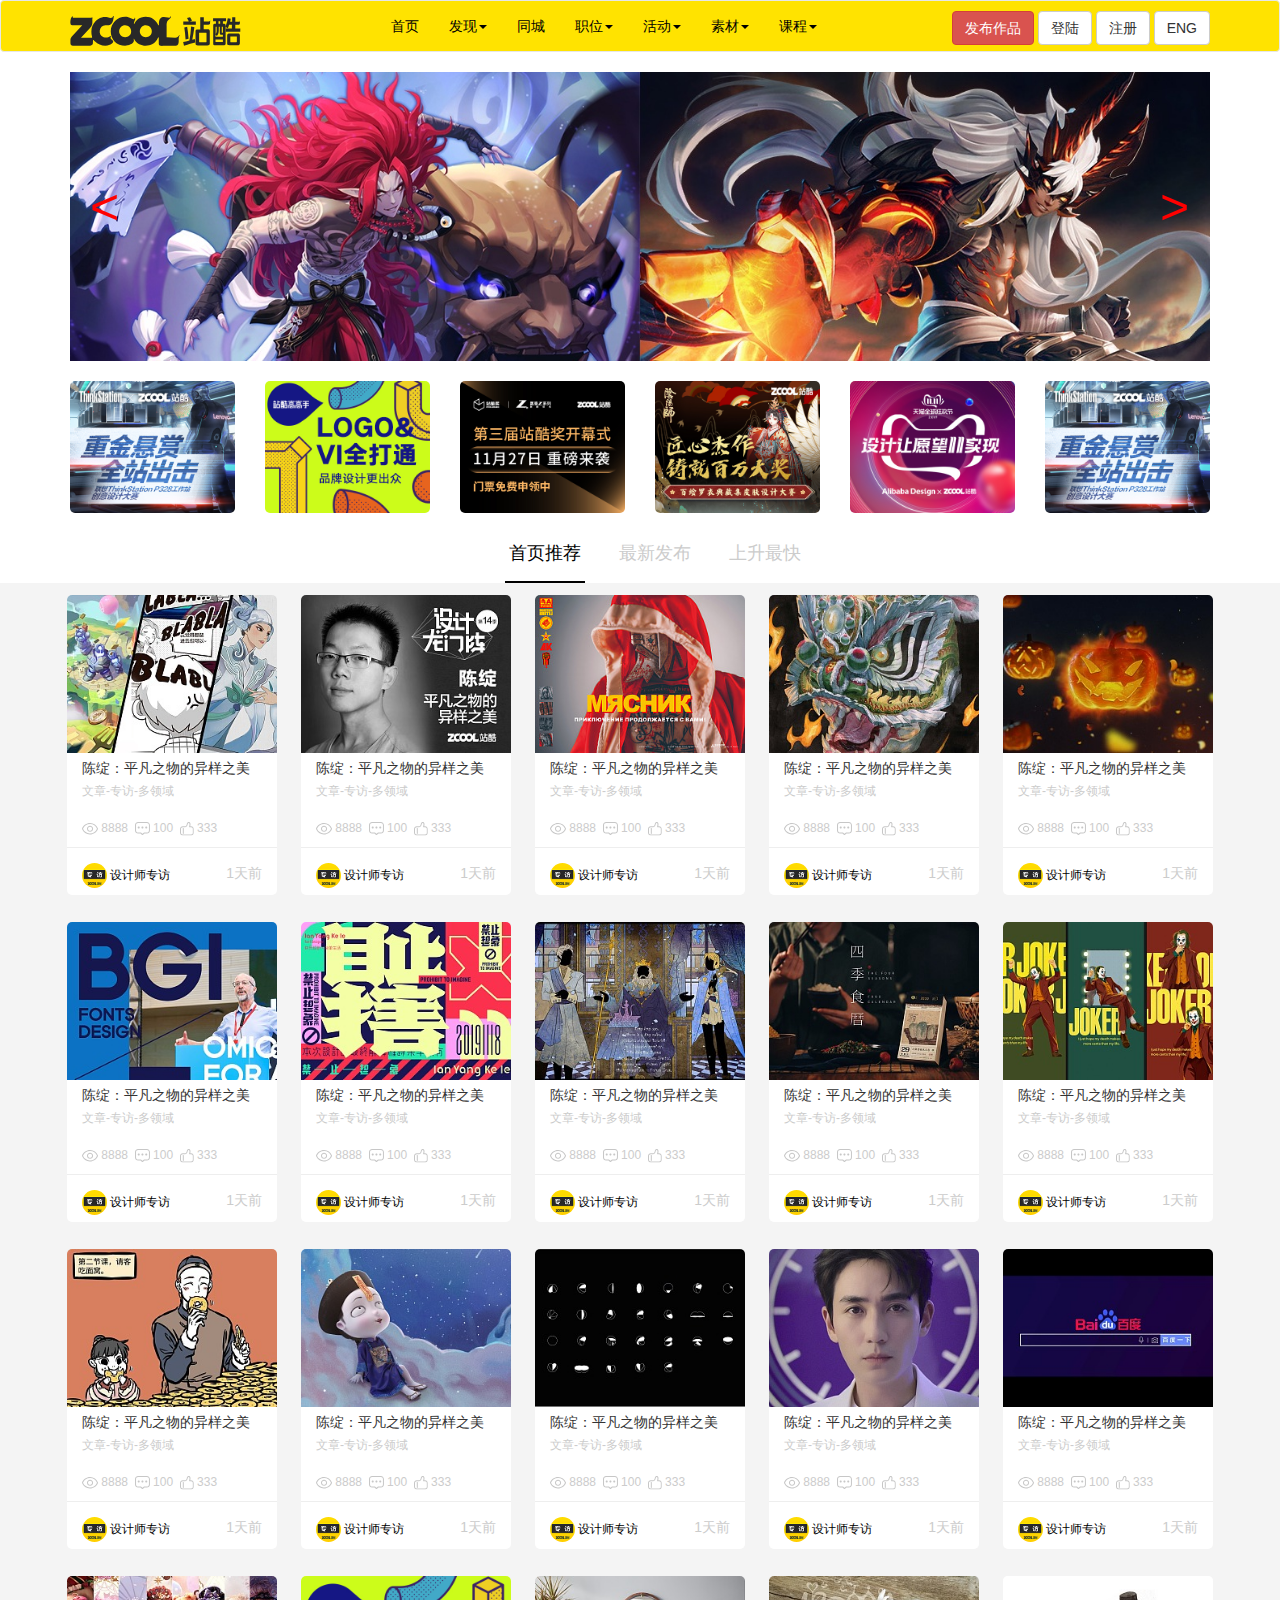
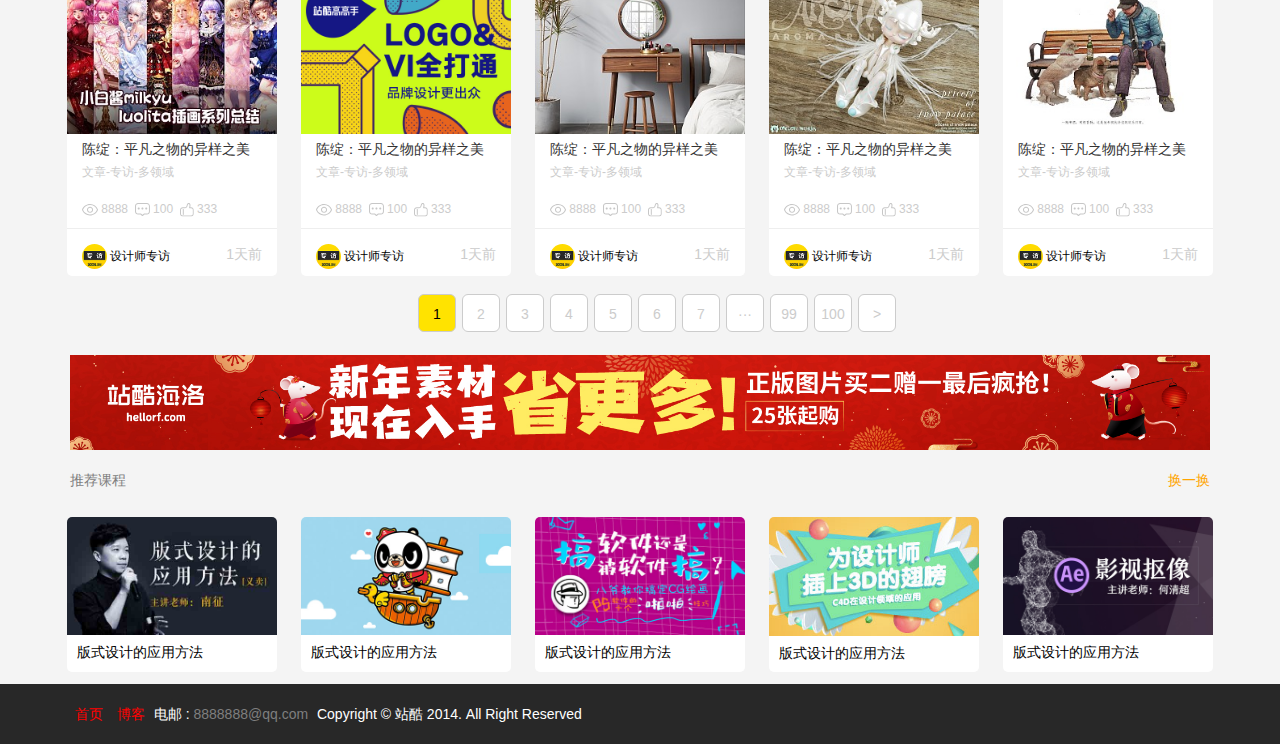
<file: test/index.html>
<!DOCTYPE html>
<html lang="en">
<head>
	<meta charset="utf-8">
    <meta http-equiv="X-UA-Compatible" content="IE=edge">
    <meta name="viewport" content="width=device-width, initial-scale=1">
    <title>响应式站酷</title>
    <link rel="stylesheet" href="css/bootstrap.css">
    <link rel="stylesheet" href="css/index.css">
    <script src="js/jquery-1.11.1.js"></script>
    <script src='js/jquery-1.11.1.min.js'></script>
    <script src='js/bootstrap.min.js'></script>
</head>
<body>
<nav class="navbar navbar-default">
  	<div class="container">
    
    	<div class="navbar-header">
      		<button type="button" class="navbar-toggle collapsed" data-toggle="collapse" data-target="#bs-example-navbar-collapse-1" aria-expanded="false">
		        <span class="sr-only">Toggle navigation</span>
		        <span class="icon-bar"></span>
		        <span class="icon-bar"></span>
		        <span class="icon-bar"></span>
      		</button>
      		<a class="navbar-brand" href="#"><img src="images/logo.svg" alt="" height="30px"></a>
    	</div>

    <!-- Collect the nav links, forms, and other content for toggling -->
    	<div class="collapse navbar-collapse" id="bs-example-navbar-collapse-1">
      		<ul class="nav navbar-nav my-nav">
        		<!-- <li class="active"><a href="#">一站式服务 <span class="sr-only">(current)</span></a></li> -->
            <li><a href="#">首页</a></li>
            <li class="dropdown">
                <a href="#" class="dropdown-toggle" data-toggle="dropdown" role="button" aria-haspopup="true" aria-expanded="false">发现<span class="caret"></span></a>
                <ul class="dropdown-menu">
                  <li><a href="#">平面</a></li>
                  <li><a href="#">UI</a></li>
                  <li><a href="#">网页</a></li>
                  <li role="separator" class="divider"></li>
                  <li><a href="#">精选作品</a></li>
                  <li role="separator" class="divider"></li>
                  <li><a href="#">编辑推荐</a></li>
                </ul>
            </li>
        		<li><a href="#">同城</a></li>
        		<li class="dropdown">
          			<a href="#" class="dropdown-toggle" data-toggle="dropdown" role="button" aria-haspopup="true" aria-expanded="false">职位<span class="caret"></span></a>
	          		<ul class="dropdown-menu">
			            <li><a href="#">职位</a></li>
			            <li><a href="#">公司</a></li>
			            <li><a href="#">发布职位</a></li>
			            
	          		</ul>
        		</li>
            <li class="dropdown">
                <a href="#" class="dropdown-toggle" data-toggle="dropdown" role="button" aria-haspopup="true" aria-expanded="false">活动<span class="caret"></span></a>
                <ul class="dropdown-menu">
                  <li><a href="#">设计大赛</a></li>
                  <li><a href="#">专题策划</a></li>
                  <li><a href="#">线上活动</a></li>
                  <li><a href="#">线下活动</a></li>
                </ul>
            </li>
            <li class="dropdown">
                <a href="#" class="dropdown-toggle" data-toggle="dropdown" role="button" aria-haspopup="true" aria-expanded="false">素材<span class="caret"></span></a>
                <ul class="dropdown-menu">
                  <li><a href="#">图片</a></li>
                  <li><a href="#">素材</a></li>
                  <li><a href="#">字体</a></li>
                  
                  <li><a href="#">音乐</a></li>
                 
                </ul>
            </li>
            <li class="dropdown">
                <a href="#" class="dropdown-toggle" data-toggle="dropdown" role="button" aria-haspopup="true" aria-expanded="false">课程<span class="caret"></span></a>
                <ul class="dropdown-menu">
                  <li><a href="#">正在热销</a></li>
                  <li><a href="#">口碑好课</a></li>                
                </ul>
            </li>
      		</ul>
      		
	      	<ul class="nav navbar-nav navbar-right my-btn">
            <input class="btn btn-danger" type="button" value="发布作品">
	        	<input class="btn btn-default" type="button" value="登陆">
				<input class="btn btn-default" type="submit" value="注册">
				<a class="btn btn-default" href="#" role="button">ENG</a>
	        	
	      	</ul>
    </div><!-- /.navbar-collapse -->
  </div><!-- /.container-fluid -->
</nav>



<div class="top">
  <div class="container">
    <div class="row">
      <div class="col-xs-12 col-md-12 auto">
        <ul class="lunbo">
          <li class="col-xs-2 col-md-2" style="padding-left: 0;padding-right: 0;"><img src="images/lunbo1.png@1380w" class="img-responsive" alt=""></li>
          <li class="col-xs-2 col-md-2" style="padding-left: 0;padding-right: 0;"><img src="images/lunbo2.png@1380w" class="img-responsive" alt=""></li>
          <li class="col-xs-2 col-md-2" style="padding-left: 0;padding-right: 0;"><img src="images/lunbo3.jpg@1380w" class="img-responsive" alt=""></li>
          <li class="col-xs-2 col-md-2" style="padding-left: 0;padding-right: 0;"><img src="images/lunbo4.png@1380w" class="img-responsive" alt=""></li>
          <li class="col-xs-2 col-md-2" style="padding-left: 0;padding-right: 0;"><img src="images/lunbo5.png@1380w" class="img-responsive" alt=""></li>
          <li class="col-xs-2 col-md-2" style="padding-left: 0;padding-right: 0;"><img src="images/lunbo1.png@1380w" class="img-responsive" alt=""></li>
        </ul>
        <span class="left"><</span>
        <span class="right1">></span>

        <script>
      var i=$('.auto').width();
      console.log(i);
      var n=0


       $('.left').click(function(event) {
      n++;
      if(n>5){
        $('.lunbo').css('margin-left', '0px');
        n=1
      }
      $('.lunbo').stop().animate({'margin-left':-n*i+'px'}, 1000);
      
    });

       $('.right1').click(function(event) {
      n--;
      if(n<0){
        $('.lunbo').css('margin-left', -5*i+'px');
        n=4
      }
      $('.lunbo').stop().animate({'margin-left':-n*i+'px'}, 1000);
      
    });
               
           var timer;
           function go(){
            clearInterval(timer)
            timer=setInterval(function(){
              n++;
          if(n>5){
        $('.lunbo').css('margin-left', '0px');
        n=1
      }
      $('.lunbo').stop().animate({'margin-left':-n*i+'px'}, 1000);
            },2000)
           }
           go();

           $('.auto').hover(function() {
      clearInterval(timer)
    }, function() {
      go()
    });
    </script>


      </div>
      <div class="col-xs-6 col-md-2 topbox">
        <li><img src="images/01.jpg" class="img-responsive" 
           alt=""></li>
      </div>
      <div class="col-xs-6 col-md-2 topbox">
        <li><img src="images/02.jpg" class="img-responsive" 
           alt=""></li>
      </div>
      <div class="col-xs-6 col-md-2 topbox">
        <li><img src="images/03.jpg" class="img-responsive" 
           alt=""></li>
      </div>
      <div class="col-xs-6 col-md-2 topbox">
        <li><img src="images/04.jpg" class="img-responsive" 
           alt=""></li>
      </div>
      <div class="col-xs-6 col-md-2 topbox">
        <li><img src="images/05.jpg" class="img-responsive" 
           alt=""></li>
      </div>
      <div class="col-xs-6 col-md-2 topbox">
        <li><img src="images/01.jpg" class="img-responsive" 
           alt=""></li>
      </div>

      <div class="bottom1">
      <ul>
        <li class="li">首页推荐</li>
        <li class="li">最新发布</li>
        <li class="li">上升最快</li>
      </ul>
    </div>

    <script>
      var k=$('.bottom1 ul').offset().top

    $(window).scroll(function(event) {
      var h=$(window).scrollTop()
      
      
      console.log(k)

            if(h>=k){
              $('.bottom1').css('position', 'fixed');
            }else{
              $('.bottom1').css('position', '');
            }
    });    
    </script>
    </div>
  </div>
</div>


<div class="content">
  <div class="container">
    <div class="row">
      <div class="col-xs-6 li">
        <a href="#" class="pic"><img src="images/con25.jpg" alt="" width="210px"></a>
        <p class="tit">陈绽：平凡之物的异样之美</p>
        <p class="sty">文章-专访-多领域</p>

        <span class="see"><img src="images/eye.svg" alt=""> 8888&nbsp;&nbsp;<img alt="" src="images/discuss.svg"> 100&nbsp;&nbsp;<img alt="" src="images/zan.svg"> 333</span>
        <hr>
        <span class="name22">
          <a href="#" class="name"><img src="images/name.jpg" alt="" width="25px" class="nameimg"> 设计师专访
          </a>
          </span>
        <p class="right">1天前</p>
      </div>
      <div class="col-xs-6 li">
        <a href="#" class="pic"><img src="images/con01.jpg" alt="" width="210px"></a>
        <p class="tit">陈绽：平凡之物的异样之美</p>
        <p class="sty">文章-专访-多领域</p>

        <span class="see"><img src="images/eye.svg" alt=""> 8888&nbsp;&nbsp;<img alt="" src="images/discuss.svg"> 100&nbsp;&nbsp;<img alt="" src="images/zan.svg"> 333</span>
        <hr>
        <span class="name22">
          <a href="#" class="name"><img src="images/name.jpg" alt="" width="25px" class="nameimg"> 设计师专访
          </a>
          </span>
        <p class="right">1天前</p>
      </div>
      <div class="col-xs-6 li">
        <a href="#" class="pic"><img src="images/con02.jpg" alt="" width="210px"></a>
        <p class="tit">陈绽：平凡之物的异样之美</p>
        <p class="sty">文章-专访-多领域</p>

        <span class="see"><img src="images/eye.svg" alt=""> 8888&nbsp;&nbsp;<img alt="" src="images/discuss.svg"> 100&nbsp;&nbsp;<img alt="" src="images/zan.svg"> 333</span>
        <hr>
        <span class="name22">
          <a href="#" class="name"><img src="images/name.jpg" alt="" width="25px" class="nameimg"> 设计师专访
          </a>
          </span>
        <p class="right">1天前</p>
      </div>
      <div class="col-xs-6 li">
        <a href="#" class="pic"><img src="images/con03.jpg" alt="" width="210px"></a>
        <p class="tit">陈绽：平凡之物的异样之美</p>
        <p class="sty">文章-专访-多领域</p>

        <span class="see"><img src="images/eye.svg" alt=""> 8888&nbsp;&nbsp;<img alt="" src="images/discuss.svg"> 100&nbsp;&nbsp;<img alt="" src="images/zan.svg"> 333</span>
        <hr>
        <span class="name22">
          <a href="#" class="name"><img src="images/name.jpg" alt="" width="25px" class="nameimg"> 设计师专访
          </a>
          </span>
        <p class="right">1天前</p>
      </div>
      <div class="col-xs-6 li">
        <a href="#" class="pic"><img src="images/con04.jpg" alt="" width="210px"></a>
        <p class="tit">陈绽：平凡之物的异样之美</p>
        <p class="sty">文章-专访-多领域</p>

        <span class="see"><img src="images/eye.svg" alt=""> 8888&nbsp;&nbsp;<img alt="" src="images/discuss.svg"> 100&nbsp;&nbsp;<img alt="" src="images/zan.svg"> 333</span>
        <hr>
        <span class="name22">
          <a href="#" class="name"><img src="images/name.jpg" alt="" width="25px" class="nameimg"> 设计师专访
          </a>
          </span>
        <p class="right">1天前</p>
      </div>
      <div class="col-xs-6 li">
        <a href="#" class="pic"><img src="images/con05.jpg" alt="" width="210px"></a>
        <p class="tit">陈绽：平凡之物的异样之美</p>
        <p class="sty">文章-专访-多领域</p>

        <span class="see"><img src="images/eye.svg" alt=""> 8888&nbsp;&nbsp;<img alt="" src="images/discuss.svg"> 100&nbsp;&nbsp;<img alt="" src="images/zan.svg"> 333</span>
        <hr>
        <span class="name22">
          <a href="#" class="name"><img src="images/name.jpg" alt="" width="25px" class="nameimg"> 设计师专访
          </a>
          </span>
        <p class="right">1天前</p>
      </div>
      <div class="col-xs-6 li">
        <a href="#" class="pic"><img src="images/con06.jpg" alt="" width="210px"></a>
        <p class="tit">陈绽：平凡之物的异样之美</p>
        <p class="sty">文章-专访-多领域</p>

        <span class="see"><img src="images/eye.svg" alt=""> 8888&nbsp;&nbsp;<img alt="" src="images/discuss.svg"> 100&nbsp;&nbsp;<img alt="" src="images/zan.svg"> 333</span>
        <hr>
        <span class="name22">
          <a href="#" class="name"><img src="images/name.jpg" alt="" width="25px" class="nameimg"> 设计师专访
          </a>
          </span>
        <p class="right">1天前</p>
      </div>
      <div class="col-xs-6 li">
        <a href="#" class="pic"><img src="images/con07.jpg" alt="" width="210px"></a>
        <p class="tit">陈绽：平凡之物的异样之美</p>
        <p class="sty">文章-专访-多领域</p>

        <span class="see"><img src="images/eye.svg" alt=""> 8888&nbsp;&nbsp;<img alt="" src="images/discuss.svg"> 100&nbsp;&nbsp;<img alt="" src="images/zan.svg"> 333</span>
        <hr>
        <span class="name22">
          <a href="#" class="name"><img src="images/name.jpg" alt="" width="25px" class="nameimg"> 设计师专访
          </a>
          </span>
        <p class="right">1天前</p>
      </div>
      <div class="col-xs-6 li">
        <a href="#" class="pic"><img src="images/con08.jpg" alt="" width="210px"></a>
        <p class="tit">陈绽：平凡之物的异样之美</p>
        <p class="sty">文章-专访-多领域</p>

        <span class="see"><img src="images/eye.svg" alt=""> 8888&nbsp;&nbsp;<img alt="" src="images/discuss.svg"> 100&nbsp;&nbsp;<img alt="" src="images/zan.svg"> 333</span>
        <hr>
        <span class="name22">
          <a href="#" class="name"><img src="images/name.jpg" alt="" width="25px" class="nameimg"> 设计师专访
          </a>
          </span>
        <p class="right">1天前</p>
      </div>
      <div class="col-xs-6 li">
        <a href="#" class="pic"><img src="images/con09.jpg" alt="" width="210px"></a>
        <p class="tit">陈绽：平凡之物的异样之美</p>
        <p class="sty">文章-专访-多领域</p>

        <span class="see"><img src="images/eye.svg" alt=""> 8888&nbsp;&nbsp;<img alt="" src="images/discuss.svg"> 100&nbsp;&nbsp;<img alt="" src="images/zan.svg"> 333</span>
        <hr>
        <span class="name22">
          <a href="#" class="name"><img src="images/name.jpg" alt="" width="25px" class="nameimg"> 设计师专访
          </a>
          </span>
        <p class="right">1天前</p>
      </div>
      <div class="col-xs-6 li">
        <a href="#" class="pic"><img src="images/con10.jpg" alt="" width="210px"></a>
        <p class="tit">陈绽：平凡之物的异样之美</p>
        <p class="sty">文章-专访-多领域</p>

        <span class="see"><img src="images/eye.svg" alt=""> 8888&nbsp;&nbsp;<img alt="" src="images/discuss.svg"> 100&nbsp;&nbsp;<img alt="" src="images/zan.svg"> 333</span>
        <hr>
        <span class="name22">
          <a href="#" class="name"><img src="images/name.jpg" alt="" width="25px" class="nameimg"> 设计师专访
          </a>
          </span>
        <p class="right">1天前</p>
      </div>
      <div class="col-xs-6 li">
        <a href="#" class="pic"><img src="images/con11.jpg" alt="" width="210px"></a>
        <p class="tit">陈绽：平凡之物的异样之美</p>
        <p class="sty">文章-专访-多领域</p>

        <span class="see"><img src="images/eye.svg" alt=""> 8888&nbsp;&nbsp;<img alt="" src="images/discuss.svg"> 100&nbsp;&nbsp;<img alt="" src="images/zan.svg"> 333</span>
        <hr>
        <span class="name22">
          <a href="#" class="name"><img src="images/name.jpg" alt="" width="25px" class="nameimg"> 设计师专访
          </a>
          </span>
        <p class="right">1天前</p>
      </div>
      <div class="col-xs-6 li">
        <a href="#" class="pic"><img src="images/con12.jpg" alt="" width="210px"></a>
        <p class="tit">陈绽：平凡之物的异样之美</p>
        <p class="sty">文章-专访-多领域</p>

        <span class="see"><img src="images/eye.svg" alt=""> 8888&nbsp;&nbsp;<img alt="" src="images/discuss.svg"> 100&nbsp;&nbsp;<img alt="" src="images/zan.svg"> 333</span>
        <hr>
        <span class="name22">
          <a href="#" class="name"><img src="images/name.jpg" alt="" width="25px" class="nameimg"> 设计师专访
          </a>
          </span>
        <p class="right">1天前</p>
      </div>
      <div class="col-xs-6 li">
        <a href="#" class="pic"><img src="images/con13.jpg" alt="" width="210px"></a>
        <p class="tit">陈绽：平凡之物的异样之美</p>
        <p class="sty">文章-专访-多领域</p>

        <span class="see"><img src="images/eye.svg" alt=""> 8888&nbsp;&nbsp;<img alt="" src="images/discuss.svg"> 100&nbsp;&nbsp;<img alt="" src="images/zan.svg"> 333</span>
        <hr>
        <span class="name22">
          <a href="#" class="name"><img src="images/name.jpg" alt="" width="25px" class="nameimg"> 设计师专访
          </a>
          </span>
        <p class="right">1天前</p>
      </div>
      <div class="col-xs-6 li">
        <a href="#" class="pic"><img src="images/con14.jpg" alt="" width="210px"></a>
        <p class="tit">陈绽：平凡之物的异样之美</p>
        <p class="sty">文章-专访-多领域</p>

        <span class="see"><img src="images/eye.svg" alt=""> 8888&nbsp;&nbsp;<img alt="" src="images/discuss.svg"> 100&nbsp;&nbsp;<img alt="" src="images/zan.svg"> 333</span>
        <hr>
        <span class="name22">
          <a href="#" class="name"><img src="images/name.jpg" alt="" width="25px" class="nameimg"> 设计师专访
          </a>
          </span>
        <p class="right">1天前</p>
      </div>
      <div class="col-xs-6 li">
        <a href="#" class="pic"><img src="images/con15.jpg" alt="" width="210px"></a>
        <p class="tit">陈绽：平凡之物的异样之美</p>
        <p class="sty">文章-专访-多领域</p>

        <span class="see"><img src="images/eye.svg" alt=""> 8888&nbsp;&nbsp;<img alt="" src="images/discuss.svg"> 100&nbsp;&nbsp;<img alt="" src="images/zan.svg"> 333</span>
        <hr>
        <span class="name22">
          <a href="#" class="name"><img src="images/name.jpg" alt="" width="25px" class="nameimg"> 设计师专访
          </a>
          </span>
        <p class="right">1天前</p>
      </div>
      <div class="col-xs-6 li">
        <a href="#" class="pic"><img src="images/con16.jpg" alt="" width="210px"></a>
        <p class="tit">陈绽：平凡之物的异样之美</p>
        <p class="sty">文章-专访-多领域</p>

        <span class="see"><img src="images/eye.svg" alt=""> 8888&nbsp;&nbsp;<img alt="" src="images/discuss.svg"> 100&nbsp;&nbsp;<img alt="" src="images/zan.svg"> 333</span>
        <hr>
        <span class="name22">
          <a href="#" class="name"><img src="images/name.jpg" alt="" width="25px" class="nameimg"> 设计师专访
          </a>
          </span>
        <p class="right">1天前</p>
      </div>
      <div class="col-xs-6 li">
        <a href="#" class="pic"><img src="images/con17.jpg" alt="" width="210px"></a>
        <p class="tit">陈绽：平凡之物的异样之美</p>
        <p class="sty">文章-专访-多领域</p>

        <span class="see"><img src="images/eye.svg" alt=""> 8888&nbsp;&nbsp;<img alt="" src="images/discuss.svg"> 100&nbsp;&nbsp;<img alt="" src="images/zan.svg"> 333</span>
        <hr>
        <span class="name22">
          <a href="#" class="name"><img src="images/name.jpg" alt="" width="25px" class="nameimg"> 设计师专访
          </a>
          </span>
        <p class="right">1天前</p>
      </div>
      <div class="col-xs-6 li">
        <a href="#" class="pic"><img src="images/con18.jpg" alt="" width="210px"></a>
        <p class="tit">陈绽：平凡之物的异样之美</p>
        <p class="sty">文章-专访-多领域</p>

        <span class="see"><img src="images/eye.svg" alt=""> 8888&nbsp;&nbsp;<img alt="" src="images/discuss.svg"> 100&nbsp;&nbsp;<img alt="" src="images/zan.svg"> 333</span>
        <hr>
        <span class="name22">
          <a href="#" class="name"><img src="images/name.jpg" alt="" width="25px" class="nameimg"> 设计师专访
          </a>
          </span>
        <p class="right">1天前</p>
      </div>
      <div class="col-xs-6 li">
        <a href="#" class="pic"><img src="images/con19.jpg" alt="" width="210px"></a>
        <p class="tit">陈绽：平凡之物的异样之美</p>
        <p class="sty">文章-专访-多领域</p>

        <span class="see"><img src="images/eye.svg" alt=""> 8888&nbsp;&nbsp;<img alt="" src="images/discuss.svg"> 100&nbsp;&nbsp;<img alt="" src="images/zan.svg"> 333</span>
        <hr>
        <span class="name22">
          <a href="#" class="name"><img src="images/name.jpg" alt="" width="25px" class="nameimg"> 设计师专访
          </a>
          </span>
        <p class="right">1天前</p>
      </div>
      
      <ol>
      <li class="n1"><a href="#">1</a></li>
      <li><a href="#">2</a></li>
      <li><a href="#">3</a></li>
      <li><a href="#">4</a></li>
      <li><a href="#">5</a></li>
      <li><a href="#">6</a></li>
      <li><a href="#">7</a></li>
      <li><a href="#">···</a></li>
      <li><a href="#">99</a></li>
      <li><a href="#">100</a></li>
      <li><a href="#">></a></li>
    </ol>
      
      <div class="bot">
        <div class="container">
          <div class="row">
            <div class="col-xs-12 col-md-12">
              <img src="images/gg.jpg" class="img-responsive" alt="">
            </div>
          </div>
        </div>
    </div>

      <div class="kc">
        <div class="container">
          <div class="row">
            <div class="col-xs-12 col-md-12">
              <span class="left">推荐课程</span>
              <span class="right">换一换</span>
            </div>
          </div>
        </div>
      </div>

      <div class="kcbox">
        <div class="container">
          <div class="row">
            
        <div class="col-xs-12 kkk">
          <img src="images/bo1.jpg" alt="" width="210px">
          <a href="#">版式设计的应用方法</a>
        </div>
        <div class="col-xs-12 kkk">
          <img src="images/bo2.jpg" alt="" width="210px">
          <a href="#">版式设计的应用方法</a>
        </div>
        <div class="col-xs-12 kkk">
          <img src="images/bo3.jpg" alt="" width="210px">
          <a href="#">版式设计的应用方法</a>
        </div>
        <div class="col-xs-12 kkk">
          <img src="images/bo4.jpg" alt="" width="210px">
          <a href="#">版式设计的应用方法</a>
        </div>
        <div class="col-xs-12 kkk">
          <img src="images/bo5.jpg" alt="" width="210px">
          <a href="#">版式设计的应用方法</a>
        </div>
        

        
    
          </div>
        </div>
      </div>
  </div>


  <div class="gotop">
    <img src="images/go.png" alt="">
  </div>
     <script>
      var y=$('.content .kcbox .kkk').offset().top
       $(window).scroll(function(event) {
      var h=$(window).scrollTop()
      console.log(h)
      console.log(y)
      if(h>200){
        $('.gotop').fadeIn()
      }else{
        $('.gotop').fadeOut()
      }
            
            if(h>=y){
              $('.gotop').css('position', 'absolute');
            }else{
              $('.gotop').css('position', 'fixed');
            }
    });

    $('.gotop').click(function(event) {
          var h=$(window).scrollTop()
        if(h>400){
        $('html,body').animate({'scrollTop':0+'px'},500)
                }
          });      
        
  </script>
     </script>
</div>

<footer>
  <div class="container">
    <div class="row">
      <div class="col-xs-12">
      <a href="#" class="aa">首页</a>
      <a href="#" class="aa">博客</a>
      <span>电邮 : <a href="#" class="ab">8888888@qq.com</a></span>
      <span>Copyright © 站酷 2014. All Right Reserved</span>
    </div>
    </div>
  </div>
</footer>


</body>
</html>
</file>
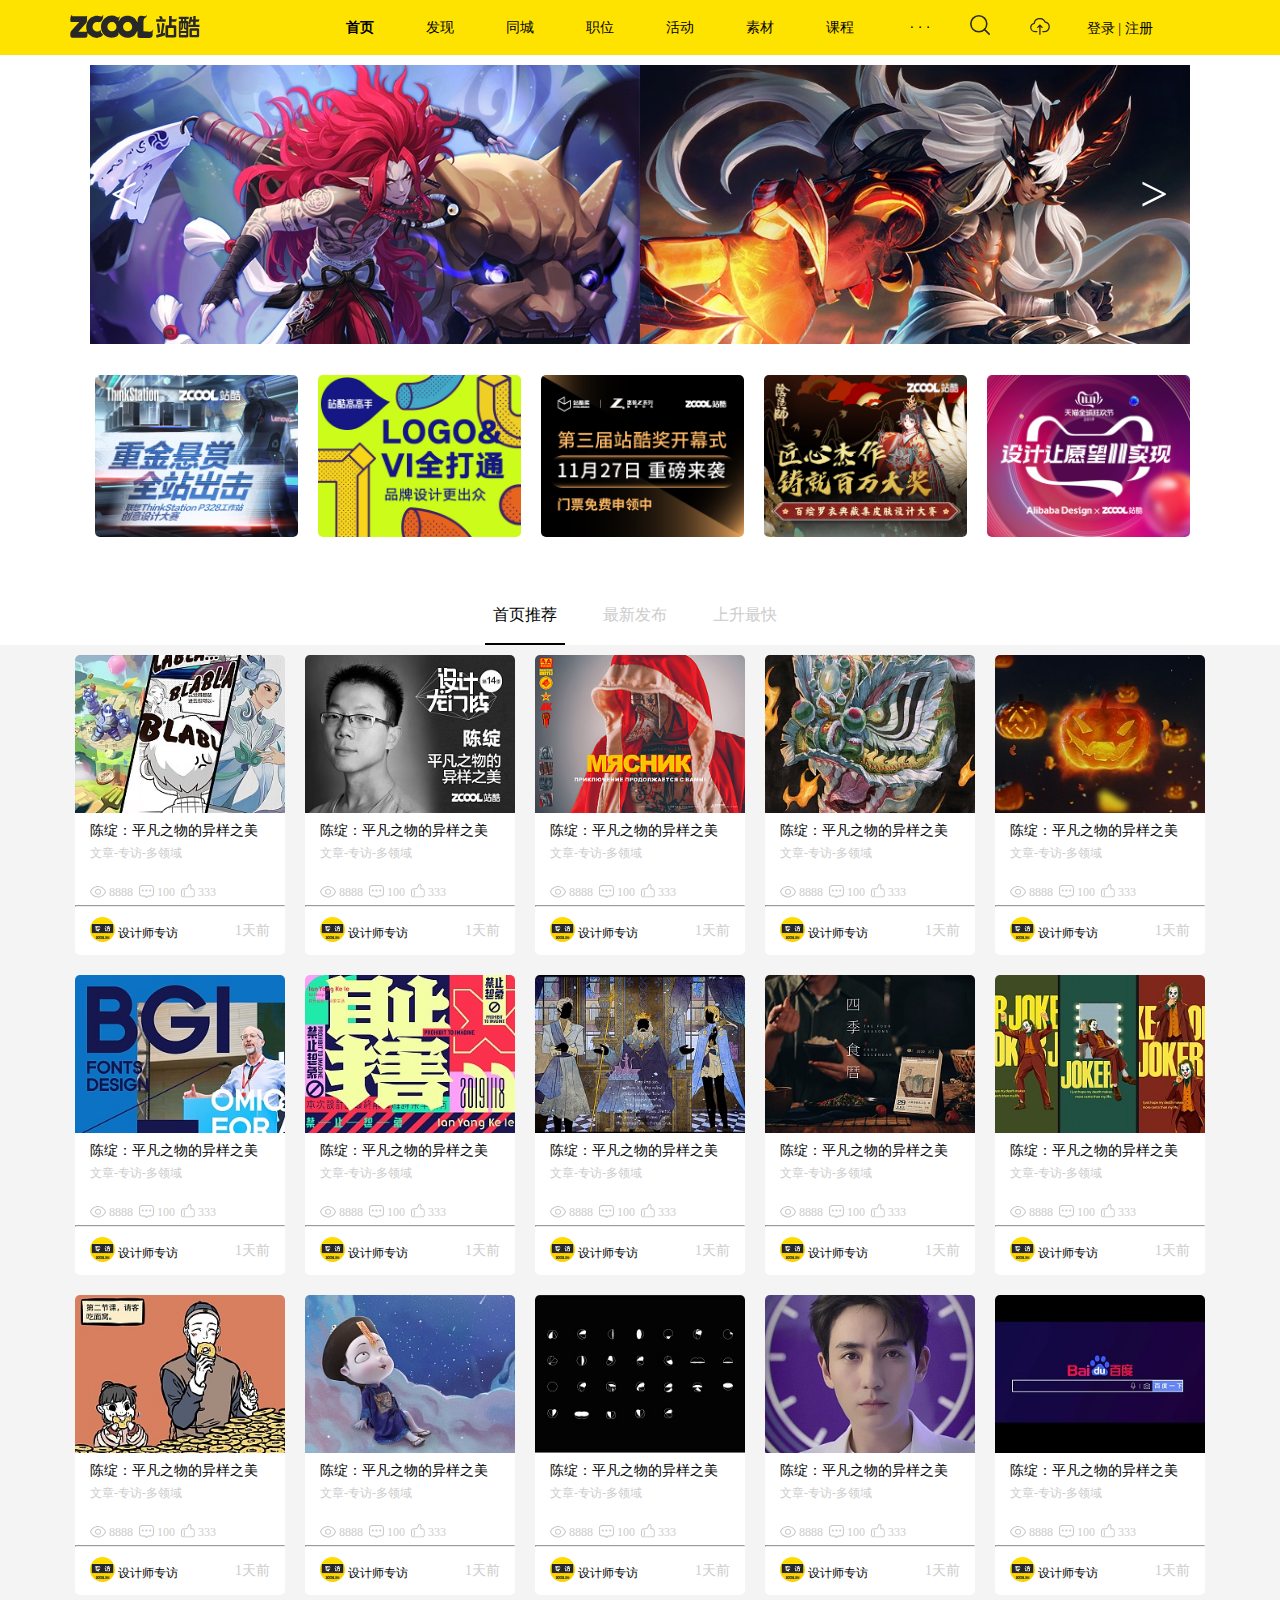
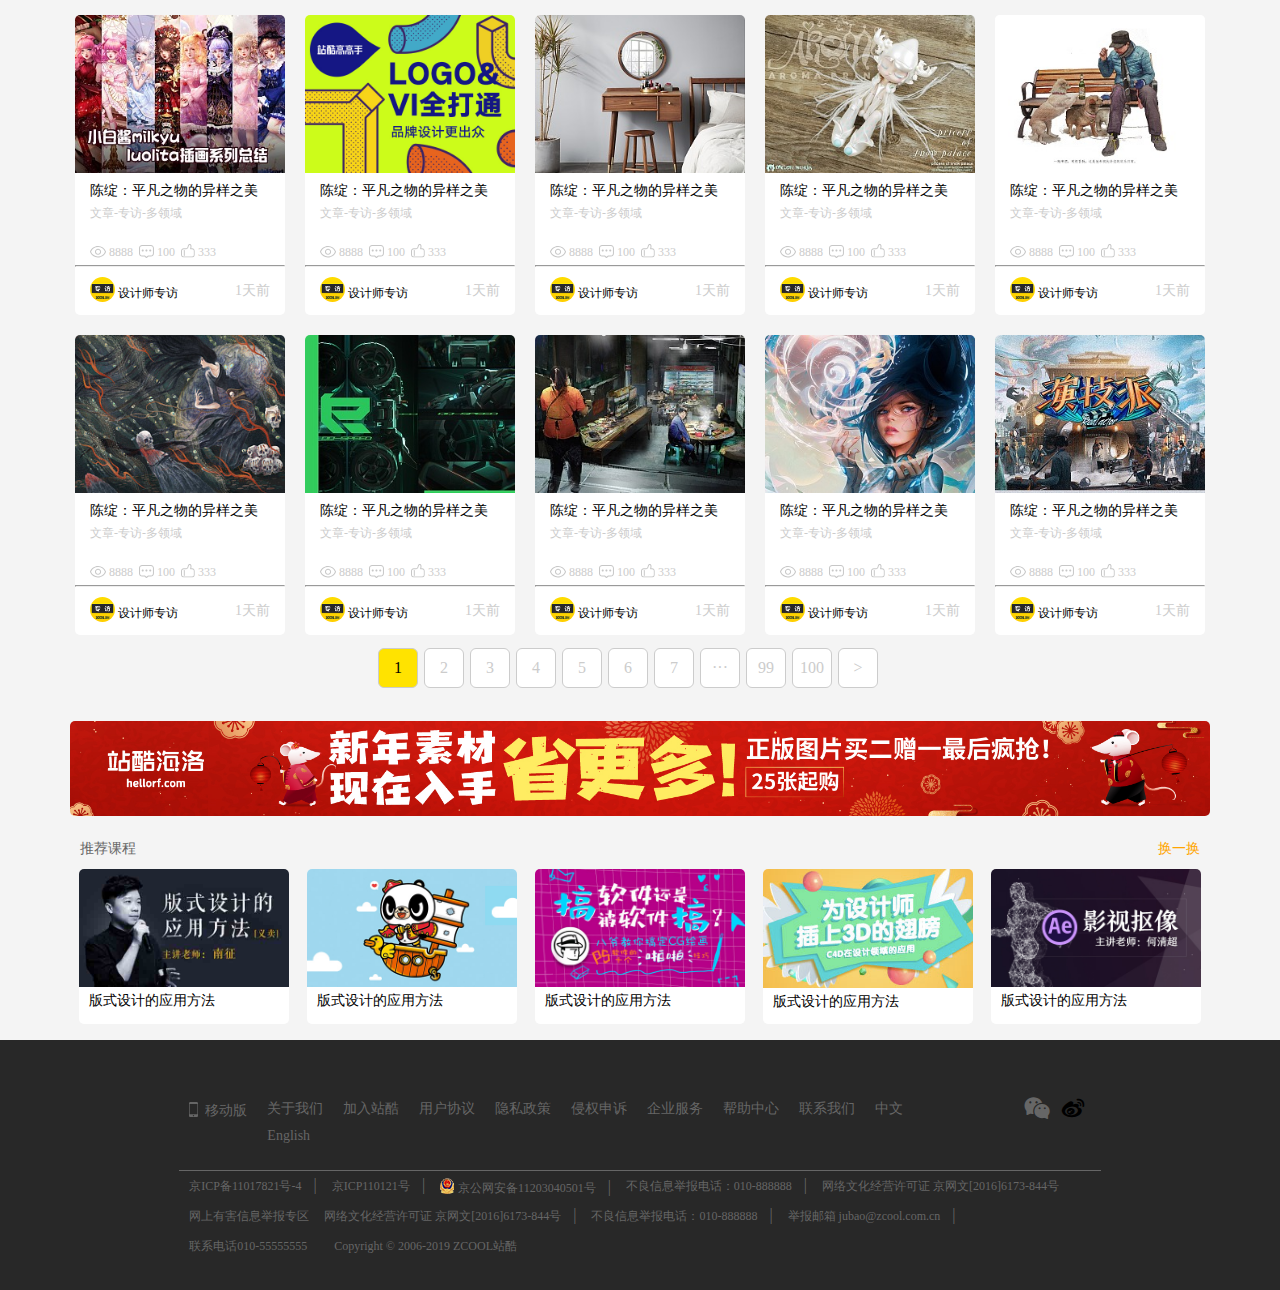
<file: 站酷网站/index.html>
<!DOCTYPE html>
<html lang="en">
<head>
	<meta charset="UTF-8">
	<title>首页</title>
	<link rel="stylesheet" href="css/public.css">
	<link rel="stylesheet" href="css/index.css">
	<link rel="stylesheet" href="css/iconfont.css">
</head>
<body>

	
	<header>
		<div class="box">
		<div class="logo"><img src="images/logo.svg" alt="" width="130px"></div>
			<ul class="ul">
				<li class="li">
					<a href="index.html" class="a1">首页</a>
				</li>
				<li class="li">
					<a href="find.html" class="a2">发现</a>
					<div class="nav">
						<ul>
							<li><span><a href="">平面</a></span></li>
							<li><span><a href="">UI</a></span></li>
							<li><span><a href="">网页</a></span></li>
							<li><span><a href="">插画</a></span></li>
							<li><span><a href="">动漫</a></span></li>
							<li><span><a href="">摄影</a></span></li>
							<li><span><a href="">空间</a></span></li>
							<li><span><a href="">平面</a></span></li>
							<li><span><a href="">UI</a></span></li>
							<li><span><a href="">网页</a></span></li>
							<li><span><a href="">插画</a></span></li>
							<li><span><a href="">动漫</a></span></li>
							<li><span><a href="">摄影</a></span></li>
							<li><span><a href="">空间</a></span></li>
						</ul>
						<hr>
						
							<ol>
								<li><a href="#">精选作品 》</a></li>
								<li><a href="#">精选文章 》</a></li>
								<li><a href="#">精选收藏 》</a></li>
							</ol>
						
					</div>
				</li>
				<li class="li">
					<a href="city.html" class="a2">同城</a>
				</li>
				<li class="li">
					<a href="recruit.html" class="a2">职位</a>
					<div class="nav1">
						<ul>
							<li><a href="#">职位</a></li>
							<li><a href="#">公司</a></li>
							<li><a href="#">发布职位</a></li>
						</ul>
					</div>
				</li>
				<li class="li">
					<a href="activity.html" class="a2">活动</a>
					<div class="nav2">
						<ul>
							<li><a href="#">设计大赛</a></li>
							<li><a href="#">专题策划</a></li>
							<li><a href="#">线上活动</a></li>
							<li><a href="#">线下活动</a></li>
							<li><a href="#">学习音频</a></li>
						</ul>
					</div>
				</li >
				<li class="li">
					<a href="index.html" class="a2">素材</a>
					<div class="nav3">
						<ul>
							<li><a href="#">图片</a></li>
							<li><a href="#">视频</a></li>
							<li><a href="#">字体</a></li>
							<li><a href="#">音乐</a></li>
						</ul>
					</div>
				</li>
				<li class="li">
					<a href="index.html" class="a2">课程</a>
					<div class="nav4">
						<ul>
							<li><a href="#">正在热销</a></li>
							<li><a href="#">口碑好课</a></li>
						</ul>
					</div>
				</li>
				<li class="li">
					<a href="index.html" class="a2">· · ·</a>
					<div class="nav5">
						<ul>
							<li><a href="#">榜单</a></li>
							<li><a href="#">设计师</a></li>
							<li><a href="#">站酷APP</a></li>
							<li><a href="#">站酷字体</a></li>
						</ul>
					</div>
				</li>
			</ul>
			<div class="search"><img src="images/search.svg" alt="" width="20px"></div>
			<div class="upload"><i><img src="images/upload.svg" alt="" width="20px"></i></div>

			<div class="right">
				<span><a href="zqlogin.html">登录 |</a></span>
				<span><a href="">注册</a></span>
			</div>
		</div>
	</header>
	<script src="js/jquery-1.11.1.js"></script>
	<script>
		$('.ul li').hover(function() {
			$(this).children('.nav,.nav1,.nav2,.nav3,.nav4,.nav5').show()
		}, function() {
			$(this).children('.nav,.nav1,.nav2,.nav3,.nav4,.nav5').hide()
		});
	</script>
	<div class="banner">
		<div class="auto">
			<ul class="lunbo">
				<li><img src="images/lunbo1.png@1380w" alt=""></li>
				<li><img src="images/lunbo2.png@1380w" alt=""></li>
				<li><img src="images/lunbo3.jpg@1380w" alt=""></li>
                <li><img src="images/lunbo4.png@1380w" alt=""></li>
				<li><img src="images/lunbo5.png@1380w" alt=""></li>
				<li><img src="images/lunbo1.png@1380w" alt=""></li>			
			</ul>
			<span class="left"><</span>
			<span class="right1">></span>
		</div>
		<script>
			var i=1100
			var n=0


			 $('.left').click(function(event) {
			n++;
			if(n>5){
				$('.lunbo').css('margin-left', '0px');
				n=1
			}
			$('.lunbo').stop().animate({'margin-left':-n*i+'px'}, 1000);
			
		});

			 $('.right1').click(function(event) {
			n--;
			if(n<0){
				$('.lunbo').css('margin-left', -5*i+'px');
				n=4
			}
			$('.lunbo').stop().animate({'margin-left':-n*i+'px'}, 1000);
			
		});
               
           var timer;
           function go(){
           	clearInterval(timer)
           	timer=setInterval(function(){
           		n++;
			    if(n>5){
				$('.lunbo').css('margin-left', '0px');
				n=1
			}
			$('.lunbo').stop().animate({'margin-left':-n*i+'px'}, 1000);
           	},2000)
           }
           go();

           $('.auto').hover(function() {
			clearInterval(timer)
		}, function() {
			go()
		});
		</script>

		<div class="lie">
			<ul>
				<li><img src="images/01.jpg" alt="" width="203px"></li>
                <li><img src="images/02.jpg" alt="" width="203px"></li>
                <li><img src="images/03.jpg" alt="" width="203px"></li>
                <li><img src="images/04.jpg" alt="" width="203px"></li>
                <li><img src="images/05.jpg" alt="" width="203px"></li>
			</ul>
		</div>

		<div class="bottom1">
			<ul>
				<li class="li">首页推荐</li>
				<li class="li">最新发布</li>
				<li class="li">上升最快</li>
			</ul>
		</div>
	</div>
	<script>
		var y=$('.bottom1').offset().top
		$(window).scroll(function(event) {
			var h=$(window).scrollTop()
			
			
			console.log(h)

            if(h>=y){
            	$('.bottom1').css('position', 'fixed');
            }else{
            	$('.bottom1').css('position', '');
            }
		});      
				
	</script>
	<div class="content">

		<ul class="lis">
			<li class="li">
				<a href="#" class="pic"><img src="images/con25.jpg" alt="" width="210px"></a>
				<p class="tit">陈绽：平凡之物的异样之美</p>
				<p class="sty">文章-专访-多领域</p>

				<span class="see"><img src="images/eye.svg" alt=""> 8888&nbsp;&nbsp;<img alt="" src="images/discuss.svg"> 100&nbsp;&nbsp;<img alt="" src="images/zan.svg"> 333</span>
				<hr>
				<span class="name22">
					<a href="#" class="name"><img src="images/name.jpg" alt="" width="25px" class="nameimg"> 设计师专访
					</a>
					<div class="show1">
						<div class="toptop">
							<div class="toptop1">
							<img src="images/name.jpg" alt="" width="40px" class="ppp"><h4>设计师专访</h4><img src="images/show.svg" alt="" width="15px" class="bbb"><br>
							<p>北京 | 设计爱好者</p>
                            </div>
                            <button>关注</button>
						</div>
                       <div class="footot">
                       	<ul>
                       		<li><img src="images/show01.jpg" alt="" width="105px"></li>
                       		<li><img src="images/show02.jpg" alt="" width="105px"></li>
                       		<li><img src="images/show03.jpg" alt="" width="105px"></li>
                       	</ul>
                       	  <span class="see1"><img src="images/eye.svg" alt=""> 666666&nbsp;&nbsp;<img alt="" src="images/discuss.svg"> 10000&nbsp;&nbsp;<img alt="" src="images/zan.svg"> 4333</span>
                       </div>

				</div>
			    </span>
				<p class="right">1天前</p>
			</li>
		    <li class="li">
				<a href="#" class="pic"><img src="images/con01.jpg" alt="" width="210px"></a>
				<p class="tit">陈绽：平凡之物的异样之美</p>
				<p class="sty">文章-专访-多领域</p>

				<span class="see"><img src="images/eye.svg" alt=""> 8888&nbsp;&nbsp;<img alt="" src="images/discuss.svg"> 100&nbsp;&nbsp;<img alt="" src="images/zan.svg"> 333</span>
				<hr>
				<span class="name22">
					<a href="#" class="name"><img src="images/name.jpg" alt="" width="25px" class="nameimg"> 设计师专访
					</a>
					<div class="show1">
						<div class="toptop">
							<div class="toptop1">
							<img src="images/name.jpg" alt="" width="40px" class="ppp"><h4>设计师专访</h4><img src="images/show.svg" alt="" width="15px" class="bbb"><br>
							<p>北京 | 设计爱好者</p>
                            </div>
                            <button>关注</button>
						</div>
                       <div class="footot">
                       	<ul>
                       		<li><img src="images/show01.jpg" alt="" width="105px"></li>
                       		<li><img src="images/show02.jpg" alt="" width="105px"></li>
                       		<li><img src="images/show03.jpg" alt="" width="105px"></li>
                       	</ul>
                       	  <span class="see1"><img src="images/eye.svg" alt=""> 666666&nbsp;&nbsp;<img alt="" src="images/discuss.svg"> 10000&nbsp;&nbsp;<img alt="" src="images/zan.svg"> 4333</span>
                       </div>

				</div>
			    </span>
				<p class="right">1天前</p>
			</li>
			<li class="li">
				<a href="#" class="pic"><img src="images/con02.jpg" alt="" width="210px"></a>
				<p class="tit">陈绽：平凡之物的异样之美</p>
				<p class="sty">文章-专访-多领域</p>

				<span class="see"><img src="images/eye.svg" alt=""> 8888&nbsp;&nbsp;<img alt="" src="images/discuss.svg"> 100&nbsp;&nbsp;<img alt="" src="images/zan.svg"> 333</span>
				<hr>
				<span class="name22">
					<a href="#" class="name"><img src="images/name.jpg" alt="" width="25px" class="nameimg"> 设计师专访
					</a>
					<div class="show1">
						<div class="toptop">
							<div class="toptop1">
							<img src="images/name.jpg" alt="" width="40px" class="ppp"><h4>设计师专访</h4><img src="images/show.svg" alt="" width="15px" class="bbb"><br>
							<p>北京 | 设计爱好者</p>
                            </div>
                            <button>关注</button>
						</div>
                       <div class="footot">
                       	<ul>
                       		<li><img src="images/show01.jpg" alt="" width="105px"></li>
                       		<li><img src="images/show02.jpg" alt="" width="105px"></li>
                       		<li><img src="images/show03.jpg" alt="" width="105px"></li>
                       	</ul>
                       	  <span class="see1"><img src="images/eye.svg" alt=""> 666666&nbsp;&nbsp;<img alt="" src="images/discuss.svg"> 10000&nbsp;&nbsp;<img alt="" src="images/zan.svg"> 4333</span>
                       </div>

				</div>
			    </span>
				<p class="right">1天前</p>
			</li>
			<li class="li">
				<a href="#" class="pic"><img src="images/con03.jpg" alt="" width="210px"></a>
				<p class="tit">陈绽：平凡之物的异样之美</p>
				<p class="sty">文章-专访-多领域</p>

				<span class="see"><img src="images/eye.svg" alt=""> 8888&nbsp;&nbsp;<img alt="" src="images/discuss.svg"> 100&nbsp;&nbsp;<img alt="" src="images/zan.svg"> 333</span>
				<hr>
				<span class="name22">
					<a href="#" class="name"><img src="images/name.jpg" alt="" width="25px" class="nameimg"> 设计师专访
					</a>
					<div class="show1">
						<div class="toptop">
							<div class="toptop1">
							<img src="images/name.jpg" alt="" width="40px" class="ppp"><h4>设计师专访</h4><img src="images/show.svg" alt="" width="15px" class="bbb"><br>
							<p>北京 | 设计爱好者</p>
                            </div>
                            <button>关注</button>
						</div>
                       <div class="footot">
                       	<ul>
                       		<li><img src="images/show01.jpg" alt="" width="105px"></li>
                       		<li><img src="images/show02.jpg" alt="" width="105px"></li>
                       		<li><img src="images/show03.jpg" alt="" width="105px"></li>
                       	</ul>
                       	  <span class="see1"><img src="images/eye.svg" alt=""> 666666&nbsp;&nbsp;<img alt="" src="images/discuss.svg"> 10000&nbsp;&nbsp;<img alt="" src="images/zan.svg"> 4333</span>
                       </div>

				</div>
			    </span>
				<p class="right">1天前</p>
			</li>
			<li class="li">
				<a href="#" class="pic"><img src="images/con04.jpg" alt="" width="210px"></a>
				<p class="tit">陈绽：平凡之物的异样之美</p>
				<p class="sty">文章-专访-多领域</p>

				<span class="see"><img src="images/eye.svg" alt=""> 8888&nbsp;&nbsp;<img alt="" src="images/discuss.svg"> 100&nbsp;&nbsp;<img alt="" src="images/zan.svg"> 333</span>
				<hr>
				<span class="name22">
					<a href="#" class="name"><img src="images/name.jpg" alt="" width="25px" class="nameimg"> 设计师专访
					</a>
					<div class="show1">
						<div class="toptop">
							<div class="toptop1">
							<img src="images/name.jpg" alt="" width="40px" class="ppp"><h4>设计师专访</h4><img src="images/show.svg" alt="" width="15px" class="bbb"><br>
							<p>北京 | 设计爱好者</p>
                            </div>
                            <button>关注</button>
						</div>
                       <div class="footot">
                       	<ul>
                       		<li><img src="images/show01.jpg" alt="" width="105px"></li>
                       		<li><img src="images/show02.jpg" alt="" width="105px"></li>
                       		<li><img src="images/show03.jpg" alt="" width="105px"></li>
                       	</ul>
                       	  <span class="see1"><img src="images/eye.svg" alt=""> 666666&nbsp;&nbsp;<img alt="" src="images/discuss.svg"> 10000&nbsp;&nbsp;<img alt="" src="images/zan.svg"> 4333</span>
                       </div>

				</div>
			    </span>
				<p class="right">1天前</p>
			</li>
			<li class="li">
				<a href="#" class="pic"><img src="images/con05.jpg" alt="" width="210px"></a>
				<p class="tit">陈绽：平凡之物的异样之美</p>
				<p class="sty">文章-专访-多领域</p>

				<span class="see"><img src="images/eye.svg" alt=""> 8888&nbsp;&nbsp;<img alt="" src="images/discuss.svg"> 100&nbsp;&nbsp;<img alt="" src="images/zan.svg"> 333</span>
				<hr>
				<span class="name22">
					<a href="#" class="name"><img src="images/name.jpg" alt="" width="25px" class="nameimg"> 设计师专访
					</a>
					<div class="show1">
						<div class="toptop">
							<div class="toptop1">
							<img src="images/name.jpg" alt="" width="40px" class="ppp"><h4>设计师专访</h4><img src="images/show.svg" alt="" width="15px" class="bbb"><br>
							<p>北京 | 设计爱好者</p>
                            </div>
                            <button>关注</button>
						</div>
                       <div class="footot">
                       	<ul>
                       		<li><img src="images/show01.jpg" alt="" width="105px"></li>
                       		<li><img src="images/show02.jpg" alt="" width="105px"></li>
                       		<li><img src="images/show03.jpg" alt="" width="105px"></li>
                       	</ul>
                       	  <span class="see1"><img src="images/eye.svg" alt=""> 666666&nbsp;&nbsp;<img alt="" src="images/discuss.svg"> 10000&nbsp;&nbsp;<img alt="" src="images/zan.svg"> 4333</span>
                       </div>

				</div>
			    </span>
				<p class="right">1天前</p>
			</li>
			<li class="li">
				<a href="#" class="pic"><img src="images/con06.jpg" alt="" width="210px"></a>
				<p class="tit">陈绽：平凡之物的异样之美</p>
				<p class="sty">文章-专访-多领域</p>

				<span class="see"><img src="images/eye.svg" alt=""> 8888&nbsp;&nbsp;<img alt="" src="images/discuss.svg"> 100&nbsp;&nbsp;<img alt="" src="images/zan.svg"> 333</span>
				<hr>
				<span class="name22">
					<a href="#" class="name"><img src="images/name.jpg" alt="" width="25px" class="nameimg"> 设计师专访
					</a>
					<div class="show1">
						<div class="toptop">
							<div class="toptop1">
							<img src="images/name.jpg" alt="" width="40px" class="ppp"><h4>设计师专访</h4><img src="images/show.svg" alt="" width="15px" class="bbb"><br>
							<p>北京 | 设计爱好者</p>
                            </div>
                            <button>关注</button>
						</div>
                       <div class="footot">
                       	<ul>
                       		<li><img src="images/show01.jpg" alt="" width="105px"></li>
                       		<li><img src="images/show02.jpg" alt="" width="105px"></li>
                       		<li><img src="images/show03.jpg" alt="" width="105px"></li>
                       	</ul>
                       	  <span class="see1"><img src="images/eye.svg" alt=""> 666666&nbsp;&nbsp;<img alt="" src="images/discuss.svg"> 10000&nbsp;&nbsp;<img alt="" src="images/zan.svg"> 4333</span>
                       </div>

				</div>
			    </span>
				<p class="right">1天前</p>
			</li>
			<li class="li">
				<a href="#" class="pic"><img src="images/con07.jpg" alt="" width="210px"></a>
				<p class="tit">陈绽：平凡之物的异样之美</p>
				<p class="sty">文章-专访-多领域</p>

				<span class="see"><img src="images/eye.svg" alt=""> 8888&nbsp;&nbsp;<img alt="" src="images/discuss.svg"> 100&nbsp;&nbsp;<img alt="" src="images/zan.svg"> 333</span>
				<hr>
				<span class="name22">
					<a href="#" class="name"><img src="images/name.jpg" alt="" width="25px" class="nameimg"> 设计师专访
					</a>
					<div class="show1">
						<div class="toptop">
							<div class="toptop1">
							<img src="images/name.jpg" alt="" width="40px" class="ppp"><h4>设计师专访</h4><img src="images/show.svg" alt="" width="15px" class="bbb"><br>
							<p>北京 | 设计爱好者</p>
                            </div>
                            <button>关注</button>
						</div>
                       <div class="footot">
                       	<ul>
                       		<li><img src="images/show01.jpg" alt="" width="105px"></li>
                       		<li><img src="images/show02.jpg" alt="" width="105px"></li>
                       		<li><img src="images/show03.jpg" alt="" width="105px"></li>
                       	</ul>
                       	  <span class="see1"><img src="images/eye.svg" alt=""> 666666&nbsp;&nbsp;<img alt="" src="images/discuss.svg"> 10000&nbsp;&nbsp;<img alt="" src="images/zan.svg"> 4333</span>
                       </div>

				</div>
			    </span>
				<p class="right">1天前</p>
			</li>
			<li class="li">
				<a href="#" class="pic"><img src="images/con08.jpg" alt="" width="210px"></a>
				<p class="tit">陈绽：平凡之物的异样之美</p>
				<p class="sty">文章-专访-多领域</p>

				<span class="see"><img src="images/eye.svg" alt=""> 8888&nbsp;&nbsp;<img alt="" src="images/discuss.svg"> 100&nbsp;&nbsp;<img alt="" src="images/zan.svg"> 333</span>
				<hr>
				<span class="name22">
					<a href="#" class="name"><img src="images/name.jpg" alt="" width="25px" class="nameimg"> 设计师专访
					</a>
					<div class="show1">
						<div class="toptop">
							<div class="toptop1">
							<img src="images/name.jpg" alt="" width="40px" class="ppp"><h4>设计师专访</h4><img src="images/show.svg" alt="" width="15px" class="bbb"><br>
							<p>北京 | 设计爱好者</p>
                            </div>
                            <button>关注</button>
						</div>
                       <div class="footot">
                       	<ul>
                       		<li><img src="images/show01.jpg" alt="" width="105px"></li>
                       		<li><img src="images/show02.jpg" alt="" width="105px"></li>
                       		<li><img src="images/show03.jpg" alt="" width="105px"></li>
                       	</ul>
                       	  <span class="see1"><img src="images/eye.svg" alt=""> 666666&nbsp;&nbsp;<img alt="" src="images/discuss.svg"> 10000&nbsp;&nbsp;<img alt="" src="images/zan.svg"> 4333</span>
                       </div>

				</div>
			    </span>
				<p class="right">1天前</p>
			</li>
			<li class="li">
				<a href="#" class="pic"><img src="images/con09.jpg" alt="" width="210px"></a>
				<p class="tit">陈绽：平凡之物的异样之美</p>
				<p class="sty">文章-专访-多领域</p>

				<span class="see"><img src="images/eye.svg" alt=""> 8888&nbsp;&nbsp;<img alt="" src="images/discuss.svg"> 100&nbsp;&nbsp;<img alt="" src="images/zan.svg"> 333</span>
				<hr>
				<span class="name22">
					<a href="#" class="name"><img src="images/name.jpg" alt="" width="25px" class="nameimg"> 设计师专访
					</a>
					<div class="show1">
						<div class="toptop">
							<div class="toptop1">
							<img src="images/name.jpg" alt="" width="40px" class="ppp"><h4>设计师专访</h4><img src="images/show.svg" alt="" width="15px" class="bbb"><br>
							<p>北京 | 设计爱好者</p>
                            </div>
                            <button>关注</button>
						</div>
                       <div class="footot">
                       	<ul>
                       		<li><img src="images/show01.jpg" alt="" width="105px"></li>
                       		<li><img src="images/show02.jpg" alt="" width="105px"></li>
                       		<li><img src="images/show03.jpg" alt="" width="105px"></li>
                       	</ul>
                       	  <span class="see1"><img src="images/eye.svg" alt=""> 666666&nbsp;&nbsp;<img alt="" src="images/discuss.svg"> 10000&nbsp;&nbsp;<img alt="" src="images/zan.svg"> 4333</span>
                       </div>

				</div>
			    </span>
				<p class="right">1天前</p>
			</li>
			<li class="li">
				<a href="#" class="pic"><img src="images/con10.jpg" alt="" width="210px"></a>
				<p class="tit">陈绽：平凡之物的异样之美</p>
				<p class="sty">文章-专访-多领域</p>

				<span class="see"><img src="images/eye.svg" alt=""> 8888&nbsp;&nbsp;<img alt="" src="images/discuss.svg"> 100&nbsp;&nbsp;<img alt="" src="images/zan.svg"> 333</span>
				<hr>
				<span class="name22">
					<a href="#" class="name"><img src="images/name.jpg" alt="" width="25px" class="nameimg"> 设计师专访
					</a>
					<div class="show1">
						<div class="toptop">
							<div class="toptop1">
							<img src="images/name.jpg" alt="" width="40px" class="ppp"><h4>设计师专访</h4><img src="images/show.svg" alt="" width="15px" class="bbb"><br>
							<p>北京 | 设计爱好者</p>
                            </div>
                            <button>关注</button>
						</div>
                       <div class="footot">
                       	<ul>
                       		<li><img src="images/show01.jpg" alt="" width="105px"></li>
                       		<li><img src="images/show02.jpg" alt="" width="105px"></li>
                       		<li><img src="images/show03.jpg" alt="" width="105px"></li>
                       	</ul>
                       	  <span class="see1"><img src="images/eye.svg" alt=""> 666666&nbsp;&nbsp;<img alt="" src="images/discuss.svg"> 10000&nbsp;&nbsp;<img alt="" src="images/zan.svg"> 4333</span>
                       </div>

				</div>
			    </span>
				<p class="right">1天前</p>
			</li>
			<li class="li">
				<a href="#" class="pic"><img src="images/con11.jpg" alt="" width="210px"></a>
				<p class="tit">陈绽：平凡之物的异样之美</p>
				<p class="sty">文章-专访-多领域</p>

				<span class="see"><img src="images/eye.svg" alt=""> 8888&nbsp;&nbsp;<img alt="" src="images/discuss.svg"> 100&nbsp;&nbsp;<img alt="" src="images/zan.svg"> 333</span>
				<hr>
				<span class="name22">
					<a href="#" class="name"><img src="images/name.jpg" alt="" width="25px" class="nameimg"> 设计师专访
					</a>
					<div class="show1">
						<div class="toptop">
							<div class="toptop1">
							<img src="images/name.jpg" alt="" width="40px" class="ppp"><h4>设计师专访</h4><img src="images/show.svg" alt="" width="15px" class="bbb"><br>
							<p>北京 | 设计爱好者</p>
                            </div>
                            <button>关注</button>
						</div>
                       <div class="footot">
                       	<ul>
                       		<li><img src="images/show01.jpg" alt="" width="105px"></li>
                       		<li><img src="images/show02.jpg" alt="" width="105px"></li>
                       		<li><img src="images/show03.jpg" alt="" width="105px"></li>
                       	</ul>
                       	  <span class="see1"><img src="images/eye.svg" alt=""> 666666&nbsp;&nbsp;<img alt="" src="images/discuss.svg"> 10000&nbsp;&nbsp;<img alt="" src="images/zan.svg"> 4333</span>
                       </div>

				</div>
			    </span>
				<p class="right">1天前</p>
			</li>
			<li class="li">
				<a href="#" class="pic"><img src="images/con12.jpg" alt="" width="210px"></a>
				<p class="tit">陈绽：平凡之物的异样之美</p>
				<p class="sty">文章-专访-多领域</p>

				<span class="see"><img src="images/eye.svg" alt=""> 8888&nbsp;&nbsp;<img alt="" src="images/discuss.svg"> 100&nbsp;&nbsp;<img alt="" src="images/zan.svg"> 333</span>
				<hr>
				<span class="name22">
					<a href="#" class="name"><img src="images/name.jpg" alt="" width="25px" class="nameimg"> 设计师专访
					</a>
					<div class="show1">
						<div class="toptop">
							<div class="toptop1">
							<img src="images/name.jpg" alt="" width="40px" class="ppp"><h4>设计师专访</h4><img src="images/show.svg" alt="" width="15px" class="bbb"><br>
							<p>北京 | 设计爱好者</p>
                            </div>
                            <button>关注</button>
						</div>
                       <div class="footot">
                       	<ul>
                       		<li><img src="images/show01.jpg" alt="" width="105px"></li>
                       		<li><img src="images/show02.jpg" alt="" width="105px"></li>
                       		<li><img src="images/show03.jpg" alt="" width="105px"></li>
                       	</ul>
                       	  <span class="see1"><img src="images/eye.svg" alt=""> 666666&nbsp;&nbsp;<img alt="" src="images/discuss.svg"> 10000&nbsp;&nbsp;<img alt="" src="images/zan.svg"> 4333</span>
                       </div>

				</div>
			    </span>
				<p class="right">1天前</p>
			</li>
			<li class="li">
				<a href="#" class="pic"><img src="images/con13.jpg" alt="" width="210px"></a>
				<p class="tit">陈绽：平凡之物的异样之美</p>
				<p class="sty">文章-专访-多领域</p>

				<span class="see"><img src="images/eye.svg" alt=""> 8888&nbsp;&nbsp;<img alt="" src="images/discuss.svg"> 100&nbsp;&nbsp;<img alt="" src="images/zan.svg"> 333</span>
				<hr>
				<span class="name22">
					<a href="#" class="name"><img src="images/name.jpg" alt="" width="25px" class="nameimg"> 设计师专访
					</a>
					<div class="show1">
						<div class="toptop">
							<div class="toptop1">
							<img src="images/name.jpg" alt="" width="40px" class="ppp"><h4>设计师专访</h4><img src="images/show.svg" alt="" width="15px" class="bbb"><br>
							<p>北京 | 设计爱好者</p>
                            </div>
                            <button>关注</button>
						</div>
                       <div class="footot">
                       	<ul>
                       		<li><img src="images/show01.jpg" alt="" width="105px"></li>
                       		<li><img src="images/show02.jpg" alt="" width="105px"></li>
                       		<li><img src="images/show03.jpg" alt="" width="105px"></li>
                       	</ul>
                       	  <span class="see1"><img src="images/eye.svg" alt=""> 666666&nbsp;&nbsp;<img alt="" src="images/discuss.svg"> 10000&nbsp;&nbsp;<img alt="" src="images/zan.svg"> 4333</span>
                       </div>

				</div>
			    </span>
				<p class="right">1天前</p>
			</li>
			<li class="li">
				<a href="#" class="pic"><img src="images/con14.jpg" alt="" width="210px"></a>
				<p class="tit">陈绽：平凡之物的异样之美</p>
				<p class="sty">文章-专访-多领域</p>

				<span class="see"><img src="images/eye.svg" alt=""> 8888&nbsp;&nbsp;<img alt="" src="images/discuss.svg"> 100&nbsp;&nbsp;<img alt="" src="images/zan.svg"> 333</span>
				<hr>
				<span class="name22">
					<a href="#" class="name"><img src="images/name.jpg" alt="" width="25px" class="nameimg"> 设计师专访
					</a>
					<div class="show1">
						<div class="toptop">
							<div class="toptop1">
							<img src="images/name.jpg" alt="" width="40px" class="ppp"><h4>设计师专访</h4><img src="images/show.svg" alt="" width="15px" class="bbb"><br>
							<p>北京 | 设计爱好者</p>
                            </div>
                            <button>关注</button>
						</div>
                       <div class="footot">
                       	<ul>
                       		<li><img src="images/show01.jpg" alt="" width="105px"></li>
                       		<li><img src="images/show02.jpg" alt="" width="105px"></li>
                       		<li><img src="images/show03.jpg" alt="" width="105px"></li>
                       	</ul>
                       	  <span class="see1"><img src="images/eye.svg" alt=""> 666666&nbsp;&nbsp;<img alt="" src="images/discuss.svg"> 10000&nbsp;&nbsp;<img alt="" src="images/zan.svg"> 4333</span>
                       </div>

				</div>
			    </span>
				<p class="right">1天前</p>
			</li>
			<li class="li">
				<a href="#" class="pic"><img src="images/con15.jpg" alt="" width="210px"></a>
				<p class="tit">陈绽：平凡之物的异样之美</p>
				<p class="sty">文章-专访-多领域</p>

				<span class="see"><img src="images/eye.svg" alt=""> 8888&nbsp;&nbsp;<img alt="" src="images/discuss.svg"> 100&nbsp;&nbsp;<img alt="" src="images/zan.svg"> 333</span>
				<hr>
				<span class="name22">
					<a href="#" class="name"><img src="images/name.jpg" alt="" width="25px" class="nameimg"> 设计师专访
					</a>
					<div class="show1">
						<div class="toptop">
							<div class="toptop1">
							<img src="images/name.jpg" alt="" width="40px" class="ppp"><h4>设计师专访</h4><img src="images/show.svg" alt="" width="15px" class="bbb"><br>
							<p>北京 | 设计爱好者</p>
                            </div>
                            <button>关注</button>
						</div>
                       <div class="footot">
                       	<ul>
                       		<li><img src="images/show01.jpg" alt="" width="105px"></li>
                       		<li><img src="images/show02.jpg" alt="" width="105px"></li>
                       		<li><img src="images/show03.jpg" alt="" width="105px"></li>
                       	</ul>
                       	  <span class="see1"><img src="images/eye.svg" alt=""> 666666&nbsp;&nbsp;<img alt="" src="images/discuss.svg"> 10000&nbsp;&nbsp;<img alt="" src="images/zan.svg"> 4333</span>
                       </div>

				</div>
			    </span>
				<p class="right">1天前</p>
			</li>
			<li class="li">
				<a href="#" class="pic"><img src="images/con16.jpg" alt="" width="210px"></a>
				<p class="tit">陈绽：平凡之物的异样之美</p>
				<p class="sty">文章-专访-多领域</p>

				<span class="see"><img src="images/eye.svg" alt=""> 8888&nbsp;&nbsp;<img alt="" src="images/discuss.svg"> 100&nbsp;&nbsp;<img alt="" src="images/zan.svg"> 333</span>
				<hr>
				<span class="name22">
					<a href="#" class="name"><img src="images/name.jpg" alt="" width="25px" class="nameimg"> 设计师专访
					</a>
					<div class="show1">
						<div class="toptop">
							<div class="toptop1">
							<img src="images/name.jpg" alt="" width="40px" class="ppp"><h4>设计师专访</h4><img src="images/show.svg" alt="" width="15px" class="bbb"><br>
							<p>北京 | 设计爱好者</p>
                            </div>
                            <button>关注</button>
						</div>
                       <div class="footot">
                       	<ul>
                       		<li><img src="images/show01.jpg" alt="" width="105px"></li>
                       		<li><img src="images/show02.jpg" alt="" width="105px"></li>
                       		<li><img src="images/show03.jpg" alt="" width="105px"></li>
                       	</ul>
                       	  <span class="see1"><img src="images/eye.svg" alt=""> 666666&nbsp;&nbsp;<img alt="" src="images/discuss.svg"> 10000&nbsp;&nbsp;<img alt="" src="images/zan.svg"> 4333</span>
                       </div>

				</div>
			    </span>
				<p class="right">1天前</p>
			</li>
			<li class="li">
				<a href="#" class="pic"><img src="images/con17.jpg" alt="" width="210px"></a>
				<p class="tit">陈绽：平凡之物的异样之美</p>
				<p class="sty">文章-专访-多领域</p>

				<span class="see"><img src="images/eye.svg" alt=""> 8888&nbsp;&nbsp;<img alt="" src="images/discuss.svg"> 100&nbsp;&nbsp;<img alt="" src="images/zan.svg"> 333</span>
				<hr>
				<span class="name22">
					<a href="#" class="name"><img src="images/name.jpg" alt="" width="25px" class="nameimg"> 设计师专访
					</a>
					<div class="show1">
						<div class="toptop">
							<div class="toptop1">
							<img src="images/name.jpg" alt="" width="40px" class="ppp"><h4>设计师专访</h4><img src="images/show.svg" alt="" width="15px" class="bbb"><br>
							<p>北京 | 设计爱好者</p>
                            </div>
                            <button>关注</button>
						</div>
                       <div class="footot">
                       	<ul>
                       		<li><img src="images/show01.jpg" alt="" width="105px"></li>
                       		<li><img src="images/show02.jpg" alt="" width="105px"></li>
                       		<li><img src="images/show03.jpg" alt="" width="105px"></li>
                       	</ul>
                       	  <span class="see1"><img src="images/eye.svg" alt=""> 666666&nbsp;&nbsp;<img alt="" src="images/discuss.svg"> 10000&nbsp;&nbsp;<img alt="" src="images/zan.svg"> 4333</span>
                       </div>

				</div>
			    </span>
				<p class="right">1天前</p>
			</li>
			<li class="li">
				<a href="#" class="pic"><img src="images/con18.jpg" alt="" width="210px"></a>
				<p class="tit">陈绽：平凡之物的异样之美</p>
				<p class="sty">文章-专访-多领域</p>

				<span class="see"><img src="images/eye.svg" alt=""> 8888&nbsp;&nbsp;<img alt="" src="images/discuss.svg"> 100&nbsp;&nbsp;<img alt="" src="images/zan.svg"> 333</span>
				<hr>
				<span class="name22">
					<a href="#" class="name"><img src="images/name.jpg" alt="" width="25px" class="nameimg"> 设计师专访
					</a>
					<div class="show1">
						<div class="toptop">
							<div class="toptop1">
							<img src="images/name.jpg" alt="" width="40px" class="ppp"><h4>设计师专访</h4><img src="images/show.svg" alt="" width="15px" class="bbb"><br>
							<p>北京 | 设计爱好者</p>
                            </div>
                            <button>关注</button>
						</div>
                       <div class="footot">
                       	<ul>
                       		<li><img src="images/show01.jpg" alt="" width="105px"></li>
                       		<li><img src="images/show02.jpg" alt="" width="105px"></li>
                       		<li><img src="images/show03.jpg" alt="" width="105px"></li>
                       	</ul>
                       	  <span class="see1"><img src="images/eye.svg" alt=""> 666666&nbsp;&nbsp;<img alt="" src="images/discuss.svg"> 10000&nbsp;&nbsp;<img alt="" src="images/zan.svg"> 4333</span>
                       </div>

				</div>
			    </span>
				<p class="right">1天前</p>
			</li>
			<li class="li">
				<a href="#" class="pic"><img src="images/con19.jpg" alt="" width="210px"></a>
				<p class="tit">陈绽：平凡之物的异样之美</p>
				<p class="sty">文章-专访-多领域</p>

				<span class="see"><img src="images/eye.svg" alt=""> 8888&nbsp;&nbsp;<img alt="" src="images/discuss.svg"> 100&nbsp;&nbsp;<img alt="" src="images/zan.svg"> 333</span>
				<hr>
				<span class="name22">
					<a href="#" class="name"><img src="images/name.jpg" alt="" width="25px" class="nameimg"> 设计师专访
					</a>
					<div class="show1">
						<div class="toptop">
							<div class="toptop1">
							<img src="images/name.jpg" alt="" width="40px" class="ppp"><h4>设计师专访</h4><img src="images/show.svg" alt="" width="15px" class="bbb"><br>
							<p>北京 | 设计爱好者</p>
                            </div>
                            <button>关注</button>
						</div>
                       <div class="footot">
                       	<ul>
                       		<li><img src="images/show01.jpg" alt="" width="105px"></li>
                       		<li><img src="images/show02.jpg" alt="" width="105px"></li>
                       		<li><img src="images/show03.jpg" alt="" width="105px"></li>
                       	</ul>
                       	  <span class="see1"><img src="images/eye.svg" alt=""> 666666&nbsp;&nbsp;<img alt="" src="images/discuss.svg"> 10000&nbsp;&nbsp;<img alt="" src="images/zan.svg"> 4333</span>
                       </div>

				</div>
			    </span>
				<p class="right">1天前</p>
			</li>
			<li class="li">
				<a href="#" class="pic"><img src="images/con20.jpg" alt="" width="210px"></a>
				<p class="tit">陈绽：平凡之物的异样之美</p>
				<p class="sty">文章-专访-多领域</p>

				<span class="see"><img src="images/eye.svg" alt=""> 8888&nbsp;&nbsp;<img alt="" src="images/discuss.svg"> 100&nbsp;&nbsp;<img alt="" src="images/zan.svg"> 333</span>
				<hr>
				<span class="name22">
					<a href="#" class="name"><img src="images/name.jpg" alt="" width="25px" class="nameimg"> 设计师专访
					</a>
					<div class="show1">
						<div class="toptop">
							<div class="toptop1">
							<img src="images/name.jpg" alt="" width="40px" class="ppp"><h4>设计师专访</h4><img src="images/show.svg" alt="" width="15px" class="bbb"><br>
							<p>北京 | 设计爱好者</p>
                            </div>
                            <button>关注</button>
						</div>
                       <div class="footot">
                       	<ul>
                       		<li><img src="images/show01.jpg" alt="" width="105px"></li>
                       		<li><img src="images/show02.jpg" alt="" width="105px"></li>
                       		<li><img src="images/show03.jpg" alt="" width="105px"></li>
                       	</ul>
                       	  <span class="see1"><img src="images/eye.svg" alt=""> 666666&nbsp;&nbsp;<img alt="" src="images/discuss.svg"> 10000&nbsp;&nbsp;<img alt="" src="images/zan.svg"> 4333</span>
                       </div>

				</div>
			    </span>
				<p class="right">1天前</p>
			</li>
			<li class="li">
				<a href="#" class="pic"><img src="images/con21.jpg" alt="" width="210px"></a>
				<p class="tit">陈绽：平凡之物的异样之美</p>
				<p class="sty">文章-专访-多领域</p>

				<span class="see"><img src="images/eye.svg" alt=""> 8888&nbsp;&nbsp;<img alt="" src="images/discuss.svg"> 100&nbsp;&nbsp;<img alt="" src="images/zan.svg"> 333</span>
				<hr>
				<span class="name22">
					<a href="#" class="name"><img src="images/name.jpg" alt="" width="25px" class="nameimg"> 设计师专访
					</a>
					<div class="show1">
						<div class="toptop">
							<div class="toptop1">
							<img src="images/name.jpg" alt="" width="40px" class="ppp"><h4>设计师专访</h4><img src="images/show.svg" alt="" width="15px" class="bbb"><br>
							<p>北京 | 设计爱好者</p>
                            </div>
                            <button>关注</button>
						</div>
                       <div class="footot">
                       	<ul>
                       		<li><img src="images/show01.jpg" alt="" width="105px"></li>
                       		<li><img src="images/show02.jpg" alt="" width="105px"></li>
                       		<li><img src="images/show03.jpg" alt="" width="105px"></li>
                       	</ul>
                       	  <span class="see1"><img src="images/eye.svg" alt=""> 666666&nbsp;&nbsp;<img alt="" src="images/discuss.svg"> 10000&nbsp;&nbsp;<img alt="" src="images/zan.svg"> 4333</span>
                       </div>

				</div>
			    </span>
				<p class="right">1天前</p>
			</li>
			<li class="li">
				<a href="#" class="pic"><img src="images/con22.jpg" alt="" width="210px"></a>
				<p class="tit">陈绽：平凡之物的异样之美</p>
				<p class="sty">文章-专访-多领域</p>

				<span class="see"><img src="images/eye.svg" alt=""> 8888&nbsp;&nbsp;<img alt="" src="images/discuss.svg"> 100&nbsp;&nbsp;<img alt="" src="images/zan.svg"> 333</span>
				<hr>
				<span class="name22">
					<a href="#" class="name"><img src="images/name.jpg" alt="" width="25px" class="nameimg"> 设计师专访
					</a>
					<div class="show1">
						<div class="toptop">
							<div class="toptop1">
							<img src="images/name.jpg" alt="" width="40px" class="ppp"><h4>设计师专访</h4><img src="images/show.svg" alt="" width="15px" class="bbb"><br>
							<p>北京 | 设计爱好者</p>
                            </div>
                            <button>关注</button>
						</div>
                       <div class="footot">
                       	<ul>
                       		<li><img src="images/show01.jpg" alt="" width="105px"></li>
                       		<li><img src="images/show02.jpg" alt="" width="105px"></li>
                       		<li><img src="images/show03.jpg" alt="" width="105px"></li>
                       	</ul>
                       	  <span class="see1"><img src="images/eye.svg" alt=""> 666666&nbsp;&nbsp;<img alt="" src="images/discuss.svg"> 10000&nbsp;&nbsp;<img alt="" src="images/zan.svg"> 4333</span>
                       </div>

				</div>
			    </span>
				<p class="right">1天前</p>
			</li>
			<li class="li">
				<a href="#" class="pic"><img src="images/con23.jpg" alt="" width="210px"></a>
				<p class="tit">陈绽：平凡之物的异样之美</p>
				<p class="sty">文章-专访-多领域</p>

				<span class="see"><img src="images/eye.svg" alt=""> 8888&nbsp;&nbsp;<img alt="" src="images/discuss.svg"> 100&nbsp;&nbsp;<img alt="" src="images/zan.svg"> 333</span>
				<hr>
				<span class="name22">
					<a href="#" class="name"><img src="images/name.jpg" alt="" width="25px" class="nameimg"> 设计师专访
					</a>
					<div class="show1">
						<div class="toptop">
							<div class="toptop1">
							<img src="images/name.jpg" alt="" width="40px" class="ppp"><h4>设计师专访</h4><img src="images/show.svg" alt="" width="15px" class="bbb"><br>
							<p>北京 | 设计爱好者</p>
                            </div>
                            <button>关注</button>
						</div>
                       <div class="footot">
                       	<ul>
                       		<li><img src="images/show01.jpg" alt="" width="105px"></li>
                       		<li><img src="images/show02.jpg" alt="" width="105px"></li>
                       		<li><img src="images/show03.jpg" alt="" width="105px"></li>
                       	</ul>
                       	  <span class="see1"><img src="images/eye.svg" alt=""> 666666&nbsp;&nbsp;<img alt="" src="images/discuss.svg"> 10000&nbsp;&nbsp;<img alt="" src="images/zan.svg"> 4333</span>
                       </div>

				</div>
			    </span>
				<p class="right">1天前</p>
			</li>
			<li class="li">
				<a href="#" class="pic"><img src="images/con24.jpg" alt="" width="210px"></a>
				<p class="tit">陈绽：平凡之物的异样之美</p>
				<p class="sty">文章-专访-多领域</p>

				<span class="see"><img src="images/eye.svg" alt=""> 8888&nbsp;&nbsp;<img alt="" src="images/discuss.svg"> 100&nbsp;&nbsp;<img alt="" src="images/zan.svg"> 333</span>
				<hr>
				<span class="name22">
					<a href="#" class="name"><img src="images/name.jpg" alt="" width="25px" class="nameimg"> 设计师专访
					</a>
					<div class="show1">
						<div class="toptop">
							<div class="toptop1">
							<img src="images/name.jpg" alt="" width="40px" class="ppp"><h4>设计师专访</h4><img src="images/show.svg" alt="" width="15px" class="bbb"><br>
							<p>北京 | 设计爱好者</p>
                            </div>
                            <button>关注</button>
						</div>
                       <div class="footot">
                       	<ul>
                       		<li><img src="images/show01.jpg" alt="" width="105px"></li>
                       		<li><img src="images/show02.jpg" alt="" width="105px"></li>
                       		<li><img src="images/show03.jpg" alt="" width="105px"></li>
                       	</ul>
                       	  <span class="see1"><img src="images/eye.svg" alt=""> 666666&nbsp;&nbsp;<img alt="" src="images/discuss.svg"> 10000&nbsp;&nbsp;<img alt="" src="images/zan.svg"> 4333</span>
                       </div>

				</div>
			    </span>
				<p class="right">1天前</p>
			</li>
		</ul>
          <!--  <script>
           	$('.name22').hover(function() {
           		$('.show1').show(500)
           	}, function() {
           		$('.show1').hide(500)
           	});
           </script> -->
		<ol>
			<li class="n1"><a href="#">1</a></li>
			<li><a href="#">2</a></li>
			<li><a href="#">3</a></li>
			<li><a href="#">4</a></li>
			<li><a href="#">5</a></li>
			<li><a href="#">6</a></li>
			<li><a href="#">7</a></li>
			<li><a href="#">···</a></li>
			<li><a href="#">99</a></li>
			<li><a href="#">100</a></li>
			<li><a href="#">></a></li>
		</ol>

		<a href="#" class="gg"><img src="images/gg.jpg" alt="" width="1140px"></a>
		<div class="bottom">
			<div class="top1">
				<span id="left">推荐课程</span>
				<span id="right"><p>换一换</p></span>
				
			</div>
			<ul class="ul11">
				<li>
					<img src="images/bo1.jpg" alt="" width="210px">
					<a href="#">版式设计的应用方法</a>
				</li>
				<li>
					<img src="images/bo2.jpg" alt="" width="210px">
					<a href="#">版式设计的应用方法</a>
				</li>
				<li>
					<img src="images/bo3.jpg" alt="" width="210px">
					<a href="#">版式设计的应用方法</a>
				</li>
				<li>
					<img src="images/bo4.jpg" alt="" width="210px">
					<a href="#">版式设计的应用方法</a>
				</li>
				<li>
					<img src="images/bo5.jpg" alt="" width="210px">
					<a href="#">版式设计的应用方法</a>
				</li>
				<li>
					<img src="images/bo6.jpg" alt="" width="210px">
					<a href="#">版式设计的应用方法</a>
				</li>
				<li>
					<img src="images/bo7.jpg" alt="" width="210px">
					<a href="#">版式设计的应用方法</a>
				</li>
				<li>
					<img src="images/bo8.jpg" alt="" width="210px">
					<a href="#">版式设计的应用方法</a>
				</li>
				<li>
					<img src="images/bo9.jpg" alt="" width="210px">
					<a href="#">版式设计的应用方法</a>
				</li>
				<li>
					<img src="images/bo10.jpg" alt="" width="210px">
					<a href="#">版式设计的应用方法</a>
				</li>
				<li>
					<img src="images/bo11.jpg" alt="" width="210px">
					<a href="#">版式设计的应用方法</a>
				</li>
				<li>
					<img src="images/bo12.jpg" alt="" width="210px">
					<a href="#">版式设计的应用方法</a>
				</li>
				<li>
					<img src="images/bo13.jpg" alt="" width="210px">
					<a href="#">版式设计的应用方法</a>
				</li>
				<li>
					<img src="images/bo14.jpg" alt="" width="210px">
					<a href="#">版式设计的应用方法</a>
				</li>
				<li>
					<img src="images/bo15.jpg" alt="" width="210px">
					<a href="#">版式设计的应用方法</a>
				</li>
				<li>
					<img src="images/bo1.jpg" alt="" width="210px">
					<a href="#">版式设计的应用方法</a>
				</li>
				<li>
					<img src="images/bo2.jpg" alt="" width="210px">
					<a href="#">版式设计的应用方法</a>
				</li>
				<li>
					<img src="images/bo3.jpg" alt="" width="210px">
					<a href="#">版式设计的应用方法</a>
				</li>
				<li>
					<img src="images/bo4.jpg" alt="" width="210px">
					<a href="#">版式设计的应用方法</a>
				</li>
				<li>
					<img src="images/bo5.jpg" alt="" width="210px">
					<a href="#">版式设计的应用方法</a>
				</li>
			</ul>
			<script>
					var k=1140
			        var m=0


			       $('#right').click(function(event) {
			           m++;
				     if(m>3){
					  $('.ul11').css('margin-left', '0px');
					  m=1
				      }
				   // console.log(m)
			      $('.ul11').stop().animate({'margin-left':-m*k+'px'}, 1000);
					
		            });
				</script>
		</div>

		<!-- <script>
			var c=$('.bottom').offset().top
		$(window).scroll(function(event) {
			var h=$(window).scrollTop()
			
			
			console.log(h)

            if(h>=c){
            	$('.content .bottom').slideDown(200);
            }else{
            	$('.content .bottom').sildeUp(200);
            }
		});  
		</script> -->
		<div class="gotop">
		<img src="images/go.png" alt="">
	</div>
	<script>
		$(window).scroll(function(event) {
			var h=$(window).scrollTop()
			console.log(h)
			if(h>200){
				$('.gotop').fadeIn()
			}else{
				$('.gotop').fadeOut()
			}
            
            if(h>1850){
            	$('.gotop').css('position', 'absolute');
            }else{
            	$('.gotop').css('position', 'fixed');
            }
		});

		$('.gotop').click(function(event) {
			    var h=$(window).scrollTop()
				if(h>400){
				$('html,body').animate({'scrollTop':0+'px'},500)
                }
          });      
				
	</script>
	</div>

	<footer>
		<div class="container">
			<div class="top">
			<ul>
				<li><img src="images/phone.svg" alt="" height="15px">&nbsp;&nbsp;移动版</li>
				<li>关于我们</li>
				<li>加入站酷</li>
				<li>用户协议</li>
				<li>隐私政策</li>
				<li>侵权申诉</li>
				<li>企业服务</li>
				<li>帮助中心</li>
				<li>联系我们</li>
				<li>中文</li>
				<li>English</li>
			</ul>

            <span class="iconfont icon-weibo"></span>
            <span class="iconfont icon-jianzhuanquan-"></span>
            <!-- <b class="b1"><img src="images/weixin.svg" alt=""></b>
            <b class="b2"><img src="images/wb.svg" alt=""></b> -->
        </div>
        <div class="fobottom">
        	<ol>
        		<li><a href="#">京ICP备11017821号-4</a>&nbsp;&nbsp;&nbsp;|</li>
        		<li><a href="#">京ICP110121号</a>&nbsp;&nbsp;&nbsp;|</li>
        		<li><img src="images/police.png" alt=""> <a href="">京公网安备11203040501号</a>&nbsp;&nbsp;&nbsp;|</li>
        		<li><a href="#">不良信息举报电话：010-888888</a>&nbsp;&nbsp;&nbsp;|</li>
        		<li><a href="#">网络文化经营许可证 京网文[2016]6173-844号</a></li>
        		<li><a href="#">网上有害信息举报专区 </a></li>
                <li><a href="#">网络文化经营许可证 京网文[2016]6173-844号</a>&nbsp;&nbsp;&nbsp;|</li>
                <li><a href="#">不良信息举报电话：010-888888</a>&nbsp;&nbsp;&nbsp;|</li>
                <li><a href="#">举报邮箱 jubao@zcool.com.cn</a>&nbsp;&nbsp;&nbsp;|</li>
        		<li><a href="#">联系电话010-55555555</a>&nbsp;&nbsp;&nbsp;</li>
                <li><a href="#">Copyright © 2006-2019 ZCOOL站酷</a></li>
        	</ol>
        </div>
		</div>
	</footer>
</body>
</html>
</file>
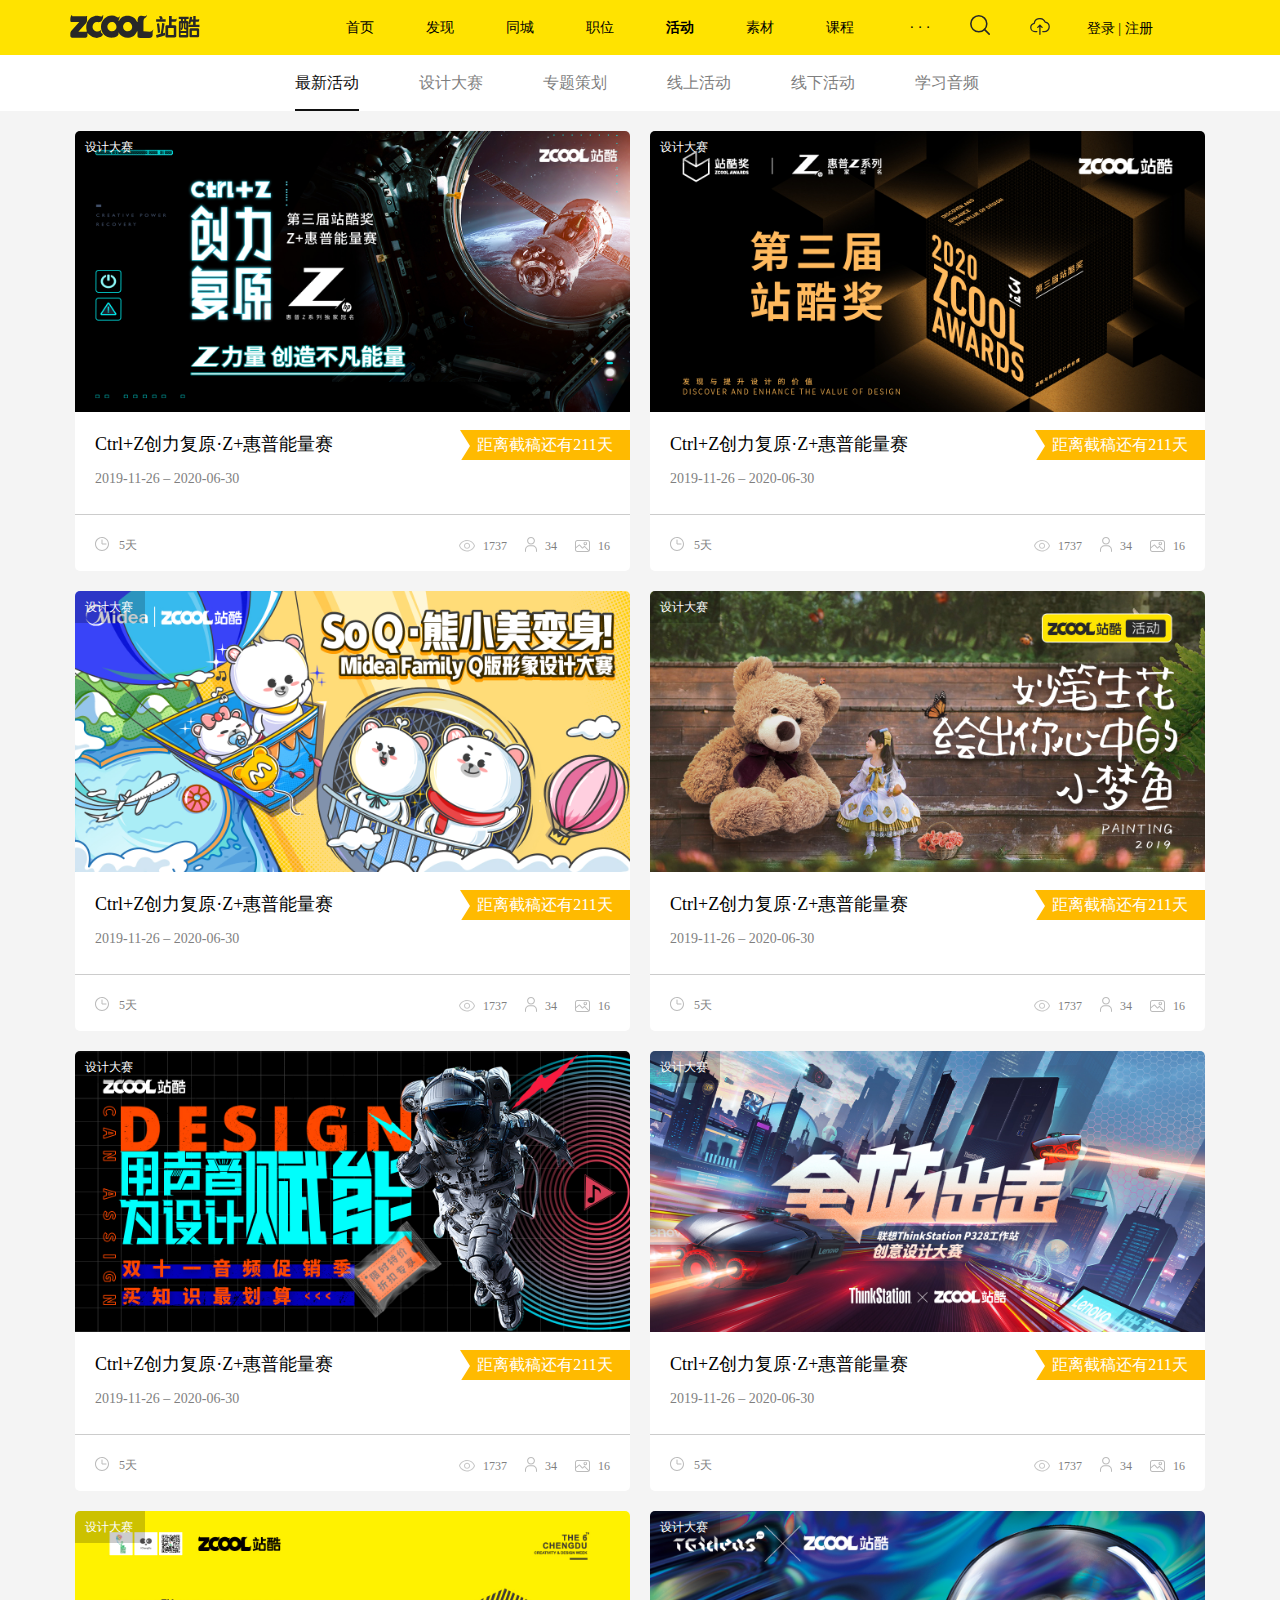
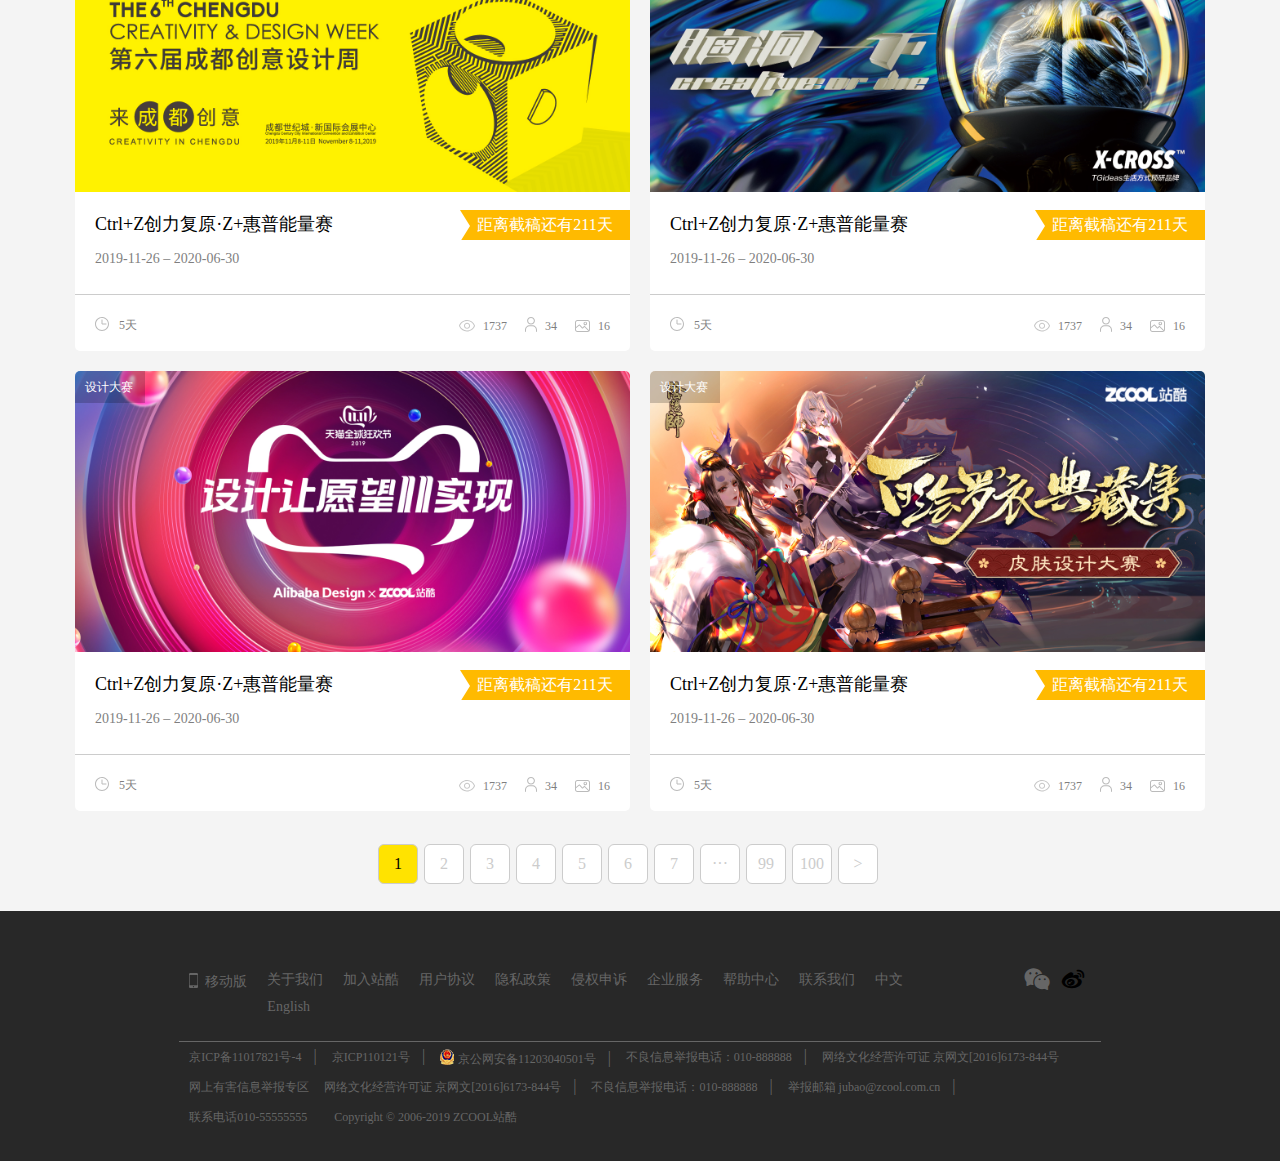
<file: 站酷网站/activity.html>
<!DOCTYPE html>
<html lang="en">
<head>
	<meta charset="UTF-8">
	<title>活动</title>
	<link rel="stylesheet" href="css/public.css">
	<link rel="stylesheet" href="css/activity.css">
	<link rel="stylesheet" href="css/iconfont.css">
</head>
<body>
	<header>
		<div class="box">
		<div class="logo"><img src="images/logo.svg" alt="" width="130px"></div>
			<ul class="ul">
				<li class="li">
					<a href="index.html" class="a2">首页</a>
				</li>
				<li class="li">
					<a href="find.html" class="a2">发现</a>
					<div class="nav">
						<ul>
							<li><span><a href="">平面</a></span></li>
							<li><span><a href="">UI</a></span></li>
							<li><span><a href="">网页</a></span></li>
							<li><span><a href="">插画</a></span></li>
							<li><span><a href="">动漫</a></span></li>
							<li><span><a href="">摄影</a></span></li>
							<li><span><a href="">空间</a></span></li>
							<li><span><a href="">平面</a></span></li>
							<li><span><a href="">UI</a></span></li>
							<li><span><a href="">网页</a></span></li>
							<li><span><a href="">插画</a></span></li>
							<li><span><a href="">动漫</a></span></li>
							<li><span><a href="">摄影</a></span></li>
							<li><span><a href="">空间</a></span></li>
						</ul>
						<hr>
						
							<ol>
								<li><a href="#">精选作品 》</a></li>
								<li><a href="#">精选文章 》</a></li>
								<li><a href="#">精选收藏 》</a></li>
							</ol>
						
					</div>
				</li>
				<li class="li">
					<a href="city.html" class="a2">同城</a>
				</li>
				<li class="li">
					<a href="recruit.html" class="a2">职位</a>
					<div class="nav1">
						<ul>
							<li><a href="#">职位</a></li>
							<li><a href="#">公司</a></li>
							<li><a href="#">发布职位</a></li>
						</ul>
					</div>
				</li>
				<li class="li">
					<a href="activity.html" class="a1">活动</a>
					<div class="nav2">
						<ul>
							<li><a href="#">设计大赛</a></li>
							<li><a href="#">专题策划</a></li>
							<li><a href="#">线上活动</a></li>
							<li><a href="#">线下活动</a></li>
							<li><a href="#">学习音频</a></li>
						</ul>
					</div>
				</li >
				<li class="li">
					<a href="index.html" class="a2">素材</a>
					<div class="nav3">
						<ul>
							<li><a href="#">图片</a></li>
							<li><a href="#">视频</a></li>
							<li><a href="#">字体</a></li>
							<li><a href="#">音乐</a></li>
						</ul>
					</div>
				</li>
				<li class="li">
					<a href="index.html" class="a2">课程</a>
					<div class="nav4">
						<ul>
							<li><a href="#">正在热销</a></li>
							<li><a href="#">口碑好课</a></li>
						</ul>
					</div>
				</li>
				<li class="li">
					<a href="index.html" class="a2">· · ·</a>
					<div class="nav5">
						<ul>
							<li><a href="#">榜单</a></li>
							<li><a href="#">设计师</a></li>
							<li><a href="#">站酷APP</a></li>
							<li><a href="#">站酷字体</a></li>
						</ul>
					</div>
				</li>
			</ul>
			<div class="search"><img src="images/search.svg" alt="" width="20px"></div>
			<div class="upload"><i><img src="images/upload.svg" alt="" width="20px"></i></div>

			<div class="right">
				<span><a href="zqlogin.html">登录 |</a></span>
				<span><a href="">注册</a></span>
			</div>
		</div>
	</header>
	<script src="js/jquery-1.11.1.js"></script>
	<script>
		$('.ul li').hover(function() {
			$(this).children('.nav,.nav1,.nav2,.nav3,.nav4,.nav5').show()
		}, function() {
			$(this).children('.nav,.nav1,.nav2,.nav3,.nav4,.nav5').hide()
		});

	</script>



	<div class="topnav">
		<ul>
			<li><a href="#" class="a1">最新活动</a></li>
			<li><a href="#" class="a2">设计大赛</a></li>
			<li><a href="#" class="a2">专题策划</a></li>
			<li><a href="#" class="a2">线上活动</a></li>
			<li><a href="#" class="a2">线下活动</a></li>
			<li><a href="#" class="a2">学习音频</a></li>
		</ul>
	</div>
     <script>
        	var y=$('.topnav').offset().top
		$(window).scroll(function(event) {
			var h=$(window).scrollTop()
			
			
			console.log(h)

            if(h>=y){
            	$('.topnav').css('position', 'fixed');
            }else{
            	$('.topnav').css('position', '');
            }
		});     
				
	</script>
	<div class="content">
		<div class="container">
			<ul class="uls">
				<li class="lis">
					<div class="img">
						<img src="images/activity01.jpg" alt="" title='Ctrl+Z创力复原·Z+惠普能量赛'>
						<div class="lefttop">
							<p>设计大赛</p>
						</div>
					</div>
 					<div class="lismid">
 						<h4><a href="#">Ctrl+Z创力复原·Z+惠普能量赛</a></h4>
                        <p>2019-11-26 – 2020-06-30</p>
                        <span>距离截稿还有211天</span>
 					</div>
 					<div class="lisfoot">
 						<span class="spleft">
 							<img src="images/time.svg" alt="">5天
 						</span>

 						<span class="spright">
 							<a href="#"><img src="images/eye.svg" alt=""> 1737</a>
 							<a href="#"><img src="images/pp.svg" alt=""> 34</a>
 							<a href="#"><img src="images/picture.svg" alt=""> 16</a>
 						</span>

 					</div>



				</li>
				<li class="lis">
					<div class="img">
						<img src="images/activity02.jpg" alt="" title='Ctrl+Z创力复原·Z+惠普能量赛'>
						<div class="lefttop">
							<p>设计大赛</p>
						</div>
					</div>
 					<div class="lismid">
 						<h4><a href="#">Ctrl+Z创力复原·Z+惠普能量赛</a></h4>
                        <p>2019-11-26 – 2020-06-30</p>
                        <span>距离截稿还有211天</span>
 					</div>
 					<div class="lisfoot">
 						<span class="spleft">
 							<img src="images/time.svg" alt="">5天
 						</span>

 						<span class="spright">
 							<a href="#"><img src="images/eye.svg" alt=""> 1737</a>
 							<a href="#"><img src="images/pp.svg" alt=""> 34</a>
 							<a href="#"><img src="images/picture.svg" alt=""> 16</a>
 						</span>

 					</div>



				</li>
				<li class="lis">
					<div class="img">
						<img src="images/activity03.jpg" alt="" title='Ctrl+Z创力复原·Z+惠普能量赛'>
						<div class="lefttop">
							<p>设计大赛</p>
						</div>
					</div>
 					<div class="lismid">
 						<h4><a href="#">Ctrl+Z创力复原·Z+惠普能量赛</a></h4>
                        <p>2019-11-26 – 2020-06-30</p>
                        <span>距离截稿还有211天</span>
 					</div>
 					<div class="lisfoot">
 						<span class="spleft">
 							<img src="images/time.svg" alt="">5天
 						</span>

 						<span class="spright">
 							<a href="#"><img src="images/eye.svg" alt=""> 1737</a>
 							<a href="#"><img src="images/pp.svg" alt=""> 34</a>
 							<a href="#"><img src="images/picture.svg" alt=""> 16</a>
 						</span>

 					</div>



				</li>
				<li class="lis">
					<div class="img">
						<img src="images/activity04.jpg" alt="" title='Ctrl+Z创力复原·Z+惠普能量赛'>
						<div class="lefttop">
							<p>设计大赛</p>
						</div>
					</div>
 					<div class="lismid">
 						<h4><a href="#">Ctrl+Z创力复原·Z+惠普能量赛</a></h4>
                        <p>2019-11-26 – 2020-06-30</p>
                        <span>距离截稿还有211天</span>
 					</div>
 					<div class="lisfoot">
 						<span class="spleft">
 							<img src="images/time.svg" alt="">5天
 						</span>

 						<span class="spright">
 							<a href="#"><img src="images/eye.svg" alt=""> 1737</a>
 							<a href="#"><img src="images/pp.svg" alt=""> 34</a>
 							<a href="#"><img src="images/picture.svg" alt=""> 16</a>
 						</span>

 					</div>



				</li>
				<li class="lis">
					<div class="img">
						<img src="images/activity05.jpg" alt="" title='Ctrl+Z创力复原·Z+惠普能量赛'>
						<div class="lefttop">
							<p>设计大赛</p>
						</div>
					</div>
 					<div class="lismid">
 						<h4><a href="#">Ctrl+Z创力复原·Z+惠普能量赛</a></h4>
                        <p>2019-11-26 – 2020-06-30</p>
                        <span>距离截稿还有211天</span>
 					</div>
 					<div class="lisfoot">
 						<span class="spleft">
 							<img src="images/time.svg" alt="">5天
 						</span>

 						<span class="spright">
 							<a href="#"><img src="images/eye.svg" alt=""> 1737</a>
 							<a href="#"><img src="images/pp.svg" alt=""> 34</a>
 							<a href="#"><img src="images/picture.svg" alt=""> 16</a>
 						</span>

 					</div>



				</li>
				<li class="lis">
					<div class="img">
						<img src="images/activity06.jpg" alt="" title='Ctrl+Z创力复原·Z+惠普能量赛'>
						<div class="lefttop">
							<p>设计大赛</p>
						</div>
					</div>
 					<div class="lismid">
 						<h4><a href="#">Ctrl+Z创力复原·Z+惠普能量赛</a></h4>
                        <p>2019-11-26 – 2020-06-30</p>
                        <span>距离截稿还有211天</span>
 					</div>
 					<div class="lisfoot">
 						<span class="spleft">
 							<img src="images/time.svg" alt="">5天
 						</span>

 						<span class="spright">
 							<a href="#"><img src="images/eye.svg" alt=""> 1737</a>
 							<a href="#"><img src="images/pp.svg" alt=""> 34</a>
 							<a href="#"><img src="images/picture.svg" alt=""> 16</a>
 						</span>

 					</div>



				</li>
				<li class="lis">
					<div class="img">
						<img src="images/activity07.jpg" alt="" title='Ctrl+Z创力复原·Z+惠普能量赛'>
						<div class="lefttop">
							<p>设计大赛</p>
						</div>
					</div>
 					<div class="lismid">
 						<h4><a href="#">Ctrl+Z创力复原·Z+惠普能量赛</a></h4>
                        <p>2019-11-26 – 2020-06-30</p>
                        <span>距离截稿还有211天</span>
 					</div>
 					<div class="lisfoot">
 						<span class="spleft">
 							<img src="images/time.svg" alt="">5天
 						</span>

 						<span class="spright">
 							<a href="#"><img src="images/eye.svg" alt=""> 1737</a>
 							<a href="#"><img src="images/pp.svg" alt=""> 34</a>
 							<a href="#"><img src="images/picture.svg" alt=""> 16</a>
 						</span>

 					</div>



				</li>
				<li class="lis">
					<div class="img">
						<img src="images/activity08.jpg" alt="" title='Ctrl+Z创力复原·Z+惠普能量赛'>
						<div class="lefttop">
							<p>设计大赛</p>
						</div>
					</div>
 					<div class="lismid">
 						<h4><a href="#">Ctrl+Z创力复原·Z+惠普能量赛</a></h4>
                        <p>2019-11-26 – 2020-06-30</p>
                        <span>距离截稿还有211天</span>
 					</div>
 					<div class="lisfoot">
 						<span class="spleft">
 							<img src="images/time.svg" alt="">5天
 						</span>

 						<span class="spright">
 							<a href="#"><img src="images/eye.svg" alt=""> 1737</a>
 							<a href="#"><img src="images/pp.svg" alt=""> 34</a>
 							<a href="#"><img src="images/picture.svg" alt=""> 16</a>
 						</span>

 					</div>



				</li>
				<li class="lis">
					<div class="img">
						<img src="images/activity09.jpg" alt="" title='Ctrl+Z创力复原·Z+惠普能量赛'>
						<div class="lefttop">
							<p>设计大赛</p>
						</div>
					</div>
 					<div class="lismid">
 						<h4><a href="#">Ctrl+Z创力复原·Z+惠普能量赛</a></h4>
                        <p>2019-11-26 – 2020-06-30</p>
                        <span>距离截稿还有211天</span>
 					</div>
 					<div class="lisfoot">
 						<span class="spleft">
 							<img src="images/time.svg" alt="">5天
 						</span>

 						<span class="spright">
 							<a href="#"><img src="images/eye.svg" alt=""> 1737</a>
 							<a href="#"><img src="images/pp.svg" alt=""> 34</a>
 							<a href="#"><img src="images/picture.svg" alt=""> 16</a>
 						</span>

 					</div>



				</li>
				<li class="lis">
					<div class="img">
						<img src="images/activity10.jpg" alt="" title='Ctrl+Z创力复原·Z+惠普能量赛'>
						<div class="lefttop">
							<p>设计大赛</p>
						</div>
					</div>
 					<div class="lismid">
 						<h4><a href="#">Ctrl+Z创力复原·Z+惠普能量赛</a></h4>
                        <p>2019-11-26 – 2020-06-30</p>
                        <span>距离截稿还有211天</span>
 					</div>
 					<div class="lisfoot">
 						<span class="spleft">
 							<img src="images/time.svg" alt="">5天
 						</span>

 						<span class="spright">
 							<a href="#"><img src="images/eye.svg" alt=""> 1737</a>
 							<a href="#"><img src="images/pp.svg" alt=""> 34</a>
 							<a href="#"><img src="images/picture.svg" alt=""> 16</a>
 						</span>

 					</div>



				</li>
				
			</ul>



			<ol>
			<li class="n1"><a href="#">1</a></li>
			<li><a href="#">2</a></li>
			<li><a href="#">3</a></li>
			<li><a href="#">4</a></li>
			<li><a href="#">5</a></li>
			<li><a href="#">6</a></li>
			<li><a href="#">7</a></li>
			<li><a href="#">···</a></li>
			<li><a href="#">99</a></li>
			<li><a href="#">100</a></li>
			<li><a href="#">></a></li>
		</ol>
		</div>
		<div class="gotop">
		<img src="images/go.png" alt="">
	</div>
         <script>
		$(window).scroll(function(event) {
			var h=$(window).scrollTop()
			console.log(h)
			if(h>200){
				$('.gotop').fadeIn()
			}else{
				$('.gotop').fadeOut()
			}
            
            if(h>1720){
            	$('.gotop').css('position', 'absolute');
            }else{
            	$('.gotop').css('position', 'fixed');
            }
		});

		$('.gotop').click(function(event) {
			    var h=$(window).scrollTop()
				if(h>400){
				$('html,body').animate({'scrollTop':0+'px'},500)
                }
          });      
				
	</script>

	</div>


	<footer>
		<div class="container">
			<div class="top">
			<ul>
				<li><img src="images/phone.svg" alt="" height="15px">&nbsp;&nbsp;移动版</li>
				<li>关于我们</li>
				<li>加入站酷</li>
				<li>用户协议</li>
				<li>隐私政策</li>
				<li>侵权申诉</li>
				<li>企业服务</li>
				<li>帮助中心</li>
				<li>联系我们</li>
				<li>中文</li>
				<li>English</li>
			</ul>

            <span class="iconfont icon-weibo"></span>
            <span class="iconfont icon-jianzhuanquan-"></span>
            <!-- <b class="b1"><img src="images/weixin.svg" alt=""></b>
            <b class="b2"><img src="images/wb.svg" alt=""></b> -->
        </div>
        <div class="fobottom">
        	<ol>
        		<li><a href="#">京ICP备11017821号-4</a>&nbsp;&nbsp;&nbsp;|</li>
        		<li><a href="#">京ICP110121号</a>&nbsp;&nbsp;&nbsp;|</li>
        		<li><img src="images/police.png" alt=""> <a href="">京公网安备11203040501号</a>&nbsp;&nbsp;&nbsp;|</li>
        		<li><a href="#">不良信息举报电话：010-888888</a>&nbsp;&nbsp;&nbsp;|</li>
        		<li><a href="#">网络文化经营许可证 京网文[2016]6173-844号</a></li>
        		<li><a href="#">网上有害信息举报专区 </a></li>
                <li><a href="#">网络文化经营许可证 京网文[2016]6173-844号</a>&nbsp;&nbsp;&nbsp;|</li>
                <li><a href="#">不良信息举报电话：010-888888</a>&nbsp;&nbsp;&nbsp;|</li>
                <li><a href="#">举报邮箱 jubao@zcool.com.cn</a>&nbsp;&nbsp;&nbsp;|</li>
        		<li><a href="#">联系电话010-55555555</a>&nbsp;&nbsp;&nbsp;</li>
                <li><a href="#">Copyright © 2006-2019 ZCOOL站酷</a></li>
        	</ol>
        </div>
		</div>
	</footer>
</body>
</html>
</file>
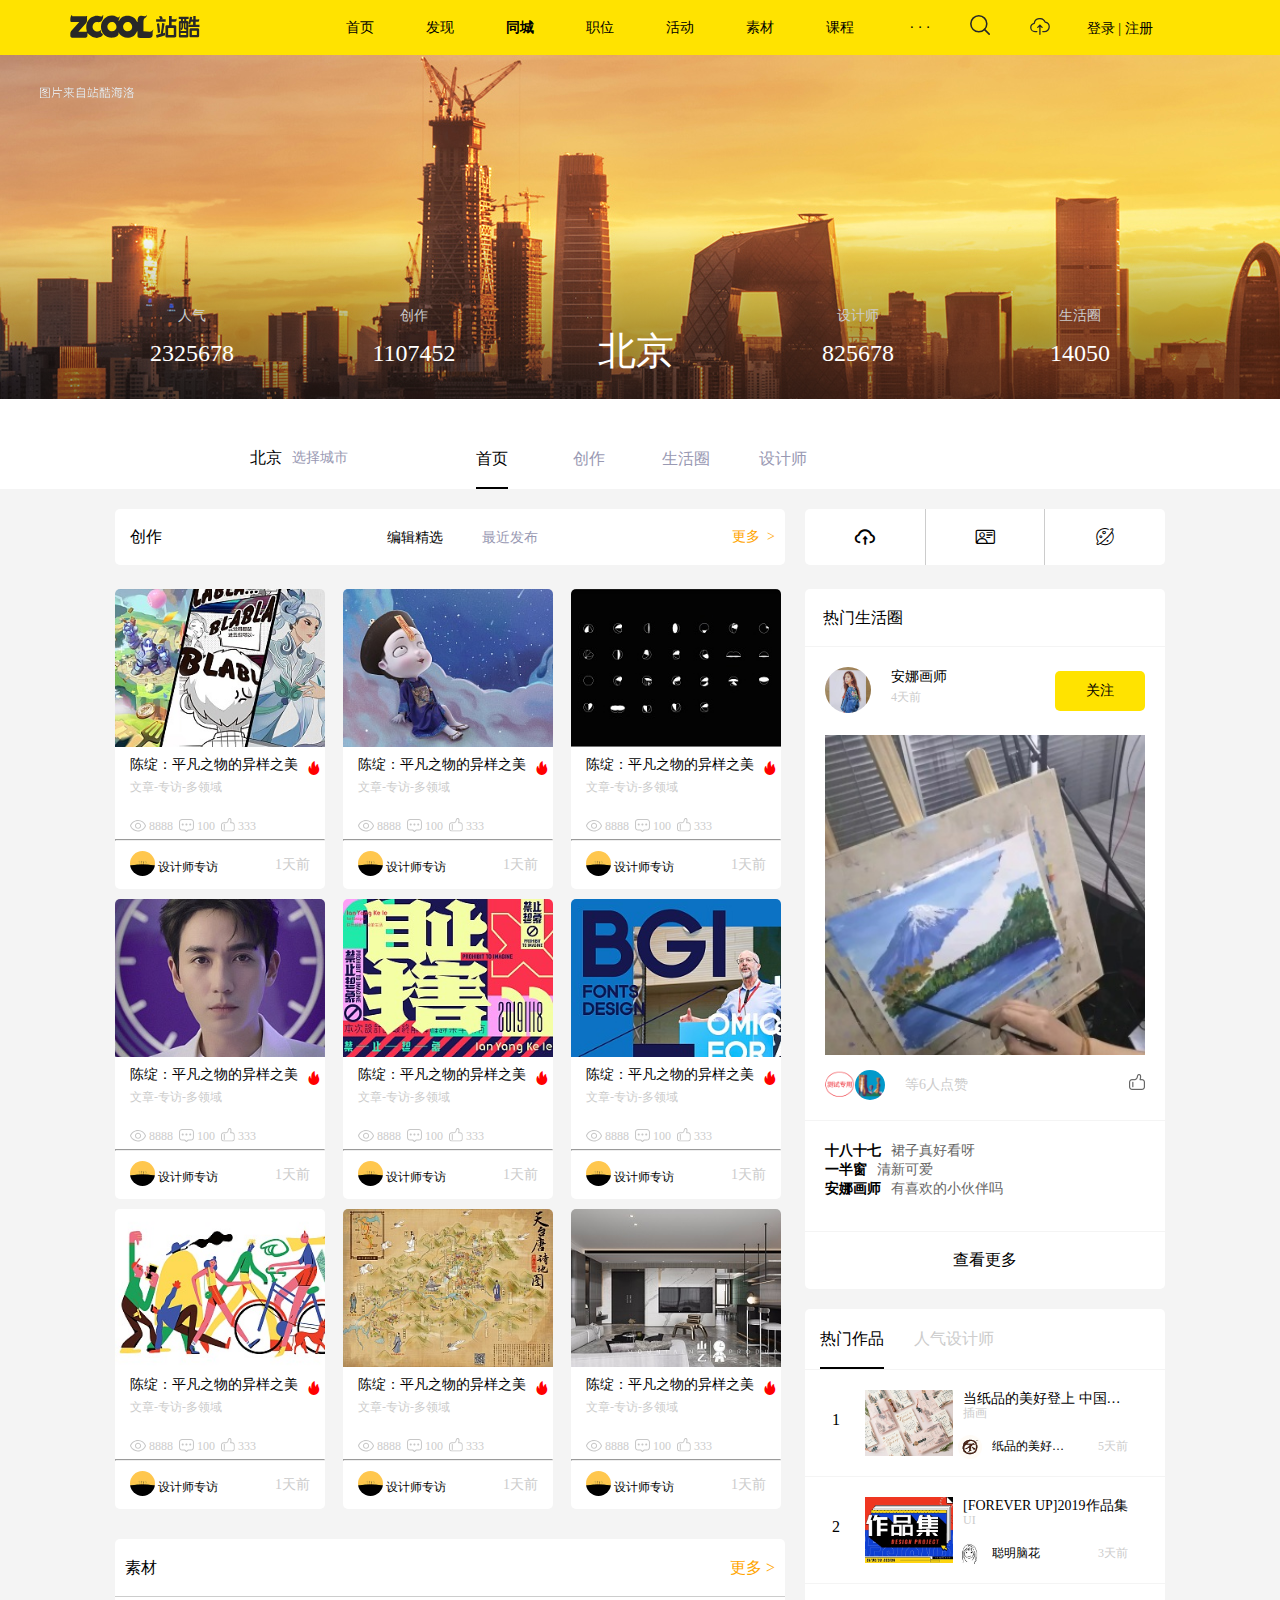
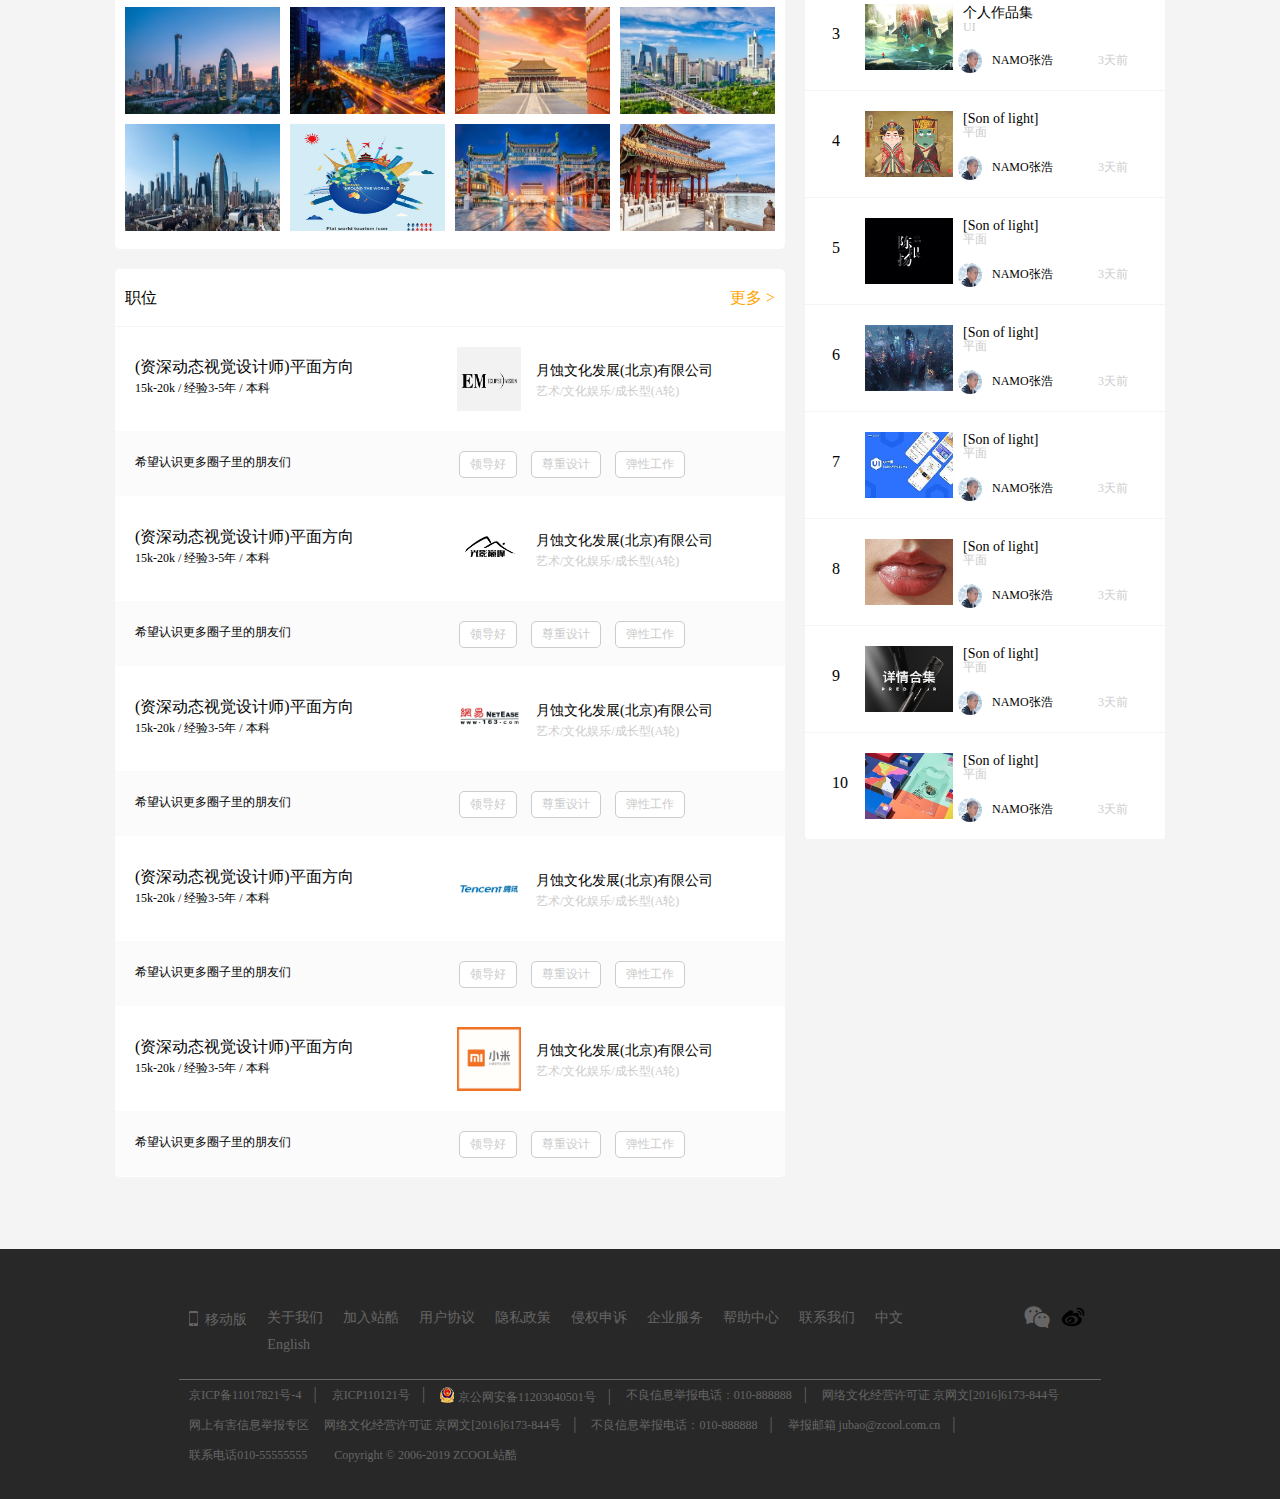
<file: 站酷网站/city.html>
<!DOCTYPE html>
<html lang="en">
<head>
	<meta charset="UTF-8">
	<title>同城</title>
	<link rel="stylesheet" href="css/public.css">
	<link rel="stylesheet" href="css/iconfont.css">
	<link rel="stylesheet" href="css/city.css">
</head>
<body>
	<header>
		<div class="box">
		<div class="logo"><img src="images/logo.svg" alt="" width="130px"></div>
			<ul class="ul">
				<li class="li">
					<a href="index.html" class="a2">首页</a>
				</li>
				<li class="li">
					<a href="find.html" class="a2">发现</a>
					<div class="nav">
						<ul>
							<li><span><a href="">平面</a></span></li>
							<li><span><a href="">UI</a></span></li>
							<li><span><a href="">网页</a></span></li>
							<li><span><a href="">插画</a></span></li>
							<li><span><a href="">动漫</a></span></li>
							<li><span><a href="">摄影</a></span></li>
							<li><span><a href="">空间</a></span></li>
							<li><span><a href="">平面</a></span></li>
							<li><span><a href="">UI</a></span></li>
							<li><span><a href="">网页</a></span></li>
							<li><span><a href="">插画</a></span></li>
							<li><span><a href="">动漫</a></span></li>
							<li><span><a href="">摄影</a></span></li>
							<li><span><a href="">空间</a></span></li>
						</ul>
						<hr>
						
							<ol>
								<li><a href="#">精选作品 》</a></li>
								<li><a href="#">精选文章 》</a></li>
								<li><a href="#">精选收藏 》</a></li>
							</ol>
						
					</div>
				</li>
				<li class="li">
					<a href="city.html" class="a1">同城</a>
				</li>
				<li class="li">
					<a href="recruit.html" class="a2">职位</a>
					<div class="nav1">
						<ul>
							<li><a href="#">职位</a></li>
							<li><a href="#">公司</a></li>
							<li><a href="#">发布职位</a></li>
						</ul>
					</div>
				</li>
				<li class="li">
					<a href="activity.html" class="a2">活动</a>
					<div class="nav2">
						<ul>
							<li><a href="#">设计大赛</a></li>
							<li><a href="#">专题策划</a></li>
							<li><a href="#">线上活动</a></li>
							<li><a href="#">线下活动</a></li>
							<li><a href="#">学习音频</a></li>
						</ul>
					</div>
				</li >
				<li class="li">
					<a href="index.html" class="a2">素材</a>
					<div class="nav3">
						<ul>
							<li><a href="#">图片</a></li>
							<li><a href="#">视频</a></li>
							<li><a href="#">字体</a></li>
							<li><a href="#">音乐</a></li>
						</ul>
					</div>
				</li>
				<li class="li">
					<a href="index.html" class="a2">课程</a>
					<div class="nav4">
						<ul>
							<li><a href="#">正在热销</a></li>
							<li><a href="#">口碑好课</a></li>
						</ul>
					</div>
				</li>
				<li class="li">
					<a href="index.html" class="a2">· · ·</a>
					<div class="nav5">
						<ul>
							<li><a href="#">榜单</a></li>
							<li><a href="#">设计师</a></li>
							<li><a href="#">站酷APP</a></li>
							<li><a href="#">站酷字体</a></li>
						</ul>
					</div>
				</li>
			</ul>
			<div class="search"><img src="images/search.svg" alt="" width="20px"></div>
			<div class="upload"><i><img src="images/upload.svg" alt="" width="20px"></i></div>

			<div class="right">
				<span><a href="zqlogin.html">登录 |</a></span>
				<span><a href="">注册</a></span>
			</div>
		</div>
	</header>
	<script src="js/jquery-1.11.1.js"></script>
	<script>
		$('.ul li').hover(function() {
			$(this).children('.nav,.nav1,.nav2,.nav3,.nav4,.nav5').show()
		}, function() {
			$(this).children('.nav,.nav1,.nav2,.nav3,.nav4,.nav5').hide()
		});

	</script>

	<div class="topbg">
		<a href="#" class="citytext"><img src="images/citybgtext.svg" alt=""></a>
		<div class="bg">
			<img src="images/citybg.jpg" alt="">
			<div class="bgtext">
				<div class="bgdate">
					<div class="bgdate1">
						<span>人气</span>
						<p>2325678</p>
					</div>
					<div class="bgdate1">
						<span>创作</span>
						<p>1107452</p>
					</div>
					<div class="bgdate2">
						
						<p>北京</p>
					</div>
					<div class="bgdate1">
						<span>设计师</span>
						<p>825678</p>
					</div>
					<div class="bgdate1">
						<span>生活圈</span>
						<p>14050</p>
					</div>
					
				</div>
			</div>
		</div>	
	</div>
	<div class="topnav">
		<div class="topnavbox">
			<div class="topnavleft">
				<p>北京</p>
				<span>选择城市</span>
			</div>
			<ul>
				<li><a href="#">首页</a></li>
				<li><a href="#">创作</a></li>
				<li><a href="#">生活圈</a></li>
				<li><a href="#">设计师</a></li>
			</ul>
		</div>
	</div>
	<div class="content">
		<div class="container">
			<div class="contenttop">
				<div class="contenttopleft">
					<span>创作</span>
					<a href="#" class="a1">编辑精选</a>
					<a href="#" class="a2">最近发布</a>
					<a href="#" class="a3">更多&nbsp;&nbsp;></a>
				</div>
				<div class="contenttopright">
					<div class="r1"><span class="iconfont icon-shangchuan"></span></div>
					<div class="r2"><span class="iconfont icon-mingpian"></span></div>
					<div class="r3"><span class="iconfont icon-xingqiu"></span></div>
                    <script>
                    	var a='<span class="iconfont icon-shangchuan"></span>'
                        var b='<span class="iconfont icon-mingpian"></span>'
                        var c='<span class="iconfont icon-xingqiu"></span>'

                    	$('.r1').hover(function() {
                    		$('.r1').css('background-color', '#ffe300');
                    		$(this).text('上传作品');
                    	}, function() {
                    		$('.r1').css('background-color', 'white');
                    		$(this).text('');
                    		$(this).append(a);
                    	});
                    	$('.r2').hover(function() {
                    		$('.r2').css('background-color', '#ffe300');
                    		$(this).text('发布职位');
                    	}, function() {
                    		$('.r2').css('background-color', 'white');
                    		$(this).text('');
                    		$(this).append(b);
                    	});
                    	$('.r3').hover(function() {
                    		$('.r3').css('background-color', '#ffe300');
                    		$(this).text('发生活圈');
                    	}, function() {
                    		$('.r3').css('background-color', 'white');
                    		$(this).text('');
                    		$(this).append(c);
                    	});
                    </script>
				</div>

			</div>
			<div class="ctmidleft">
			 <ul class="lis">
    		     <li class="li">
				<a href="#" class="pic"><img src="images/con25.jpg" alt="" width="210px"></a>
				<p class="tit">陈绽：平凡之物的异样之美</p><span class="iconfont icon-huo1"></span>
				<p class="sty">文章-专访-多领域</p>

				<span class="see"><img src="images/eye.svg" alt=""> 8888&nbsp;&nbsp;<img alt="" src="images/discuss.svg"> 100&nbsp;&nbsp;<img alt="" src="images/zan.svg"> 333</span>
				<hr>
				<span class="name22">
					<a href="#" class="name"><img src="images/name2.jpg" alt="" width="25px" class="nameimg"> 设计师专访
					</a>
					<div class="show1">
						<div class="toptop">
							<div class="toptop1">
							<img src="images/name2.jpg" alt="" width="40px" class="ppp"><h4>设计师专访</h4><img src="images/show.svg" alt="" width="15px" class="bbb"><br>
							<p>北京 | 设计爱好者</p>
                            </div>
                            <button>关注</button>
						</div>
                       <div class="footot">
                       	<ul>
                       		<li><img src="images/show01.jpg" alt="" width="105px"></li>
                       		<li><img src="images/show02.jpg" alt="" width="105px"></li>
                       		<li><img src="images/show03.jpg" alt="" width="105px"></li>
                       	</ul>
                       	  <span class="see1"><img src="images/eye.svg" alt=""> 666666&nbsp;&nbsp;<img alt="" src="images/discuss.svg"> 10000&nbsp;&nbsp;<img alt="" src="images/zan.svg"> 4333</span>
                       </div>

				</div>
			    </span>
				<p class="right">1天前</p>
			     </li>
			     <li class="li">
				<a href="#" class="pic"><img src="images/con11.jpg" alt="" width="210px"></a>
				<p class="tit">陈绽：平凡之物的异样之美</p><span class="iconfont icon-huo1"></span>
				<p class="sty">文章-专访-多领域</p>

				<span class="see"><img src="images/eye.svg" alt=""> 8888&nbsp;&nbsp;<img alt="" src="images/discuss.svg"> 100&nbsp;&nbsp;<img alt="" src="images/zan.svg"> 333</span>
				<hr>
				<span class="name22">
					<a href="#" class="name"><img src="images/name2.jpg" alt="" width="25px" class="nameimg"> 设计师专访
					</a>
					<div class="show1">
						<div class="toptop">
							<div class="toptop1">
							<img src="images/name2.jpg" alt="" width="40px" class="ppp"><h4>设计师专访</h4><img src="images/show.svg" alt="" width="15px" class="bbb"><br>
							<p>北京 | 设计爱好者</p>
                            </div>
                            <button>关注</button>
						</div>
                       <div class="footot">
                       	<ul>
                       		<li><img src="images/show01.jpg" alt="" width="105px"></li>
                       		<li><img src="images/show02.jpg" alt="" width="105px"></li>
                       		<li><img src="images/show03.jpg" alt="" width="105px"></li>
                       	</ul>
                       	  <span class="see1"><img src="images/eye.svg" alt=""> 666666&nbsp;&nbsp;<img alt="" src="images/discuss.svg"> 10000&nbsp;&nbsp;<img alt="" src="images/zan.svg"> 4333</span>
                       </div>

				</div>
			    </span>
				<p class="right">1天前</p>
			     </li>
			     <li class="li">
				<a href="#" class="pic"><img src="images/con12.jpg" alt="" width="210px"></a>
				<p class="tit">陈绽：平凡之物的异样之美</p><span class="iconfont icon-huo1"></span>
				<p class="sty">文章-专访-多领域</p>

				<span class="see"><img src="images/eye.svg" alt=""> 8888&nbsp;&nbsp;<img alt="" src="images/discuss.svg"> 100&nbsp;&nbsp;<img alt="" src="images/zan.svg"> 333</span>
				<hr>
				<span class="name22">
					<a href="#" class="name"><img src="images/name2.jpg" alt="" width="25px" class="nameimg"> 设计师专访
					</a>
					<div class="show1">
						<div class="toptop">
							<div class="toptop1">
							<img src="images/name2.jpg" alt="" width="40px" class="ppp"><h4>设计师专访</h4><img src="images/show.svg" alt="" width="15px" class="bbb"><br>
							<p>北京 | 设计爱好者</p>
                            </div>
                            <button>关注</button>
						</div>
                       <div class="footot">
                       	<ul>
                       		<li><img src="images/show01.jpg" alt="" width="105px"></li>
                       		<li><img src="images/show02.jpg" alt="" width="105px"></li>
                       		<li><img src="images/show03.jpg" alt="" width="105px"></li>
                       	</ul>
                       	  <span class="see1"><img src="images/eye.svg" alt=""> 666666&nbsp;&nbsp;<img alt="" src="images/discuss.svg"> 10000&nbsp;&nbsp;<img alt="" src="images/zan.svg"> 4333</span>
                       </div>

				</div>
			    </span>
				<p class="right">1天前</p>
			     </li>
			     <li class="li">
				<a href="#" class="pic"><img src="images/con13.jpg" alt="" width="210px"></a>
				<p class="tit">陈绽：平凡之物的异样之美</p><span class="iconfont icon-huo1"></span>
				<p class="sty">文章-专访-多领域</p>

				<span class="see"><img src="images/eye.svg" alt=""> 8888&nbsp;&nbsp;<img alt="" src="images/discuss.svg"> 100&nbsp;&nbsp;<img alt="" src="images/zan.svg"> 333</span>
				<hr>
				<span class="name22">
					<a href="#" class="name"><img src="images/name2.jpg" alt="" width="25px" class="nameimg"> 设计师专访
					</a>
					<div class="show1">
						<div class="toptop">
							<div class="toptop1">
							<img src="images/name2.jpg" alt="" width="40px" class="ppp"><h4>设计师专访</h4><img src="images/show.svg" alt="" width="15px" class="bbb"><br>
							<p>北京 | 设计爱好者</p>
                            </div>
                            <button>关注</button>
						</div>
                       <div class="footot">
                       	<ul>
                       		<li><img src="images/show01.jpg" alt="" width="105px"></li>
                       		<li><img src="images/show02.jpg" alt="" width="105px"></li>
                       		<li><img src="images/show03.jpg" alt="" width="105px"></li>
                       	</ul>
                       	  <span class="see1"><img src="images/eye.svg" alt=""> 666666&nbsp;&nbsp;<img alt="" src="images/discuss.svg"> 10000&nbsp;&nbsp;<img alt="" src="images/zan.svg"> 4333</span>
                       </div>

				</div>
			    </span>
				<p class="right">1天前</p>
			     </li>
			     <li class="li">
				<a href="#" class="pic"><img src="images/con06.jpg" alt="" width="210px"></a>
				<p class="tit">陈绽：平凡之物的异样之美</p><span class="iconfont icon-huo1"></span>
				<p class="sty">文章-专访-多领域</p>

				<span class="see"><img src="images/eye.svg" alt=""> 8888&nbsp;&nbsp;<img alt="" src="images/discuss.svg"> 100&nbsp;&nbsp;<img alt="" src="images/zan.svg"> 333</span>
				<hr>
				<span class="name22">
					<a href="#" class="name"><img src="images/name2.jpg" alt="" width="25px" class="nameimg"> 设计师专访
					</a>
					<div class="show1">
						<div class="toptop">
							<div class="toptop1">
							<img src="images/name2.jpg" alt="" width="40px" class="ppp"><h4>设计师专访</h4><img src="images/show.svg" alt="" width="15px" class="bbb"><br>
							<p>北京 | 设计爱好者</p>
                            </div>
                            <button>关注</button>
						</div>
                       <div class="footot">
                       	<ul>
                       		<li><img src="images/show01.jpg" alt="" width="105px"></li>
                       		<li><img src="images/show02.jpg" alt="" width="105px"></li>
                       		<li><img src="images/show03.jpg" alt="" width="105px"></li>
                       	</ul>
                       	  <span class="see1"><img src="images/eye.svg" alt=""> 666666&nbsp;&nbsp;<img alt="" src="images/discuss.svg"> 10000&nbsp;&nbsp;<img alt="" src="images/zan.svg"> 4333</span>
                       </div>

				</div>
			    </span>
				<p class="right">1天前</p>
			     </li>
			     <li class="li">
				<a href="#" class="pic"><img src="images/con05.jpg" alt="" width="210px"></a>
				<p class="tit">陈绽：平凡之物的异样之美</p><span class="iconfont icon-huo1"></span>
				<p class="sty">文章-专访-多领域</p>

				<span class="see"><img src="images/eye.svg" alt=""> 8888&nbsp;&nbsp;<img alt="" src="images/discuss.svg"> 100&nbsp;&nbsp;<img alt="" src="images/zan.svg"> 333</span>
				<hr>
				<span class="name22">
					<a href="#" class="name"><img src="images/name2.jpg" alt="" width="25px" class="nameimg"> 设计师专访
					</a>
					<div class="show1">
						<div class="toptop">
							<div class="toptop1">
							<img src="images/name2.jpg" alt="" width="40px" class="ppp"><h4>设计师专访</h4><img src="images/show.svg" alt="" width="15px" class="bbb"><br>
							<p>北京 | 设计爱好者</p>
                            </div>
                            <button>关注</button>
						</div>
                       <div class="footot">
                       	<ul>
                       		<li><img src="images/show01.jpg" alt="" width="105px"></li>
                       		<li><img src="images/show02.jpg" alt="" width="105px"></li>
                       		<li><img src="images/show03.jpg" alt="" width="105px"></li>
                       	</ul>
                       	  <span class="see1"><img src="images/eye.svg" alt=""> 666666&nbsp;&nbsp;<img alt="" src="images/discuss.svg"> 10000&nbsp;&nbsp;<img alt="" src="images/zan.svg"> 4333</span>
                       </div>

				</div>
			    </span>
				<p class="right">1天前</p>
			     </li>
			     <li class="li">
				<a href="#" class="pic"><img src="images/con40.jpg" alt="" width="210px"></a>
				<p class="tit">陈绽：平凡之物的异样之美</p><span class="iconfont icon-huo1"></span>
				<p class="sty">文章-专访-多领域</p>

				<span class="see"><img src="images/eye.svg" alt=""> 8888&nbsp;&nbsp;<img alt="" src="images/discuss.svg"> 100&nbsp;&nbsp;<img alt="" src="images/zan.svg"> 333</span>
				<hr>
				<span class="name22">
					<a href="#" class="name"><img src="images/name2.jpg" alt="" width="25px" class="nameimg"> 设计师专访
					</a>
					<div class="show1">
						<div class="toptop">
							<div class="toptop1">
							<img src="images/name2.jpg" alt="" width="40px" class="ppp"><h4>设计师专访</h4><img src="images/show.svg" alt="" width="15px" class="bbb"><br>
							<p>北京 | 设计爱好者</p>
                            </div>
                            <button>关注</button>
						</div>
                       <div class="footot">
                       	<ul>
                       		<li><img src="images/show01.jpg" alt="" width="105px"></li>
                       		<li><img src="images/show02.jpg" alt="" width="105px"></li>
                       		<li><img src="images/show03.jpg" alt="" width="105px"></li>
                       	</ul>
                       	  <span class="see1"><img src="images/eye.svg" alt=""> 666666&nbsp;&nbsp;<img alt="" src="images/discuss.svg"> 10000&nbsp;&nbsp;<img alt="" src="images/zan.svg"> 4333</span>
                       </div>

				</div>
			    </span>
				<p class="right">1天前</p>
			     </li>
			     <li class="li">
				<a href="#" class="pic"><img src="images/con38.jpg" alt="" width="210px"></a>
				<p class="tit">陈绽：平凡之物的异样之美</p><span class="iconfont icon-huo1"></span>
				<p class="sty">文章-专访-多领域</p>

				<span class="see"><img src="images/eye.svg" alt=""> 8888&nbsp;&nbsp;<img alt="" src="images/discuss.svg"> 100&nbsp;&nbsp;<img alt="" src="images/zan.svg"> 333</span>
				<hr>
				<span class="name22">
					<a href="#" class="name"><img src="images/name2.jpg" alt="" width="25px" class="nameimg"> 设计师专访
					</a>
					<div class="show1">
						<div class="toptop">
							<div class="toptop1">
							<img src="images/name2.jpg" alt="" width="40px" class="ppp"><h4>设计师专访</h4><img src="images/show.svg" alt="" width="15px" class="bbb"><br>
							<p>北京 | 设计爱好者</p>
                            </div>
                            <button>关注</button>
						</div>
                       <div class="footot">
                       	<ul>
                       		<li><img src="images/show01.jpg" alt="" width="105px"></li>
                       		<li><img src="images/show02.jpg" alt="" width="105px"></li>
                       		<li><img src="images/show03.jpg" alt="" width="105px"></li>
                       	</ul>
                       	  <span class="see1"><img src="images/eye.svg" alt=""> 666666&nbsp;&nbsp;<img alt="" src="images/discuss.svg"> 10000&nbsp;&nbsp;<img alt="" src="images/zan.svg"> 4333</span>
                       </div>

				</div>
			    </span>
				<p class="right">1天前</p>
			     </li>
			     <li class="li">
				<a href="#" class="pic"><img src="images/con34.jpg" alt="" width="210px"></a>
				<p class="tit">陈绽：平凡之物的异样之美</p><span class="iconfont icon-huo1"></span>
				<p class="sty">文章-专访-多领域</p>

				<span class="see"><img src="images/eye.svg" alt=""> 8888&nbsp;&nbsp;<img alt="" src="images/discuss.svg"> 100&nbsp;&nbsp;<img alt="" src="images/zan.svg"> 333</span>
				<hr>
				<span class="name22">
					<a href="#" class="name"><img src="images/name2.jpg" alt="" width="25px" class="nameimg"> 设计师专访
					</a>
					<div class="show1">
						<div class="toptop">
							<div class="toptop1">
							<img src="images/name2.jpg" alt="" width="40px" class="ppp"><h4>设计师专访</h4><img src="images/show.svg" alt="" width="15px" class="bbb"><br>
							<p>北京 | 设计爱好者</p>
                            </div>
                            <button>关注</button>
						</div>
                       <div class="footot">
                       	<ul>
                       		<li><img src="images/show01.jpg" alt="" width="105px"></li>
                       		<li><img src="images/show02.jpg" alt="" width="105px"></li>
                       		<li><img src="images/show03.jpg" alt="" width="105px"></li>
                       	</ul>
                       	  <span class="see1"><img src="images/eye.svg" alt=""> 666666&nbsp;&nbsp;<img alt="" src="images/discuss.svg"> 10000&nbsp;&nbsp;<img alt="" src="images/zan.svg"> 4333</span>
                       </div>

				</div>
			    </span>
				<p class="right">1天前</p>
			     </li>
			 </ul>
			</div>






			<div class="ctmidright">
				<div class="ctmidrighttop">
					<p>热门生活圈</p>
				</div>
                   <div class="ctmidrightmid">
                    <div class="ctmidrightmidleft">
                    	<img src="images/ctmr01.jpg" alt="">
                    </div>
                    <div class="mdmd">
                    		<a href="#">安娜画师</a>
                    		<p>4天前</p>
                    </div>
                    <div class="btbt">关注</div>
                    	
                   </div>
                   <div class="midimg">
                    	<ul>
                    		<li>
                    			<img src="images/ctmra.jpg" alt="">
                    		</li>
                    		<li>
                    			<img src="images/ctmrb.jpg" alt="">
                    		</li>
                    		<li>
                    			<img src="images/ctmrc.jpg" alt="">
                    		</li>
                    		<li>
                    			<img src="images/ctmrd.jpg" alt="">
                    		</li>
                    		<li>
                    			<img src="images/ctmre.jpg" alt="">
                    		</li>
                    	</ul>
                    	<div class="left">
                    		<span class="iconfont icon-changyongtubiao-xianxingdaochu-zhuanqu-"></span>
                    		</div>
                    		<div class="right">
                    			<span class="iconfont icon-changyongtubiao-xianxingdaochu-zhuanqu-1"></span>
                    		</div>
                    	<script>
                    	var n=0
                    		$('.left').click(function(event) {
                    			n++;
                    			console.log(n)
                    			$('.midimg ul li').eq(n).show().siblings('li').hide()

                    			if(n>4){
                    				$('.midimg ul li').eq(0).show().siblings('li').hide()
                    				n=0;
                    				   // $('.left').hide();
                    			}	
                    			});


                            $('.right').click(function(event) {
                    			n--;
                    			console.log(n)
                    			$('.midimg ul li').eq(n).show().siblings('li').hide()

                    			if(n<0){
                    				n=5
                    			}	
                    			
                                // if(n=0){
                                // 	$('.right').hide();}

                                   });

	

                                
			 
                    	</script>

                    </div>
                    <div class="midimgft">
                    	<div class="midimgftbox">
                    	<a href="#"><img src="images/ctmr02.jpg" alt="" width="30px"></a>
                    	<a href="#"><img src="images/ctmr03.jpg" alt="" width="30px"></a>
                    	<p>等6人点赞</p>
                    	<span><img src="images/dz.png" alt=""></span>
                    </div>
                    </div>

                    <div class="midimgftt">
                    	<a href="#">十八十七</a><b>裙子真好看呀</b><br>
                    	<a href="#">一半窗</a><b>清新可爱</b>
                    	<br>
                    	<a href="#">安娜画师</a><b>有喜欢的小伙伴吗</b>
                    </div>
                    <div class="ctmidbot">
                    	<a href="#">查看更多</a>
                    </div>
				</div>











				<div class="sucai">
					<div class="sucaitop">
						<p>素材</p>
						<a href="#">更多 ></a>
					</div>
					<ul>
						<li><img src="images/sucai1.jpg" alt=""></li>
						<li><img src="images/sucai2.jpg" alt=""></li>
						<li><img src="images/sucai3.jpg" alt=""></li>
						<li><img src="images/sucai4.jpg" alt=""></li>
						<li><img src="images/sucai5.jpg" alt=""></li>
						<li><img src="images/sucai6.jpg" alt=""></li>
						<li><img src="images/sucai7.jpg" alt=""></li>
						<li><img src="images/sucai8.jpg" alt=""></li>
					</ul>
				</div>



				<div class="ranking">
					<div class="rankingtop">
						<div class="div1"><a href="#">热门作品</a></div>
						<div class="div2"><a href="#">人气设计师</a></div>
					</div>
					<div class="rankingmid">
						<div class="num"><a>1</a></div>
						<div class="img">
							<a href="#"><img src="images/rank01.jpg" alt=""></a>
						</div>
						<div class="ranktitle">
							<a href="#" title='当纸品的美好登上 中国日报 CHINA DAILY 首页头版 '>当纸品的美好登上 中国日报 CHINA DAILY 首页头版 </a>
							<span>插画</span>
						</div>
						<div class="rankname">
							<a href="#" class="img"><img src="images/rankname.jpg" alt=""></a>
							<a href="#" class="name" title='纸品的美好孙杨'>纸品的美好孙杨</a>
							<span>5天前</span>
						</div>
					</div>
					<div class="rankingmid">
						<div class="num"><a>2</a></div>
						<div class="img">
							<a href="#"><img src="images/rank02.jpg" alt=""></a>
						</div>
						<div class="ranktitle">
							<a href="#" title='「FOREVER UP」2019作品集'>[FOREVER UP]2019作品集 </a>
							<span>UI</span>
						</div>
						<div class="rankname">
							<a href="#" class="img"><img src="images/rankname01.jpg" alt=""></a>
							<a href="#" class="name" title='聪明脑花'>聪明脑花</a>
							<span>3天前</span>
						</div>
					</div>
					
					<div class="rankingmid">
						<div class="num"><a>3</a></div>
						<div class="img">
							<a href="#"><img src="images/rank03.jpg" alt=""></a>
						</div>
						<div class="ranktitle">
							<a href="#" title='个人作品集'>个人作品集</a>
							<span>UI</span>
						</div>
						<div class="rankname">
							<a href="#" class="img"><img src="images/rankname02.jpg" alt=""></a>
							<a href="#" class="name" title='NAMO张浩'>NAMO张浩</a>
							<span>3天前</span>
						</div>
					</div>
					<div class="rankingmid">
						<div class="num"><a>4</a></div>
						<div class="img">
							<a href="#"><img src="images/rank04.jpg" alt=""></a>
						</div>
						<div class="ranktitle">
							<a href="#" title='《Son of light》'>[Son of light]</a>
							<span>平面</span>
						</div>
						<div class="rankname">
							<a href="#" class="img"><img src="images/rankname02.jpg" alt=""></a>
							<a href="#" class="name" title='NAMO张浩'>NAMO张浩</a>
							<span>3天前</span>
						</div>
					</div>
					<div class="rankingmid">
						<div class="num"><a>5</a></div>
						<div class="img">
							<a href="#"><img src="images/rank05.jpg" alt=""></a>
						</div>
						<div class="ranktitle">
							<a href="#" title='《Son of light》'>[Son of light]</a>
							<span>平面</span>
						</div>
						<div class="rankname">
							<a href="#" class="img"><img src="images/rankname02.jpg" alt=""></a>
							<a href="#" class="name" title='NAMO张浩'>NAMO张浩</a>
							<span>3天前</span>
						</div>
					</div>
					<div class="rankingmid">
						<div class="num"><a>6</a></div>
						<div class="img">
							<a href="#"><img src="images/rank06.jpg" alt=""></a>
						</div>
						<div class="ranktitle">
							<a href="#" title='《Son of light》'>[Son of light]</a>
							<span>平面</span>
						</div>
						<div class="rankname">
							<a href="#" class="img"><img src="images/rankname02.jpg" alt=""></a>
							<a href="#" class="name" title='NAMO张浩'>NAMO张浩</a>
							<span>3天前</span>
						</div>
					</div>
					<div class="rankingmid">
						<div class="num"><a>7</a></div>
						<div class="img">
							<a href="#"><img src="images/rank07.jpg" alt=""></a>
						</div>
						<div class="ranktitle">
							<a href="#" title='《Son of light》'>[Son of light]</a>
							<span>平面</span>
						</div>
						<div class="rankname">
							<a href="#" class="img"><img src="images/rankname02.jpg" alt=""></a>
							<a href="#" class="name" title='NAMO张浩'>NAMO张浩</a>
							<span>3天前</span>
						</div>
					</div>
					<div class="rankingmid">
						<div class="num"><a>8</a></div>
						<div class="img">
							<a href="#"><img src="images/rank08.jpg" alt=""></a>
						</div>
						<div class="ranktitle">
							<a href="#" title='《Son of light》'>[Son of light]</a>
							<span>平面</span>
						</div>
						<div class="rankname">
							<a href="#" class="img"><img src="images/rankname02.jpg" alt=""></a>
							<a href="#" class="name" title='NAMO张浩'>NAMO张浩</a>
							<span>3天前</span>
						</div>
					</div>
					<div class="rankingmid">
						<div class="num"><a>9</a></div>
						<div class="img">
							<a href="#"><img src="images/rank09.jpg" alt=""></a>
						</div>
						<div class="ranktitle">
							<a href="#" title='《Son of light》'>[Son of light]</a>
							<span>平面</span>
						</div>
						<div class="rankname">
							<a href="#" class="img"><img src="images/rankname02.jpg" alt=""></a>
							<a href="#" class="name" title='NAMO张浩'>NAMO张浩</a>
							<span>3天前</span>
						</div>
					</div>
					<div class="rankingmid">
						<div class="num"><a>10</a></div>
						<div class="img">
							<a href="#"><img src="images/rank10.jpg" alt=""></a>
						</div>
						<div class="ranktitle">
							<a href="#" title='《Son of light》'>[Son of light]</a>
							<span>平面</span>
						</div>
						<div class="rankname">
							<a href="#" class="img"><img src="images/rankname02.jpg" alt=""></a>
							<a href="#" class="name" title='NAMO张浩'>NAMO张浩</a>
							<span>3天前</span>
						</div>
					</div>

				</div>



















				<div class="recruit">
					<div class="retop">
						<span>职位</span>
						<a href="#">更多 ></a>
					</div>
					<div class="rect">
						<div class="recttop">
							<div class="releft">
								<a href="#">(资深动态视觉设计师)平面方向</a>
								<span>15k-20k / 经验3-5年 / 本科</span>
							</div>
							<div class="reright">
								<a class="aimg"><img src="images/rect01.jpg" alt=""></a>
								<a href="#" class="con">月蚀文化发展(北京)有限公司</a>
								<span>艺术/文化娱乐/成长型(A轮)</span>
							</div>
						</div>
						<div class="rectft">
							<span class="rectftleft">希望认识更多圈子里的朋友们</span>
							<div class="spbox">
							<span class="sp1">领导好</span>
							<span class="sp1">尊重设计</span>
							<span class="sp1">弹性工作</span>
							</div>
						</div>
					</div>
					<div class="rect">
						<div class="recttop">
							<div class="releft">
								<a href="#">(资深动态视觉设计师)平面方向</a>
								<span>15k-20k / 经验3-5年 / 本科</span>
							</div>
							<div class="reright">
								<a class="aimg"><img src="images/rect02.jpg" alt=""></a>
								<a href="#" class="con">月蚀文化发展(北京)有限公司</a>
								<span>艺术/文化娱乐/成长型(A轮)</span>
							</div>
						</div>
						<div class="rectft">
							<span class="rectftleft">希望认识更多圈子里的朋友们</span>
							<div class="spbox">
							<span class="sp1">领导好</span>
							<span class="sp1">尊重设计</span>
							<span class="sp1">弹性工作</span>
							</div>
						</div>
					</div>
					<div class="rect">
						<div class="recttop">
							<div class="releft">
								<a href="#">(资深动态视觉设计师)平面方向</a>
								<span>15k-20k / 经验3-5年 / 本科</span>
							</div>
							<div class="reright">
								<a class="aimg"><img src="images/rect03.jpg" alt=""></a>
								<a href="#" class="con">月蚀文化发展(北京)有限公司</a>
								<span>艺术/文化娱乐/成长型(A轮)</span>
							</div>
						</div>
						<div class="rectft">
							<span class="rectftleft">希望认识更多圈子里的朋友们</span>
							<div class="spbox">
							<span class="sp1">领导好</span>
							<span class="sp1">尊重设计</span>
							<span class="sp1">弹性工作</span>
							</div>
						</div>
					</div>
					<div class="rect">
						<div class="recttop">
							<div class="releft">
								<a href="#">(资深动态视觉设计师)平面方向</a>
								<span>15k-20k / 经验3-5年 / 本科</span>
							</div>
							<div class="reright">
								<a class="aimg"><img src="images/rect04.jpg" alt=""></a>
								<a href="#" class="con">月蚀文化发展(北京)有限公司</a>
								<span>艺术/文化娱乐/成长型(A轮)</span>
							</div>
						</div>
						<div class="rectft">
							<span class="rectftleft">希望认识更多圈子里的朋友们</span>
							<div class="spbox">
							<span class="sp1">领导好</span>
							<span class="sp1">尊重设计</span>
							<span class="sp1">弹性工作</span>
							</div>
						</div>
					</div>
					<div class="rect">
						<div class="recttop">
							<div class="releft">
								<a href="#">(资深动态视觉设计师)平面方向</a>
								<span>15k-20k / 经验3-5年 / 本科</span>
							</div>
							<div class="reright">
								<a class="aimg"><img src="images/rect05.jpg" alt=""></a>
								<a href="#" class="con">月蚀文化发展(北京)有限公司</a>
								<span>艺术/文化娱乐/成长型(A轮)</span>
							</div>
						</div>
						<div class="rectft">
							<span class="rectftleft">希望认识更多圈子里的朋友们</span>
							<div class="spbox">
							<span class="sp1">领导好</span>
							<span class="sp1">尊重设计</span>
							<span class="sp1">弹性工作</span>
							</div>
						</div>
					</div>



				</div>
		</div>
		<div class="gotop">
		<img src="images/go.png" alt="">
	    </div>
	    <script>
		$(window).scroll(function(event) {
			var h=$(window).scrollTop()
			console.log(h)
			if(h>200){
				$('.gotop').fadeIn()
			}else{
				$('.gotop').fadeOut()
			}
            
            if(h>2100){
            	$('.gotop').css('position', 'absolute');
            }else{
            	$('.gotop').css('position', 'fixed');
            }
		});

		$('.gotop').click(function(event) {
			    var h=$(window).scrollTop()
				if(h>400){
				$('html,body').animate({'scrollTop':0+'px'},500)
                }
          });      
				
	</script>
	</div>

	<footer>
		<div class="container">
			<div class="top">
			<ul>
				<li><img src="images/phone.svg" alt="" height="15px">&nbsp;&nbsp;移动版</li>
				<li>关于我们</li>
				<li>加入站酷</li>
				<li>用户协议</li>
				<li>隐私政策</li>
				<li>侵权申诉</li>
				<li>企业服务</li>
				<li>帮助中心</li>
				<li>联系我们</li>
				<li>中文</li>
				<li>English</li>
			</ul>

            <span class="iconfont icon-weibo"></span>
            <span class="iconfont icon-jianzhuanquan-"></span>
            <!-- <b class="b1"><img src="images/weixin.svg" alt=""></b>
            <b class="b2"><img src="images/wb.svg" alt=""></b> -->
        </div>
        <div class="fobottom">
        	<ol>
        		<li><a href="#">京ICP备11017821号-4</a>&nbsp;&nbsp;&nbsp;|</li>
        		<li><a href="#">京ICP110121号</a>&nbsp;&nbsp;&nbsp;|</li>
        		<li><img src="images/police.png" alt=""> <a href="">京公网安备11203040501号</a>&nbsp;&nbsp;&nbsp;|</li>
        		<li><a href="#">不良信息举报电话：010-888888</a>&nbsp;&nbsp;&nbsp;|</li>
        		<li><a href="#">网络文化经营许可证 京网文[2016]6173-844号</a></li>
        		<li><a href="#">网上有害信息举报专区 </a></li>
                <li><a href="#">网络文化经营许可证 京网文[2016]6173-844号</a>&nbsp;&nbsp;&nbsp;|</li>
                <li><a href="#">不良信息举报电话：010-888888</a>&nbsp;&nbsp;&nbsp;|</li>
                <li><a href="#">举报邮箱 jubao@zcool.com.cn</a>&nbsp;&nbsp;&nbsp;|</li>
        		<li><a href="#">联系电话010-55555555</a>&nbsp;&nbsp;&nbsp;</li>
                <li><a href="#">Copyright © 2006-2019 ZCOOL站酷</a></li>
        	</ol>
        </div>
		</div>
	</footer>
</body>
</html>
</file>
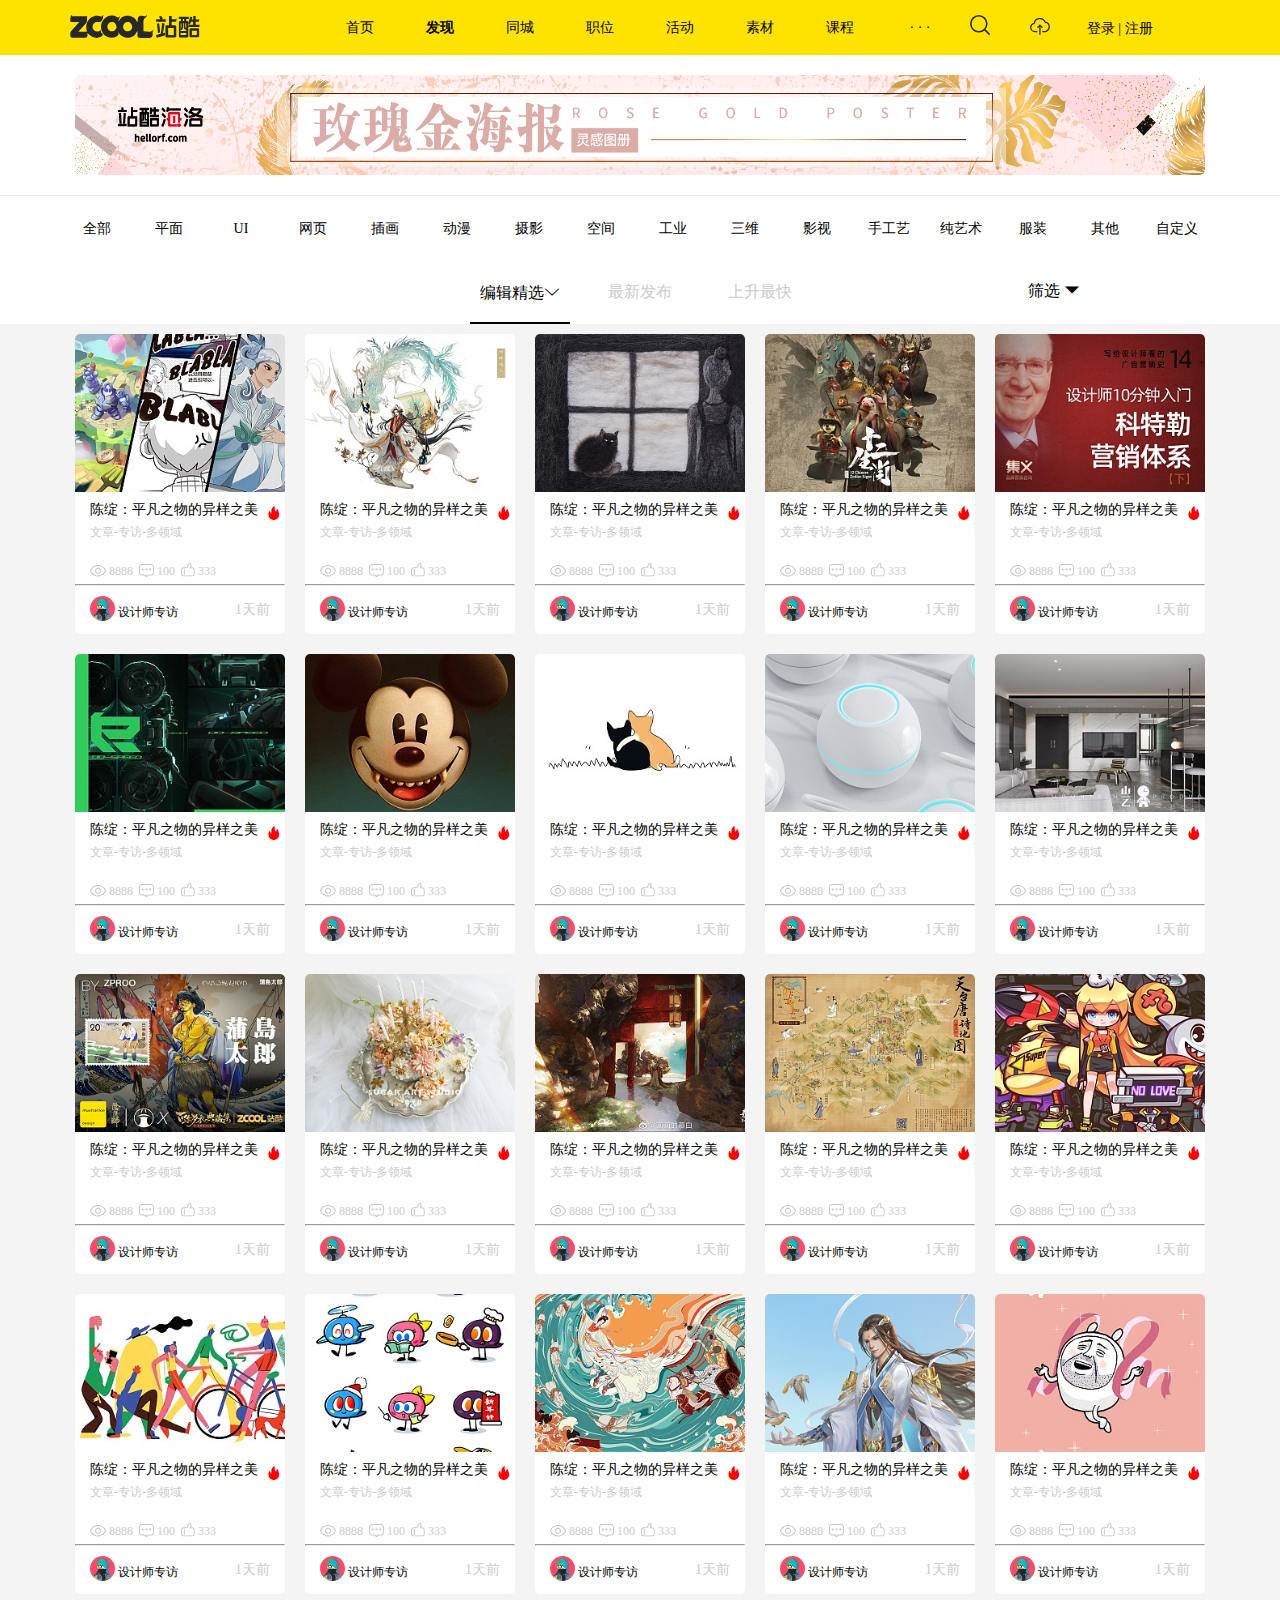
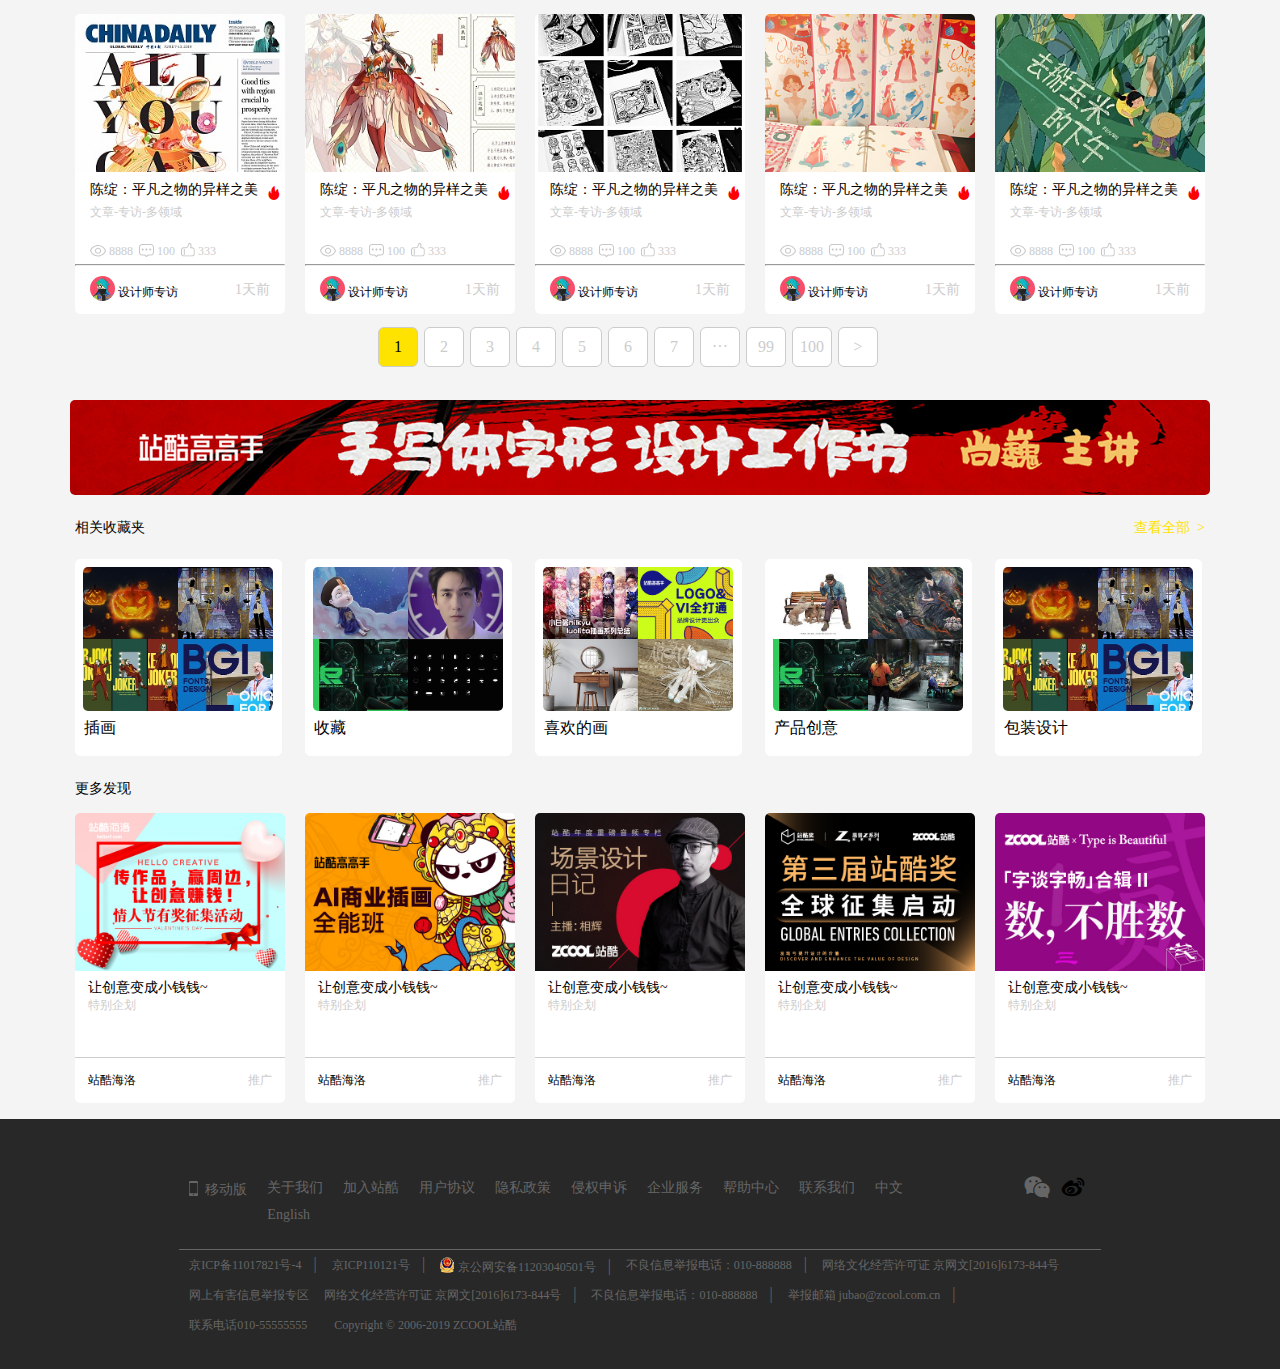
<file: 站酷网站/find.html>
<!DOCTYPE html>
<html lang="en">
<head>
	<meta charset="UTF-8">
	<title>发现</title>
	<link rel="stylesheet" href="css/public.css">
	<link rel="stylesheet" href="css/find.css">
	<link rel="stylesheet" href="css/iconfont.css">
	<script src="js/jquery-1.11.1.js"></script>
</head>
<body>
	<header>
		<div class="box">
		<div class="logo"><img src="images/logo.svg" alt="" width="130px"></div>
			<ul class="ul">
				<li class="li">
					<a href="index.html" class="a2">首页</a>
				</li>
				<li class="li">
					<a href="find.html" class="a1">发现</a>
					<div class="nav">
						<ul>
							<li><span><a href="">平面</a></span></li>
							<li><span><a href="">UI</a></span></li>
							<li><span><a href="">网页</a></span></li>
							<li><span><a href="">插画</a></span></li>
							<li><span><a href="">动漫</a></span></li>
							<li><span><a href="">摄影</a></span></li>
							<li><span><a href="">空间</a></span></li>
							<li><span><a href="">平面</a></span></li>
							<li><span><a href="">UI</a></span></li>
							<li><span><a href="">网页</a></span></li>
							<li><span><a href="">插画</a></span></li>
							<li><span><a href="">动漫</a></span></li>
							<li><span><a href="">摄影</a></span></li>
							<li><span><a href="">空间</a></span></li>
						</ul>
						<hr>
						
							<ol>
								<li><a href="#">精选作品 》</a></li>
								<li><a href="#">精选文章 》</a></li>
								<li><a href="#">精选收藏 》</a></li>
							</ol>
						
					</div>
				</li>
				<li class="li">
					<a href="city.html" class="a2">同城</a>
				</li>
				<li class="li">
					<a href="recruit.html" class="a2">职位</a>
					<div class="nav1">
						<ul>
							<li><a href="#">职位</a></li>
							<li><a href="#">公司</a></li>
							<li><a href="#">发布职位</a></li>
						</ul>
					</div>
				</li>
				<li class="li">
					<a href="activity.html" class="a2">活动</a>
					<div class="nav2">
						<ul>
							<li><a href="#">设计大赛</a></li>
							<li><a href="#">专题策划</a></li>
							<li><a href="#">线上活动</a></li>
							<li><a href="#">线下活动</a></li>
							<li><a href="#">学习音频</a></li>
						</ul>
					</div>
				</li >
				<li class="li">
					<a href="index.html" class="a2">素材</a>
					<div class="nav3">
						<ul>
							<li><a href="#">图片</a></li>
							<li><a href="#">视频</a></li>
							<li><a href="#">字体</a></li>
							<li><a href="#">音乐</a></li>
						</ul>
					</div>
				</li>
				<li class="li">
					<a href="index.html" class="a2">课程</a>
					<div class="nav4">
						<ul>
							<li><a href="#">正在热销</a></li>
							<li><a href="#">口碑好课</a></li>
						</ul>
					</div>
				</li>
				<li class="li">
					<a href="index.html" class="a2">· · ·</a>
					<div class="nav5">
						<ul>
							<li><a href="#">榜单</a></li>
							<li><a href="#">设计师</a></li>
							<li><a href="#">站酷APP</a></li>
							<li><a href="#">站酷字体</a></li>
						</ul>
					</div>
				</li>
			</ul>
			<div class="search"><img src="images/search.svg" alt="" width="20px"></div>
			<div class="upload"><i><img src="images/upload.svg" alt="" width="20px"></i></div>

			<div class="right">
				<span><a href="zqlogin.html">登录 |</a></span>
				<span><a href="">注册</a></span>
			</div>
		</div>
	</header>
	<script src="js/jquery-1.11.1.js"></script>
	<script>
		$('.ul li').hover(function() {
			$(this).children('.nav,.nav1,.nav2,.nav3,.nav4,.nav5').show()
		}, function() {
			$(this).children('.nav,.nav1,.nav2,.nav3,.nav4,.nav5').hide()
		});

	</script>

	<div class="findtop">
		<div class="bgtop"><img src="images/findtop.jpg" alt="" width="1130px" height="100px"></div>
	</div>
	<div class="findmid">
		<ul class="findul">
			<li class="findli">
				<a href="#" class="finda">全部</a>
				<div class="navA">
					<ul class="navul">
						<li><a href="#" class="a1">发现</a></li>
						<li><a href="#">作品</a></li>
						<li><a href="#">文章</a></li>
						<li><a href="#">教程</a></li>
						<li><a href="#">观点</a></li>
						<li><a href="#">咨询</a></li>
						<li><a href="#">专访</a></li>
						<li><a href="#">公开课</a></li>
						<li><a href="#">书籍</a></li>
					</ul>
				</div>
			</li>
			<li class="findli">
			    <a href="#" class="finda">平面</a>
			    <div class="navB">
					<ul class="navul">
						<li><a href="#" class="a1">作品</a></li>
						<li><a href="#">全部作品</a></li>
						<li><a href="#">文章</a></li>
						<li><a href="#">教程</a></li>
						<li><a href="#">观点</a></li>
						<li><a href="#">咨询</a></li>
						<li><a href="#">专访</a></li>
						<li><a href="#">公开课</a></li>
						<li><a href="#">书籍</a></li>
						<li><a href="#">作品</a></li>
						<li><a href="#">文章</a></li>
						<li><a href="#">教程</a></li>
						<li><a href="#">观点</a></li>
						<li><a href="#">咨询</a></li>
						<li><a href="#">专访</a></li>
						<br>
						<li><a href="#" class="a1">文章</a></li>
						<li><a href="#">全部文章</a></li>
						<li><a href="#">文章</a></li>
						<li><a href="#">教程</a></li>
						<li><a href="#">观点</a></li>
						<li><a href="#">咨询</a></li>
						
						<li><a href="#">书籍</a></li>
						<li><a href="#">作品</a></li>
						<li><a href="#">文章</a></li>
						<li><a href="#">教程</a></li>
						<li><a href="#">观点</a></li>
						
					</ul>
				</div>
		    </li>
			<li class="findli">
				<a href="#" class="finda">UI</a>
				<div class="navB">
					<ul class="navul">
						<li><a href="#" class="a1">作品</a></li>
						<li><a href="#">全部作品</a></li>
						<li><a href="#">文章</a></li>
						<li><a href="#">教程</a></li>
						<li><a href="#">观点</a></li>
						<li><a href="#">咨询</a></li>
						<li><a href="#">专访</a></li>
						<li><a href="#">公开课</a></li>
						<li><a href="#">书籍</a></li>
						<li><a href="#">作品</a></li>
						<li><a href="#">文章</a></li>
						<li><a href="#">教程</a></li>
						<li><a href="#">观点</a></li>
						<li><a href="#">咨询</a></li>
						<li><a href="#">专访</a></li>
						<br>
						<li><a href="#" class="a1">文章</a></li>
						<li><a href="#">全部文章</a></li>
						<li><a href="#">文章</a></li>
						<li><a href="#">教程</a></li>
						<li><a href="#">观点</a></li>
						<li><a href="#">咨询</a></li>
						
						<li><a href="#">书籍</a></li>
						<li><a href="#">作品</a></li>
						<li><a href="#">文章</a></li>
						<li><a href="#">教程</a></li>
						<li><a href="#">观点</a></li>
						
					</ul>
				</div>
		    </li>
			<li class="findli">
				<a href="#" class="finda">网页</a>
				<div class="navB">
					<ul class="navul">
						<li><a href="#" class="a1">作品</a></li>
						<li><a href="#">全部作品</a></li>
						<li><a href="#">文章</a></li>
						<li><a href="#">教程</a></li>
						<li><a href="#">观点</a></li>
						<li><a href="#">咨询</a></li>
						<li><a href="#">专访</a></li>
						<li><a href="#">公开课</a></li>
						<li><a href="#">书籍</a></li>
						<li><a href="#">作品</a></li>
						<li><a href="#">文章</a></li>
						<li><a href="#">教程</a></li>
						<li><a href="#">观点</a></li>
						<li><a href="#">咨询</a></li>
						<li><a href="#">专访</a></li>
						<br>
						<li><a href="#" class="a1">文章</a></li>
						<li><a href="#">全部文章</a></li>
						<li><a href="#">文章</a></li>
						<li><a href="#">教程</a></li>
						<li><a href="#">观点</a></li>
						<li><a href="#">咨询</a></li>
						
						<li><a href="#">书籍</a></li>
						<li><a href="#">作品</a></li>
						<li><a href="#">文章</a></li>
						<li><a href="#">教程</a></li>
						<li><a href="#">观点</a></li>
						
					</ul>
				</div>
		    </li>
			<li class="findli">
				<a href="#" class="finda">插画</a>
				<div class="navB">
					<ul class="navul">
						<li><a href="#" class="a1">作品</a></li>
						<li><a href="#">全部作品</a></li>
						<li><a href="#">文章</a></li>
						<li><a href="#">教程</a></li>
						<li><a href="#">观点</a></li>
						<li><a href="#">咨询</a></li>
						<li><a href="#">专访</a></li>
						<li><a href="#">公开课</a></li>
						<li><a href="#">书籍</a></li>
						<li><a href="#">作品</a></li>
						<li><a href="#">文章</a></li>
						<li><a href="#">教程</a></li>
						<li><a href="#">观点</a></li>
						<li><a href="#">咨询</a></li>
						<li><a href="#">专访</a></li>
						<br>
						<li><a href="#" class="a1">文章</a></li>
						<li><a href="#">全部文章</a></li>
						<li><a href="#">文章</a></li>
						<li><a href="#">教程</a></li>
						<li><a href="#">观点</a></li>
						<li><a href="#">咨询</a></li>
						
						<li><a href="#">书籍</a></li>
						<li><a href="#">作品</a></li>
						<li><a href="#">文章</a></li>
						<li><a href="#">教程</a></li>
						<li><a href="#">观点</a></li>
						
					</ul>
				</div>
		    </li>
			<li class="findli">
				<a href="#" class="finda">动漫</a>
				<div class="navB">
					<ul class="navul">
						<li><a href="#" class="a1">作品</a></li>
						<li><a href="#">全部作品</a></li>
						<li><a href="#">文章</a></li>
						<li><a href="#">教程</a></li>
						<li><a href="#">观点</a></li>
						<li><a href="#">咨询</a></li>
						<li><a href="#">专访</a></li>
						<li><a href="#">公开课</a></li>
						<li><a href="#">书籍</a></li>
						<li><a href="#">作品</a></li>
						<li><a href="#">文章</a></li>
						<li><a href="#">教程</a></li>
						<li><a href="#">观点</a></li>
						<li><a href="#">咨询</a></li>
						<li><a href="#">专访</a></li>
						<br>
						<li><a href="#" class="a1">文章</a></li>
						<li><a href="#">全部文章</a></li>
						<li><a href="#">文章</a></li>
						<li><a href="#">教程</a></li>
						<li><a href="#">观点</a></li>
						<li><a href="#">咨询</a></li>
						
						<li><a href="#">书籍</a></li>
						<li><a href="#">作品</a></li>
						<li><a href="#">文章</a></li>
						<li><a href="#">教程</a></li>
						<li><a href="#">观点</a></li>
						
					</ul>
				</div>
		    </li>
			<li class="findli">
				<a href="#" class="finda">摄影</a>
				<div class="navB">
					<ul class="navul">
						<li><a href="#" class="a1">作品</a></li>
						<li><a href="#">全部作品</a></li>
						<li><a href="#">文章</a></li>
						<li><a href="#">教程</a></li>
						<li><a href="#">观点</a></li>
						<li><a href="#">咨询</a></li>
						<li><a href="#">专访</a></li>
						<li><a href="#">公开课</a></li>
						<li><a href="#">书籍</a></li>
						<li><a href="#">作品</a></li>
						<li><a href="#">文章</a></li>
						<li><a href="#">教程</a></li>
						<li><a href="#">观点</a></li>
						<li><a href="#">咨询</a></li>
						<li><a href="#">专访</a></li>
						<br>
						<li><a href="#" class="a1">文章</a></li>
						<li><a href="#">全部文章</a></li>
						<li><a href="#">文章</a></li>
						<li><a href="#">教程</a></li>
						<li><a href="#">观点</a></li>
						<li><a href="#">咨询</a></li>
						
						<li><a href="#">书籍</a></li>
						<li><a href="#">作品</a></li>
						<li><a href="#">文章</a></li>
						<li><a href="#">教程</a></li>
						<li><a href="#">观点</a></li>
						
					</ul>
				</div>
		    </li>
			<li class="findli">
				<a href="#" class="finda">空间</a>
				<div class="navB">
					<ul class="navul">
						<li><a href="#" class="a1">作品</a></li>
						<li><a href="#">全部作品</a></li>
						<li><a href="#">文章</a></li>
						<li><a href="#">教程</a></li>
						<li><a href="#">观点</a></li>
						<li><a href="#">咨询</a></li>
						<li><a href="#">专访</a></li>
						<li><a href="#">公开课</a></li>
						<li><a href="#">书籍</a></li>
						<li><a href="#">作品</a></li>
						<li><a href="#">文章</a></li>
						<li><a href="#">教程</a></li>
						<li><a href="#">观点</a></li>
						<li><a href="#">咨询</a></li>
						<li><a href="#">专访</a></li>
						<br>
						<li><a href="#" class="a1">文章</a></li>
						<li><a href="#">全部文章</a></li>
						<li><a href="#">文章</a></li>
						<li><a href="#">教程</a></li>
						<li><a href="#">观点</a></li>
						<li><a href="#">咨询</a></li>
						
						<li><a href="#">书籍</a></li>
						<li><a href="#">作品</a></li>
						<li><a href="#">文章</a></li>
						<li><a href="#">教程</a></li>
						<li><a href="#">观点</a></li>
						
					</ul>
				</div>
		    </li>
			<li class="findli">
				<a href="#" class="finda">工业</a>
				<div class="navB">
					<ul class="navul">
						<li><a href="#" class="a1">作品</a></li>
						<li><a href="#">全部作品</a></li>
						<li><a href="#">文章</a></li>
						<li><a href="#">教程</a></li>
						<li><a href="#">观点</a></li>
						<li><a href="#">咨询</a></li>
						<li><a href="#">专访</a></li>
						<li><a href="#">公开课</a></li>
						<li><a href="#">书籍</a></li>
						<li><a href="#">作品</a></li>
						<li><a href="#">文章</a></li>
						<li><a href="#">教程</a></li>
						<li><a href="#">观点</a></li>
						<li><a href="#">咨询</a></li>
						<li><a href="#">专访</a></li>
						<br>
						<li><a href="#" class="a1">文章</a></li>
						<li><a href="#">全部文章</a></li>
						<li><a href="#">文章</a></li>
						<li><a href="#">教程</a></li>
						<li><a href="#">观点</a></li>
						<li><a href="#">咨询</a></li>
						
						<li><a href="#">书籍</a></li>
						<li><a href="#">作品</a></li>
						<li><a href="#">文章</a></li>
						<li><a href="#">教程</a></li>
						<li><a href="#">观点</a></li>
						
					</ul>
				</div>
		    </li>
			<li class="findli">
				<a href="#" class="finda">三维</a>
				<div class="navB">
					<ul class="navul">
						<li><a href="#" class="a1">作品</a></li>
						<li><a href="#">全部作品</a></li>
						<li><a href="#">文章</a></li>
						<li><a href="#">教程</a></li>
						<li><a href="#">观点</a></li>
						<li><a href="#">咨询</a></li>
						<li><a href="#">专访</a></li>
						<li><a href="#">公开课</a></li>
						<li><a href="#">书籍</a></li>
						<li><a href="#">作品</a></li>
						<li><a href="#">文章</a></li>
						<li><a href="#">教程</a></li>
						<li><a href="#">观点</a></li>
						<li><a href="#">咨询</a></li>
						<li><a href="#">专访</a></li>
						<br>
						<li><a href="#" class="a1">文章</a></li>
						<li><a href="#">全部文章</a></li>
						<li><a href="#">文章</a></li>
						<li><a href="#">教程</a></li>
						<li><a href="#">观点</a></li>
						<li><a href="#">咨询</a></li>
						
						<li><a href="#">书籍</a></li>
						<li><a href="#">作品</a></li>
						<li><a href="#">文章</a></li>
						<li><a href="#">教程</a></li>
						<li><a href="#">观点</a></li>
						
					</ul>
				</div>
		    </li>
			<li class="findli">
				<a href="#" class="finda">影视</a>
				<div class="navB">
					<ul class="navul">
						<li><a href="#" class="a1">作品</a></li>
						<li><a href="#">全部作品</a></li>
						<li><a href="#">文章</a></li>
						<li><a href="#">教程</a></li>
						<li><a href="#">观点</a></li>
						<li><a href="#">咨询</a></li>
						<li><a href="#">专访</a></li>
						<li><a href="#">公开课</a></li>
						<li><a href="#">书籍</a></li>
						<li><a href="#">作品</a></li>
						<li><a href="#">文章</a></li>
						<li><a href="#">教程</a></li>
						<li><a href="#">观点</a></li>
						<li><a href="#">咨询</a></li>
						<li><a href="#">专访</a></li>
						<br>
						<li><a href="#" class="a1">文章</a></li>
						<li><a href="#">全部文章</a></li>
						<li><a href="#">文章</a></li>
						<li><a href="#">教程</a></li>
						<li><a href="#">观点</a></li>
						<li><a href="#">咨询</a></li>
						
						<li><a href="#">书籍</a></li>
						<li><a href="#">作品</a></li>
						<li><a href="#">文章</a></li>
						<li><a href="#">教程</a></li>
						<li><a href="#">观点</a></li>
						
					</ul>
				</div>
		    </li>
			<li class="findli">
				<a href="#" class="finda">手工艺</a>
				<div class="navB">
					<ul class="navul">
						<li><a href="#" class="a1">作品</a></li>
						<li><a href="#">全部作品</a></li>
						<li><a href="#">文章</a></li>
						<li><a href="#">教程</a></li>
						<li><a href="#">观点</a></li>
						<li><a href="#">咨询</a></li>
						<li><a href="#">专访</a></li>
						<li><a href="#">公开课</a></li>
						<li><a href="#">书籍</a></li>
						<li><a href="#">作品</a></li>
						<li><a href="#">文章</a></li>
						<li><a href="#">教程</a></li>
						<li><a href="#">观点</a></li>
						<li><a href="#">咨询</a></li>
						<li><a href="#">专访</a></li>
						<br>
						<li><a href="#" class="a1">文章</a></li>
						<li><a href="#">全部文章</a></li>
						<li><a href="#">文章</a></li>
						<li><a href="#">教程</a></li>
						<li><a href="#">观点</a></li>
						<li><a href="#">咨询</a></li>
						
						<li><a href="#">书籍</a></li>
						<li><a href="#">作品</a></li>
						<li><a href="#">文章</a></li>
						<li><a href="#">教程</a></li>
						<li><a href="#">观点</a></li>
						
					</ul>
				</div>
		    </li>
			<li class="findli">
				<a href="#" class="finda">纯艺术</a>
				<div class="navB">
					<ul class="navul">
						<li><a href="#" class="a1">作品</a></li>
						<li><a href="#">全部作品</a></li>
						<li><a href="#">文章</a></li>
						<li><a href="#">教程</a></li>
						<li><a href="#">观点</a></li>
						<li><a href="#">咨询</a></li>
						<li><a href="#">专访</a></li>
						<li><a href="#">公开课</a></li>
						<li><a href="#">书籍</a></li>
						<li><a href="#">作品</a></li>
						<li><a href="#">文章</a></li>
						<li><a href="#">教程</a></li>
						<li><a href="#">观点</a></li>
						<li><a href="#">咨询</a></li>
						<li><a href="#">专访</a></li>
						<br>
						<li><a href="#" class="a1">文章</a></li>
						<li><a href="#">全部文章</a></li>
						<li><a href="#">文章</a></li>
						<li><a href="#">教程</a></li>
						<li><a href="#">观点</a></li>
						<li><a href="#">咨询</a></li>
						
						<li><a href="#">书籍</a></li>
						<li><a href="#">作品</a></li>
						<li><a href="#">文章</a></li>
						<li><a href="#">教程</a></li>
						<li><a href="#">观点</a></li>
						
					</ul>
				</div>
		    </li>
			<li class="findli">
				<a href="#" class="finda">服装</a>
				<div class="navB">
					<ul class="navul">
						<li><a href="#" class="a1">作品</a></li>
						<li><a href="#">全部作品</a></li>
						<li><a href="#">文章</a></li>
						<li><a href="#">教程</a></li>
						<li><a href="#">观点</a></li>
						<li><a href="#">咨询</a></li>
						<li><a href="#">专访</a></li>
						<li><a href="#">公开课</a></li>
						<li><a href="#">书籍</a></li>
						<li><a href="#">作品</a></li>
						<li><a href="#">文章</a></li>
						<li><a href="#">教程</a></li>
						<li><a href="#">观点</a></li>
						<li><a href="#">咨询</a></li>
						<li><a href="#">专访</a></li>
						<br>
						<li><a href="#" class="a1">文章</a></li>
						<li><a href="#">全部文章</a></li>
						<li><a href="#">文章</a></li>
						<li><a href="#">教程</a></li>
						<li><a href="#">观点</a></li>
						<li><a href="#">咨询</a></li>
						
						<li><a href="#">书籍</a></li>
						<li><a href="#">作品</a></li>
						<li><a href="#">文章</a></li>
						<li><a href="#">教程</a></li>
						<li><a href="#">观点</a></li>
						
					</ul>
				</div>
		    </li>
			<li class="findli">
				<a href="#" class="finda">其他</a>
				<div class="navB">
					<ul class="navul">
						<li><a href="#" class="a1">作品</a></li>
						<li><a href="#">全部作品</a></li>
						<li><a href="#">文章</a></li>
						<li><a href="#">教程</a></li>
						<li><a href="#">观点</a></li>
						<li><a href="#">咨询</a></li>
						<li><a href="#">专访</a></li>
						<li><a href="#">公开课</a></li>
						<li><a href="#">书籍</a></li>
						<li><a href="#">作品</a></li>
						<li><a href="#">文章</a></li>
						<li><a href="#">教程</a></li>
						<li><a href="#">观点</a></li>
						<li><a href="#">咨询</a></li>
						<li><a href="#">专访</a></li>
						<br>
						<li><a href="#" class="a1">文章</a></li>
						<li><a href="#">全部文章</a></li>
						<li><a href="#">文章</a></li>
						<li><a href="#">教程</a></li>
						<li><a href="#">观点</a></li>
						<li><a href="#">咨询</a></li>
						
						<li><a href="#">书籍</a></li>
						<li><a href="#">作品</a></li>
						<li><a href="#">文章</a></li>
						<li><a href="#">教程</a></li>
						<li><a href="#">观点</a></li>
						
					</ul>
				</div>
		    </li>
			<li class="findli">
				<a href="#" class="finda">自定义</a>
				<div class="navC">
					<ul class="navul">
                        <li><input type="checkbox"> <b class="b1"> 平面</b></li>
                        <li><input type="checkbox"> <b> UI</b></li>
                        <li><input type="checkbox"> <b> 网页</b></li>
                        <li><input type="checkbox"> <b> 插画</b></li>
                        <li><input type="checkbox"> <b> 动漫</b></li>
                        <li><input type="checkbox"> <b> 摄影</b></li> 
                        <li><input type="checkbox"> <b> 空间</b></li>
                        <li><input type="checkbox"> <b> 网页</b></li>
                        <li><input type="checkbox"> <b> 插画</b></li>
                        <li><input type="checkbox"> <b> 动漫</b></li>
                        <li><input type="checkbox"> <b> 摄影</b></li> 
                        <li><input type="checkbox"> <b> 网页</b></li>
                        <li><input type="checkbox"> <b> 插画</b></li>
                        <li><input type="checkbox"> <b> 动漫</b></li>
                        <li><input type="checkbox"> <b> 摄影</b></li> 
					</ul>
					<!-- <input type="button" value="确定"> -->
					<button>确定</button>
				</div>
		    </li>
		</ul>
				<script src="js/jquery-1.11.1.js"></script>
				<!-- <script>
					$('.findli').hover(function() {
						$('.nav8').show(500)
					}, function() {
						$('.nav8').hide(500)
					});
				</script> -->
	</div>
    <div class="findfoot">
    	<ul>
    		<li class="lili">
    			<a href="#">编辑精选</a><span class="iconfont icon-xiangxiajiantou"></span>
    			<div class="smnav">
    				<ol>
    					<li><a href="">首页推荐</a></li>
    					<li><a href="">编辑精选</a></li>
    					<li><a href="">全部推荐</a></li>
    				</ol>
    			</div>
    		</li>
    		<li class="lili"><a href="#" class="aa">最新发布</a></li>
    		<li class="lili"><a href="#" class="aa">上升最快</a></li>
    	</ul>
        <script>
        	var y=$('.findfoot').offset().top
		$(window).scroll(function(event) {
			var h=$(window).scrollTop()
			
			
			console.log(h)

            if(h>=y){
            	$('.findfoot').css('position', 'fixed');
            }else{
            	$('.findfoot').css('position', '');
            }
		});     
				
	</script>
    	<div class="findfootr">
    		<b>筛选</b>
    		<span class="iconfont icon-xiangxiajiantoushixin"></span>
    		
    	</div>
    	<div class="boxx">
    			<div class="boxxtop">
    				<span><input type="checkbox"> 源文件
    					<input type="checkbox"> 视频</span>
    			</div>
    			<div class="boxxmid">
    				<form action="#">
    					<b>城市</b> <input type="text"><br>
    					<b>学校</b> <input type="text"><br>
    					<b>装备</b> <input type="text">
    				</form>
    			</div>
    			<div class="boxxfoot">
    				<input type="submit" value="确定">
                    <input type="button" value="取消">
    			</div>
    		</div>
    </div>
<script>
    		$('.findfootr').click(function(event) {
    			$('.boxx').toggle()
    			// $('.boxx').show()
    		});
    	</script>
    <div class="content">
    	<ul class="lis">
    		<li class="li">
				<a href="#" class="pic"><img src="images/con25.jpg" alt="" width="210px"></a>
				<p class="tit">陈绽：平凡之物的异样之美</p><span class="iconfont icon-huo1"></span>
				<p class="sty">文章-专访-多领域</p>

				<span class="see"><img src="images/eye.svg" alt=""> 8888&nbsp;&nbsp;<img alt="" src="images/discuss.svg"> 100&nbsp;&nbsp;<img alt="" src="images/zan.svg"> 333</span>
				<hr>
				<span class="name22">
					<a href="#" class="name"><img src="images/name1.jpg" alt="" width="25px" class="nameimg"> 设计师专访
					</a>
					<div class="show1">
						<div class="toptop">
							<div class="toptop1">
							<img src="images/name1.jpg" alt="" width="40px" class="ppp"><h4>设计师专访</h4><img src="images/show.svg" alt="" width="15px" class="bbb"><br>
							<p>北京 | 设计爱好者</p>
                            </div>
                            <button>关注</button>
						</div>
                       <div class="footot">
                       	<ul>
                       		<li><img src="images/show01.jpg" alt="" width="105px"></li>
                       		<li><img src="images/show02.jpg" alt="" width="105px"></li>
                       		<li><img src="images/show03.jpg" alt="" width="105px"></li>
                       	</ul>
                       	  <span class="see1"><img src="images/eye.svg" alt=""> 666666&nbsp;&nbsp;<img alt="" src="images/discuss.svg"> 10000&nbsp;&nbsp;<img alt="" src="images/zan.svg"> 4333</span>
                       </div>

				</div>
			    </span>
				<p class="right">1天前</p>
			</li>
			<li class="li">
				<a href="#" class="pic"><img src="images/con27.jpg" alt="" width="210px"></a>
				<p class="tit">陈绽：平凡之物的异样之美</p><span class="iconfont icon-huo1"></span>
				<p class="sty">文章-专访-多领域</p>

				<span class="see"><img src="images/eye.svg" alt=""> 8888&nbsp;&nbsp;<img alt="" src="images/discuss.svg"> 100&nbsp;&nbsp;<img alt="" src="images/zan.svg"> 333</span>
				<hr>
				<span class="name22">
					<a href="#" class="name"><img src="images/name1.jpg" alt="" width="25px" class="nameimg"> 设计师专访
					</a>
					<div class="show1">
						<div class="toptop">
							<div class="toptop1">
							<img src="images/name1.jpg" alt="" width="40px" class="ppp"><h4>设计师专访</h4><img src="images/show.svg" alt="" width="15px" class="bbb"><br>
							<p>北京 | 设计爱好者</p>
                            </div>
                            <button>关注</button>
						</div>
                       <div class="footot">
                       	<ul>
                       		<li><img src="images/show01.jpg" alt="" width="105px"></li>
                       		<li><img src="images/show02.jpg" alt="" width="105px"></li>
                       		<li><img src="images/show03.jpg" alt="" width="105px"></li>
                       	</ul>
                       	  <span class="see1"><img src="images/eye.svg" alt=""> 666666&nbsp;&nbsp;<img alt="" src="images/discuss.svg"> 10000&nbsp;&nbsp;<img alt="" src="images/zan.svg"> 4333</span>
                       </div>

				</div>
			    </span>
				<p class="right">1天前</p>
			</li>
			<li class="li">
				<a href="#" class="pic"><img src="images/con26.jpg" alt="" width="210px"></a>
				<p class="tit">陈绽：平凡之物的异样之美</p><span class="iconfont icon-huo1"></span>
				<p class="sty">文章-专访-多领域</p>

				<span class="see"><img src="images/eye.svg" alt=""> 8888&nbsp;&nbsp;<img alt="" src="images/discuss.svg"> 100&nbsp;&nbsp;<img alt="" src="images/zan.svg"> 333</span>
				<hr>
				<span class="name22">
					<a href="#" class="name"><img src="images/name1.jpg" alt="" width="25px" class="nameimg"> 设计师专访
					</a>
					<div class="show1">
						<div class="toptop">
							<div class="toptop1">
							<img src="images/name1.jpg" alt="" width="40px" class="ppp"><h4>设计师专访</h4><img src="images/show.svg" alt="" width="15px" class="bbb"><br>
							<p>北京 | 设计爱好者</p>
                            </div>
                            <button>关注</button>
						</div>
                       <div class="footot">
                       	<ul>
                       		<li><img src="images/show01.jpg" alt="" width="105px"></li>
                       		<li><img src="images/show02.jpg" alt="" width="105px"></li>
                       		<li><img src="images/show03.jpg" alt="" width="105px"></li>
                       	</ul>
                       	  <span class="see1"><img src="images/eye.svg" alt=""> 666666&nbsp;&nbsp;<img alt="" src="images/discuss.svg"> 10000&nbsp;&nbsp;<img alt="" src="images/zan.svg"> 4333</span>
                       </div>

				</div>
			    </span>
				<p class="right">1天前</p>
			</li>
			<li class="li">
				<a href="#" class="pic"><img src="images/con28.jpg" alt="" width="210px"></a>
				<p class="tit">陈绽：平凡之物的异样之美</p><span class="iconfont icon-huo1"></span>
				<p class="sty">文章-专访-多领域</p>

				<span class="see"><img src="images/eye.svg" alt=""> 8888&nbsp;&nbsp;<img alt="" src="images/discuss.svg"> 100&nbsp;&nbsp;<img alt="" src="images/zan.svg"> 333</span>
				<hr>
				<span class="name22">
					<a href="#" class="name"><img src="images/name1.jpg" alt="" width="25px" class="nameimg"> 设计师专访
					</a>
					<div class="show1">
						<div class="toptop">
							<div class="toptop1">
							<img src="images/name1.jpg" alt="" width="40px" class="ppp"><h4>设计师专访</h4><img src="images/show.svg" alt="" width="15px" class="bbb"><br>
							<p>北京 | 设计爱好者</p>
                            </div>
                            <button>关注</button>
						</div>
                       <div class="footot">
                       	<ul>
                       		<li><img src="images/show01.jpg" alt="" width="105px"></li>
                       		<li><img src="images/show02.jpg" alt="" width="105px"></li>
                       		<li><img src="images/show03.jpg" alt="" width="105px"></li>
                       	</ul>
                       	  <span class="see1"><img src="images/eye.svg" alt=""> 666666&nbsp;&nbsp;<img alt="" src="images/discuss.svg"> 10000&nbsp;&nbsp;<img alt="" src="images/zan.svg"> 4333</span>
                       </div>

				</div>
			    </span>
				<p class="right">1天前</p>
			</li>
			<li class="li">
				<a href="#" class="pic"><img src="images/con29.jpg" alt="" width="210px"></a>
				<p class="tit">陈绽：平凡之物的异样之美</p><span class="iconfont icon-huo1"></span>
				<p class="sty">文章-专访-多领域</p>

				<span class="see"><img src="images/eye.svg" alt=""> 8888&nbsp;&nbsp;<img alt="" src="images/discuss.svg"> 100&nbsp;&nbsp;<img alt="" src="images/zan.svg"> 333</span>
				<hr>
				<span class="name22">
					<a href="#" class="name"><img src="images/name1.jpg" alt="" width="25px" class="nameimg"> 设计师专访
					</a>
					<div class="show1">
						<div class="toptop">
							<div class="toptop1">
							<img src="images/name1.jpg" alt="" width="40px" class="ppp"><h4>设计师专访</h4><img src="images/show.svg" alt="" width="15px" class="bbb"><br>
							<p>北京 | 设计爱好者</p>
                            </div>
                            <button>关注</button>
						</div>
                       <div class="footot">
                       	<ul>
                       		<li><img src="images/show01.jpg" alt="" width="105px"></li>
                       		<li><img src="images/show02.jpg" alt="" width="105px"></li>
                       		<li><img src="images/show03.jpg" alt="" width="105px"></li>
                       	</ul>
                       	  <span class="see1"><img src="images/eye.svg" alt=""> 666666&nbsp;&nbsp;<img alt="" src="images/discuss.svg"> 10000&nbsp;&nbsp;<img alt="" src="images/zan.svg"> 4333</span>
                       </div>

				</div>
			    </span>
				<p class="right">1天前</p>
			</li>
			<li class="li">
				<a href="#" class="pic"><img src="images/con30.jpg" alt="" width="210px"></a>
				<p class="tit">陈绽：平凡之物的异样之美</p><span class="iconfont icon-huo1"></span>
				<p class="sty">文章-专访-多领域</p>

				<span class="see"><img src="images/eye.svg" alt=""> 8888&nbsp;&nbsp;<img alt="" src="images/discuss.svg"> 100&nbsp;&nbsp;<img alt="" src="images/zan.svg"> 333</span>
				<hr>
				<span class="name22">
					<a href="#" class="name"><img src="images/name1.jpg" alt="" width="25px" class="nameimg"> 设计师专访
					</a>
					<div class="show1">
						<div class="toptop">
							<div class="toptop1">
							<img src="images/name1.jpg" alt="" width="40px" class="ppp"><h4>设计师专访</h4><img src="images/show.svg" alt="" width="15px" class="bbb"><br>
							<p>北京 | 设计爱好者</p>
                            </div>
                            <button>关注</button>
						</div>
                       <div class="footot">
                       	<ul>
                       		<li><img src="images/show01.jpg" alt="" width="105px"></li>
                       		<li><img src="images/show02.jpg" alt="" width="105px"></li>
                       		<li><img src="images/show03.jpg" alt="" width="105px"></li>
                       	</ul>
                       	  <span class="see1"><img src="images/eye.svg" alt=""> 666666&nbsp;&nbsp;<img alt="" src="images/discuss.svg"> 10000&nbsp;&nbsp;<img alt="" src="images/zan.svg"> 4333</span>
                       </div>

				</div>
			    </span>
				<p class="right">1天前</p>
			</li>
			<li class="li">
				<a href="#" class="pic"><img src="images/con31.jpg" alt="" width="210px"></a>
				<p class="tit">陈绽：平凡之物的异样之美</p><span class="iconfont icon-huo1"></span>
				<p class="sty">文章-专访-多领域</p>

				<span class="see"><img src="images/eye.svg" alt=""> 8888&nbsp;&nbsp;<img alt="" src="images/discuss.svg"> 100&nbsp;&nbsp;<img alt="" src="images/zan.svg"> 333</span>
				<hr>
				<span class="name22">
					<a href="#" class="name"><img src="images/name1.jpg" alt="" width="25px" class="nameimg"> 设计师专访
					</a>
					<div class="show1">
						<div class="toptop">
							<div class="toptop1">
							<img src="images/name1.jpg" alt="" width="40px" class="ppp"><h4>设计师专访</h4><img src="images/show.svg" alt="" width="15px" class="bbb"><br>
							<p>北京 | 设计爱好者</p>
                            </div>
                            <button>关注</button>
						</div>
                       <div class="footot">
                       	<ul>
                       		<li><img src="images/show01.jpg" alt="" width="105px"></li>
                       		<li><img src="images/show02.jpg" alt="" width="105px"></li>
                       		<li><img src="images/show03.jpg" alt="" width="105px"></li>
                       	</ul>
                       	  <span class="see1"><img src="images/eye.svg" alt=""> 666666&nbsp;&nbsp;<img alt="" src="images/discuss.svg"> 10000&nbsp;&nbsp;<img alt="" src="images/zan.svg"> 4333</span>
                       </div>

				</div>
			    </span>
				<p class="right">1天前</p>
			</li>
			<li class="li">
				<a href="#" class="pic"><img src="images/con32.jpg" alt="" width="210px"></a>
				<p class="tit">陈绽：平凡之物的异样之美</p><span class="iconfont icon-huo1"></span>
				<p class="sty">文章-专访-多领域</p>

				<span class="see"><img src="images/eye.svg" alt=""> 8888&nbsp;&nbsp;<img alt="" src="images/discuss.svg"> 100&nbsp;&nbsp;<img alt="" src="images/zan.svg"> 333</span>
				<hr>
				<span class="name22">
					<a href="#" class="name"><img src="images/name1.jpg" alt="" width="25px" class="nameimg"> 设计师专访
					</a>
					<div class="show1">
						<div class="toptop">
							<div class="toptop1">
							<img src="images/name1.jpg" alt="" width="40px" class="ppp"><h4>设计师专访</h4><img src="images/show.svg" alt="" width="15px" class="bbb"><br>
							<p>北京 | 设计爱好者</p>
                            </div>
                            <button>关注</button>
						</div>
                       <div class="footot">
                       	<ul>
                       		<li><img src="images/show01.jpg" alt="" width="105px"></li>
                       		<li><img src="images/show02.jpg" alt="" width="105px"></li>
                       		<li><img src="images/show03.jpg" alt="" width="105px"></li>
                       	</ul>
                       	  <span class="see1"><img src="images/eye.svg" alt=""> 666666&nbsp;&nbsp;<img alt="" src="images/discuss.svg"> 10000&nbsp;&nbsp;<img alt="" src="images/zan.svg"> 4333</span>
                       </div>

				</div>
			    </span>
				<p class="right">1天前</p>
			</li>
			<li class="li">
				<a href="#" class="pic"><img src="images/con33.jpg" alt="" width="210px"></a>
				<p class="tit">陈绽：平凡之物的异样之美</p><span class="iconfont icon-huo1"></span>
				<p class="sty">文章-专访-多领域</p>

				<span class="see"><img src="images/eye.svg" alt=""> 8888&nbsp;&nbsp;<img alt="" src="images/discuss.svg"> 100&nbsp;&nbsp;<img alt="" src="images/zan.svg"> 333</span>
				<hr>
				<span class="name22">
					<a href="#" class="name"><img src="images/name1.jpg" alt="" width="25px" class="nameimg"> 设计师专访
					</a>
					<div class="show1">
						<div class="toptop">
							<div class="toptop1">
							<img src="images/name1.jpg" alt="" width="40px" class="ppp"><h4>设计师专访</h4><img src="images/show.svg" alt="" width="15px" class="bbb"><br>
							<p>北京 | 设计爱好者</p>
                            </div>
                            <button>关注</button>
						</div>
                       <div class="footot">
                       	<ul>
                       		<li><img src="images/show01.jpg" alt="" width="105px"></li>
                       		<li><img src="images/show02.jpg" alt="" width="105px"></li>
                       		<li><img src="images/show03.jpg" alt="" width="105px"></li>
                       	</ul>
                       	  <span class="see1"><img src="images/eye.svg" alt=""> 666666&nbsp;&nbsp;<img alt="" src="images/discuss.svg"> 10000&nbsp;&nbsp;<img alt="" src="images/zan.svg"> 4333</span>
                       </div>

				</div>
			    </span>
				<p class="right">1天前</p>
			</li>
			<li class="li">
				<a href="#" class="pic"><img src="images/con34.jpg" alt="" width="210px"></a>
				<p class="tit">陈绽：平凡之物的异样之美</p><span class="iconfont icon-huo1"></span>
				<p class="sty">文章-专访-多领域</p>

				<span class="see"><img src="images/eye.svg" alt=""> 8888&nbsp;&nbsp;<img alt="" src="images/discuss.svg"> 100&nbsp;&nbsp;<img alt="" src="images/zan.svg"> 333</span>
				<hr>
				<span class="name22">
					<a href="#" class="name"><img src="images/name1.jpg" alt="" width="25px" class="nameimg"> 设计师专访
					</a>
					<div class="show1">
						<div class="toptop">
							<div class="toptop1">
							<img src="images/name1.jpg" alt="" width="40px" class="ppp"><h4>设计师专访</h4><img src="images/show.svg" alt="" width="15px" class="bbb"><br>
							<p>北京 | 设计爱好者</p>
                            </div>
                            <button>关注</button>
						</div>
                       <div class="footot">
                       	<ul>
                       		<li><img src="images/show01.jpg" alt="" width="105px"></li>
                       		<li><img src="images/show02.jpg" alt="" width="105px"></li>
                       		<li><img src="images/show03.jpg" alt="" width="105px"></li>
                       	</ul>
                       	  <span class="see1"><img src="images/eye.svg" alt=""> 666666&nbsp;&nbsp;<img alt="" src="images/discuss.svg"> 10000&nbsp;&nbsp;<img alt="" src="images/zan.svg"> 4333</span>
                       </div>

				</div>
			    </span>
				<p class="right">1天前</p>
			</li>
			<li class="li">
				<a href="#" class="pic"><img src="images/con35.jpg" alt="" width="210px"></a>
				<p class="tit">陈绽：平凡之物的异样之美</p><span class="iconfont icon-huo1"></span>
				<p class="sty">文章-专访-多领域</p>

				<span class="see"><img src="images/eye.svg" alt=""> 8888&nbsp;&nbsp;<img alt="" src="images/discuss.svg"> 100&nbsp;&nbsp;<img alt="" src="images/zan.svg"> 333</span>
				<hr>
				<span class="name22">
					<a href="#" class="name"><img src="images/name1.jpg" alt="" width="25px" class="nameimg"> 设计师专访
					</a>
					<div class="show1">
						<div class="toptop">
							<div class="toptop1">
							<img src="images/name1.jpg" alt="" width="40px" class="ppp"><h4>设计师专访</h4><img src="images/show.svg" alt="" width="15px" class="bbb"><br>
							<p>北京 | 设计爱好者</p>
                            </div>
                            <button>关注</button>
						</div>
                       <div class="footot">
                       	<ul>
                       		<li><img src="images/show01.jpg" alt="" width="105px"></li>
                       		<li><img src="images/show02.jpg" alt="" width="105px"></li>
                       		<li><img src="images/show03.jpg" alt="" width="105px"></li>
                       	</ul>
                       	  <span class="see1"><img src="images/eye.svg" alt=""> 666666&nbsp;&nbsp;<img alt="" src="images/discuss.svg"> 10000&nbsp;&nbsp;<img alt="" src="images/zan.svg"> 4333</span>
                       </div>

				</div>
			    </span>
				<p class="right">1天前</p>
			</li>
			<li class="li">
				<a href="#" class="pic"><img src="images/con36.jpg" alt="" width="210px"></a>
				<p class="tit">陈绽：平凡之物的异样之美</p><span class="iconfont icon-huo1"></span>
				<p class="sty">文章-专访-多领域</p>

				<span class="see"><img src="images/eye.svg" alt=""> 8888&nbsp;&nbsp;<img alt="" src="images/discuss.svg"> 100&nbsp;&nbsp;<img alt="" src="images/zan.svg"> 333</span>
				<hr>
				<span class="name22">
					<a href="#" class="name"><img src="images/name1.jpg" alt="" width="25px" class="nameimg"> 设计师专访
					</a>
					<div class="show1">
						<div class="toptop">
							<div class="toptop1">
							<img src="images/name1.jpg" alt="" width="40px" class="ppp"><h4>设计师专访</h4><img src="images/show.svg" alt="" width="15px" class="bbb"><br>
							<p>北京 | 设计爱好者</p>
                            </div>
                            <button>关注</button>
						</div>
                       <div class="footot">
                       	<ul>
                       		<li><img src="images/show01.jpg" alt="" width="105px"></li>
                       		<li><img src="images/show02.jpg" alt="" width="105px"></li>
                       		<li><img src="images/show03.jpg" alt="" width="105px"></li>
                       	</ul>
                       	  <span class="see1"><img src="images/eye.svg" alt=""> 666666&nbsp;&nbsp;<img alt="" src="images/discuss.svg"> 10000&nbsp;&nbsp;<img alt="" src="images/zan.svg"> 4333</span>
                       </div>

				</div>
			    </span>
				<p class="right">1天前</p>
			</li>
			<li class="li">
				<a href="#" class="pic"><img src="images/con37.jpg" alt="" width="210px"></a>
				<p class="tit">陈绽：平凡之物的异样之美</p><span class="iconfont icon-huo1"></span>
				<p class="sty">文章-专访-多领域</p>

				<span class="see"><img src="images/eye.svg" alt=""> 8888&nbsp;&nbsp;<img alt="" src="images/discuss.svg"> 100&nbsp;&nbsp;<img alt="" src="images/zan.svg"> 333</span>
				<hr>
				<span class="name22">
					<a href="#" class="name"><img src="images/name1.jpg" alt="" width="25px" class="nameimg"> 设计师专访
					</a>
					<div class="show1">
						<div class="toptop">
							<div class="toptop1">
							<img src="images/name1.jpg" alt="" width="40px" class="ppp"><h4>设计师专访</h4><img src="images/show.svg" alt="" width="15px" class="bbb"><br>
							<p>北京 | 设计爱好者</p>
                            </div>
                            <button>关注</button>
						</div>
                       <div class="footot">
                       	<ul>
                       		<li><img src="images/show01.jpg" alt="" width="105px"></li>
                       		<li><img src="images/show02.jpg" alt="" width="105px"></li>
                       		<li><img src="images/show03.jpg" alt="" width="105px"></li>
                       	</ul>
                       	  <span class="see1"><img src="images/eye.svg" alt=""> 666666&nbsp;&nbsp;<img alt="" src="images/discuss.svg"> 10000&nbsp;&nbsp;<img alt="" src="images/zan.svg"> 4333</span>
                       </div>

				</div>
			    </span>
				<p class="right">1天前</p>
			</li>
			<li class="li">
				<a href="#" class="pic"><img src="images/con38.jpg" alt="" width="210px"></a>
				<p class="tit">陈绽：平凡之物的异样之美</p><span class="iconfont icon-huo1"></span>
				<p class="sty">文章-专访-多领域</p>

				<span class="see"><img src="images/eye.svg" alt=""> 8888&nbsp;&nbsp;<img alt="" src="images/discuss.svg"> 100&nbsp;&nbsp;<img alt="" src="images/zan.svg"> 333</span>
				<hr>
				<span class="name22">
					<a href="#" class="name"><img src="images/name1.jpg" alt="" width="25px" class="nameimg"> 设计师专访
					</a>
					<div class="show1">
						<div class="toptop">
							<div class="toptop1">
							<img src="images/name1.jpg" alt="" width="40px" class="ppp"><h4>设计师专访</h4><img src="images/show.svg" alt="" width="15px" class="bbb"><br>
							<p>北京 | 设计爱好者</p>
                            </div>
                            <button>关注</button>
						</div>
                       <div class="footot">
                       	<ul>
                       		<li><img src="images/show01.jpg" alt="" width="105px"></li>
                       		<li><img src="images/show02.jpg" alt="" width="105px"></li>
                       		<li><img src="images/show03.jpg" alt="" width="105px"></li>
                       	</ul>
                       	  <span class="see1"><img src="images/eye.svg" alt=""> 666666&nbsp;&nbsp;<img alt="" src="images/discuss.svg"> 10000&nbsp;&nbsp;<img alt="" src="images/zan.svg"> 4333</span>
                       </div>

				</div>
			    </span>
				<p class="right">1天前</p>
			</li>
			<li class="li">
				<a href="#" class="pic"><img src="images/con39.jpg" alt="" width="210px"></a>
				<p class="tit">陈绽：平凡之物的异样之美</p><span class="iconfont icon-huo1"></span>
				<p class="sty">文章-专访-多领域</p>

				<span class="see"><img src="images/eye.svg" alt=""> 8888&nbsp;&nbsp;<img alt="" src="images/discuss.svg"> 100&nbsp;&nbsp;<img alt="" src="images/zan.svg"> 333</span>
				<hr>
				<span class="name22">
					<a href="#" class="name"><img src="images/name1.jpg" alt="" width="25px" class="nameimg"> 设计师专访
					</a>
					<div class="show1">
						<div class="toptop">
							<div class="toptop1">
							<img src="images/name1.jpg" alt="" width="40px" class="ppp"><h4>设计师专访</h4><img src="images/show.svg" alt="" width="15px" class="bbb"><br>
							<p>北京 | 设计爱好者</p>
                            </div>
                            <button>关注</button>
						</div>
                       <div class="footot">
                       	<ul>
                       		<li><img src="images/show01.jpg" alt="" width="105px"></li>
                       		<li><img src="images/show02.jpg" alt="" width="105px"></li>
                       		<li><img src="images/show03.jpg" alt="" width="105px"></li>
                       	</ul>
                       	  <span class="see1"><img src="images/eye.svg" alt=""> 666666&nbsp;&nbsp;<img alt="" src="images/discuss.svg"> 10000&nbsp;&nbsp;<img alt="" src="images/zan.svg"> 4333</span>
                       </div>

				</div>
			    </span>
				<p class="right">1天前</p>
			</li>
			<li class="li">
				<a href="#" class="pic"><img src="images/con40.jpg" alt="" width="210px"></a>
				<p class="tit">陈绽：平凡之物的异样之美</p><span class="iconfont icon-huo1"></span>
				<p class="sty">文章-专访-多领域</p>

				<span class="see"><img src="images/eye.svg" alt=""> 8888&nbsp;&nbsp;<img alt="" src="images/discuss.svg"> 100&nbsp;&nbsp;<img alt="" src="images/zan.svg"> 333</span>
				<hr>
				<span class="name22">
					<a href="#" class="name"><img src="images/name1.jpg" alt="" width="25px" class="nameimg"> 设计师专访
					</a>
					<div class="show1">
						<div class="toptop">
							<div class="toptop1">
							<img src="images/name1.jpg" alt="" width="40px" class="ppp"><h4>设计师专访</h4><img src="images/show.svg" alt="" width="15px" class="bbb"><br>
							<p>北京 | 设计爱好者</p>
                            </div>
                            <button>关注</button>
						</div>
                       <div class="footot">
                       	<ul>
                       		<li><img src="images/show01.jpg" alt="" width="105px"></li>
                       		<li><img src="images/show02.jpg" alt="" width="105px"></li>
                       		<li><img src="images/show03.jpg" alt="" width="105px"></li>
                       	</ul>
                       	  <span class="see1"><img src="images/eye.svg" alt=""> 666666&nbsp;&nbsp;<img alt="" src="images/discuss.svg"> 10000&nbsp;&nbsp;<img alt="" src="images/zan.svg"> 4333</span>
                       </div>

				</div>
			    </span>
				<p class="right">1天前</p>
			</li>
			<li class="li">
				<a href="#" class="pic"><img src="images/con41.jpg" alt="" width="210px"></a>
				<p class="tit">陈绽：平凡之物的异样之美</p><span class="iconfont icon-huo1"></span>
				<p class="sty">文章-专访-多领域</p>

				<span class="see"><img src="images/eye.svg" alt=""> 8888&nbsp;&nbsp;<img alt="" src="images/discuss.svg"> 100&nbsp;&nbsp;<img alt="" src="images/zan.svg"> 333</span>
				<hr>
				<span class="name22">
					<a href="#" class="name"><img src="images/name1.jpg" alt="" width="25px" class="nameimg"> 设计师专访
					</a>
					<div class="show1">
						<div class="toptop">
							<div class="toptop1">
							<img src="images/name1.jpg" alt="" width="40px" class="ppp"><h4>设计师专访</h4><img src="images/show.svg" alt="" width="15px" class="bbb"><br>
							<p>北京 | 设计爱好者</p>
                            </div>
                            <button>关注</button>
						</div>
                       <div class="footot">
                       	<ul>
                       		<li><img src="images/show01.jpg" alt="" width="105px"></li>
                       		<li><img src="images/show02.jpg" alt="" width="105px"></li>
                       		<li><img src="images/show03.jpg" alt="" width="105px"></li>
                       	</ul>
                       	  <span class="see1"><img src="images/eye.svg" alt=""> 666666&nbsp;&nbsp;<img alt="" src="images/discuss.svg"> 10000&nbsp;&nbsp;<img alt="" src="images/zan.svg"> 4333</span>
                       </div>

				</div>
			    </span>
				<p class="right">1天前</p>
			</li>
			<li class="li">
				<a href="#" class="pic"><img src="images/con42.jpg" alt="" width="210px"></a>
				<p class="tit">陈绽：平凡之物的异样之美</p><span class="iconfont icon-huo1"></span>
				<p class="sty">文章-专访-多领域</p>

				<span class="see"><img src="images/eye.svg" alt=""> 8888&nbsp;&nbsp;<img alt="" src="images/discuss.svg"> 100&nbsp;&nbsp;<img alt="" src="images/zan.svg"> 333</span>
				<hr>
				<span class="name22">
					<a href="#" class="name"><img src="images/name1.jpg" alt="" width="25px" class="nameimg"> 设计师专访
					</a>
					<div class="show1">
						<div class="toptop">
							<div class="toptop1">
							<img src="images/name1.jpg" alt="" width="40px" class="ppp"><h4>设计师专访</h4><img src="images/show.svg" alt="" width="15px" class="bbb"><br>
							<p>北京 | 设计爱好者</p>
                            </div>
                            <button>关注</button>
						</div>
                       <div class="footot">
                       	<ul>
                       		<li><img src="images/show01.jpg" alt="" width="105px"></li>
                       		<li><img src="images/show02.jpg" alt="" width="105px"></li>
                       		<li><img src="images/show03.jpg" alt="" width="105px"></li>
                       	</ul>
                       	  <span class="see1"><img src="images/eye.svg" alt=""> 666666&nbsp;&nbsp;<img alt="" src="images/discuss.svg"> 10000&nbsp;&nbsp;<img alt="" src="images/zan.svg"> 4333</span>
                       </div>

				</div>
			    </span>
				<p class="right">1天前</p>
			</li>
			<li class="li">
				<a href="#" class="pic"><img src="images/con43.jpg" alt="" width="210px"></a>
				<p class="tit">陈绽：平凡之物的异样之美</p><span class="iconfont icon-huo1"></span>
				<p class="sty">文章-专访-多领域</p>

				<span class="see"><img src="images/eye.svg" alt=""> 8888&nbsp;&nbsp;<img alt="" src="images/discuss.svg"> 100&nbsp;&nbsp;<img alt="" src="images/zan.svg"> 333</span>
				<hr>
				<span class="name22">
					<a href="#" class="name"><img src="images/name1.jpg" alt="" width="25px" class="nameimg"> 设计师专访
					</a>
					<div class="show1">
						<div class="toptop">
							<div class="toptop1">
							<img src="images/name1.jpg" alt="" width="40px" class="ppp"><h4>设计师专访</h4><img src="images/show.svg" alt="" width="15px" class="bbb"><br>
							<p>北京 | 设计爱好者</p>
                            </div>
                            <button>关注</button>
						</div>
                       <div class="footot">
                       	<ul>
                       		<li><img src="images/show01.jpg" alt="" width="105px"></li>
                       		<li><img src="images/show02.jpg" alt="" width="105px"></li>
                       		<li><img src="images/show03.jpg" alt="" width="105px"></li>
                       	</ul>
                       	  <span class="see1"><img src="images/eye.svg" alt=""> 666666&nbsp;&nbsp;<img alt="" src="images/discuss.svg"> 10000&nbsp;&nbsp;<img alt="" src="images/zan.svg"> 4333</span>
                       </div>

				</div>
			    </span>
				<p class="right">1天前</p>
			</li>
			<li class="li">
				<a href="#" class="pic"><img src="images/con44.jpg" alt="" width="210px"></a>
				<p class="tit">陈绽：平凡之物的异样之美</p><span class="iconfont icon-huo1"></span>
				<p class="sty">文章-专访-多领域</p>

				<span class="see"><img src="images/eye.svg" alt=""> 8888&nbsp;&nbsp;<img alt="" src="images/discuss.svg"> 100&nbsp;&nbsp;<img alt="" src="images/zan.svg"> 333</span>
				<hr>
				<span class="name22">
					<a href="#" class="name"><img src="images/name1.jpg" alt="" width="25px" class="nameimg"> 设计师专访
					</a>
					<div class="show1">
						<div class="toptop">
							<div class="toptop1">
							<img src="images/name1.jpg" alt="" width="40px" class="ppp"><h4>设计师专访</h4><img src="images/show.svg" alt="" width="15px" class="bbb"><br>
							<p>北京 | 设计爱好者</p>
                            </div>
                            <button>关注</button>
						</div>
                       <div class="footot">
                       	<ul>
                       		<li><img src="images/show01.jpg" alt="" width="105px"></li>
                       		<li><img src="images/show02.jpg" alt="" width="105px"></li>
                       		<li><img src="images/show03.jpg" alt="" width="105px"></li>
                       	</ul>
                       	  <span class="see1"><img src="images/eye.svg" alt=""> 666666&nbsp;&nbsp;<img alt="" src="images/discuss.svg"> 10000&nbsp;&nbsp;<img alt="" src="images/zan.svg"> 4333</span>
                       </div>

				</div>
			    </span>
				<p class="right">1天前</p>
			</li>
			<li class="li">
				<a href="#" class="pic"><img src="images/con45.jpg" alt="" width="210px"></a>
				<p class="tit">陈绽：平凡之物的异样之美</p><span class="iconfont icon-huo1"></span>
				<p class="sty">文章-专访-多领域</p>

				<span class="see"><img src="images/eye.svg" alt=""> 8888&nbsp;&nbsp;<img alt="" src="images/discuss.svg"> 100&nbsp;&nbsp;<img alt="" src="images/zan.svg"> 333</span>
				<hr>
				<span class="name22">
					<a href="#" class="name"><img src="images/name1.jpg" alt="" width="25px" class="nameimg"> 设计师专访
					</a>
					<div class="show1">
						<div class="toptop">
							<div class="toptop1">
							<img src="images/name1.jpg" alt="" width="40px" class="ppp"><h4>设计师专访</h4><img src="images/show.svg" alt="" width="15px" class="bbb"><br>
							<p>北京 | 设计爱好者</p>
                            </div>
                            <button>关注</button>
						</div>
                       <div class="footot">
                       	<ul>
                       		<li><img src="images/show01.jpg" alt="" width="105px"></li>
                       		<li><img src="images/show02.jpg" alt="" width="105px"></li>
                       		<li><img src="images/show03.jpg" alt="" width="105px"></li>
                       	</ul>
                       	  <span class="see1"><img src="images/eye.svg" alt=""> 666666&nbsp;&nbsp;<img alt="" src="images/discuss.svg"> 10000&nbsp;&nbsp;<img alt="" src="images/zan.svg"> 4333</span>
                       </div>

				</div>
			    </span>
				<p class="right">1天前</p>
			</li>
			<li class="li">
				<a href="#" class="pic"><img src="images/con46.jpg" alt="" width="210px"></a>
				<p class="tit">陈绽：平凡之物的异样之美</p><span class="iconfont icon-huo1"></span>
				<p class="sty">文章-专访-多领域</p>

				<span class="see"><img src="images/eye.svg" alt=""> 8888&nbsp;&nbsp;<img alt="" src="images/discuss.svg"> 100&nbsp;&nbsp;<img alt="" src="images/zan.svg"> 333</span>
				<hr>
				<span class="name22">
					<a href="#" class="name"><img src="images/name1.jpg" alt="" width="25px" class="nameimg"> 设计师专访
					</a>
					<div class="show1">
						<div class="toptop">
							<div class="toptop1">
							<img src="images/name1.jpg" alt="" width="40px" class="ppp"><h4>设计师专访</h4><img src="images/show.svg" alt="" width="15px" class="bbb"><br>
							<p>北京 | 设计爱好者</p>
                            </div>
                            <button>关注</button>
						</div>
                       <div class="footot">
                       	<ul>
                       		<li><img src="images/show01.jpg" alt="" width="105px"></li>
                       		<li><img src="images/show02.jpg" alt="" width="105px"></li>
                       		<li><img src="images/show03.jpg" alt="" width="105px"></li>
                       	</ul>
                       	  <span class="see1"><img src="images/eye.svg" alt=""> 666666&nbsp;&nbsp;<img alt="" src="images/discuss.svg"> 10000&nbsp;&nbsp;<img alt="" src="images/zan.svg"> 4333</span>
                       </div>

				</div>
			    </span>
				<p class="right">1天前</p>
			</li>
			<li class="li">
				<a href="#" class="pic"><img src="images/con47.jpg" alt="" width="210px"></a>
				<p class="tit">陈绽：平凡之物的异样之美</p><span class="iconfont icon-huo1"></span>
				<p class="sty">文章-专访-多领域</p>

				<span class="see"><img src="images/eye.svg" alt=""> 8888&nbsp;&nbsp;<img alt="" src="images/discuss.svg"> 100&nbsp;&nbsp;<img alt="" src="images/zan.svg"> 333</span>
				<hr>
				<span class="name22">
					<a href="#" class="name"><img src="images/name1.jpg" alt="" width="25px" class="nameimg"> 设计师专访
					</a>
					<div class="show1">
						<div class="toptop">
							<div class="toptop1">
							<img src="images/name1.jpg" alt="" width="40px" class="ppp"><h4>设计师专访</h4><img src="images/show.svg" alt="" width="15px" class="bbb"><br>
							<p>北京 | 设计爱好者</p>
                            </div>
                            <button>关注</button>
						</div>
                       <div class="footot">
                       	<ul>
                       		<li><img src="images/show01.jpg" alt="" width="105px"></li>
                       		<li><img src="images/show02.jpg" alt="" width="105px"></li>
                       		<li><img src="images/show03.jpg" alt="" width="105px"></li>
                       	</ul>
                       	  <span class="see1"><img src="images/eye.svg" alt=""> 666666&nbsp;&nbsp;<img alt="" src="images/discuss.svg"> 10000&nbsp;&nbsp;<img alt="" src="images/zan.svg"> 4333</span>
                       </div>

				</div>
			    </span>
				<p class="right">1天前</p>
			</li>
			<li class="li">
				<a href="#" class="pic"><img src="images/con49.jpg" alt="" width="210px"></a>
				<p class="tit">陈绽：平凡之物的异样之美</p><span class="iconfont icon-huo1"></span>
				<p class="sty">文章-专访-多领域</p>

				<span class="see"><img src="images/eye.svg" alt=""> 8888&nbsp;&nbsp;<img alt="" src="images/discuss.svg"> 100&nbsp;&nbsp;<img alt="" src="images/zan.svg"> 333</span>
				<hr>
				<span class="name22">
					<a href="#" class="name"><img src="images/name1.jpg" alt="" width="25px" class="nameimg"> 设计师专访
					</a>
					<div class="show1">
						<div class="toptop">
							<div class="toptop1">
							<img src="images/name1.jpg" alt="" width="40px" class="ppp"><h4>设计师专访</h4><img src="images/show.svg" alt="" width="15px" class="bbb"><br>
							<p>北京 | 设计爱好者</p>
                            </div>
                            <button>关注</button>
						</div>
                       <div class="footot">
                       	<ul>
                       		<li><img src="images/show01.jpg" alt="" width="105px"></li>
                       		<li><img src="images/show02.jpg" alt="" width="105px"></li>
                       		<li><img src="images/show03.jpg" alt="" width="105px"></li>
                       	</ul>
                       	  <span class="see1"><img src="images/eye.svg" alt=""> 666666&nbsp;&nbsp;<img alt="" src="images/discuss.svg"> 10000&nbsp;&nbsp;<img alt="" src="images/zan.svg"> 4333</span>
                       </div>

				</div>
			    </span>
				<p class="right">1天前</p>
			</li>
			<li class="li">
				<a href="#" class="pic"><img src="images/con50.jpg" alt="" width="210px"></a>
				<p class="tit">陈绽：平凡之物的异样之美</p><span class="iconfont icon-huo1"></span>
				<p class="sty">文章-专访-多领域</p>

				<span class="see"><img src="images/eye.svg" alt=""> 8888&nbsp;&nbsp;<img alt="" src="images/discuss.svg"> 100&nbsp;&nbsp;<img alt="" src="images/zan.svg"> 333</span>
				<hr>
				<span class="name22">
					<a href="#" class="name"><img src="images/name1.jpg" alt="" width="25px" class="nameimg"> 设计师专访
					</a>
					<div class="show1">
						<div class="toptop">
							<div class="toptop1">
							<img src="images/name1.jpg" alt="" width="40px" class="ppp"><h4>设计师专访</h4><img src="images/show.svg" alt="" width="15px" class="bbb"><br>
							<p>北京 | 设计爱好者</p>
                            </div>
                            <button>关注</button>
						</div>
                       <div class="footot">
                       	<ul>
                       		<li><img src="images/show01.jpg" alt="" width="105px"></li>
                       		<li><img src="images/show02.jpg" alt="" width="105px"></li>
                       		<li><img src="images/show03.jpg" alt="" width="105px"></li>
                       	</ul>
                       	  <span class="see1"><img src="images/eye.svg" alt=""> 666666&nbsp;&nbsp;<img alt="" src="images/discuss.svg"> 10000&nbsp;&nbsp;<img alt="" src="images/zan.svg"> 4333</span>
                       </div>

				</div>
			    </span>
				<p class="right">1天前</p>
			</li>
    	</ul>
    	<ol>
			<li class="n1"><a href="#">1</a></li>
			<li><a href="#">2</a></li>
			<li><a href="#">3</a></li>
			<li><a href="#">4</a></li>
			<li><a href="#">5</a></li>
			<li><a href="#">6</a></li>
			<li><a href="#">7</a></li>
			<li><a href="#">···</a></li>
			<li><a href="#">99</a></li>
			<li><a href="#">100</a></li>
			<li><a href="#">></a></li>
		</ol>

		<a href="#" class="gg"><img src="images/gg1.jpg" alt="" width="1140px"></a>
	<div class="bottom">
    	<div class="bottomtop">
    		<span class="left">相关收藏夹</span>
    		<span class="right">查看全部&nbsp;&nbsp;></span>
    	</div> 
    	<div class="bottommid">
    	<div class="bottommidbox">
    		<div class="smbox">
    			<div><img src="images/con04.jpg" alt=""></div>
    			<div><img src="images/con07.jpg" alt=""></div>
    			<div><img src="images/con09.jpg" alt=""></div>
    			<div><img src="images/con05.jpg" alt=""></div>
    		</div>
    		<div class="bottomtext">插画</div>
    	</div>
    	<div class="bottommidbox">
    		<div class="smbox">
    			<div><img src="images/con11.jpg" alt=""></div>
    			<div><img src="images/con13.jpg" alt=""></div>
    			<div><img src="images/con21.jpg" alt=""></div>
    			<div><img src="images/con12.jpg" alt=""></div>
    		</div>
    		<div class="bottomtext">收藏</div>
    	</div>
    	<div class="bottommidbox">
    		<div class="smbox">
    			<div><img src="images/con15.jpg" alt=""></div>
    			<div><img src="images/con16.jpg" alt=""></div>
    			<div><img src="images/con17.jpg" alt=""></div>
    			<div><img src="images/con18.jpg" alt=""></div>
    		</div>
    		<div class="bottomtext">喜欢的画</div>
    	</div>
    	<div class="bottommidbox">
    		<div class="smbox">
    			<div><img src="images/con19.jpg" alt=""></div>
    			<div><img src="images/con20.jpg" alt=""></div>
    			<div><img src="images/con21.jpg" alt=""></div>
    			<div><img src="images/con22.jpg" alt=""></div>
    		</div>
    		<div class="bottomtext">产品创意</div>
    	</div>
    	<div class="bottommidbox">
    		<div class="smbox">
    			<div><img src="images/con04.jpg" alt=""></div>
    			<div><img src="images/con07.jpg" alt=""></div>
    			<div><img src="images/con09.jpg" alt=""></div>
    			<div><img src="images/con05.jpg" alt=""></div>
    		</div>
    		<div class="bottomtext">包装设计</div>
    	</div>
    </div>
    <span class="midmid">更多发现</span>
        <div class="bottomfoot">
        	<div class="btftbox">
        		<div class="btf"><img src="images/btf01.jpg" alt=""></div>
        		<div class="btftext">
        			<p class="p1">让创意变成小钱钱~</p>
        			<p class="p2">特别企划</p>
        		</div>
        		<div class="btftft">
        			<span class="p3">站酷海洛</span>
        			<span class="p4">推广</span>
        		</div>
        	</div>
        	<div class="btftbox">
        		<div class="btf"><img src="images/btf02.jpg" alt=""></div>
        		<div class="btftext">
        			<p class="p1">让创意变成小钱钱~</p>
        			<p class="p2">特别企划</p>
        		</div>
        		<div class="btftft">
        			<span class="p3">站酷海洛</span>
        			<span class="p4">推广</span>
        		</div>
        	</div>
        	<div class="btftbox">
        		<div class="btf"><img src="images/btf03.jpg" alt=""></div>
        		<div class="btftext">
        			<p class="p1">让创意变成小钱钱~</p>
        			<p class="p2">特别企划</p>
        		</div>
        		<div class="btftft">
        			<span class="p3">站酷海洛</span>
        			<span class="p4">推广</span>
        		</div>
        	</div>
        	<div class="btftbox">
        		<div class="btf"><img src="images/btf04.jpg" alt=""></div>
        		<div class="btftext">
        			<p class="p1">让创意变成小钱钱~</p>
        			<p class="p2">特别企划</p>
        		</div>
        		<div class="btftft">
        			<span class="p3">站酷海洛</span>
        			<span class="p4">推广</span>
        		</div>
        	</div>
        	<div class="btftbox">
        		<div class="btf"><img src="images/btf05.jpg" alt=""></div>
        		<div class="btftext">
        			<p class="p1">让创意变成小钱钱~</p>
        			<p class="p2">特别企划</p>
        		</div>
        		<div class="btftft">
        			<span class="p3">站酷海洛</span>
        			<span class="p4">推广</span>
        		</div>
        	</div>
        </div>
    </div>	
   <div class="gotop">
		<img src="images/go.png" alt="">
	</div>
	<script>
		$(window).scroll(function(event) {
			var h=$(window).scrollTop()
			console.log(h)
			if(h>200){
				$('.gotop').fadeIn()
			}else{
				$('.gotop').fadeOut()
			}
            
            if(h>1960){
            	$('.gotop').css('position', 'absolute');
            }else{
            	$('.gotop').css('position', 'fixed');
            }
		});

		$('.gotop').click(function(event) {
			    var h=$(window).scrollTop()
				if(h>400){
				$('html,body').animate({'scrollTop':0+'px'},500)
                }
          });      
				
	</script>
</div> 
<footer>
		<div class="container">
			<div class="top">
			<ul>
				<li><img src="images/phone.svg" alt="" height="15px">&nbsp;&nbsp;移动版</li>
				<li>关于我们</li>
				<li>加入站酷</li>
				<li>用户协议</li>
				<li>隐私政策</li>
				<li>侵权申诉</li>
				<li>企业服务</li>
				<li>帮助中心</li>
				<li>联系我们</li>
				<li>中文</li>
				<li>English</li>
			</ul>

            <span class="iconfont icon-weibo"></span>
            <span class="iconfont icon-jianzhuanquan-"></span>
            <!-- <b class="b1"><img src="images/weixin.svg" alt=""></b>
            <b class="b2"><img src="images/wb.svg" alt=""></b> -->
        </div>
        <div class="fobottom">
        	<ol>
        		<li><a href="#">京ICP备11017821号-4</a>&nbsp;&nbsp;&nbsp;|</li>
        		<li><a href="#">京ICP110121号</a>&nbsp;&nbsp;&nbsp;|</li>
        		<li><img src="images/police.png" alt=""> <a href="">京公网安备11203040501号</a>&nbsp;&nbsp;&nbsp;|</li>
        		<li><a href="#">不良信息举报电话：010-888888</a>&nbsp;&nbsp;&nbsp;|</li>
        		<li><a href="#">网络文化经营许可证 京网文[2016]6173-844号</a></li>
        		<li><a href="#">网上有害信息举报专区 </a></li>
                <li><a href="#">网络文化经营许可证 京网文[2016]6173-844号</a>&nbsp;&nbsp;&nbsp;|</li>
                <li><a href="#">不良信息举报电话：010-888888</a>&nbsp;&nbsp;&nbsp;|</li>
                <li><a href="#">举报邮箱 jubao@zcool.com.cn</a>&nbsp;&nbsp;&nbsp;|</li>
        		<li><a href="#">联系电话010-55555555</a>&nbsp;&nbsp;&nbsp;</li>
                <li><a href="#">Copyright © 2006-2019 ZCOOL站酷</a></li>
        	</ol>
        </div>
		</div>
	</footer> 
</body>
</html>
</file>
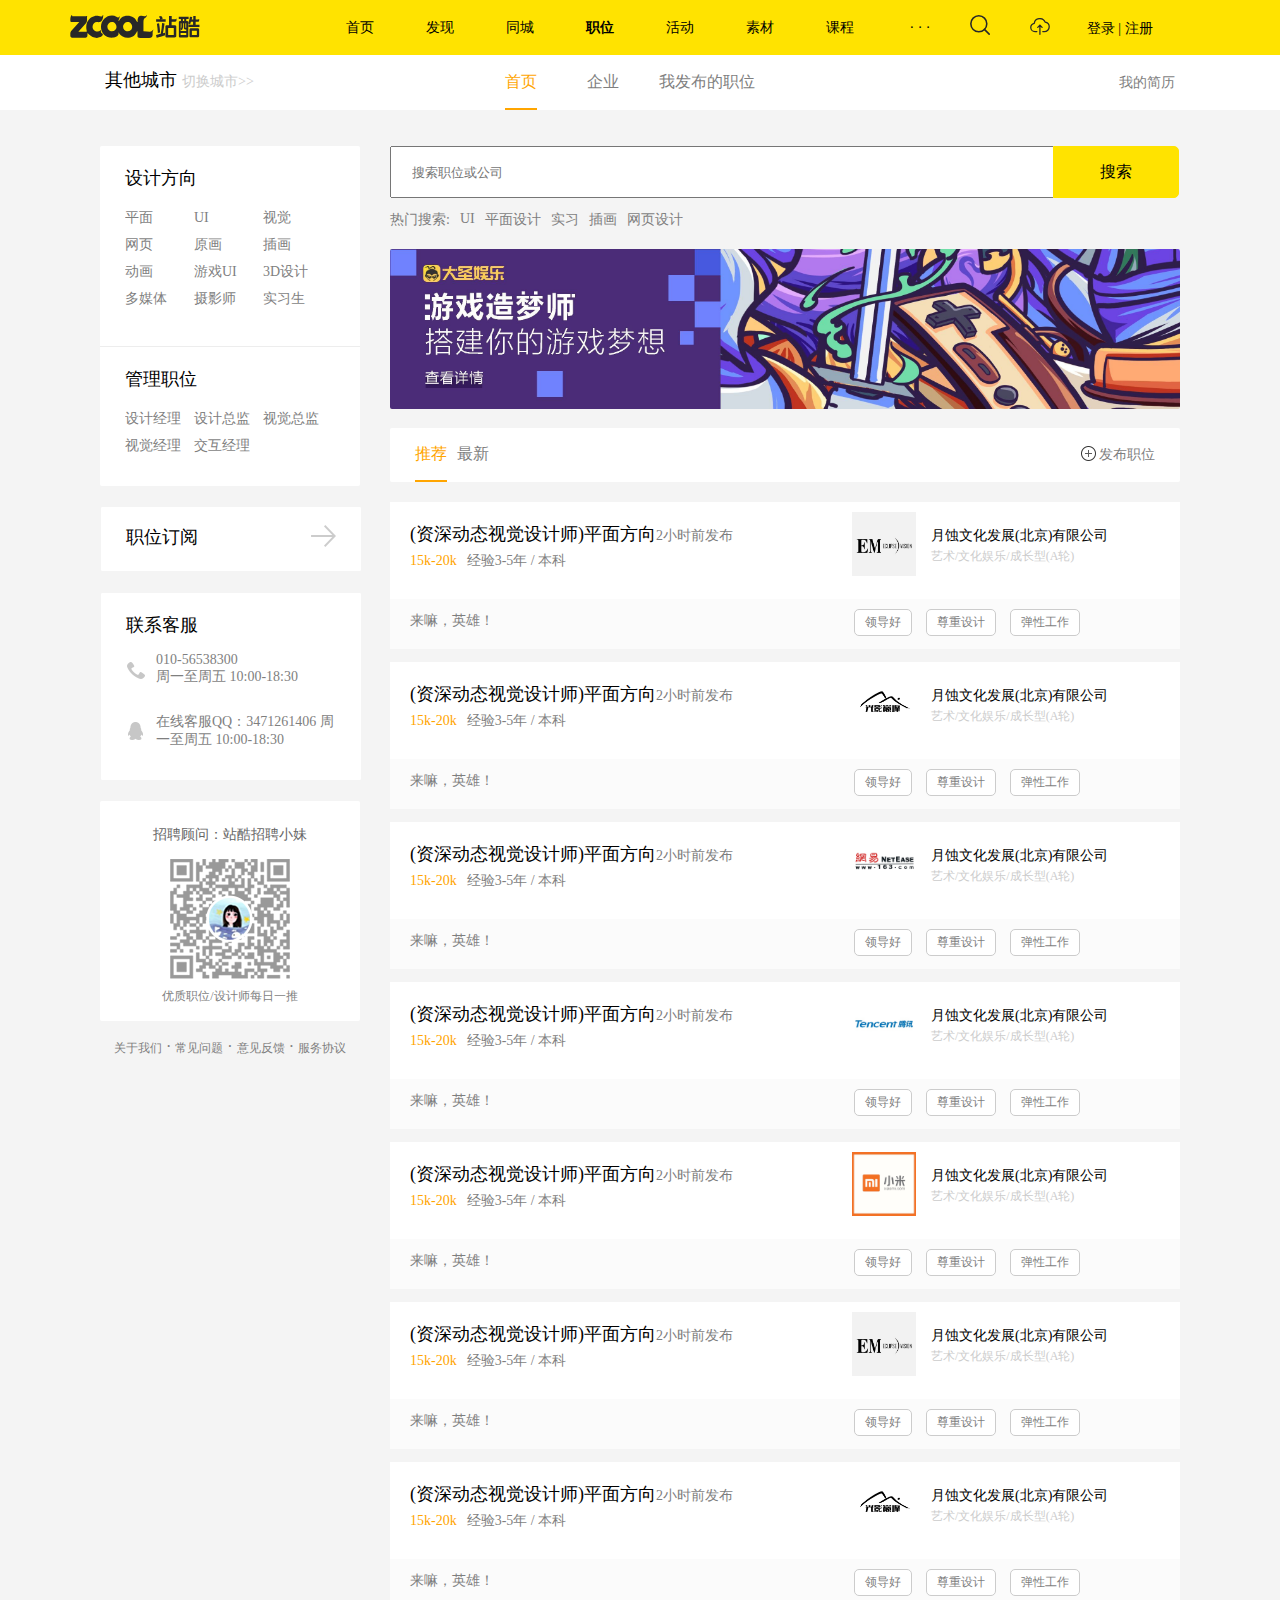
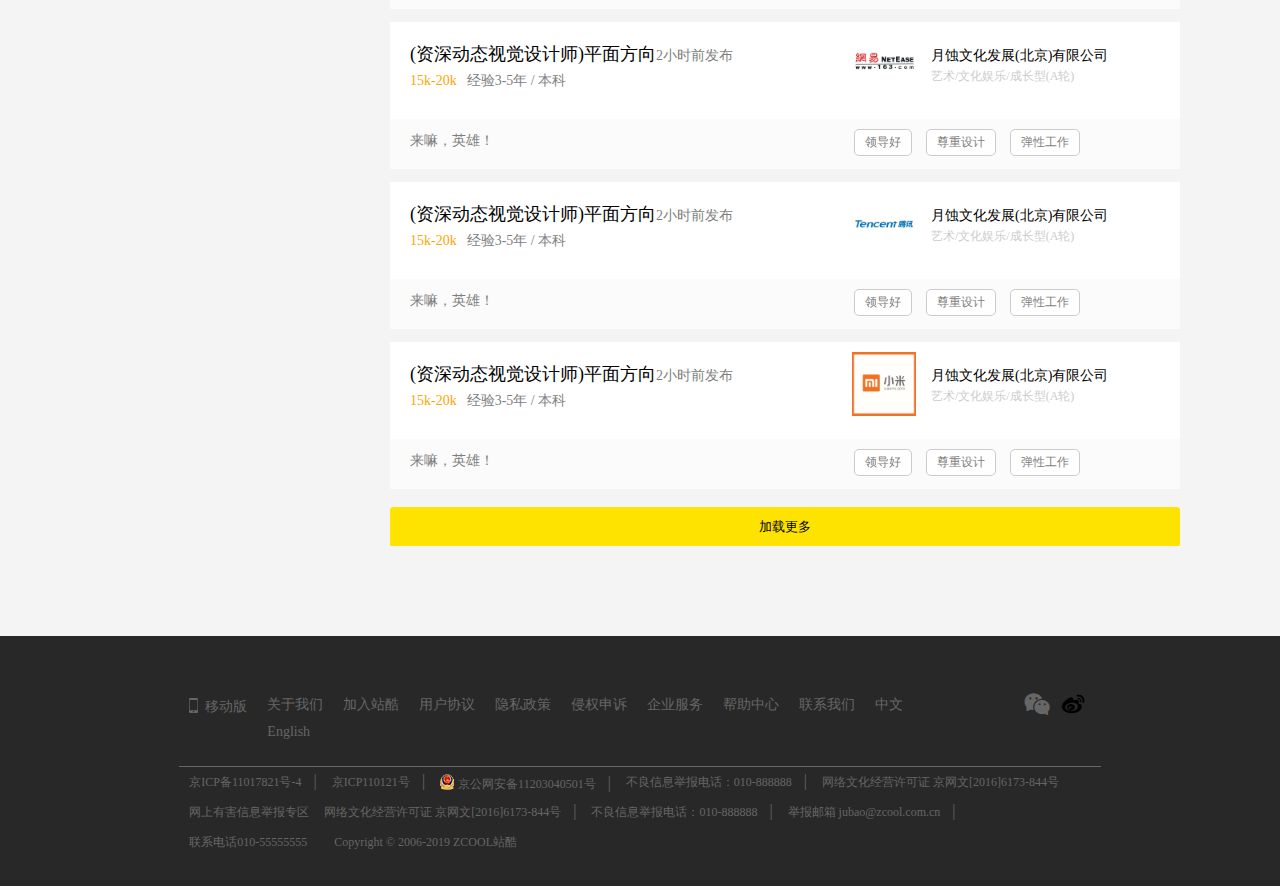
<file: 站酷网站/recruit.html>
<!DOCTYPE html>
<html lang="en">
<head>
	<meta charset="UTF-8">
	<title>职位</title>
	<link rel="stylesheet" href="css/public.css">
	<link rel="stylesheet" href="css/iconfont.css">
	<link rel="stylesheet" href="css/recruit.css">
</head>
<body>
	<header>
		<div class="box">
		<div class="logo"><img src="images/logo.svg" alt="" width="130px"></div>
			<ul class="ul">
				<li class="li">
					<a href="index.html" class="a2">首页</a>
				</li>
				<li class="li">
					<a href="find.html" class="a2">发现</a>
					<div class="nav">
						<ul>
							<li><span><a href="">平面</a></span></li>
							<li><span><a href="">UI</a></span></li>
							<li><span><a href="">网页</a></span></li>
							<li><span><a href="">插画</a></span></li>
							<li><span><a href="">动漫</a></span></li>
							<li><span><a href="">摄影</a></span></li>
							<li><span><a href="">空间</a></span></li>
							<li><span><a href="">平面</a></span></li>
							<li><span><a href="">UI</a></span></li>
							<li><span><a href="">网页</a></span></li>
							<li><span><a href="">插画</a></span></li>
							<li><span><a href="">动漫</a></span></li>
							<li><span><a href="">摄影</a></span></li>
							<li><span><a href="">空间</a></span></li>
						</ul>
						<hr>
						
							<ol>
								<li><a href="#">精选作品 》</a></li>
								<li><a href="#">精选文章 》</a></li>
								<li><a href="#">精选收藏 》</a></li>
							</ol>
						
					</div>
				</li>
				<li class="li">
					<a href="city.html" class="a2">同城</a>
				</li>
				<li class="li">
					<a href="recruit.html" class="a1">职位</a>
					<div class="nav1">
						<ul>
							<li><a href="#">职位</a></li>
							<li><a href="#">公司</a></li>
							<li><a href="#">发布职位</a></li>
						</ul>
					</div>
				</li>
				<li class="li">
					<a href="activity.html" class="a2">活动</a>
					<div class="nav2">
						<ul>
							<li><a href="#">设计大赛</a></li>
							<li><a href="#">专题策划</a></li>
							<li><a href="#">线上活动</a></li>
							<li><a href="#">线下活动</a></li>
							<li><a href="#">学习音频</a></li>
						</ul>
					</div>
				</li >
				<li class="li">
					<a href="index.html" class="a2">素材</a>
					<div class="nav3">
						<ul>
							<li><a href="#">图片</a></li>
							<li><a href="#">视频</a></li>
							<li><a href="#">字体</a></li>
							<li><a href="#">音乐</a></li>
						</ul>
					</div>
				</li>
				<li class="li">
					<a href="index.html" class="a2">课程</a>
					<div class="nav4">
						<ul>
							<li><a href="#">正在热销</a></li>
							<li><a href="#">口碑好课</a></li>
						</ul>
					</div>
				</li>
				<li class="li">
					<a href="index.html" class="a2">· · ·</a>
					<div class="nav5">
						<ul>
							<li><a href="#">榜单</a></li>
							<li><a href="#">设计师</a></li>
							<li><a href="#">站酷APP</a></li>
							<li><a href="#">站酷字体</a></li>
						</ul>
					</div>
				</li>
			</ul>
			<div class="search"><img src="images/search.svg" alt="" width="20px"></div>
			<div class="upload"><i><img src="images/upload.svg" alt="" width="20px"></i></div>

			<div class="right">
				<span><a href="zqlogin.html">登录 |</a></span>
				<span><a href="">注册</a></span>
			</div>
		</div>
	</header>
	<script src="js/jquery-1.11.1.js"></script>
	<script>
		$('.ul li').hover(function() {
			$(this).children('.nav,.nav1,.nav2,.nav3,.nav4,.nav5').show()
		}, function() {
			$(this).children('.nav,.nav1,.nav2,.nav3,.nav4,.nav5').hide()
		});
	</script>

	<div class="navtop">
		<div class="navtopcontainer">
			<ul>
				<li class="li1"><a href="#">首页</a></li>
				<li class="li2"><a href="#">企业</a></li>
				<li class="li3"><a href="#">我发布的职位</a></li>
			</ul>
			<span class="navtoprt"><a href="#">我的简历</a></span>

			<span class="navtoplf">其他城市<a href="#">切换城市>></a></span>
		</div>
	</div>



	<div class="content">
		<div class="container">
			<div class="containerleft">
				<div class="conlefttop">
				 <div class="conlefttop1">
				 	<div class="boxa">
				 		<h4>设计方向</h4>
				 	</div>
				 	<div class="boxb">
				 		<ul>
				 			<li><a href="#">平面</a></li>
				 			<li><a href="#">UI</a></li>
				 			<li><a href="#">视觉</a></li>
				 			<li><a href="#">网页</a></li>
				 			<li><a href="#">原画</a></li>
				 			<li><a href="#">插画</a></li>
				 			<li><a href="#">动画</a></li>
				 			<li><a href="#">游戏UI</a></li>
				 			<li><a href="#">3D设计</a></li>
				 			<li><a href="#">多媒体</a></li>
				 			<li><a href="#">摄影师</a></li>
				 			<li><a href="#">实习生</a></li>
				 		</ul>
				 	</div>
				 </div>



				 <div class="conlefttop2">
				 	<div class="boxa">
				 		<h4>管理职位</h4>
				 	</div>
				 	<div class="boxb">
				 		<ul>
				 			<li><a href="#">设计经理</a></li>
				 			<li><a href="#">设计总监</a></li>
				 			<li><a href="#">视觉总监</a></li>
				 			<li><a href="#">视觉经理</a></li>
				 			<li><a href="#">交互经理</a></li>
				 		</ul>
				 	</div>
				 </div>
				</div>



				<div class="boxbox">
					<span><a href="zqlogin.html">职位订阅</a></span>
					<div class="img"><img src="images/jiantou.png" alt=""></div>
				</div>



				<div class="containermid">
					<div class="boxa">
				 		<h4>联系客服</h4>
				 	</div>
                    <div class="boxb">
                    	<ul>
                    		<li>
                    			<i><img src="images/phone1.png" alt=""></i>
                    			010-56538300
                    			<br>
                    			周一至周五 10:00-18:30
                    		</li>
                    	</ul>
                    	<ol>
                    		<li>
                    			<i><img src="images/qq1.png" alt=""></i>
                    			在线客服QQ：3471261406
                    			
                    			周一至周五 10:00-18:30
                    		</ol>
                    	</ul>
                    </div>
				</div>

 				<div class="erweima">
 					<p class="p1">招聘顾问：站酷招聘小妹</p>
 					<div><img src="images/ewm.png" alt=""></div>
 					<p class="p2">优质职位/设计师每日一推</p>
 				</div>

                <div class="text">
                	<a href="">关于我们</a>
                	<span>·</span>
                	<a href="">常见问题</a>
                	<span>·</span>
                	<a href="">意见反馈</a>
                	<span>·</span>
                	<a href="">服务协议</a>
                	
                </div>

                




			</div>
               <script>
             	$(window).scroll(function(event){
                    var h=$(window).scrollTop()
			        console.log(h)
			       
            
                    if(h>200){
                    	$('.containerleft').css({
                    		'position': 'fixed',
                    		'top': '0px'
                    	});
                    }
                    if(h>1300){

                    	$('.containerleft').css({
                    		'position': 'absolute',
                    		'top':'auto',
                    		'bottom':'50px'
                    	});
					}
                    else if(h<=200){

                    	$('.containerleft').css({
                    		'position': 'absolute',
                    		'top': '35px',
                    		'bottom':'auto'
                    	});
            	



                    }      

             	});
                     


      //                var y=$('.containerleft').offset().top

      //                var k=$('.content').height();
						// $(window).scroll(function(event) {
						// var h=$(window).scrollTop()
			
			
						// console.log(h)

      //       			if(h>){
      //       					$('.containerleft').css({
      //               		'position': 'fixed',
      //               		'top': '0px'
      //               	});
      //       			}if(h=k){
      //       				$('.containerleft').css({
      //               		'position': 'absolute',
      //               		'top': 'auto',
      //               		'bottom':'0px'
      //               	});
      //       			}
						// });
             </script>




			<div class="containerright">
				<div class="search">
					<input type="text" placeholder="搜索职位或公司">
					<input type="button" value="搜索">
				</div>

				<div class="search1">
					<span>热门搜索:</span>
					<a href="#">UI</a>
					<a href="#">平面设计</a>
					<a href="#">实习</a>
					<a href="#">插画</a>
					<a href="#">网页设计</a>
				</div>

                <div class="xcimg"><img src="images/xc.jpg" alt=""></div>

                <div class="aabb">
                	<div class="lflf">
                		<a href="#" class="a1">推荐</a>
                		<a href="#" class="a2">最新</a>
                	</div>
                	<a href="#" class="riri">
                		<i><img src="images/shizi.png" alt=""></i>
                		发布职位
                	</a>
                </div>
                

                <div class="recruit">
					<div class="rect">
						<div class="recttop">
							<div class="releft">
								<a href="#">(资深动态视觉设计师)平面方向</a><i>2小时前发布</i><br>
								<span><b>15k-20k</b>经验3-5年 / 本科</span>
							</div>
							<div class="reright">
								<a class="aimg"><img src="images/rect01.jpg" alt=""></a>
								<a href="#" class="con">月蚀文化发展(北京)有限公司</a>
								<span>艺术/文化娱乐/成长型(A轮)</span>
							</div>
						</div>
						<div class="rectft">
							<span class="rectftleft">来嘛，英雄！</span>
							<div class="spbox">
							<span class="sp1">领导好</span>
							<span class="sp1">尊重设计</span>
							<span class="sp1">弹性工作</span>
							</div>
						</div>
					</div>

					<div class="rect">
						<div class="recttop">
							<div class="releft">
								<a href="#">(资深动态视觉设计师)平面方向</a><i>2小时前发布</i><br>
								<span><b>15k-20k</b>经验3-5年 / 本科</span>
							</div>
							<div class="reright">
								<a class="aimg"><img src="images/rect02.jpg" alt=""></a>
								<a href="#" class="con">月蚀文化发展(北京)有限公司</a>
								<span>艺术/文化娱乐/成长型(A轮)</span>
							</div>
						</div>
						<div class="rectft">
							<span class="rectftleft">来嘛，英雄！</span>
							<div class="spbox">
							<span class="sp1">领导好</span>
							<span class="sp1">尊重设计</span>
							<span class="sp1">弹性工作</span>
							</div>
						</div>
					</div>
					<div class="rect">
						<div class="recttop">
							<div class="releft">
								<a href="#">(资深动态视觉设计师)平面方向</a><i>2小时前发布</i><br>
								<span><b>15k-20k</b>经验3-5年 / 本科</span>
							</div>
							<div class="reright">
								<a class="aimg"><img src="images/rect03.jpg" alt=""></a>
								<a href="#" class="con">月蚀文化发展(北京)有限公司</a>
								<span>艺术/文化娱乐/成长型(A轮)</span>
							</div>
						</div>
						<div class="rectft">
							<span class="rectftleft">来嘛，英雄！</span>
							<div class="spbox">
							<span class="sp1">领导好</span>
							<span class="sp1">尊重设计</span>
							<span class="sp1">弹性工作</span>
							</div>
						</div>
					</div>
					<div class="rect">
						<div class="recttop">
							<div class="releft">
								<a href="#">(资深动态视觉设计师)平面方向</a><i>2小时前发布</i><br>
								<span><b>15k-20k</b>经验3-5年 / 本科</span>
							</div>
							<div class="reright">
								<a class="aimg"><img src="images/rect04.jpg" alt=""></a>
								<a href="#" class="con">月蚀文化发展(北京)有限公司</a>
								<span>艺术/文化娱乐/成长型(A轮)</span>
							</div>
						</div>
						<div class="rectft">
							<span class="rectftleft">来嘛，英雄！</span>
							<div class="spbox">
							<span class="sp1">领导好</span>
							<span class="sp1">尊重设计</span>
							<span class="sp1">弹性工作</span>
							</div>
						</div>
					</div>
					<div class="rect">
						<div class="recttop">
							<div class="releft">
								<a href="#">(资深动态视觉设计师)平面方向</a><i>2小时前发布</i><br>
								<span><b>15k-20k</b>经验3-5年 / 本科</span>
							</div>
							<div class="reright">
								<a class="aimg"><img src="images/rect05.jpg" alt=""></a>
								<a href="#" class="con">月蚀文化发展(北京)有限公司</a>
								<span>艺术/文化娱乐/成长型(A轮)</span>
							</div>
						</div>
						<div class="rectft">
							<span class="rectftleft">来嘛，英雄！</span>
							<div class="spbox">
							<span class="sp1">领导好</span>
							<span class="sp1">尊重设计</span>
							<span class="sp1">弹性工作</span>
							</div>
						</div>
					</div>
					<div class="rect">
						<div class="recttop">
							<div class="releft">
								<a href="#">(资深动态视觉设计师)平面方向</a><i>2小时前发布</i><br>
								<span><b>15k-20k</b>经验3-5年 / 本科</span>
							</div>
							<div class="reright">
								<a class="aimg"><img src="images/rect01.jpg" alt=""></a>
								<a href="#" class="con">月蚀文化发展(北京)有限公司</a>
								<span>艺术/文化娱乐/成长型(A轮)</span>
							</div>
						</div>
						<div class="rectft">
							<span class="rectftleft">来嘛，英雄！</span>
							<div class="spbox">
							<span class="sp1">领导好</span>
							<span class="sp1">尊重设计</span>
							<span class="sp1">弹性工作</span>
							</div>
						</div>
					</div>
					<div class="rect">
						<div class="recttop">
							<div class="releft">
								<a href="#">(资深动态视觉设计师)平面方向</a><i>2小时前发布</i><br>
								<span><b>15k-20k</b>经验3-5年 / 本科</span>
							</div>
							<div class="reright">
								<a class="aimg"><img src="images/rect02.jpg" alt=""></a>
								<a href="#" class="con">月蚀文化发展(北京)有限公司</a>
								<span>艺术/文化娱乐/成长型(A轮)</span>
							</div>
						</div>
						<div class="rectft">
							<span class="rectftleft">来嘛，英雄！</span>
							<div class="spbox">
							<span class="sp1">领导好</span>
							<span class="sp1">尊重设计</span>
							<span class="sp1">弹性工作</span>
							</div>
						</div>
					</div>
					<div class="rect">
						<div class="recttop">
							<div class="releft">
								<a href="#">(资深动态视觉设计师)平面方向</a><i>2小时前发布</i><br>
								<span><b>15k-20k</b>经验3-5年 / 本科</span>
							</div>
							<div class="reright">
								<a class="aimg"><img src="images/rect03.jpg" alt=""></a>
								<a href="#" class="con">月蚀文化发展(北京)有限公司</a>
								<span>艺术/文化娱乐/成长型(A轮)</span>
							</div>
						</div>
						<div class="rectft">
							<span class="rectftleft">来嘛，英雄！</span>
							<div class="spbox">
							<span class="sp1">领导好</span>
							<span class="sp1">尊重设计</span>
							<span class="sp1">弹性工作</span>
							</div>
						</div>
					</div>
					<div class="rect">
						<div class="recttop">
							<div class="releft">
								<a href="#">(资深动态视觉设计师)平面方向</a><i>2小时前发布</i><br>
								<span><b>15k-20k</b>经验3-5年 / 本科</span>
							</div>
							<div class="reright">
								<a class="aimg"><img src="images/rect04.jpg" alt=""></a>
								<a href="#" class="con">月蚀文化发展(北京)有限公司</a>
								<span>艺术/文化娱乐/成长型(A轮)</span>
							</div>
						</div>
						<div class="rectft">
							<span class="rectftleft">来嘛，英雄！</span>
							<div class="spbox">
							<span class="sp1">领导好</span>
							<span class="sp1">尊重设计</span>
							<span class="sp1">弹性工作</span>
							</div>
						</div>
					</div>
					<div class="rect">
						<div class="recttop">
							<div class="releft">
								<a href="#">(资深动态视觉设计师)平面方向</a><i>2小时前发布</i><br>
								<span><b>15k-20k</b>经验3-5年 / 本科</span>
							</div>
							<div class="reright">
								<a class="aimg"><img src="images/rect05.jpg" alt=""></a>
								<a href="#" class="con">月蚀文化发展(北京)有限公司</a>
								<span>艺术/文化娱乐/成长型(A轮)</span>
							</div>
						</div>
						<div class="rectft">
							<span class="rectftleft">来嘛，英雄！</span>
							<div class="spbox">
							<span class="sp1">领导好</span>
							<span class="sp1">尊重设计</span>
							<span class="sp1">弹性工作</span>
							</div>
						</div>
					</div>

					
				</div>


                <div class="ftft">
                	<button class="jz">
                		加载更多
                	</button>
                </div>


			</div>




             

		</div>
		<div class="gotop">
		<img src="images/go.png" alt="">
	    </div>
        <script>
		$(window).scroll(function(event) {
			var h=$(window).scrollTop()
			console.log(h)
			if(h>200){
				$('.gotop').fadeIn()
			}else{
				$('.gotop').fadeOut()
			}
            
            if(h>1500){
            	$('.gotop').css('position', 'absolute');
            }else{
            	$('.gotop').css('position', 'fixed');
            }
		});

		$('.gotop').click(function(event) {
			    var h=$(window).scrollTop()
				if(h>400){
				$('html,body').animate({'scrollTop':0+'px'},500)
                }
          });      
				
	</script>



	</div>
    <footer>
		<div class="container">
			<div class="top">
			<ul>
				<li><img src="images/phone.svg" alt="" height="15px">&nbsp;&nbsp;移动版</li>
				<li>关于我们</li>
				<li>加入站酷</li>
				<li>用户协议</li>
				<li>隐私政策</li>
				<li>侵权申诉</li>
				<li>企业服务</li>
				<li>帮助中心</li>
				<li>联系我们</li>
				<li>中文</li>
				<li>English</li>
			</ul>

            <span class="iconfont icon-weibo"></span>
            <span class="iconfont icon-jianzhuanquan-"></span>
            <!-- <b class="b1"><img src="images/weixin.svg" alt=""></b>
            <b class="b2"><img src="images/wb.svg" alt=""></b> -->
        </div>
        <div class="fobottom">
        	<ol>
        		<li><a href="#">京ICP备11017821号-4</a>&nbsp;&nbsp;&nbsp;|</li>
        		<li><a href="#">京ICP110121号</a>&nbsp;&nbsp;&nbsp;|</li>
        		<li><img src="images/police.png" alt=""> <a href="">京公网安备11203040501号</a>&nbsp;&nbsp;&nbsp;|</li>
        		<li><a href="#">不良信息举报电话：010-888888</a>&nbsp;&nbsp;&nbsp;|</li>
        		<li><a href="#">网络文化经营许可证 京网文[2016]6173-844号</a></li>
        		<li><a href="#">网上有害信息举报专区 </a></li>
                <li><a href="#">网络文化经营许可证 京网文[2016]6173-844号</a>&nbsp;&nbsp;&nbsp;|</li>
                <li><a href="#">不良信息举报电话：010-888888</a>&nbsp;&nbsp;&nbsp;|</li>
                <li><a href="#">举报邮箱 jubao@zcool.com.cn</a>&nbsp;&nbsp;&nbsp;|</li>
        		<li><a href="#">联系电话010-55555555</a>&nbsp;&nbsp;&nbsp;</li>
                <li><a href="#">Copyright © 2006-2019 ZCOOL站酷</a></li>
        	</ol>
        </div>
		</div>
	</footer>

</body>
</html>
</file>
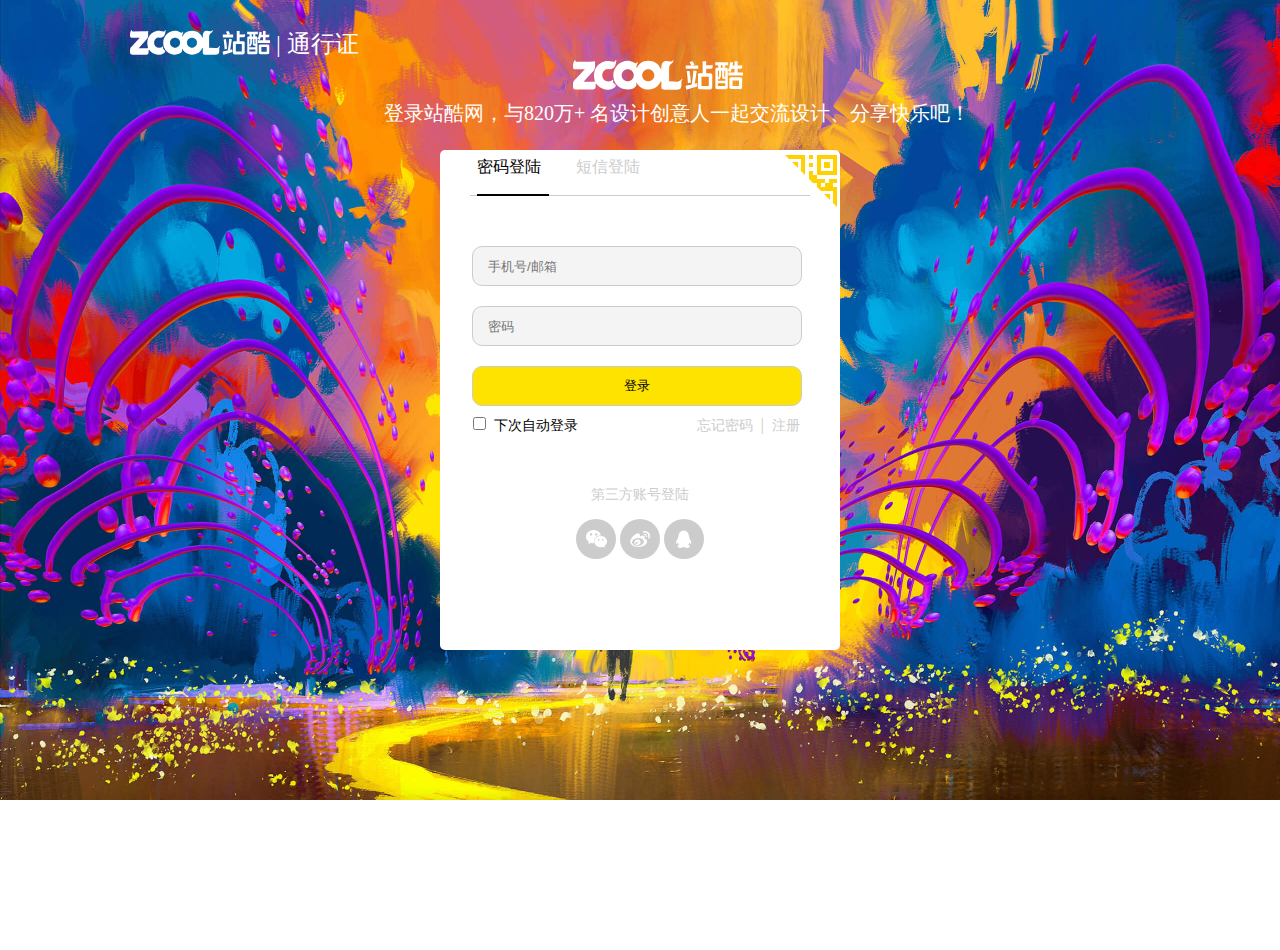
<file: 站酷网站/zqlogin.html>
<!DOCTYPE html>
<html lang="en">
<head>
	<meta charset="UTF-8">
	<title>Document</title>
	<style>
		*{
			margin: 0px;
			padding: 0px;
		}
        body{
        	background-image: url('images/bg01.jpg');
        	background-size: 100% 100%;
        	background-repeat: no-repeat;
        	
        }
        .logo1{
            position: absolute;
            top: 60px;
            left: 44%;
            margin-left: 10px;
        }
       /*  .toptop{
            margin: 80px auto;
            width: 500px;
            height: 30px;
            border: 1px solid #ccc;
            text-align: center;
        } */

        .logo2{
            font-size: 20px;
            position: absolute;
            color: white;
            top: 100px;
            left: 30%;
        }

        .logoleft{
            position: absolute;
            left: 130px;
            top: 30px;
        }
       /*  .logoleft img{
            margin-top: 10px;
        } */
        .logoleft span{
            font-size: 24px;
            color: white;
            position: relative;
            top: -3px;

        }
		.box{
			height: 500px;
			width: 400px;
			margin: 150px auto;
			/* border: 2px solid #ccc; */
			background-color: white;
			position: relative;
            border-radius: 5px;
		}
		li{
			list-style: none;
		}
        .rightt{
        	position: absolute;
        	right: 3px;
        	top: 5px;
        }
		.body{
			width: 350px;
			height: 450px;
			margin: 30px auto;
			
		}

		.top {
			margin-left: 5px;
			width: 340px;
			height: 45px;
			border-bottom: 1px solid #ccc;
		}

		.top ul{
			overflow: hidden;
		}
        
       
		.top ul .li1{
			height: 37px;
			width: 72px;
			display: inline-block;
			float: left;
			margin: 7px;
			border-bottom: 2px solid black;
			font-size: 16px;
		}
        
        .top ul .li2{
			height: 37px;
			width: 72px;
			display: inline-block;
			float: left;
			margin: 7px;
			margin-left: 20px;
			font-size: 16px;
			color: #ccc;
		}

		form{
			margin-top: 40px;
			width: 100%;
			height: 240px;
		}
        
        [type="text"]{
        	width:330px;
        	height: 40px;
        	margin: 10px auto;
        	margin-left: 7px;
        	border-radius: 10px; 
        	border: 1px solid #ccc;
        	padding-left: 15px;
        	box-sizing: border-box;
        	outline: none;
        	background-color: #f4f4f4;
        }
        [type="text"]:hover {
           background-color: white;
        }
        [type="password"]:hover {
           background-color: white;
        }
         [type="password"]{
        	width:330px;
        	height: 40px;
        	margin: 10px auto;
        	margin-left: 7px;
        	border-radius: 10px; 
        	border: 1px solid #ccc;
        	padding-left: 15px;
        	outline: none;
        	box-sizing: border-box;
        	background-color: #f4f4f4;
        }
         [type="button"]{
        	width:330px;
        	height: 40px;
        	margin: 10px auto;
        	margin-left: 7px;
        	border-radius: 10px; 
        	border: 1px solid #ccc;
        	outline: none;
        	box-sizing: border-box;
        	background-color: #ffe300;
        }
        [type="checkbox"]{
        	margin: 0px 8px 0px 8px;
        }
        .right{
        	float: right;
        	color: #ccc;
        	margin-right: 15px;
        }
        .right a{
        	text-decoration: none;
        	color: #ccc;
        	font-size: 14px;
        }
        b{
        	font-size: 14px;
        	font-weight: normal;
        }

        .footer{
        	width: 200px;
        	height: 100px;
        	margin: 10px auto;
        	text-align: center;
        }
        .footer span{
        	display: block;
             font-size: 14px;
             color: #ccc;
             text-align: center;
        }
        .footer a{
        	margin-top: 15px;
        	display: inline-block;
        	height: 40px;
        	width: 40px;
        	border-radius: 50%;
        	background-color: #ccc;
        	/* background-image: url('images/wechat.png'); */
        	background-repeat: no-repeat;
        	background-position: center;
        }
        .footer .a1{
        	background-image: url('images/wechat.png');
        }
        .footer .a2{
        	background-image: url('images/weibo.png');
        }
        .footer .a3{
        	background-image: url('images/qq.png');
        }

        .footer .a1:hover{
        	background-color: green;
        }
        .footer .a2:hover{
        	background-color: red;
        }
        .footer .a3:hover{
        	background-color: skyblue;
        }

        .bottom{
            width: 600px;
            height: 100px;
            position: absolute;
            bottom: -50px;
            left: 50%;
            margin-left: -300px;
            /* border: 1px solid #ccc; */
            text-align: center;
        }

        .bottom a{
            text-decoration: none;
            color: white;
            font-size: 14px;
        }
        .bottom p{
            color: white;
            font-size: 12px;
            margin-top: 20px;
        }
	</style>
</head>
<body>
    <a href="index.html"><img src="images/zclogo.svg" alt="" class="logo1"></a>
    <div class="logoleft">
    <img src="images/smlogo.svg" alt="" class="logo3" width="140px"><span>&nbsp;|&nbsp;通行证</span>
    </div>  
       <span class="logo2">登录站酷网，与820万+ 名设计创意人一起交流设计、分享快乐吧！</span>
   
	<div class="box">
		<div class="rightt">
			<img src="images/wx.svg" alt="">
		</div>
		<div class="body">
			<div class="top">
				<ul>
					<li class="li1">密码登陆</li>
					<li class="li2">短信登陆</li>
				</ul>
			</div>
			<form action="#">
				<input type="text" name="username" placeholder="手机号/邮箱" />
				<input type="password" name="password" placeholder="密码" />
				<input type="button" value="登录">
				<input type="checkbox"><b>下次自动登录</b>
				<div class="right">
					<a href="#">忘记密码</a>
					&nbsp;|&nbsp;
					<a href="#">注册</a>
				</div>
			</form>
			<div class="footer">
				<span>第三方账号登陆</span>
					<a href="#" class="a1"></a>
					<a href="#" class="a2"></a>
					<a href="#" class="a3"></a>
				
			</div>
		</div>
	</div>
    <div class="bottom">
        <a href="">图片来自站酷海洛</a>
        <p>京ICP备11017824号-4 / 京ICP证130164号 北京市公安局朝阳分局备案编号:110105000501<br>
                      Copyright © 2006-2018 ZCOOL 中文 English</p>
    </div>
</body>
</html>
</file>
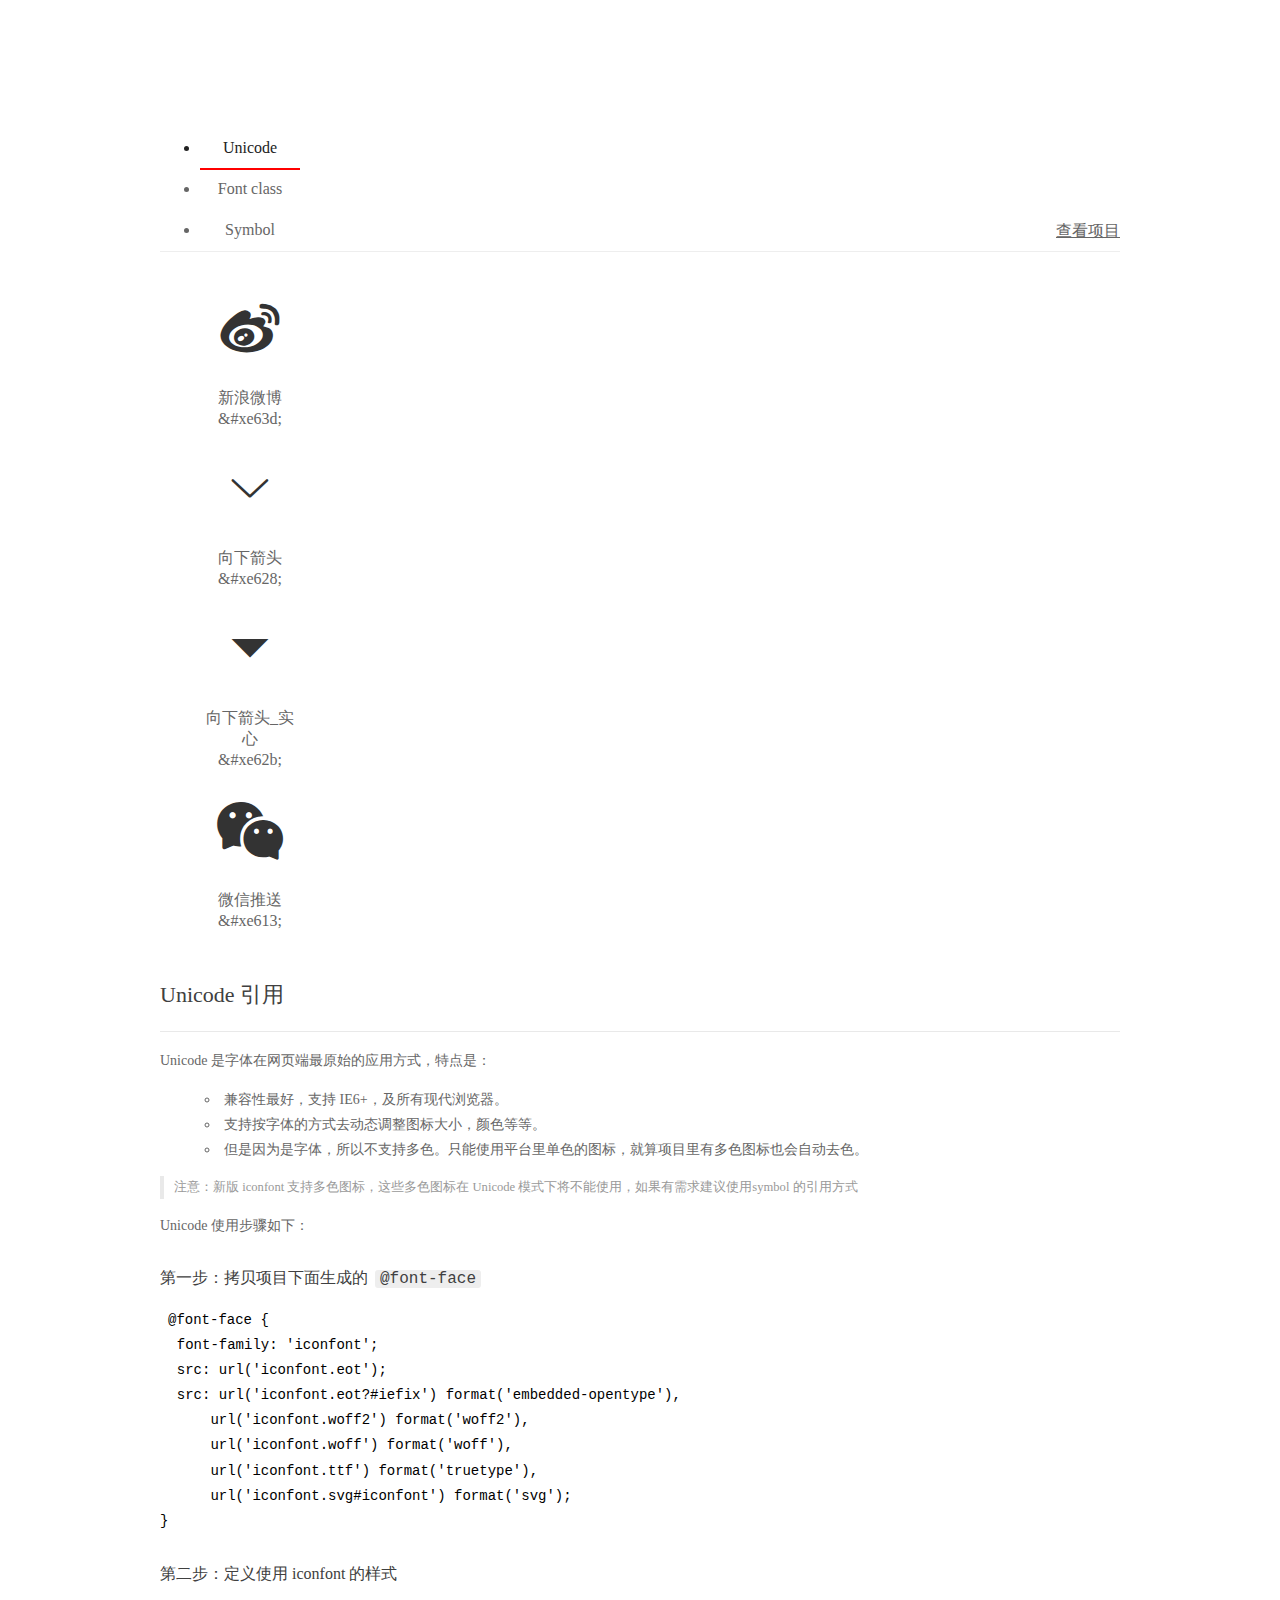
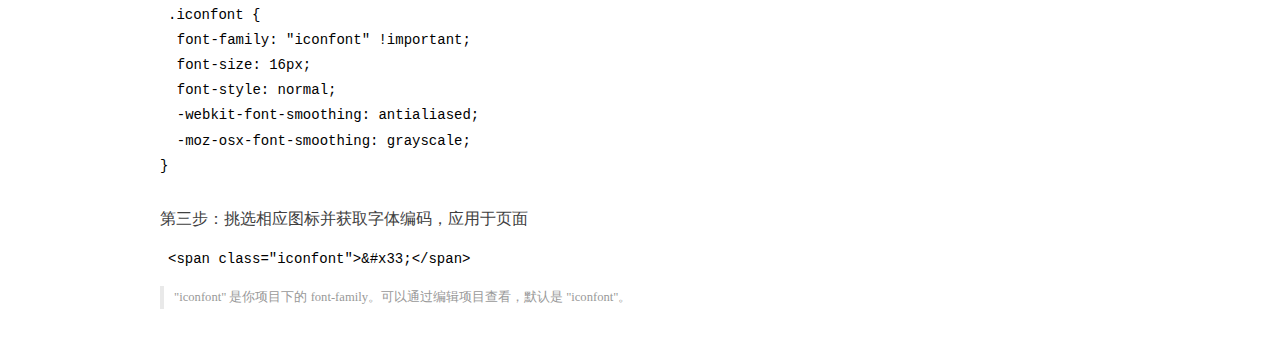
<file: test/images/font_1521701_0be0t5q137su/demo_index.html>
<!DOCTYPE html>
<html>
<head>
  <meta charset="utf-8"/>
  <title>IconFont Demo</title>
  <link rel="shortcut icon" href="https://gtms04.alicdn.com/tps/i4/TB1_oz6GVXXXXaFXpXXJDFnIXXX-64-64.ico" type="image/x-icon"/>
  <link rel="stylesheet" href="https://g.alicdn.com/thx/cube/1.3.2/cube.min.css">
  <link rel="stylesheet" href="demo.css">
  <link rel="stylesheet" href="iconfont.css">
  <script src="iconfont.js"></script>
  <!-- jQuery -->
  <script src="https://a1.alicdn.com/oss/uploads/2018/12/26/7bfddb60-08e8-11e9-9b04-53e73bb6408b.js"></script>
  <!-- 代码高亮 -->
  <script src="https://a1.alicdn.com/oss/uploads/2018/12/26/a3f714d0-08e6-11e9-8a15-ebf944d7534c.js"></script>
</head>
<body>
  <div class="main">
    <h1 class="logo"><a href="https://www.iconfont.cn/" title="iconfont 首页" target="_blank">&#xe86b;</a></h1>
    <div class="nav-tabs">
      <ul id="tabs" class="dib-box">
        <li class="dib active"><span>Unicode</span></li>
        <li class="dib"><span>Font class</span></li>
        <li class="dib"><span>Symbol</span></li>
      </ul>
      
      <a href="https://www.iconfont.cn/manage/index?manage_type=myprojects&projectId=1521701" target="_blank" class="nav-more">查看项目</a>
      
    </div>
    <div class="tab-container">
      <div class="content unicode" style="display: block;">
          <ul class="icon_lists dib-box">
          
            <li class="dib">
              <span class="icon iconfont">&#xe63d;</span>
                <div class="name">新浪微博</div>
                <div class="code-name">&amp;#xe63d;</div>
              </li>
          
            <li class="dib">
              <span class="icon iconfont">&#xe628;</span>
                <div class="name">向下箭头</div>
                <div class="code-name">&amp;#xe628;</div>
              </li>
          
            <li class="dib">
              <span class="icon iconfont">&#xe62b;</span>
                <div class="name">向下箭头_实心</div>
                <div class="code-name">&amp;#xe62b;</div>
              </li>
          
            <li class="dib">
              <span class="icon iconfont">&#xe613;</span>
                <div class="name">微信推送</div>
                <div class="code-name">&amp;#xe613;</div>
              </li>
          
          </ul>
          <div class="article markdown">
          <h2 id="unicode-">Unicode 引用</h2>
          <hr>

          <p>Unicode 是字体在网页端最原始的应用方式，特点是：</p>
          <ul>
            <li>兼容性最好，支持 IE6+，及所有现代浏览器。</li>
            <li>支持按字体的方式去动态调整图标大小，颜色等等。</li>
            <li>但是因为是字体，所以不支持多色。只能使用平台里单色的图标，就算项目里有多色图标也会自动去色。</li>
          </ul>
          <blockquote>
            <p>注意：新版 iconfont 支持多色图标，这些多色图标在 Unicode 模式下将不能使用，如果有需求建议使用symbol 的引用方式</p>
          </blockquote>
          <p>Unicode 使用步骤如下：</p>
          <h3 id="-font-face">第一步：拷贝项目下面生成的 <code>@font-face</code></h3>
<pre><code class="language-css"
>@font-face {
  font-family: 'iconfont';
  src: url('iconfont.eot');
  src: url('iconfont.eot?#iefix') format('embedded-opentype'),
      url('iconfont.woff2') format('woff2'),
      url('iconfont.woff') format('woff'),
      url('iconfont.ttf') format('truetype'),
      url('iconfont.svg#iconfont') format('svg');
}
</code></pre>
          <h3 id="-iconfont-">第二步：定义使用 iconfont 的样式</h3>
<pre><code class="language-css"
>.iconfont {
  font-family: "iconfont" !important;
  font-size: 16px;
  font-style: normal;
  -webkit-font-smoothing: antialiased;
  -moz-osx-font-smoothing: grayscale;
}
</code></pre>
          <h3 id="-">第三步：挑选相应图标并获取字体编码，应用于页面</h3>
<pre>
<code class="language-html"
>&lt;span class="iconfont"&gt;&amp;#x33;&lt;/span&gt;
</code></pre>
          <blockquote>
            <p>"iconfont" 是你项目下的 font-family。可以通过编辑项目查看，默认是 "iconfont"。</p>
          </blockquote>
          </div>
      </div>
      <div class="content font-class">
        <ul class="icon_lists dib-box">
          
          <li class="dib">
            <span class="icon iconfont icon-weibo"></span>
            <div class="name">
              新浪微博
            </div>
            <div class="code-name">.icon-weibo
            </div>
          </li>
          
          <li class="dib">
            <span class="icon iconfont icon-xiangxiajiantou"></span>
            <div class="name">
              向下箭头
            </div>
            <div class="code-name">.icon-xiangxiajiantou
            </div>
          </li>
          
          <li class="dib">
            <span class="icon iconfont icon-xiangxiajiantoushixin"></span>
            <div class="name">
              向下箭头_实心
            </div>
            <div class="code-name">.icon-xiangxiajiantoushixin
            </div>
          </li>
          
          <li class="dib">
            <span class="icon iconfont icon-jianzhuanquan-"></span>
            <div class="name">
              微信推送
            </div>
            <div class="code-name">.icon-jianzhuanquan-
            </div>
          </li>
          
        </ul>
        <div class="article markdown">
        <h2 id="font-class-">font-class 引用</h2>
        <hr>

        <p>font-class 是 Unicode 使用方式的一种变种，主要是解决 Unicode 书写不直观，语意不明确的问题。</p>
        <p>与 Unicode 使用方式相比，具有如下特点：</p>
        <ul>
          <li>兼容性良好，支持 IE8+，及所有现代浏览器。</li>
          <li>相比于 Unicode 语意明确，书写更直观。可以很容易分辨这个 icon 是什么。</li>
          <li>因为使用 class 来定义图标，所以当要替换图标时，只需要修改 class 里面的 Unicode 引用。</li>
          <li>不过因为本质上还是使用的字体，所以多色图标还是不支持的。</li>
        </ul>
        <p>使用步骤如下：</p>
        <h3 id="-fontclass-">第一步：引入项目下面生成的 fontclass 代码：</h3>
<pre><code class="language-html">&lt;link rel="stylesheet" href="./iconfont.css"&gt;
</code></pre>
        <h3 id="-">第二步：挑选相应图标并获取类名，应用于页面：</h3>
<pre><code class="language-html">&lt;span class="iconfont icon-xxx"&gt;&lt;/span&gt;
</code></pre>
        <blockquote>
          <p>"
            iconfont" 是你项目下的 font-family。可以通过编辑项目查看，默认是 "iconfont"。</p>
        </blockquote>
      </div>
      </div>
      <div class="content symbol">
          <ul class="icon_lists dib-box">
          
            <li class="dib">
                <svg class="icon svg-icon" aria-hidden="true">
                  <use xlink:href="#icon-weibo"></use>
                </svg>
                <div class="name">新浪微博</div>
                <div class="code-name">#icon-weibo</div>
            </li>
          
            <li class="dib">
                <svg class="icon svg-icon" aria-hidden="true">
                  <use xlink:href="#icon-xiangxiajiantou"></use>
                </svg>
                <div class="name">向下箭头</div>
                <div class="code-name">#icon-xiangxiajiantou</div>
            </li>
          
            <li class="dib">
                <svg class="icon svg-icon" aria-hidden="true">
                  <use xlink:href="#icon-xiangxiajiantoushixin"></use>
                </svg>
                <div class="name">向下箭头_实心</div>
                <div class="code-name">#icon-xiangxiajiantoushixin</div>
            </li>
          
            <li class="dib">
                <svg class="icon svg-icon" aria-hidden="true">
                  <use xlink:href="#icon-jianzhuanquan-"></use>
                </svg>
                <div class="name">微信推送</div>
                <div class="code-name">#icon-jianzhuanquan-</div>
            </li>
          
          </ul>
          <div class="article markdown">
          <h2 id="symbol-">Symbol 引用</h2>
          <hr>

          <p>这是一种全新的使用方式，应该说这才是未来的主流，也是平台目前推荐的用法。相关介绍可以参考这篇<a href="">文章</a>
            这种用法其实是做了一个 SVG 的集合，与另外两种相比具有如下特点：</p>
          <ul>
            <li>支持多色图标了，不再受单色限制。</li>
            <li>通过一些技巧，支持像字体那样，通过 <code>font-size</code>, <code>color</code> 来调整样式。</li>
            <li>兼容性较差，支持 IE9+，及现代浏览器。</li>
            <li>浏览器渲染 SVG 的性能一般，还不如 png。</li>
          </ul>
          <p>使用步骤如下：</p>
          <h3 id="-symbol-">第一步：引入项目下面生成的 symbol 代码：</h3>
<pre><code class="language-html">&lt;script src="./iconfont.js"&gt;&lt;/script&gt;
</code></pre>
          <h3 id="-css-">第二步：加入通用 CSS 代码（引入一次就行）：</h3>
<pre><code class="language-html">&lt;style&gt;
.icon {
  width: 1em;
  height: 1em;
  vertical-align: -0.15em;
  fill: currentColor;
  overflow: hidden;
}
&lt;/style&gt;
</code></pre>
          <h3 id="-">第三步：挑选相应图标并获取类名，应用于页面：</h3>
<pre><code class="language-html">&lt;svg class="icon" aria-hidden="true"&gt;
  &lt;use xlink:href="#icon-xxx"&gt;&lt;/use&gt;
&lt;/svg&gt;
</code></pre>
          </div>
      </div>

    </div>
  </div>
  <script>
  $(document).ready(function () {
      $('.tab-container .content:first').show()

      $('#tabs li').click(function (e) {
        var tabContent = $('.tab-container .content')
        var index = $(this).index()

        if ($(this).hasClass('active')) {
          return
        } else {
          $('#tabs li').removeClass('active')
          $(this).addClass('active')

          tabContent.hide().eq(index).fadeIn()
        }
      })
    })
  </script>
</body>
</html>
</file>
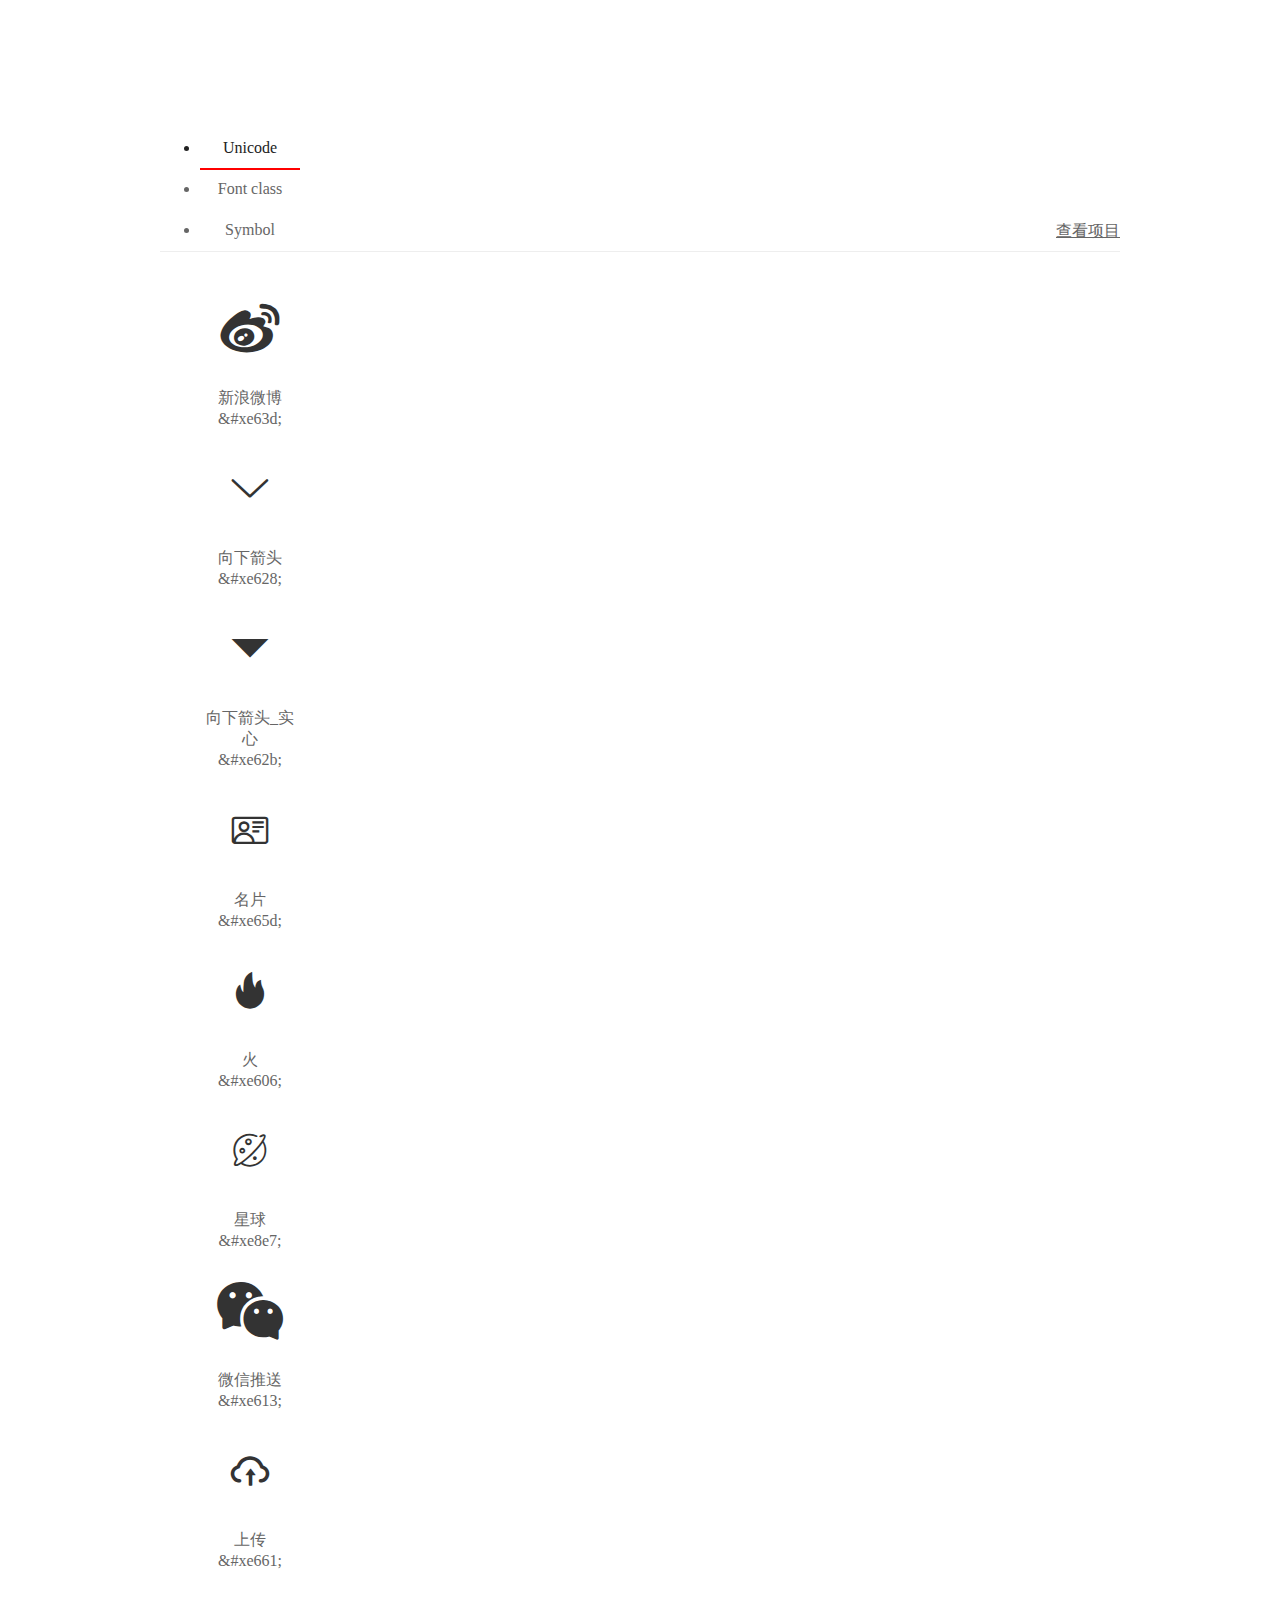
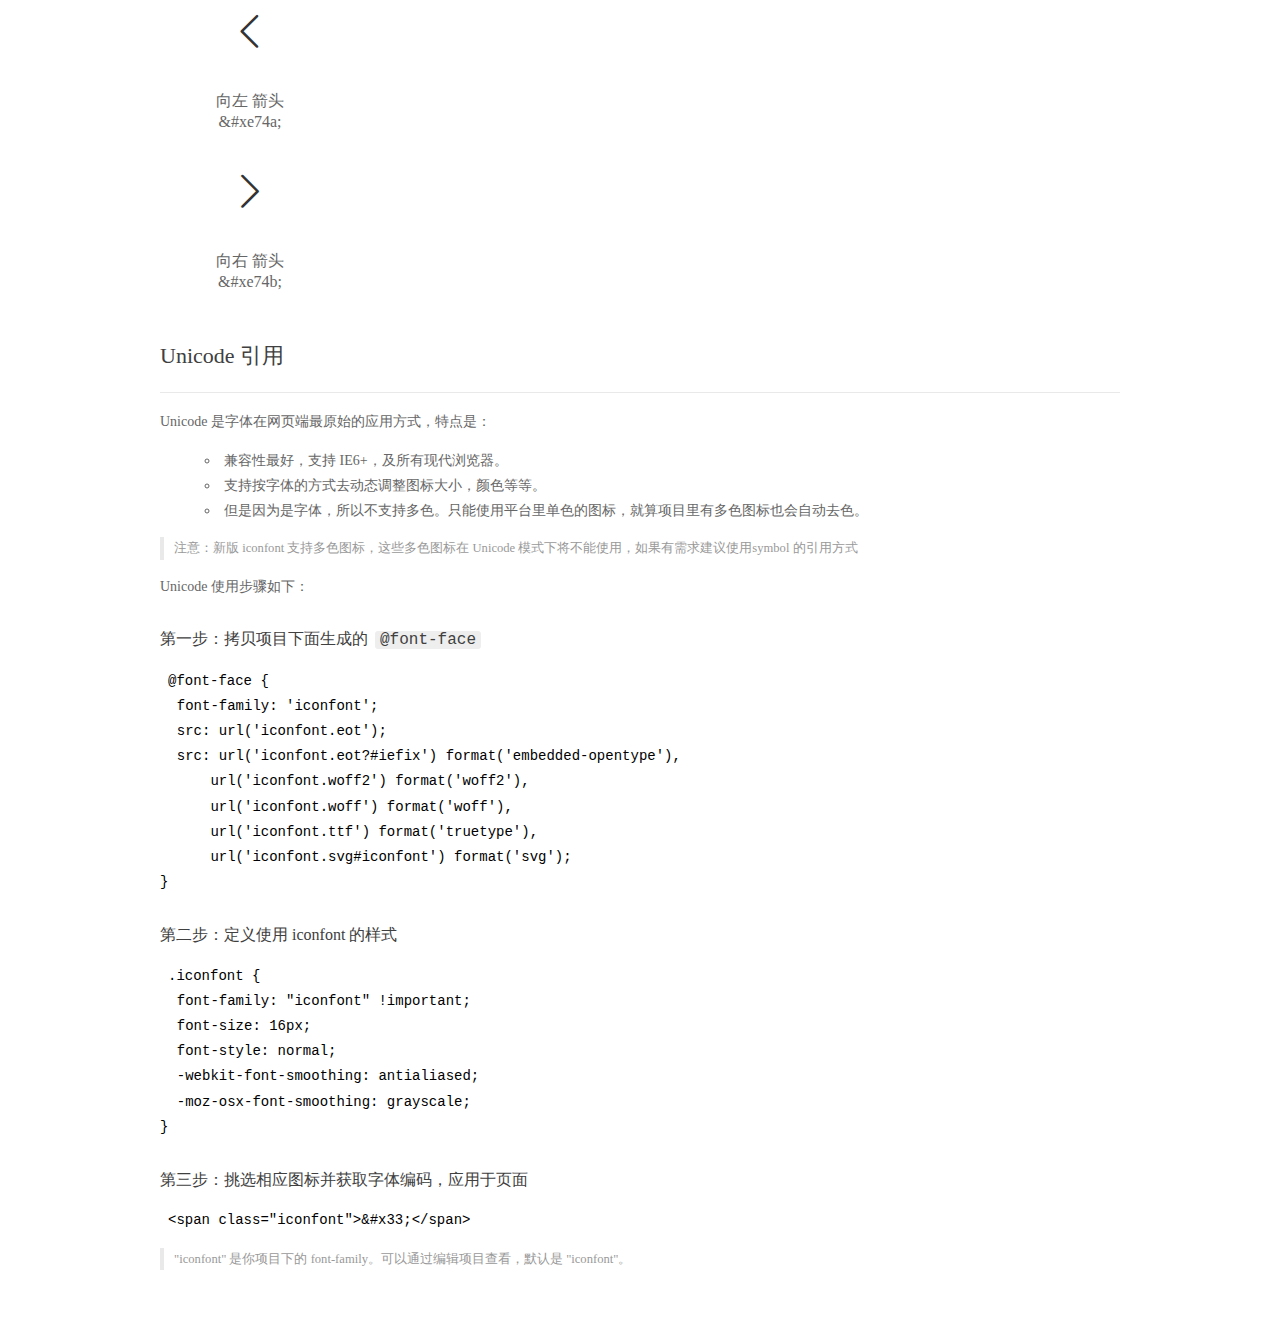
<file: test/images/font_1521701_2c975n1oj9h/demo_index.html>
<!DOCTYPE html>
<html>
<head>
  <meta charset="utf-8"/>
  <title>IconFont Demo</title>
  <link rel="shortcut icon" href="https://gtms04.alicdn.com/tps/i4/TB1_oz6GVXXXXaFXpXXJDFnIXXX-64-64.ico" type="image/x-icon"/>
  <link rel="stylesheet" href="https://g.alicdn.com/thx/cube/1.3.2/cube.min.css">
  <link rel="stylesheet" href="demo.css">
  <link rel="stylesheet" href="iconfont.css">
  <script src="iconfont.js"></script>
  <!-- jQuery -->
  <script src="https://a1.alicdn.com/oss/uploads/2018/12/26/7bfddb60-08e8-11e9-9b04-53e73bb6408b.js"></script>
  <!-- 代码高亮 -->
  <script src="https://a1.alicdn.com/oss/uploads/2018/12/26/a3f714d0-08e6-11e9-8a15-ebf944d7534c.js"></script>
</head>
<body>
  <div class="main">
    <h1 class="logo"><a href="https://www.iconfont.cn/" title="iconfont 首页" target="_blank">&#xe86b;</a></h1>
    <div class="nav-tabs">
      <ul id="tabs" class="dib-box">
        <li class="dib active"><span>Unicode</span></li>
        <li class="dib"><span>Font class</span></li>
        <li class="dib"><span>Symbol</span></li>
      </ul>
      
      <a href="https://www.iconfont.cn/manage/index?manage_type=myprojects&projectId=1521701" target="_blank" class="nav-more">查看项目</a>
      
    </div>
    <div class="tab-container">
      <div class="content unicode" style="display: block;">
          <ul class="icon_lists dib-box">
          
            <li class="dib">
              <span class="icon iconfont">&#xe63d;</span>
                <div class="name">新浪微博</div>
                <div class="code-name">&amp;#xe63d;</div>
              </li>
          
            <li class="dib">
              <span class="icon iconfont">&#xe628;</span>
                <div class="name">向下箭头</div>
                <div class="code-name">&amp;#xe628;</div>
              </li>
          
            <li class="dib">
              <span class="icon iconfont">&#xe62b;</span>
                <div class="name">向下箭头_实心</div>
                <div class="code-name">&amp;#xe62b;</div>
              </li>
          
            <li class="dib">
              <span class="icon iconfont">&#xe65d;</span>
                <div class="name">名片</div>
                <div class="code-name">&amp;#xe65d;</div>
              </li>
          
            <li class="dib">
              <span class="icon iconfont">&#xe606;</span>
                <div class="name">火</div>
                <div class="code-name">&amp;#xe606;</div>
              </li>
          
            <li class="dib">
              <span class="icon iconfont">&#xe8e7;</span>
                <div class="name">星球</div>
                <div class="code-name">&amp;#xe8e7;</div>
              </li>
          
            <li class="dib">
              <span class="icon iconfont">&#xe613;</span>
                <div class="name">微信推送</div>
                <div class="code-name">&amp;#xe613;</div>
              </li>
          
            <li class="dib">
              <span class="icon iconfont">&#xe661;</span>
                <div class="name">上传</div>
                <div class="code-name">&amp;#xe661;</div>
              </li>
          
            <li class="dib">
              <span class="icon iconfont">&#xe74a;</span>
                <div class="name">向左 箭头</div>
                <div class="code-name">&amp;#xe74a;</div>
              </li>
          
            <li class="dib">
              <span class="icon iconfont">&#xe74b;</span>
                <div class="name">向右 箭头</div>
                <div class="code-name">&amp;#xe74b;</div>
              </li>
          
          </ul>
          <div class="article markdown">
          <h2 id="unicode-">Unicode 引用</h2>
          <hr>

          <p>Unicode 是字体在网页端最原始的应用方式，特点是：</p>
          <ul>
            <li>兼容性最好，支持 IE6+，及所有现代浏览器。</li>
            <li>支持按字体的方式去动态调整图标大小，颜色等等。</li>
            <li>但是因为是字体，所以不支持多色。只能使用平台里单色的图标，就算项目里有多色图标也会自动去色。</li>
          </ul>
          <blockquote>
            <p>注意：新版 iconfont 支持多色图标，这些多色图标在 Unicode 模式下将不能使用，如果有需求建议使用symbol 的引用方式</p>
          </blockquote>
          <p>Unicode 使用步骤如下：</p>
          <h3 id="-font-face">第一步：拷贝项目下面生成的 <code>@font-face</code></h3>
<pre><code class="language-css"
>@font-face {
  font-family: 'iconfont';
  src: url('iconfont.eot');
  src: url('iconfont.eot?#iefix') format('embedded-opentype'),
      url('iconfont.woff2') format('woff2'),
      url('iconfont.woff') format('woff'),
      url('iconfont.ttf') format('truetype'),
      url('iconfont.svg#iconfont') format('svg');
}
</code></pre>
          <h3 id="-iconfont-">第二步：定义使用 iconfont 的样式</h3>
<pre><code class="language-css"
>.iconfont {
  font-family: "iconfont" !important;
  font-size: 16px;
  font-style: normal;
  -webkit-font-smoothing: antialiased;
  -moz-osx-font-smoothing: grayscale;
}
</code></pre>
          <h3 id="-">第三步：挑选相应图标并获取字体编码，应用于页面</h3>
<pre>
<code class="language-html"
>&lt;span class="iconfont"&gt;&amp;#x33;&lt;/span&gt;
</code></pre>
          <blockquote>
            <p>"iconfont" 是你项目下的 font-family。可以通过编辑项目查看，默认是 "iconfont"。</p>
          </blockquote>
          </div>
      </div>
      <div class="content font-class">
        <ul class="icon_lists dib-box">
          
          <li class="dib">
            <span class="icon iconfont icon-weibo"></span>
            <div class="name">
              新浪微博
            </div>
            <div class="code-name">.icon-weibo
            </div>
          </li>
          
          <li class="dib">
            <span class="icon iconfont icon-xiangxiajiantou"></span>
            <div class="name">
              向下箭头
            </div>
            <div class="code-name">.icon-xiangxiajiantou
            </div>
          </li>
          
          <li class="dib">
            <span class="icon iconfont icon-xiangxiajiantoushixin"></span>
            <div class="name">
              向下箭头_实心
            </div>
            <div class="code-name">.icon-xiangxiajiantoushixin
            </div>
          </li>
          
          <li class="dib">
            <span class="icon iconfont icon-mingpian"></span>
            <div class="name">
              名片
            </div>
            <div class="code-name">.icon-mingpian
            </div>
          </li>
          
          <li class="dib">
            <span class="icon iconfont icon-huo1"></span>
            <div class="name">
              火
            </div>
            <div class="code-name">.icon-huo1
            </div>
          </li>
          
          <li class="dib">
            <span class="icon iconfont icon-xingqiu"></span>
            <div class="name">
              星球
            </div>
            <div class="code-name">.icon-xingqiu
            </div>
          </li>
          
          <li class="dib">
            <span class="icon iconfont icon-jianzhuanquan-"></span>
            <div class="name">
              微信推送
            </div>
            <div class="code-name">.icon-jianzhuanquan-
            </div>
          </li>
          
          <li class="dib">
            <span class="icon iconfont icon-shangchuan"></span>
            <div class="name">
              上传
            </div>
            <div class="code-name">.icon-shangchuan
            </div>
          </li>
          
          <li class="dib">
            <span class="icon iconfont icon-changyongtubiao-xianxingdaochu-zhuanqu-"></span>
            <div class="name">
              向左 箭头
            </div>
            <div class="code-name">.icon-changyongtubiao-xianxingdaochu-zhuanqu-
            </div>
          </li>
          
          <li class="dib">
            <span class="icon iconfont icon-changyongtubiao-xianxingdaochu-zhuanqu-1"></span>
            <div class="name">
              向右 箭头
            </div>
            <div class="code-name">.icon-changyongtubiao-xianxingdaochu-zhuanqu-1
            </div>
          </li>
          
        </ul>
        <div class="article markdown">
        <h2 id="font-class-">font-class 引用</h2>
        <hr>

        <p>font-class 是 Unicode 使用方式的一种变种，主要是解决 Unicode 书写不直观，语意不明确的问题。</p>
        <p>与 Unicode 使用方式相比，具有如下特点：</p>
        <ul>
          <li>兼容性良好，支持 IE8+，及所有现代浏览器。</li>
          <li>相比于 Unicode 语意明确，书写更直观。可以很容易分辨这个 icon 是什么。</li>
          <li>因为使用 class 来定义图标，所以当要替换图标时，只需要修改 class 里面的 Unicode 引用。</li>
          <li>不过因为本质上还是使用的字体，所以多色图标还是不支持的。</li>
        </ul>
        <p>使用步骤如下：</p>
        <h3 id="-fontclass-">第一步：引入项目下面生成的 fontclass 代码：</h3>
<pre><code class="language-html">&lt;link rel="stylesheet" href="./iconfont.css"&gt;
</code></pre>
        <h3 id="-">第二步：挑选相应图标并获取类名，应用于页面：</h3>
<pre><code class="language-html">&lt;span class="iconfont icon-xxx"&gt;&lt;/span&gt;
</code></pre>
        <blockquote>
          <p>"
            iconfont" 是你项目下的 font-family。可以通过编辑项目查看，默认是 "iconfont"。</p>
        </blockquote>
      </div>
      </div>
      <div class="content symbol">
          <ul class="icon_lists dib-box">
          
            <li class="dib">
                <svg class="icon svg-icon" aria-hidden="true">
                  <use xlink:href="#icon-weibo"></use>
                </svg>
                <div class="name">新浪微博</div>
                <div class="code-name">#icon-weibo</div>
            </li>
          
            <li class="dib">
                <svg class="icon svg-icon" aria-hidden="true">
                  <use xlink:href="#icon-xiangxiajiantou"></use>
                </svg>
                <div class="name">向下箭头</div>
                <div class="code-name">#icon-xiangxiajiantou</div>
            </li>
          
            <li class="dib">
                <svg class="icon svg-icon" aria-hidden="true">
                  <use xlink:href="#icon-xiangxiajiantoushixin"></use>
                </svg>
                <div class="name">向下箭头_实心</div>
                <div class="code-name">#icon-xiangxiajiantoushixin</div>
            </li>
          
            <li class="dib">
                <svg class="icon svg-icon" aria-hidden="true">
                  <use xlink:href="#icon-mingpian"></use>
                </svg>
                <div class="name">名片</div>
                <div class="code-name">#icon-mingpian</div>
            </li>
          
            <li class="dib">
                <svg class="icon svg-icon" aria-hidden="true">
                  <use xlink:href="#icon-huo1"></use>
                </svg>
                <div class="name">火</div>
                <div class="code-name">#icon-huo1</div>
            </li>
          
            <li class="dib">
                <svg class="icon svg-icon" aria-hidden="true">
                  <use xlink:href="#icon-xingqiu"></use>
                </svg>
                <div class="name">星球</div>
                <div class="code-name">#icon-xingqiu</div>
            </li>
          
            <li class="dib">
                <svg class="icon svg-icon" aria-hidden="true">
                  <use xlink:href="#icon-jianzhuanquan-"></use>
                </svg>
                <div class="name">微信推送</div>
                <div class="code-name">#icon-jianzhuanquan-</div>
            </li>
          
            <li class="dib">
                <svg class="icon svg-icon" aria-hidden="true">
                  <use xlink:href="#icon-shangchuan"></use>
                </svg>
                <div class="name">上传</div>
                <div class="code-name">#icon-shangchuan</div>
            </li>
          
            <li class="dib">
                <svg class="icon svg-icon" aria-hidden="true">
                  <use xlink:href="#icon-changyongtubiao-xianxingdaochu-zhuanqu-"></use>
                </svg>
                <div class="name">向左 箭头</div>
                <div class="code-name">#icon-changyongtubiao-xianxingdaochu-zhuanqu-</div>
            </li>
          
            <li class="dib">
                <svg class="icon svg-icon" aria-hidden="true">
                  <use xlink:href="#icon-changyongtubiao-xianxingdaochu-zhuanqu-1"></use>
                </svg>
                <div class="name">向右 箭头</div>
                <div class="code-name">#icon-changyongtubiao-xianxingdaochu-zhuanqu-1</div>
            </li>
          
          </ul>
          <div class="article markdown">
          <h2 id="symbol-">Symbol 引用</h2>
          <hr>

          <p>这是一种全新的使用方式，应该说这才是未来的主流，也是平台目前推荐的用法。相关介绍可以参考这篇<a href="">文章</a>
            这种用法其实是做了一个 SVG 的集合，与另外两种相比具有如下特点：</p>
          <ul>
            <li>支持多色图标了，不再受单色限制。</li>
            <li>通过一些技巧，支持像字体那样，通过 <code>font-size</code>, <code>color</code> 来调整样式。</li>
            <li>兼容性较差，支持 IE9+，及现代浏览器。</li>
            <li>浏览器渲染 SVG 的性能一般，还不如 png。</li>
          </ul>
          <p>使用步骤如下：</p>
          <h3 id="-symbol-">第一步：引入项目下面生成的 symbol 代码：</h3>
<pre><code class="language-html">&lt;script src="./iconfont.js"&gt;&lt;/script&gt;
</code></pre>
          <h3 id="-css-">第二步：加入通用 CSS 代码（引入一次就行）：</h3>
<pre><code class="language-html">&lt;style&gt;
.icon {
  width: 1em;
  height: 1em;
  vertical-align: -0.15em;
  fill: currentColor;
  overflow: hidden;
}
&lt;/style&gt;
</code></pre>
          <h3 id="-">第三步：挑选相应图标并获取类名，应用于页面：</h3>
<pre><code class="language-html">&lt;svg class="icon" aria-hidden="true"&gt;
  &lt;use xlink:href="#icon-xxx"&gt;&lt;/use&gt;
&lt;/svg&gt;
</code></pre>
          </div>
      </div>

    </div>
  </div>
  <script>
  $(document).ready(function () {
      $('.tab-container .content:first').show()

      $('#tabs li').click(function (e) {
        var tabContent = $('.tab-container .content')
        var index = $(this).index()

        if ($(this).hasClass('active')) {
          return
        } else {
          $('#tabs li').removeClass('active')
          $(this).addClass('active')

          tabContent.hide().eq(index).fadeIn()
        }
      })
    })
  </script>
</body>
</html>
</file>
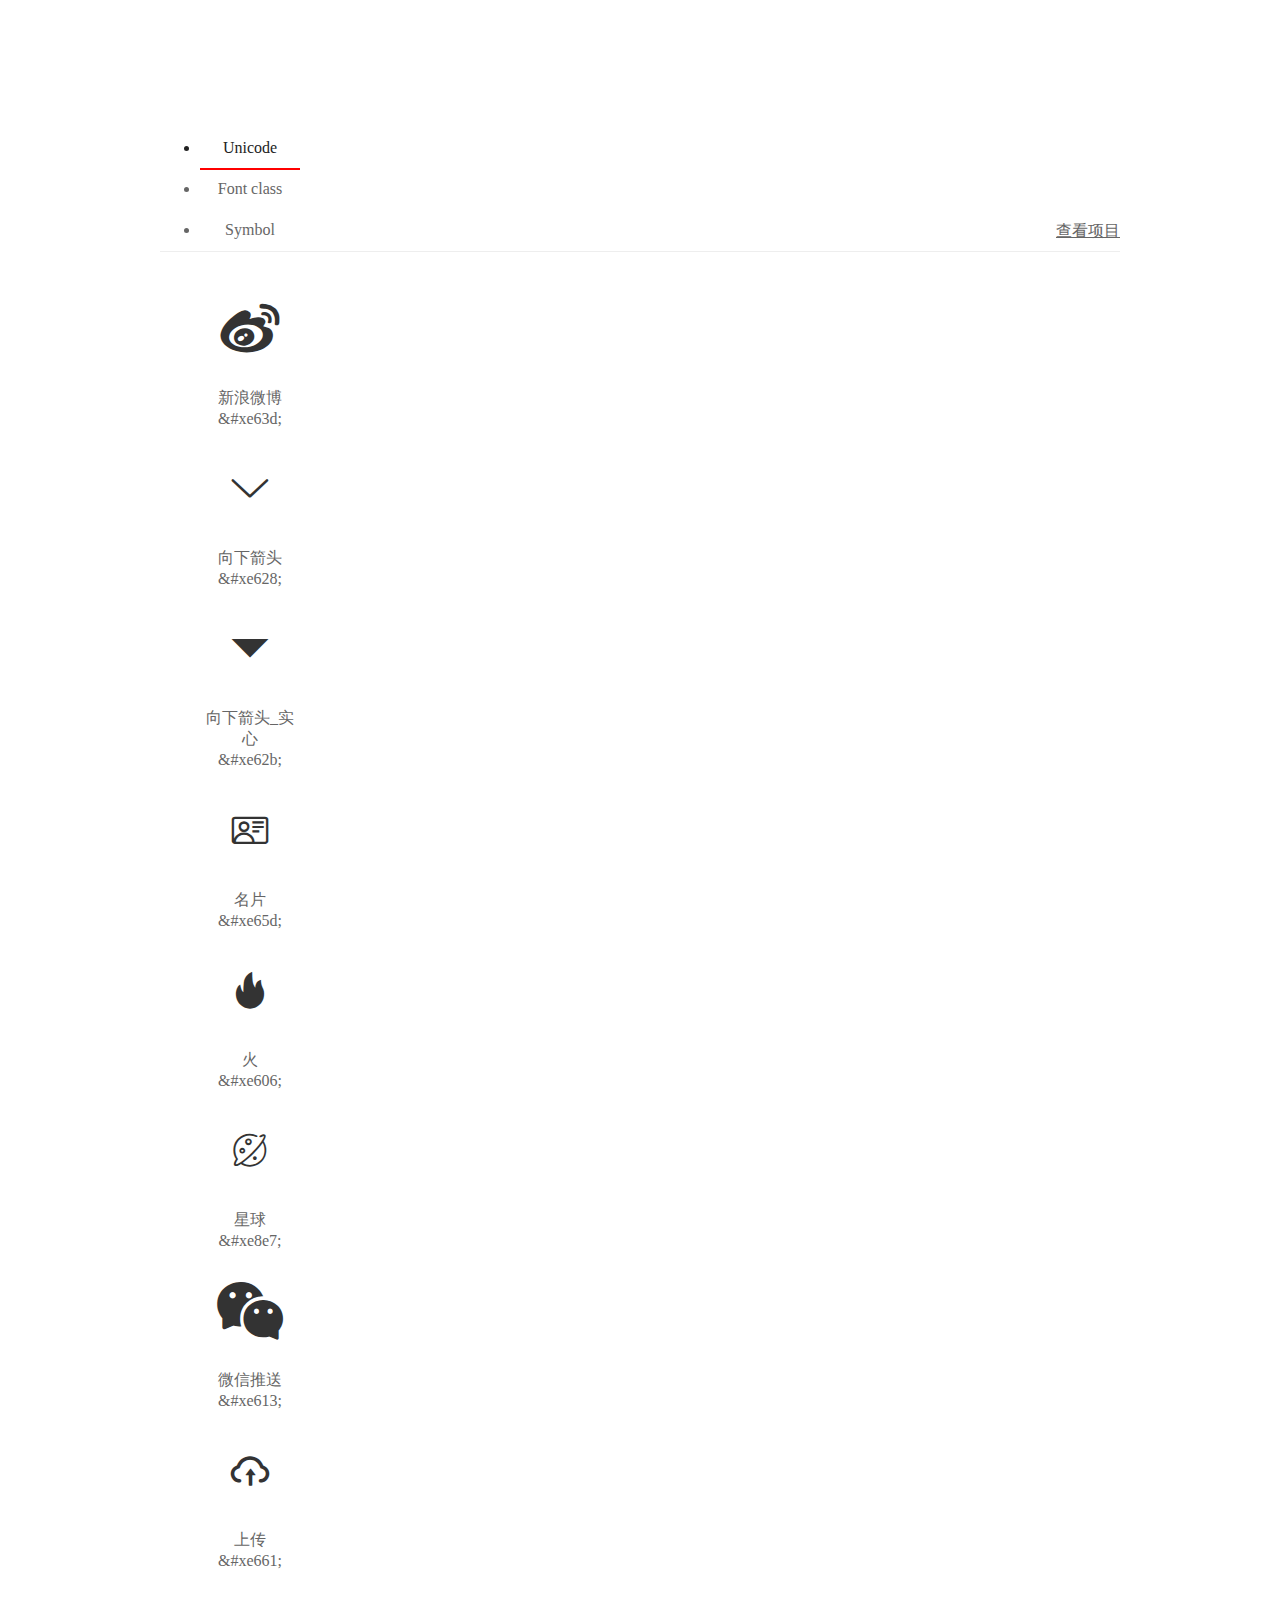
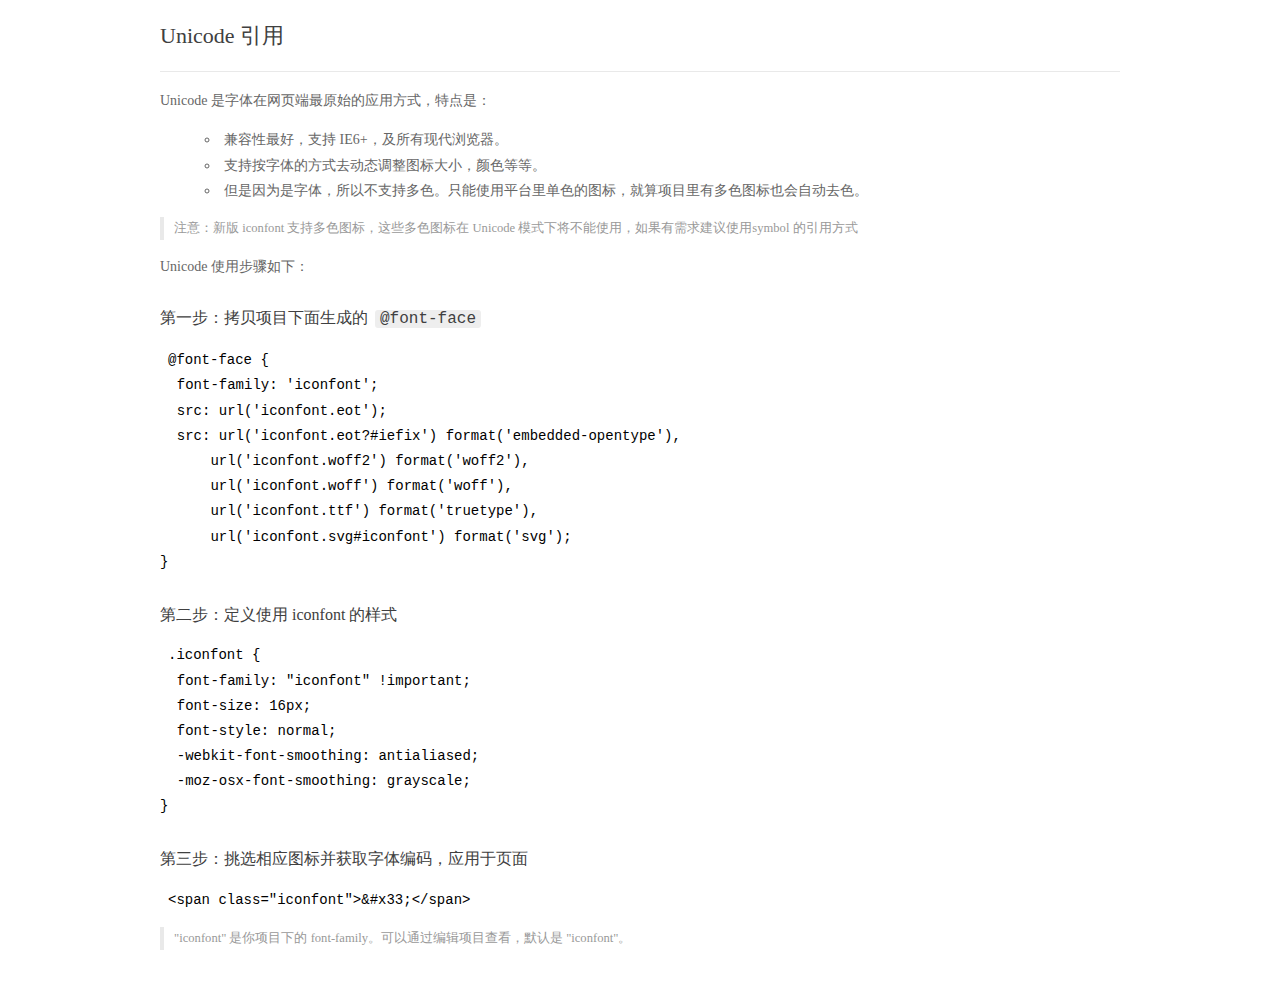
<file: test/images/font_1521701_58profdj4zr/demo_index.html>
<!DOCTYPE html>
<html>
<head>
  <meta charset="utf-8"/>
  <title>IconFont Demo</title>
  <link rel="shortcut icon" href="https://gtms04.alicdn.com/tps/i4/TB1_oz6GVXXXXaFXpXXJDFnIXXX-64-64.ico" type="image/x-icon"/>
  <link rel="stylesheet" href="https://g.alicdn.com/thx/cube/1.3.2/cube.min.css">
  <link rel="stylesheet" href="demo.css">
  <link rel="stylesheet" href="iconfont.css">
  <script src="iconfont.js"></script>
  <!-- jQuery -->
  <script src="https://a1.alicdn.com/oss/uploads/2018/12/26/7bfddb60-08e8-11e9-9b04-53e73bb6408b.js"></script>
  <!-- 代码高亮 -->
  <script src="https://a1.alicdn.com/oss/uploads/2018/12/26/a3f714d0-08e6-11e9-8a15-ebf944d7534c.js"></script>
</head>
<body>
  <div class="main">
    <h1 class="logo"><a href="https://www.iconfont.cn/" title="iconfont 首页" target="_blank">&#xe86b;</a></h1>
    <div class="nav-tabs">
      <ul id="tabs" class="dib-box">
        <li class="dib active"><span>Unicode</span></li>
        <li class="dib"><span>Font class</span></li>
        <li class="dib"><span>Symbol</span></li>
      </ul>
      
      <a href="https://www.iconfont.cn/manage/index?manage_type=myprojects&projectId=1521701" target="_blank" class="nav-more">查看项目</a>
      
    </div>
    <div class="tab-container">
      <div class="content unicode" style="display: block;">
          <ul class="icon_lists dib-box">
          
            <li class="dib">
              <span class="icon iconfont">&#xe63d;</span>
                <div class="name">新浪微博</div>
                <div class="code-name">&amp;#xe63d;</div>
              </li>
          
            <li class="dib">
              <span class="icon iconfont">&#xe628;</span>
                <div class="name">向下箭头</div>
                <div class="code-name">&amp;#xe628;</div>
              </li>
          
            <li class="dib">
              <span class="icon iconfont">&#xe62b;</span>
                <div class="name">向下箭头_实心</div>
                <div class="code-name">&amp;#xe62b;</div>
              </li>
          
            <li class="dib">
              <span class="icon iconfont">&#xe65d;</span>
                <div class="name">名片</div>
                <div class="code-name">&amp;#xe65d;</div>
              </li>
          
            <li class="dib">
              <span class="icon iconfont">&#xe606;</span>
                <div class="name">火</div>
                <div class="code-name">&amp;#xe606;</div>
              </li>
          
            <li class="dib">
              <span class="icon iconfont">&#xe8e7;</span>
                <div class="name">星球</div>
                <div class="code-name">&amp;#xe8e7;</div>
              </li>
          
            <li class="dib">
              <span class="icon iconfont">&#xe613;</span>
                <div class="name">微信推送</div>
                <div class="code-name">&amp;#xe613;</div>
              </li>
          
            <li class="dib">
              <span class="icon iconfont">&#xe661;</span>
                <div class="name">上传</div>
                <div class="code-name">&amp;#xe661;</div>
              </li>
          
          </ul>
          <div class="article markdown">
          <h2 id="unicode-">Unicode 引用</h2>
          <hr>

          <p>Unicode 是字体在网页端最原始的应用方式，特点是：</p>
          <ul>
            <li>兼容性最好，支持 IE6+，及所有现代浏览器。</li>
            <li>支持按字体的方式去动态调整图标大小，颜色等等。</li>
            <li>但是因为是字体，所以不支持多色。只能使用平台里单色的图标，就算项目里有多色图标也会自动去色。</li>
          </ul>
          <blockquote>
            <p>注意：新版 iconfont 支持多色图标，这些多色图标在 Unicode 模式下将不能使用，如果有需求建议使用symbol 的引用方式</p>
          </blockquote>
          <p>Unicode 使用步骤如下：</p>
          <h3 id="-font-face">第一步：拷贝项目下面生成的 <code>@font-face</code></h3>
<pre><code class="language-css"
>@font-face {
  font-family: 'iconfont';
  src: url('iconfont.eot');
  src: url('iconfont.eot?#iefix') format('embedded-opentype'),
      url('iconfont.woff2') format('woff2'),
      url('iconfont.woff') format('woff'),
      url('iconfont.ttf') format('truetype'),
      url('iconfont.svg#iconfont') format('svg');
}
</code></pre>
          <h3 id="-iconfont-">第二步：定义使用 iconfont 的样式</h3>
<pre><code class="language-css"
>.iconfont {
  font-family: "iconfont" !important;
  font-size: 16px;
  font-style: normal;
  -webkit-font-smoothing: antialiased;
  -moz-osx-font-smoothing: grayscale;
}
</code></pre>
          <h3 id="-">第三步：挑选相应图标并获取字体编码，应用于页面</h3>
<pre>
<code class="language-html"
>&lt;span class="iconfont"&gt;&amp;#x33;&lt;/span&gt;
</code></pre>
          <blockquote>
            <p>"iconfont" 是你项目下的 font-family。可以通过编辑项目查看，默认是 "iconfont"。</p>
          </blockquote>
          </div>
      </div>
      <div class="content font-class">
        <ul class="icon_lists dib-box">
          
          <li class="dib">
            <span class="icon iconfont icon-weibo"></span>
            <div class="name">
              新浪微博
            </div>
            <div class="code-name">.icon-weibo
            </div>
          </li>
          
          <li class="dib">
            <span class="icon iconfont icon-xiangxiajiantou"></span>
            <div class="name">
              向下箭头
            </div>
            <div class="code-name">.icon-xiangxiajiantou
            </div>
          </li>
          
          <li class="dib">
            <span class="icon iconfont icon-xiangxiajiantoushixin"></span>
            <div class="name">
              向下箭头_实心
            </div>
            <div class="code-name">.icon-xiangxiajiantoushixin
            </div>
          </li>
          
          <li class="dib">
            <span class="icon iconfont icon-mingpian"></span>
            <div class="name">
              名片
            </div>
            <div class="code-name">.icon-mingpian
            </div>
          </li>
          
          <li class="dib">
            <span class="icon iconfont icon-huo1"></span>
            <div class="name">
              火
            </div>
            <div class="code-name">.icon-huo1
            </div>
          </li>
          
          <li class="dib">
            <span class="icon iconfont icon-xingqiu"></span>
            <div class="name">
              星球
            </div>
            <div class="code-name">.icon-xingqiu
            </div>
          </li>
          
          <li class="dib">
            <span class="icon iconfont icon-jianzhuanquan-"></span>
            <div class="name">
              微信推送
            </div>
            <div class="code-name">.icon-jianzhuanquan-
            </div>
          </li>
          
          <li class="dib">
            <span class="icon iconfont icon-shangchuan"></span>
            <div class="name">
              上传
            </div>
            <div class="code-name">.icon-shangchuan
            </div>
          </li>
          
        </ul>
        <div class="article markdown">
        <h2 id="font-class-">font-class 引用</h2>
        <hr>

        <p>font-class 是 Unicode 使用方式的一种变种，主要是解决 Unicode 书写不直观，语意不明确的问题。</p>
        <p>与 Unicode 使用方式相比，具有如下特点：</p>
        <ul>
          <li>兼容性良好，支持 IE8+，及所有现代浏览器。</li>
          <li>相比于 Unicode 语意明确，书写更直观。可以很容易分辨这个 icon 是什么。</li>
          <li>因为使用 class 来定义图标，所以当要替换图标时，只需要修改 class 里面的 Unicode 引用。</li>
          <li>不过因为本质上还是使用的字体，所以多色图标还是不支持的。</li>
        </ul>
        <p>使用步骤如下：</p>
        <h3 id="-fontclass-">第一步：引入项目下面生成的 fontclass 代码：</h3>
<pre><code class="language-html">&lt;link rel="stylesheet" href="./iconfont.css"&gt;
</code></pre>
        <h3 id="-">第二步：挑选相应图标并获取类名，应用于页面：</h3>
<pre><code class="language-html">&lt;span class="iconfont icon-xxx"&gt;&lt;/span&gt;
</code></pre>
        <blockquote>
          <p>"
            iconfont" 是你项目下的 font-family。可以通过编辑项目查看，默认是 "iconfont"。</p>
        </blockquote>
      </div>
      </div>
      <div class="content symbol">
          <ul class="icon_lists dib-box">
          
            <li class="dib">
                <svg class="icon svg-icon" aria-hidden="true">
                  <use xlink:href="#icon-weibo"></use>
                </svg>
                <div class="name">新浪微博</div>
                <div class="code-name">#icon-weibo</div>
            </li>
          
            <li class="dib">
                <svg class="icon svg-icon" aria-hidden="true">
                  <use xlink:href="#icon-xiangxiajiantou"></use>
                </svg>
                <div class="name">向下箭头</div>
                <div class="code-name">#icon-xiangxiajiantou</div>
            </li>
          
            <li class="dib">
                <svg class="icon svg-icon" aria-hidden="true">
                  <use xlink:href="#icon-xiangxiajiantoushixin"></use>
                </svg>
                <div class="name">向下箭头_实心</div>
                <div class="code-name">#icon-xiangxiajiantoushixin</div>
            </li>
          
            <li class="dib">
                <svg class="icon svg-icon" aria-hidden="true">
                  <use xlink:href="#icon-mingpian"></use>
                </svg>
                <div class="name">名片</div>
                <div class="code-name">#icon-mingpian</div>
            </li>
          
            <li class="dib">
                <svg class="icon svg-icon" aria-hidden="true">
                  <use xlink:href="#icon-huo1"></use>
                </svg>
                <div class="name">火</div>
                <div class="code-name">#icon-huo1</div>
            </li>
          
            <li class="dib">
                <svg class="icon svg-icon" aria-hidden="true">
                  <use xlink:href="#icon-xingqiu"></use>
                </svg>
                <div class="name">星球</div>
                <div class="code-name">#icon-xingqiu</div>
            </li>
          
            <li class="dib">
                <svg class="icon svg-icon" aria-hidden="true">
                  <use xlink:href="#icon-jianzhuanquan-"></use>
                </svg>
                <div class="name">微信推送</div>
                <div class="code-name">#icon-jianzhuanquan-</div>
            </li>
          
            <li class="dib">
                <svg class="icon svg-icon" aria-hidden="true">
                  <use xlink:href="#icon-shangchuan"></use>
                </svg>
                <div class="name">上传</div>
                <div class="code-name">#icon-shangchuan</div>
            </li>
          
          </ul>
          <div class="article markdown">
          <h2 id="symbol-">Symbol 引用</h2>
          <hr>

          <p>这是一种全新的使用方式，应该说这才是未来的主流，也是平台目前推荐的用法。相关介绍可以参考这篇<a href="">文章</a>
            这种用法其实是做了一个 SVG 的集合，与另外两种相比具有如下特点：</p>
          <ul>
            <li>支持多色图标了，不再受单色限制。</li>
            <li>通过一些技巧，支持像字体那样，通过 <code>font-size</code>, <code>color</code> 来调整样式。</li>
            <li>兼容性较差，支持 IE9+，及现代浏览器。</li>
            <li>浏览器渲染 SVG 的性能一般，还不如 png。</li>
          </ul>
          <p>使用步骤如下：</p>
          <h3 id="-symbol-">第一步：引入项目下面生成的 symbol 代码：</h3>
<pre><code class="language-html">&lt;script src="./iconfont.js"&gt;&lt;/script&gt;
</code></pre>
          <h3 id="-css-">第二步：加入通用 CSS 代码（引入一次就行）：</h3>
<pre><code class="language-html">&lt;style&gt;
.icon {
  width: 1em;
  height: 1em;
  vertical-align: -0.15em;
  fill: currentColor;
  overflow: hidden;
}
&lt;/style&gt;
</code></pre>
          <h3 id="-">第三步：挑选相应图标并获取类名，应用于页面：</h3>
<pre><code class="language-html">&lt;svg class="icon" aria-hidden="true"&gt;
  &lt;use xlink:href="#icon-xxx"&gt;&lt;/use&gt;
&lt;/svg&gt;
</code></pre>
          </div>
      </div>

    </div>
  </div>
  <script>
  $(document).ready(function () {
      $('.tab-container .content:first').show()

      $('#tabs li').click(function (e) {
        var tabContent = $('.tab-container .content')
        var index = $(this).index()

        if ($(this).hasClass('active')) {
          return
        } else {
          $('#tabs li').removeClass('active')
          $(this).addClass('active')

          tabContent.hide().eq(index).fadeIn()
        }
      })
    })
  </script>
</body>
</html>
</file>
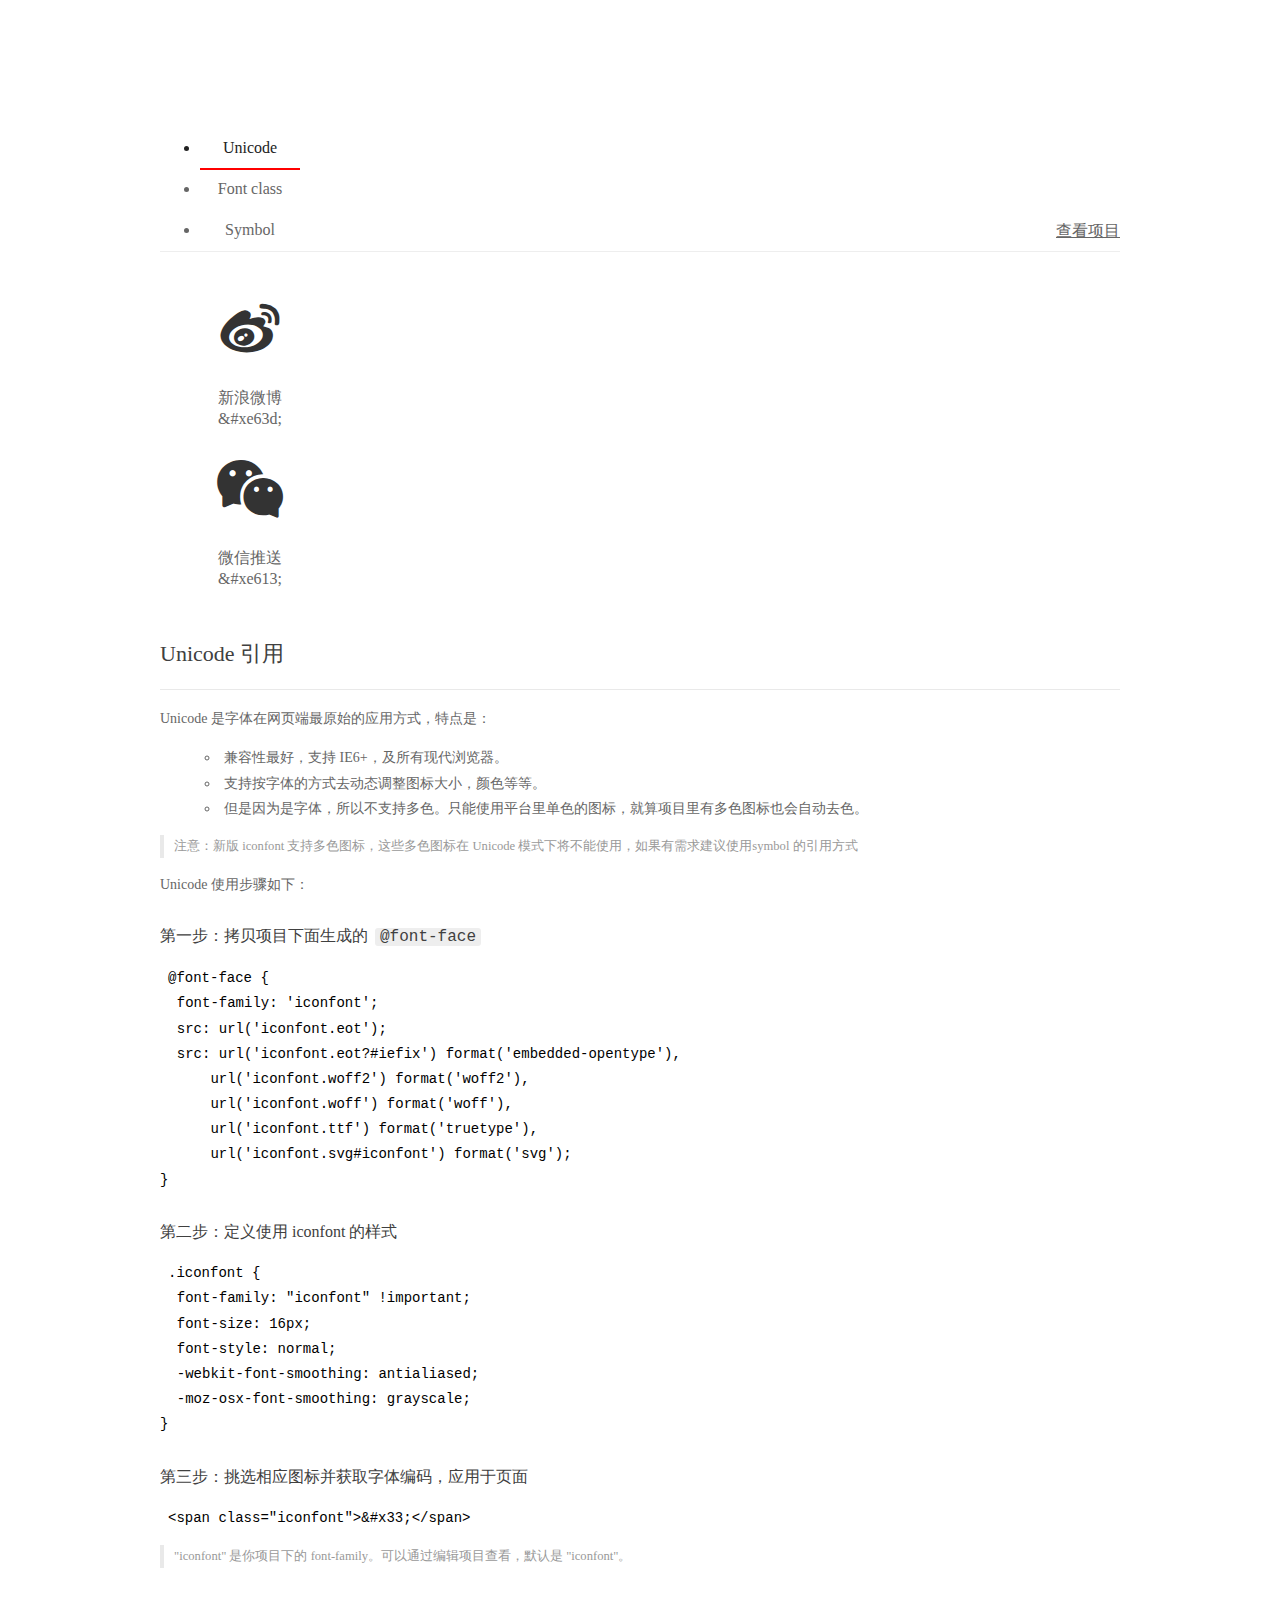
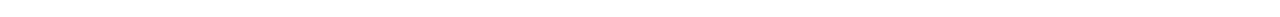
<file: test/images/font_1521701_lu3rn403cc/demo_index.html>
<!DOCTYPE html>
<html>
<head>
  <meta charset="utf-8"/>
  <title>IconFont Demo</title>
  <link rel="shortcut icon" href="https://gtms04.alicdn.com/tps/i4/TB1_oz6GVXXXXaFXpXXJDFnIXXX-64-64.ico" type="image/x-icon"/>
  <link rel="stylesheet" href="https://g.alicdn.com/thx/cube/1.3.2/cube.min.css">
  <link rel="stylesheet" href="demo.css">
  <link rel="stylesheet" href="iconfont.css">
  <script src="iconfont.js"></script>
  <!-- jQuery -->
  <script src="https://a1.alicdn.com/oss/uploads/2018/12/26/7bfddb60-08e8-11e9-9b04-53e73bb6408b.js"></script>
  <!-- 代码高亮 -->
  <script src="https://a1.alicdn.com/oss/uploads/2018/12/26/a3f714d0-08e6-11e9-8a15-ebf944d7534c.js"></script>
</head>
<body>
  <div class="main">
    <h1 class="logo"><a href="https://www.iconfont.cn/" title="iconfont 首页" target="_blank">&#xe86b;</a></h1>
    <div class="nav-tabs">
      <ul id="tabs" class="dib-box">
        <li class="dib active"><span>Unicode</span></li>
        <li class="dib"><span>Font class</span></li>
        <li class="dib"><span>Symbol</span></li>
      </ul>
      
      <a href="https://www.iconfont.cn/manage/index?manage_type=myprojects&projectId=1521701" target="_blank" class="nav-more">查看项目</a>
      
    </div>
    <div class="tab-container">
      <div class="content unicode" style="display: block;">
          <ul class="icon_lists dib-box">
          
            <li class="dib">
              <span class="icon iconfont">&#xe63d;</span>
                <div class="name">新浪微博</div>
                <div class="code-name">&amp;#xe63d;</div>
              </li>
          
            <li class="dib">
              <span class="icon iconfont">&#xe613;</span>
                <div class="name">微信推送</div>
                <div class="code-name">&amp;#xe613;</div>
              </li>
          
          </ul>
          <div class="article markdown">
          <h2 id="unicode-">Unicode 引用</h2>
          <hr>

          <p>Unicode 是字体在网页端最原始的应用方式，特点是：</p>
          <ul>
            <li>兼容性最好，支持 IE6+，及所有现代浏览器。</li>
            <li>支持按字体的方式去动态调整图标大小，颜色等等。</li>
            <li>但是因为是字体，所以不支持多色。只能使用平台里单色的图标，就算项目里有多色图标也会自动去色。</li>
          </ul>
          <blockquote>
            <p>注意：新版 iconfont 支持多色图标，这些多色图标在 Unicode 模式下将不能使用，如果有需求建议使用symbol 的引用方式</p>
          </blockquote>
          <p>Unicode 使用步骤如下：</p>
          <h3 id="-font-face">第一步：拷贝项目下面生成的 <code>@font-face</code></h3>
<pre><code class="language-css"
>@font-face {
  font-family: 'iconfont';
  src: url('iconfont.eot');
  src: url('iconfont.eot?#iefix') format('embedded-opentype'),
      url('iconfont.woff2') format('woff2'),
      url('iconfont.woff') format('woff'),
      url('iconfont.ttf') format('truetype'),
      url('iconfont.svg#iconfont') format('svg');
}
</code></pre>
          <h3 id="-iconfont-">第二步：定义使用 iconfont 的样式</h3>
<pre><code class="language-css"
>.iconfont {
  font-family: "iconfont" !important;
  font-size: 16px;
  font-style: normal;
  -webkit-font-smoothing: antialiased;
  -moz-osx-font-smoothing: grayscale;
}
</code></pre>
          <h3 id="-">第三步：挑选相应图标并获取字体编码，应用于页面</h3>
<pre>
<code class="language-html"
>&lt;span class="iconfont"&gt;&amp;#x33;&lt;/span&gt;
</code></pre>
          <blockquote>
            <p>"iconfont" 是你项目下的 font-family。可以通过编辑项目查看，默认是 "iconfont"。</p>
          </blockquote>
          </div>
      </div>
      <div class="content font-class">
        <ul class="icon_lists dib-box">
          
          <li class="dib">
            <span class="icon iconfont icon-weibo"></span>
            <div class="name">
              新浪微博
            </div>
            <div class="code-name">.icon-weibo
            </div>
          </li>
          
          <li class="dib">
            <span class="icon iconfont icon-jianzhuanquan-"></span>
            <div class="name">
              微信推送
            </div>
            <div class="code-name">.icon-jianzhuanquan-
            </div>
          </li>
          
        </ul>
        <div class="article markdown">
        <h2 id="font-class-">font-class 引用</h2>
        <hr>

        <p>font-class 是 Unicode 使用方式的一种变种，主要是解决 Unicode 书写不直观，语意不明确的问题。</p>
        <p>与 Unicode 使用方式相比，具有如下特点：</p>
        <ul>
          <li>兼容性良好，支持 IE8+，及所有现代浏览器。</li>
          <li>相比于 Unicode 语意明确，书写更直观。可以很容易分辨这个 icon 是什么。</li>
          <li>因为使用 class 来定义图标，所以当要替换图标时，只需要修改 class 里面的 Unicode 引用。</li>
          <li>不过因为本质上还是使用的字体，所以多色图标还是不支持的。</li>
        </ul>
        <p>使用步骤如下：</p>
        <h3 id="-fontclass-">第一步：引入项目下面生成的 fontclass 代码：</h3>
<pre><code class="language-html">&lt;link rel="stylesheet" href="./iconfont.css"&gt;
</code></pre>
        <h3 id="-">第二步：挑选相应图标并获取类名，应用于页面：</h3>
<pre><code class="language-html">&lt;span class="iconfont icon-xxx"&gt;&lt;/span&gt;
</code></pre>
        <blockquote>
          <p>"
            iconfont" 是你项目下的 font-family。可以通过编辑项目查看，默认是 "iconfont"。</p>
        </blockquote>
      </div>
      </div>
      <div class="content symbol">
          <ul class="icon_lists dib-box">
          
            <li class="dib">
                <svg class="icon svg-icon" aria-hidden="true">
                  <use xlink:href="#icon-weibo"></use>
                </svg>
                <div class="name">新浪微博</div>
                <div class="code-name">#icon-weibo</div>
            </li>
          
            <li class="dib">
                <svg class="icon svg-icon" aria-hidden="true">
                  <use xlink:href="#icon-jianzhuanquan-"></use>
                </svg>
                <div class="name">微信推送</div>
                <div class="code-name">#icon-jianzhuanquan-</div>
            </li>
          
          </ul>
          <div class="article markdown">
          <h2 id="symbol-">Symbol 引用</h2>
          <hr>

          <p>这是一种全新的使用方式，应该说这才是未来的主流，也是平台目前推荐的用法。相关介绍可以参考这篇<a href="">文章</a>
            这种用法其实是做了一个 SVG 的集合，与另外两种相比具有如下特点：</p>
          <ul>
            <li>支持多色图标了，不再受单色限制。</li>
            <li>通过一些技巧，支持像字体那样，通过 <code>font-size</code>, <code>color</code> 来调整样式。</li>
            <li>兼容性较差，支持 IE9+，及现代浏览器。</li>
            <li>浏览器渲染 SVG 的性能一般，还不如 png。</li>
          </ul>
          <p>使用步骤如下：</p>
          <h3 id="-symbol-">第一步：引入项目下面生成的 symbol 代码：</h3>
<pre><code class="language-html">&lt;script src="./iconfont.js"&gt;&lt;/script&gt;
</code></pre>
          <h3 id="-css-">第二步：加入通用 CSS 代码（引入一次就行）：</h3>
<pre><code class="language-html">&lt;style&gt;
.icon {
  width: 1em;
  height: 1em;
  vertical-align: -0.15em;
  fill: currentColor;
  overflow: hidden;
}
&lt;/style&gt;
</code></pre>
          <h3 id="-">第三步：挑选相应图标并获取类名，应用于页面：</h3>
<pre><code class="language-html">&lt;svg class="icon" aria-hidden="true"&gt;
  &lt;use xlink:href="#icon-xxx"&gt;&lt;/use&gt;
&lt;/svg&gt;
</code></pre>
          </div>
      </div>

    </div>
  </div>
  <script>
  $(document).ready(function () {
      $('.tab-container .content:first').show()

      $('#tabs li').click(function (e) {
        var tabContent = $('.tab-container .content')
        var index = $(this).index()

        if ($(this).hasClass('active')) {
          return
        } else {
          $('#tabs li').removeClass('active')
          $(this).addClass('active')

          tabContent.hide().eq(index).fadeIn()
        }
      })
    })
  </script>
</body>
</html>
</file>
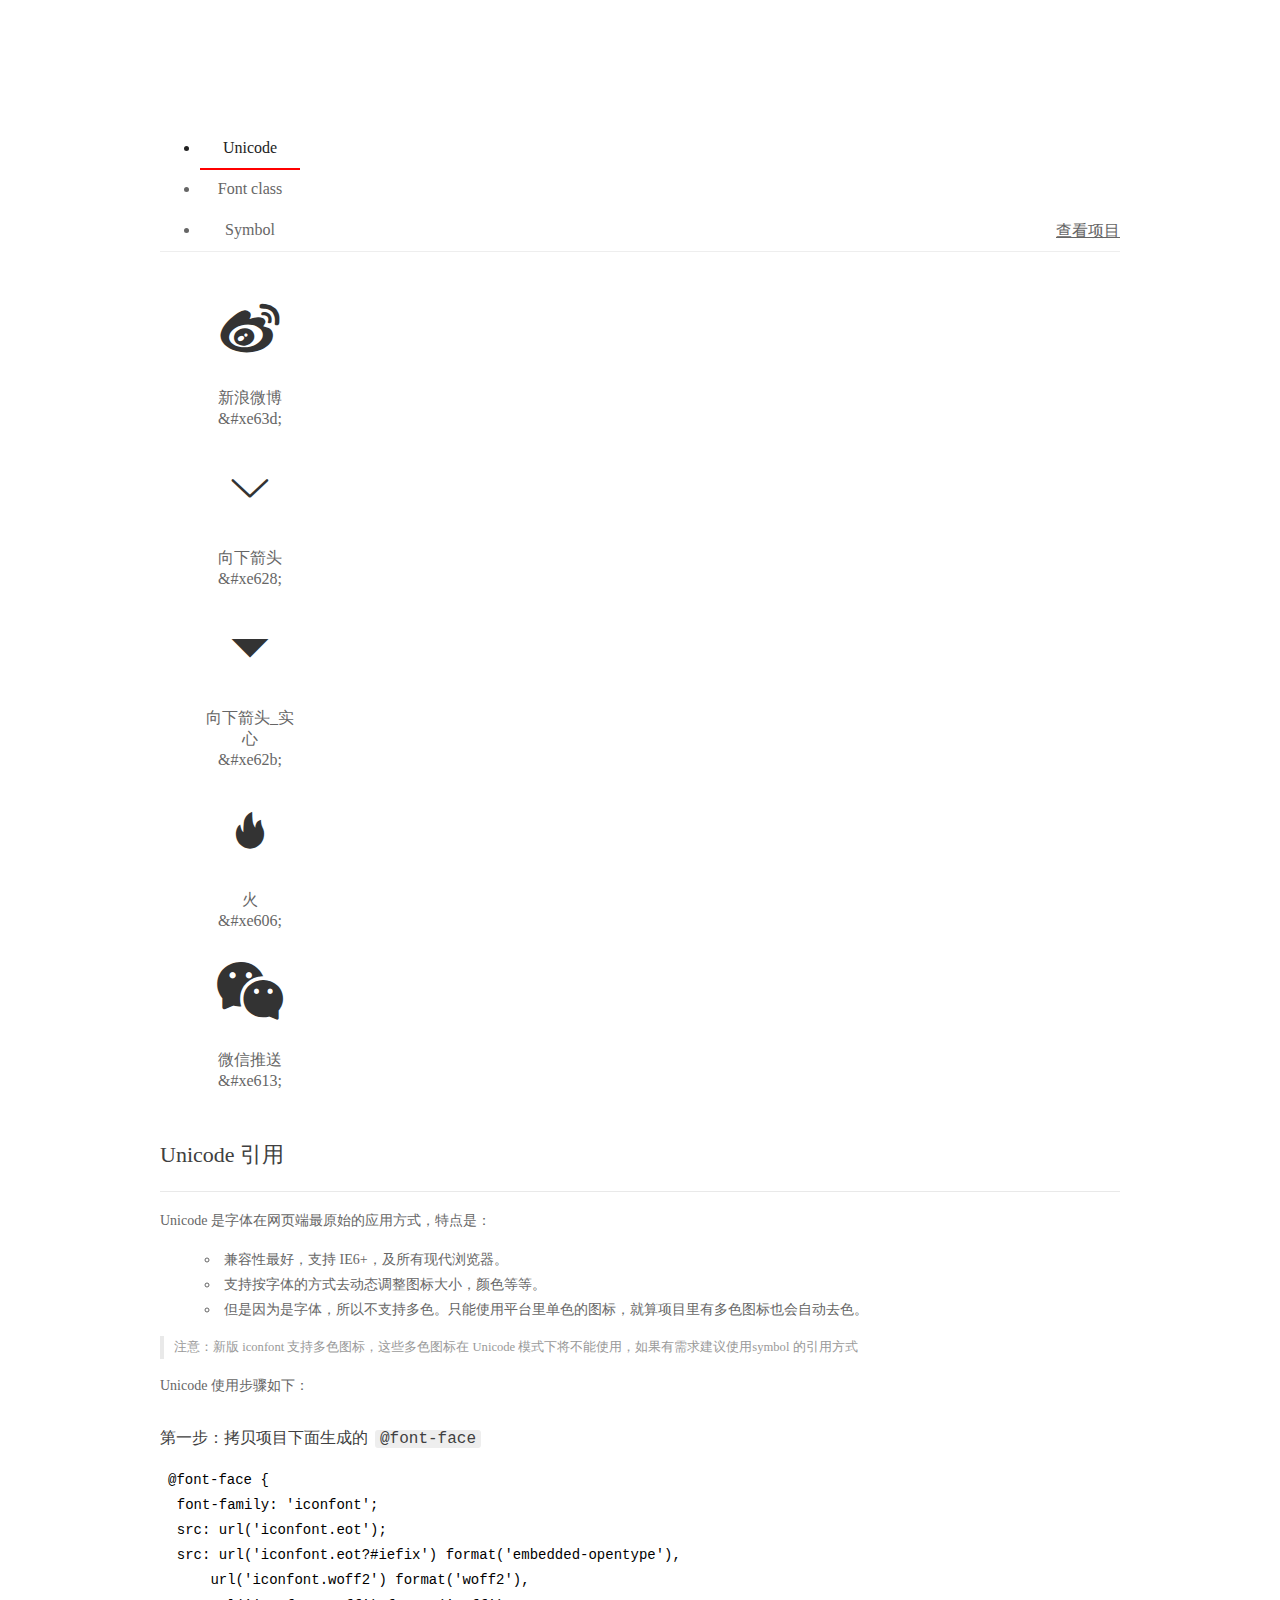
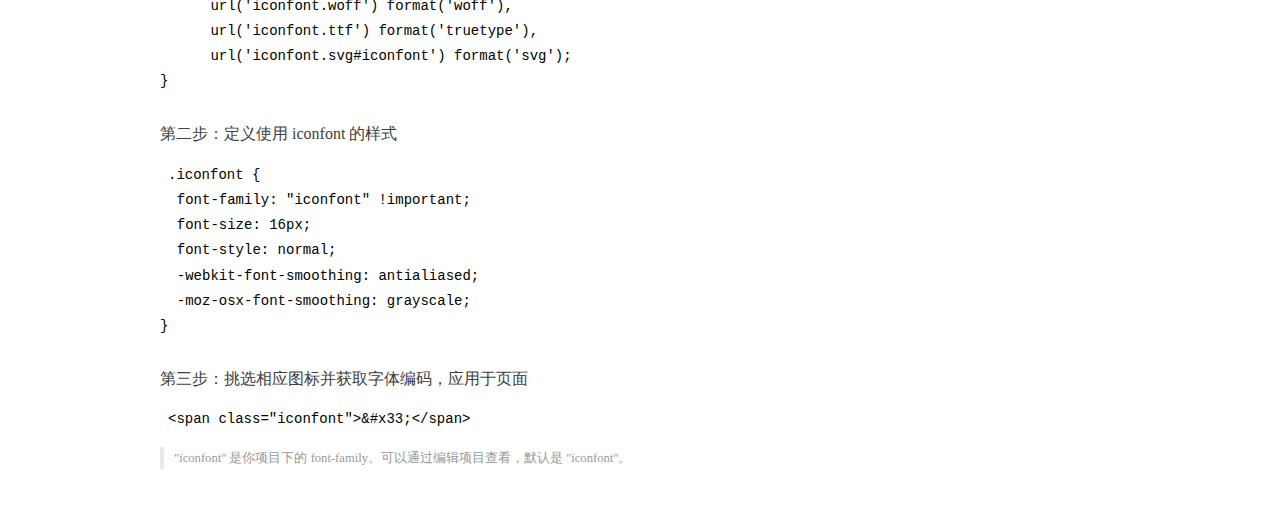
<file: test/images/font_1521701_zkqg3eemej/demo_index.html>
<!DOCTYPE html>
<html>
<head>
  <meta charset="utf-8"/>
  <title>IconFont Demo</title>
  <link rel="shortcut icon" href="https://gtms04.alicdn.com/tps/i4/TB1_oz6GVXXXXaFXpXXJDFnIXXX-64-64.ico" type="image/x-icon"/>
  <link rel="stylesheet" href="https://g.alicdn.com/thx/cube/1.3.2/cube.min.css">
  <link rel="stylesheet" href="demo.css">
  <link rel="stylesheet" href="iconfont.css">
  <script src="iconfont.js"></script>
  <!-- jQuery -->
  <script src="https://a1.alicdn.com/oss/uploads/2018/12/26/7bfddb60-08e8-11e9-9b04-53e73bb6408b.js"></script>
  <!-- 代码高亮 -->
  <script src="https://a1.alicdn.com/oss/uploads/2018/12/26/a3f714d0-08e6-11e9-8a15-ebf944d7534c.js"></script>
</head>
<body>
  <div class="main">
    <h1 class="logo"><a href="https://www.iconfont.cn/" title="iconfont 首页" target="_blank">&#xe86b;</a></h1>
    <div class="nav-tabs">
      <ul id="tabs" class="dib-box">
        <li class="dib active"><span>Unicode</span></li>
        <li class="dib"><span>Font class</span></li>
        <li class="dib"><span>Symbol</span></li>
      </ul>
      
      <a href="https://www.iconfont.cn/manage/index?manage_type=myprojects&projectId=1521701" target="_blank" class="nav-more">查看项目</a>
      
    </div>
    <div class="tab-container">
      <div class="content unicode" style="display: block;">
          <ul class="icon_lists dib-box">
          
            <li class="dib">
              <span class="icon iconfont">&#xe63d;</span>
                <div class="name">新浪微博</div>
                <div class="code-name">&amp;#xe63d;</div>
              </li>
          
            <li class="dib">
              <span class="icon iconfont">&#xe628;</span>
                <div class="name">向下箭头</div>
                <div class="code-name">&amp;#xe628;</div>
              </li>
          
            <li class="dib">
              <span class="icon iconfont">&#xe62b;</span>
                <div class="name">向下箭头_实心</div>
                <div class="code-name">&amp;#xe62b;</div>
              </li>
          
            <li class="dib">
              <span class="icon iconfont">&#xe606;</span>
                <div class="name">火</div>
                <div class="code-name">&amp;#xe606;</div>
              </li>
          
            <li class="dib">
              <span class="icon iconfont">&#xe613;</span>
                <div class="name">微信推送</div>
                <div class="code-name">&amp;#xe613;</div>
              </li>
          
          </ul>
          <div class="article markdown">
          <h2 id="unicode-">Unicode 引用</h2>
          <hr>

          <p>Unicode 是字体在网页端最原始的应用方式，特点是：</p>
          <ul>
            <li>兼容性最好，支持 IE6+，及所有现代浏览器。</li>
            <li>支持按字体的方式去动态调整图标大小，颜色等等。</li>
            <li>但是因为是字体，所以不支持多色。只能使用平台里单色的图标，就算项目里有多色图标也会自动去色。</li>
          </ul>
          <blockquote>
            <p>注意：新版 iconfont 支持多色图标，这些多色图标在 Unicode 模式下将不能使用，如果有需求建议使用symbol 的引用方式</p>
          </blockquote>
          <p>Unicode 使用步骤如下：</p>
          <h3 id="-font-face">第一步：拷贝项目下面生成的 <code>@font-face</code></h3>
<pre><code class="language-css"
>@font-face {
  font-family: 'iconfont';
  src: url('iconfont.eot');
  src: url('iconfont.eot?#iefix') format('embedded-opentype'),
      url('iconfont.woff2') format('woff2'),
      url('iconfont.woff') format('woff'),
      url('iconfont.ttf') format('truetype'),
      url('iconfont.svg#iconfont') format('svg');
}
</code></pre>
          <h3 id="-iconfont-">第二步：定义使用 iconfont 的样式</h3>
<pre><code class="language-css"
>.iconfont {
  font-family: "iconfont" !important;
  font-size: 16px;
  font-style: normal;
  -webkit-font-smoothing: antialiased;
  -moz-osx-font-smoothing: grayscale;
}
</code></pre>
          <h3 id="-">第三步：挑选相应图标并获取字体编码，应用于页面</h3>
<pre>
<code class="language-html"
>&lt;span class="iconfont"&gt;&amp;#x33;&lt;/span&gt;
</code></pre>
          <blockquote>
            <p>"iconfont" 是你项目下的 font-family。可以通过编辑项目查看，默认是 "iconfont"。</p>
          </blockquote>
          </div>
      </div>
      <div class="content font-class">
        <ul class="icon_lists dib-box">
          
          <li class="dib">
            <span class="icon iconfont icon-weibo"></span>
            <div class="name">
              新浪微博
            </div>
            <div class="code-name">.icon-weibo
            </div>
          </li>
          
          <li class="dib">
            <span class="icon iconfont icon-xiangxiajiantou"></span>
            <div class="name">
              向下箭头
            </div>
            <div class="code-name">.icon-xiangxiajiantou
            </div>
          </li>
          
          <li class="dib">
            <span class="icon iconfont icon-xiangxiajiantoushixin"></span>
            <div class="name">
              向下箭头_实心
            </div>
            <div class="code-name">.icon-xiangxiajiantoushixin
            </div>
          </li>
          
          <li class="dib">
            <span class="icon iconfont icon-huo1"></span>
            <div class="name">
              火
            </div>
            <div class="code-name">.icon-huo1
            </div>
          </li>
          
          <li class="dib">
            <span class="icon iconfont icon-jianzhuanquan-"></span>
            <div class="name">
              微信推送
            </div>
            <div class="code-name">.icon-jianzhuanquan-
            </div>
          </li>
          
        </ul>
        <div class="article markdown">
        <h2 id="font-class-">font-class 引用</h2>
        <hr>

        <p>font-class 是 Unicode 使用方式的一种变种，主要是解决 Unicode 书写不直观，语意不明确的问题。</p>
        <p>与 Unicode 使用方式相比，具有如下特点：</p>
        <ul>
          <li>兼容性良好，支持 IE8+，及所有现代浏览器。</li>
          <li>相比于 Unicode 语意明确，书写更直观。可以很容易分辨这个 icon 是什么。</li>
          <li>因为使用 class 来定义图标，所以当要替换图标时，只需要修改 class 里面的 Unicode 引用。</li>
          <li>不过因为本质上还是使用的字体，所以多色图标还是不支持的。</li>
        </ul>
        <p>使用步骤如下：</p>
        <h3 id="-fontclass-">第一步：引入项目下面生成的 fontclass 代码：</h3>
<pre><code class="language-html">&lt;link rel="stylesheet" href="./iconfont.css"&gt;
</code></pre>
        <h3 id="-">第二步：挑选相应图标并获取类名，应用于页面：</h3>
<pre><code class="language-html">&lt;span class="iconfont icon-xxx"&gt;&lt;/span&gt;
</code></pre>
        <blockquote>
          <p>"
            iconfont" 是你项目下的 font-family。可以通过编辑项目查看，默认是 "iconfont"。</p>
        </blockquote>
      </div>
      </div>
      <div class="content symbol">
          <ul class="icon_lists dib-box">
          
            <li class="dib">
                <svg class="icon svg-icon" aria-hidden="true">
                  <use xlink:href="#icon-weibo"></use>
                </svg>
                <div class="name">新浪微博</div>
                <div class="code-name">#icon-weibo</div>
            </li>
          
            <li class="dib">
                <svg class="icon svg-icon" aria-hidden="true">
                  <use xlink:href="#icon-xiangxiajiantou"></use>
                </svg>
                <div class="name">向下箭头</div>
                <div class="code-name">#icon-xiangxiajiantou</div>
            </li>
          
            <li class="dib">
                <svg class="icon svg-icon" aria-hidden="true">
                  <use xlink:href="#icon-xiangxiajiantoushixin"></use>
                </svg>
                <div class="name">向下箭头_实心</div>
                <div class="code-name">#icon-xiangxiajiantoushixin</div>
            </li>
          
            <li class="dib">
                <svg class="icon svg-icon" aria-hidden="true">
                  <use xlink:href="#icon-huo1"></use>
                </svg>
                <div class="name">火</div>
                <div class="code-name">#icon-huo1</div>
            </li>
          
            <li class="dib">
                <svg class="icon svg-icon" aria-hidden="true">
                  <use xlink:href="#icon-jianzhuanquan-"></use>
                </svg>
                <div class="name">微信推送</div>
                <div class="code-name">#icon-jianzhuanquan-</div>
            </li>
          
          </ul>
          <div class="article markdown">
          <h2 id="symbol-">Symbol 引用</h2>
          <hr>

          <p>这是一种全新的使用方式，应该说这才是未来的主流，也是平台目前推荐的用法。相关介绍可以参考这篇<a href="">文章</a>
            这种用法其实是做了一个 SVG 的集合，与另外两种相比具有如下特点：</p>
          <ul>
            <li>支持多色图标了，不再受单色限制。</li>
            <li>通过一些技巧，支持像字体那样，通过 <code>font-size</code>, <code>color</code> 来调整样式。</li>
            <li>兼容性较差，支持 IE9+，及现代浏览器。</li>
            <li>浏览器渲染 SVG 的性能一般，还不如 png。</li>
          </ul>
          <p>使用步骤如下：</p>
          <h3 id="-symbol-">第一步：引入项目下面生成的 symbol 代码：</h3>
<pre><code class="language-html">&lt;script src="./iconfont.js"&gt;&lt;/script&gt;
</code></pre>
          <h3 id="-css-">第二步：加入通用 CSS 代码（引入一次就行）：</h3>
<pre><code class="language-html">&lt;style&gt;
.icon {
  width: 1em;
  height: 1em;
  vertical-align: -0.15em;
  fill: currentColor;
  overflow: hidden;
}
&lt;/style&gt;
</code></pre>
          <h3 id="-">第三步：挑选相应图标并获取类名，应用于页面：</h3>
<pre><code class="language-html">&lt;svg class="icon" aria-hidden="true"&gt;
  &lt;use xlink:href="#icon-xxx"&gt;&lt;/use&gt;
&lt;/svg&gt;
</code></pre>
          </div>
      </div>

    </div>
  </div>
  <script>
  $(document).ready(function () {
      $('.tab-container .content:first').show()

      $('#tabs li').click(function (e) {
        var tabContent = $('.tab-container .content')
        var index = $(this).index()

        if ($(this).hasClass('active')) {
          return
        } else {
          $('#tabs li').removeClass('active')
          $(this).addClass('active')

          tabContent.hide().eq(index).fadeIn()
        }
      })
    })
  </script>
</body>
</html>
</file>
<file: test/css/index.css>
/*
* @Author: HP
* @Date:   2019-12-04 17:06:44
* @Last Modified by:   HP
* @Last Modified time: 2019-12-05 09:59:51
*/
@media (min-width: 992px) {
    		.my-nav{
    		margin-left: 120px;
    		}
    		.my-btn{
    		margin-top: 10px;
    		}
        .content .li{
          margin: 12px;
          margin-bottom: 15px;
        }
        .content ol{
          margin: 20px auto;
        }
        .content .bot{
          margin-bottom: 20px;
        }

        .content .kc{
          margin-bottom: 15px;
        }

        .content .kkk{
          margin: 12px;
        }

        .auto{
          width: 1140px;
          padding: 0px;
          margin-left: 15px;
        }
        .lunbo{
          padding-left: 0px;
        }

        /* .lunbo li{
          margin-right: 5px;
        } */
    	}
      
      @media (max-width: 768px) {
        .topbox{
        padding-left: 10px;
        }
        .content .li{
          margin-top: 12px;
          margin-left: 20px;
          margin-right: 5px;
        }

        .content ol{
          padding: 0px;
          padding-top: 20px;
        }
        .content .bot{
          margin-bottom: 20px;
        }

        .content .kc{
          margin-bottom: 15px;
        }

        .content .kkk{
          margin: 12px;
          margin-left: 15px;
        }
        .auto{
          padding: 0;
          width: 483px;
         /*  margin-left: 15px;
          margin-right: 15px; */
        }
        .lunbo{
          padding-left: 0px;
        }
        /* .lunbo .lii{
          padding-left: 0px;
        } */
        .lunbo li img{
          width: 483px;
        } 
      }

      .navbar-default .navbar-nav > .open > a, .navbar-default .navbar-nav > .open > a:hover, .navbar-default .navbar-nav > .open > a:focus {
    color: #ffe300;
    background-color: #333;
}


	  .navbar-default .navbar-nav > li > a {
    	color: black;
	  }
      li{
        list-style: none;
      }
      .navbar-default{
        background-color: #ffe300;
      }
    	
      .my-nav .active a{
        background-color: #ffe300;
      }
      
      .topbox{
        margin-right: 0px;
        margin-top: 20px;
        margin-bottom: 10px;
      }

      .topbox li img{
        border-radius: 5px;
      } 
      
      .top{
        overflow: hidden;
      }
      .top .auto{
   
    /* border: 1px solid #ccc; */
    overflow: hidden;
    position: relative;
}

.top .auto ul{
  width: 600%;
}
.top .auto ul li{
  float: left;
  /* transition: 2s; */
}
 

.top .auto span{
      position: absolute;
      width: 30px;
      height: 50px;
      top: 100px;
      cursor: pointer;
      font-size: 50px;
      color: red;
}

.top .auto .left{
  left: 20px;
  
}
.top .auto .right1{
  right: 20px;
  
}


















      .bottom1{
      margin: 0px auto;
      width: 100%;
      
      /* border: 1px solid #ccc; */
      top: 0px;
      background-color: white;
      z-index: 10;
      left: 0px;
      }

      .bottom1 ul{
        overflow: hidden;
          /* margin-left: 160px; */
          margin: 0px auto;
          width: 370px;
          height: 60px;
      }

      .bottom1 ul li{
        width: 80px;
        height: 60px;
        float: left;
        margin-right: 20px;
        /* border-bottom: 2px solid black; */
          text-align: center;
          line-height: 60px;
          color: #ccc;
          margin-left: 10px;
          font-size: 18px;
          cursor: pointer;
      }
      .bottom1 ul li:nth-child(1){
        border-bottom: 2px solid black;
        color: black;
      }

      .bottom1 ul li:nth-child(2):hover{
        border-bottom: 2px solid black;
        color: black;
      }

      .bottom1 ul li:nth-child(3):hover{
        border-bottom: 2px solid black;
        color: black;
      }
      hr{
        margin-top: 10px;
        margin-bottom: 10px;
      }

      .content{
        background-color: #f4f4f4;
        position: relative;
      }


      .content .li{
  float: left;
  width: 210px;
  height: 300px;
    background-color: white;
    border-radius: 5px;
    /* margin: 12px; */
    padding: 0px;
   /*  overflow: hidden; */
}

.content .li .pic img{
  border-radius: 5px 5px 0px 0px;
}

.content .li .pic img:hover{
  opacity: 0.8;
}
.content .li .tit{
  font-size: 14px;
  margin: 5px 0px 5px 15px;
}
.content .li .sty{
  font-size: 12px;
  color: #ccc;
  margin-left: 15px;
}

.content .li .see{
  font-size: 12px;
  color: #ccc;
  margin: 20px 0px 5px 15px;
  display: block;
}
.content .li .see img{
  position: relative;
  /* top: 2px; */
}
.content .li .name22{
  position: relative;
  width: 120px;
  height: 40px;
  display: inline-block;
}
.content .li .name22:hover .show1{
  display: block;
}
.content .li .name{
  float: left;
  font-size: 12px;
  margin-left: 15px;
  margin-top: 5px;
  color: black;
  text-decoration:none;
}
.content .li .name .nameimg{
  border-radius: 50%;
    /* position: relative;
    top: 5px; */
}

.content .li .right{
  float: right;
  font-size: 14px;
  color: #ccc;
  position: relative;
  top: 5px;
  margin-right: 15px;
}


.content ol{
  overflow: hidden;
  /* margin: 30px auto; */
  width: 530px;
}

.content ol li{
  width: 38px;
  height: 38px;
  margin: 3px;
  border: 1px solid #ccc;
  border-radius: 6px;
  float: left;
  text-align: center;
  line-height: 38px;
  background-color: white;
}

.content ol li a{
  color: #ccc;

}

.content ol .n1{
  background-color: #ffe300;

}
.content ol .n1 a{
  color: black;
}
.content ol .a{
  color: black;
  
}
.content ol li:hover{
     background-color: #ffe300;
}

.content ol li:hover a{
  color: black;
}


.content .kc .left{
  float: left;
  color: #7f7f7f;
  cursor: pointer;
}

.content .kc .right{
  float: right;
  color: orange;
  cursor: pointer;
}





.content .kkk{
  
  height: 155px;
  width: 210px;
  border-radius: 5px;
  
  background-color: white;
  cursor: pointer;
  overflow: hidden;
  padding: 0px;
}

.content .kkk a{
  margin-left: 10px;
  font-size: 14px;
  position: relative;
  top: 7px;
  color: black;
  text-decoration: none;
}


footer{
        background-color: #282828;
        padding: 20px 0px;
      }

      footer .aa{
         color: red;
         margin: 0px 5px;
         font-size: 14px;
      }

      footer .ab{
        color: #7f7f7f;
        font-size: 14px;
      }

      footer span{
        margin-right: 5px;
        font-size: 14px;
        color: white;
      }


      .gotop{
  position: fixed;
  right: 20px;
  bottom: 90px;
  width: 50px;
  height: 50px;
    background-color: #dddddd;
    text-align: center;
    line-height: 50px;
    cursor: pointer;
    display: none;
}
</file>
<file: 站酷网站/css/public.css>
/*
* @Author: HP
* @Date:   2019-11-23 14:15:35
* @Last Modified by:   HP
* @Last Modified time: 2019-12-02 11:19:45
*/
*{
	margin: 0px;
	padding: 0px;
}
header{
	width: 100%;
	height: 55px;
	background-color:#ffe300 ;
}

li{
	list-style: none;
}

a{
	text-decoration: none;
	color: black;
}

.box{
	position: relative;
}
.logo{
	position: absolute;
	left: 70px;
	top: 15px;
}

.box .ul{
	overflow: hidden;
	/* position: absolute; */
    width: 640px;
    height: 55px;
    margin: 0px auto;
    /* border: 1px solid #ccc; */
}

.box .ul .li{
	float: left;
	height: 55px;
	width: 80px;
	/* background-color: #222222; */
	/* text-align: center;
	line-height: 55px; */
}
.box .ul .li .a2{
	width: 80px;
	height: 55px;
	text-align: center;
	color: black;
	display: block;
	font-size: 14px;
	position: relative;
	line-height: 55px;
}

.box .ul .li .a1{
     font-weight: bolder;
     width: 80px;
	height: 55px;
	text-align: center;
	color: black;
	display: block;
	font-size: 14px;
	position: relative;
	line-height: 55px;
}
.box .ul .li:hover{
	background-color: #222222;

}
.box .ul .li:hover .a1{
	color: #ffe300;
}
.box .ul .li:hover .a2{
	color: #ffe300;
}
.box .ul .li .nav{
	position: absolute;
	top: 55px;
	left: 520px;
	width: 600px;
	height: 150px;
	border: 1px solid #ccc;
	border-radius: 2px;
	display: none;
	z-index: 2;
	background-color: white;
}
.box .ul .li .nav ul{
	overflow: hidden;
	width: 600px;
	height: 100px;
	/* border-bottom: 1px solid #ccc; */
	margin-left: 15px;
}
.box .ul .li .nav ul li{
	float: left;
	width: 79px;
	height: 30px;
	border-right: 1px solid #ccc;
	margin-top: 10px;
	text-align: center;
	line-height: 30px;
}
.box .ul .li .nav ul li span{
	width: 55px;
	height: 30px;
	border-radius: 5px;
	display: inline-block;
}
.box .ul .li .nav ol{
	overflow: hidden;
	width: 400px;
	height: 50px;
    margin-left: 25px;
}
.box .ul .li .nav ol li{
	float: left;
	width: 100px;
	height: 20px;
	margin: 10px;
}
.box .ul .li .nav ul li span:hover{
	background-color: #ffe300;
}
.box .ul .li .nav ul li:nth-child(7){
	border: none;
}
.box .ul .li .nav ul li:nth-child(14){
	border: none;
}
.box .ul .li .nav ul li a{
	font-size: 14px;
	color: black;
	}
.box .ul .li .nav1{
	position: absolute;
	top: 55px;
	left: 680px;
	width: 160px;
	height: 130px;
	border: 1px solid #ccc;
	border-radius: 2px;
	display: none;
	z-index: 2;
	background-color: white;
}
.box .ul .li .nav1 ul{
	height: 130px;
	width: 160px;
	margin: 5px 0px 5px 0px;
}
.box .ul .li .nav1 ul li{
	width: 159px;
	height: 40px;
    /* border: 1px solid #ccc; */

}
.box .ul .li .nav1 ul li a{
   line-height: 40px;
   margin-left: 15px;
   font-size: 15px;
}
.box .ul .li .nav1 ul li:hover{
	background-color: #ffe300;
}




.box .ul .li .nav2{
	position: absolute;
	top: 55px;
	left: 760px;
	width: 160px;
	height: 200px;
	border: 1px solid #ccc;
	border-radius: 2px;
	display: none;
	z-index: 2;
	background-color: white;
}
.box .ul .li .nav2 ul{
	height: 130px;
	width: 300px;
	margin: 5px 0px 5px 0px;
}
.box .ul .li .nav2 ul li{
	width: 159px;
	height: 40px;
    /* border: 1px solid #ccc; */

}
.box .ul .li .nav2 ul li a{
   line-height: 40px;
   margin-left: 15px;
   font-size: 15px;
}
.box .ul .li .nav2 ul li:hover{
	background-color: #ffe300;
}



.box .ul .li .nav3{
	position: absolute;
	top: 55px;
	left: 840px;
	width: 160px;
	height: 170px;
	border: 1px solid #ccc;
	border-radius: 3px;
	display: none;
	z-index: 2;
	background-color: white;
}
.box .ul .li .nav3 ul{
	height: 130px;
	width: 300px;
	margin: 5px 0px 5px 0px;
}
.box .ul .li .nav3 ul li{
	width: 159px;
	height: 40px;
    /* border: 1px solid #ccc; */

}
.box .ul .li .nav3 ul li a{
   line-height: 40px;
   margin-left: 15px;
   font-size: 15px;
}
.box .ul .li .nav3 ul li:hover{
	background-color: #ffe300;
}





.box .ul .li .nav4{
	position: absolute;
	top: 55px;
	left: 920px;
	width: 160px;
	height: 90px;
	border: 1px solid #ccc;
	border-radius: 3px;
	display: none;
	z-index: 2;
	background-color: white;
}
.box .ul .li .nav4 ul{
	height: 80px;
	width: 300px;
	margin: 5px 0px 5px 0px;
}
.box .ul .li .nav4 ul li{
	width: 159px;
	height: 40px;
    /* border: 1px solid #ccc; */

}
.box .ul .li .nav4 ul li a{
   line-height: 40px;
   margin-left: 15px;
   font-size: 15px;
}
.box .ul .li .nav4 ul li:hover{
	background-color: #ffe300;
}


.box .ul .li .nav5{
	position: absolute;
	top: 55px;
	left: 1000px;
	width: 160px;
	height: 170px;
	border: 1px solid #ccc;
	border-radius: 3px;
	display: none;
	z-index: 2;
	background-color: white;
}
.box .ul .li .nav5 ul{
	height: 150px;
	width: 300px;
	margin: 5px 0px 5px 0px;
}
.box .ul .li .nav5 ul li{
	width: 159px;
	height: 40px;
    /* border: 1px solid #ccc; */

}
.box .ul .li .nav5 ul li a{
   line-height: 40px;
   margin-left: 15px;
   font-size: 15px;
}
.box .ul .li .nav5 ul li:hover{
	background-color: #ffe300;
}

.box .search{
	position: absolute;
	right: 270px;
	top: 0px;
	width: 60px;
	height: 55px;
	/* border: 1px solid #ccc; */
	text-align: center;
	line-height: 60px;
	cursor: pointer;
}

.box .search i{
	line-height: 55px;

}
/* .box .search:hover{
	background-color:#222222 ;
  
}
.box .search img{
     filter: drop-shadow(10px 10px 10px #ffffff);
     
     
} */
/* .box .search img:hover path{
	fill:red;
} */

.box .upload{
	position: absolute;
	right: 210px;
	top: 0px;
	width: 60px;
	height: 55px;
	/* border: 1px solid #ccc; */
	text-align: center;
	line-height: 60px;
	cursor: pointer;
}

.box .upload i{
	line-height: 55px;

}

.box .right{
	position: absolute;
	right: 100px;
	top: 0px;
	width: 120px;
	height: 55px;
/* 	border: 1px solid #ccc; */
    text-align: center;
    line-height: 55px;
}

.box .right span a{
    font-size: 14px;
}


footer{
	width: 100%;
	height: 200px;
	background-color: #282828 ;
	padding-top: 50px;
}

footer .container{
	width: 72%;
	height: 180px;
	margin: 0px auto;
	/* border: 1px solid #ccc; */
}

footer .container .top{
	width: 100%;
	height: 80px;
	
	border-bottom: 1px solid #666666;
}

footer .container .top ul{
	overflow: hidden;
	width: 80%;
	display: inline-block;
	margin-left: 10px;
}

footer .container .top li{
	float: left;
	font-size: 14px;
	color: #666666;
	margin-right: 20px;
	margin-top: 10px;
	cursor: pointer;
}

footer .container .top li:hover{
	color: #ccc;
}
footer .container .top li img{
	position: relative;
	top: 2px;
}
footer .container .top span{
	float: right;
	margin: 10px 20px 0px 0px;
	
}

footer .container .fobottom{
	width: 100%;
	/* border: 1px solid red; */
}

footer .container .fobottom ol{
	overflow: hidden;
}
footer .container .fobottom ol li{
	height: 25px;
	float: left;
	margin: 5px 5px 0px 10px;
	color: #666666;
}

footer .container .fobottom ol li:hover a{
	color: #ccc;
	text-decoration: underline;
}
footer .container .fobottom ol li a{
	font-size: 12px;
	color: #666666;
	
}

footer .container .fobottom ol li img{
	position: relative;
	top: 2px;
}

footer .icon-weibo{
	color: #ccc；
}
footer .icon-weibo:hover{
   color: red;
}

footer .icon-jianzhuanquan-{
	color: #666666;
}

footer .icon-jianzhuanquan-:hover{
	color: green;
}
</file>
<file: 站酷网站/css/index.css>
/*
* @Author: HP
* @Date:   2019-11-23 20:01:18
* @Last Modified by:   HP
* @Last Modified time: 2019-12-02 14:44:35
*/

.body{
	position: absolute;
}
.banner{
	width: 100%;
	background-color: #ffffff;
}


.banner .auto{
    margin: 10px auto;
    height: 280px;
    width: 1100px;
    /* border: 1px solid #ccc; */
    overflow: hidden;
    position: relative;
}

.banner .auto ul{
	width: 10000px;
}
.banner .auto ul li{
	float: left;
	/* transition: 2s; */
}
.banner .auto ul li img{
	width: 1100px;

}

.banner .auto span{
      position: absolute;
      width: 30px;
      height: 50px;
      top: 100px;
      cursor: pointer;
      font-size: 50px;
      color: white;
}

.banner .auto .left{
	left: 20px;
	
}
.banner .auto .right1{
	right: 20px;
	
}


.banner .lie{
	width: 1130px;
	margin: 20px auto;
	height: 200px;
	/* border: 1px solid #ccc; */
}

.banner .lie ul{
	overflow: hidden;
	margin-left: 10px;
}

.banner .lie ul li{
	float: left;
	margin: 10px;
    cursor: pointer;
}

.banner .lie ul li img{
	border-radius: 5px;
}

.banner .bottom1{
	margin: 0px auto;
	width: 100%;
	height: 60px;
	/* border: 1px solid #ccc; */
	top: 0px;
	background-color: white;
	z-index: 10;
}

.banner .bottom1 ul{
	overflow: hidden;
    /* margin-left: 160px; */
    margin: 0px auto;
    width: 330px;
    height: 60px;
}

.banner .bottom1 ul li{
	width: 80px;
	height: 58px;
	float: left;
	margin-right: 20px;
	/* border-bottom: 2px solid black; */
    text-align: center;
    line-height: 60px;
    color: #ccc;
    margin-left: 10px;
}
.banner .bottom1 ul li:nth-child(1){
	border-bottom: 2px solid black;
	color: black;
}

.banner .bottom1 ul li:nth-child(2):hover{
	border-bottom: 2px solid black;
	color: black;
}

.banner .bottom1 ul li:nth-child(3):hover{
	border-bottom: 2px solid black;
	color: black;
}

.content{
	background-color: #f4f4f4;
	width: 100%;
	/* height: 2040px; */
	position: relative;
}

/* .content .container{
	width: 70%;
	height: 1000px;
	background-color: white;
	margin: 0px auto;
} */

.content .lis{
       /* overflow: hidden; */
       width: 1150px;
	
	
	margin: 0px auto;
}

.content .lis .li{
	float: left;
	width: 210px;
	height: 300px;
    background-color: white;
    border-radius: 5px;
    margin: 10px;
   /*  overflow: hidden; */
}

.content .lis .li .pic img{
	border-radius: 5px 5px 0px 0px;
}

.content .lis .li .pic img:hover{
	opacity: 0.8;
}
.content .lis .li .tit{
	font-size: 14px;
	margin: 5px 0px 5px 15px;
}
.content .lis .li .sty{
	font-size: 12px;
	color: #ccc;
	margin-left: 15px;
}

.content .lis .li .see{
	font-size: 12px;
	color: #ccc;
	margin: 20px 0px 5px 15px;
	display: block;
}
.content .lis .li .see img{
	position: relative;
	top: 2px;
}
.content .lis .li .name22{
	position: relative;
	width: 120px;
	height: 40px;
	display: inline-block;
}
.content .lis .li .name22:hover .show1{
	display: block;
}
.content .lis .li .name{
	float: left;
	font-size: 12px;
	margin-left: 15px;
	margin-top: 5px;
	
}
.content .lis .li .name .nameimg{
	border-radius: 50%;
    position: relative;
    top: 5px;
}

.content .lis .li  .show1{
	position: absolute;
	width: 350px;
	height: 170px;
	background-color: rgba(251, 251, 251, 1.0);
	bottom: 20px;
	left: 10px;
	border-radius: 5px;
	box-shadow:2px 2px 20px black;
	z-index: 2;
	overflow: hidden;
	padding: 20px;
	display: none;
	
}
/* .content .lis li .name .show1 .container{
	margin: 10px auto;
	width: 310px;
	height: 170px;
	border: 1px solid #ccc;
} */

.content .lis .li  .show1  .toptop{
	width: 350px;
	height: 60px;
    /* border: 1px solid green; */
    overflow: hidden;
}
.content .lis .li  .show1  .toptop .toptop1{
	/* border: 1px solid red; */
	width: 180px;
	height: 50px;
	float: left;
}
.content .lis .li  .show1  .toptop .toptop1 .ppp{
	float: left;
	border-radius: 50%;
	margin-top: 3px;
}
.content .lis .li  .show1  .toptop .toptop1 .bbb{
	position: relative;
	top: 3px;
	left: 3px;
}
.content .lis .li  .show1  .toptop .toptop1 p{
	font-size: 12px;
	margin-left: 5px;
	display: inline-block;
	margin-top: 5px;
	color: #ccc;
}
.content .lis .li  .show1  .toptop .toptop1 h4{
	font-style: normal;
	display: inline-block;
	margin-top: 5px;
	font-size: 15px;
	margin-left: 5px;
}
.content .lis .li  .show1  .toptop button{
	float: right;
	width: 100px;
	height: 40px;
	border-radius: 5px;
	background-color: #ffe300;
	outline: none;
    box-sizing: border-box;
    border: 1px solid #ccc;
    
    margin-top: 7px;
}
/* .content .lis li .name .show1  .foot111{
   width: 100%;
}
.content .lis li .name .show1  .foot111 .footul1{
	overflow: hidden;
	width: 100%;
}

.content .lis li .name .show1  .foot111 .footul1 li{
	float: left;
	margin-right: 5px;
} */
.content .lis .li  .show1 .footot{
	width: 350px;
	height: 120px;
	/* border: 1px solid green; */
}

.content .lis .li  .show1 .footot ul{
	overflow: hidden;
	width: 350px;
}
.content .lis .li  .show1 .footot ul li{
	float: left;
}
.content .lis .li  .show1 .footot ul li:nth-child(2){
	margin-left: 17px;
	margin-right: 17px;
}
.content .lis .li  .show1 .footot ul li img{
	border-radius: 5px;
}
.content .lis .li  .show1 .footot .see1{
    font-size: 12px;
	color: #ccc;
	margin: 10px 10px 5px 0px;
	display: block;
}
.content .lis .li .right{
	float: right;
	font-size: 14px;
	color: #ccc;
	position: relative;
	top: 15px;
	margin-right: 15px;
}


.content ol{
	overflow: hidden;
	margin: 30px auto;
	width: 530px;
}

.content ol li{
	width: 38px;
	height: 38px;
	margin: 3px;
	border: 1px solid #ccc;
	border-radius: 6px;
	float: left;
	text-align: center;
	line-height: 38px;
	background-color: white;
}

.content ol li a{
	color: #ccc;

}

.content ol .n1{
	background-color: #ffe300;

}
.content ol .n1 a{
	color: black;
}
.content ol .a{
	color: black;
	
}
.content ol li:hover{
     background-color: #ffe300;
}

.content ol li:hover a{
	color: black;
}

.content .gg{
	margin: 20px auto;
	width: 1140px;
	display: block;
}

.content .gg img{
	border-radius: 5px;
}

.content .bottom{
	width: 1140px;
	height: 200px;
	margin: 0px auto;
	/* border: 1px solid #ccc; */
	overflow: hidden;
	/* display: none; */

}
.content .bottom ul li img:hover{
    opacity: 0.8;
}
.content .bottom .top1{
	height: 20px;
	overflow: hidden;
	width: 1140px;
}
.content .bottom .top1 #left{
	float: left;
	color: #666666;
	font-size: 14px;
	margin-left: 10px;
}

.content .bottom .top1 #right {
	float: right;
	font-size: 14px;
	margin-right: 10px;

}

.content .bottom .top1 #right p{
	color: orange;
	cursor: pointer;
}

.content .bottom ul{
	overflow: hidden;
	width: 7000px;

}

.content .bottom ul li{
	float: left;
	height: 155px;
	width: 210px;
	border-radius: 5px;
	margin: 9px;
	background-color: white;
	cursor: pointer;
	overflow: hidden;
}

.content .bottom ul li a{
	margin-left: 10px;
	font-size: 14px;
}

.gotop{
	position: fixed;
	right: 100px;
	bottom: 35px;
	width: 50px;
	height: 50px;
    background-color: #dddddd;
    text-align: center;
    line-height: 50px;
    cursor: pointer;
    display: none;
}
</file>
<file: 站酷网站/css/iconfont.css>
@font-face {font-family: "iconfont";
  src: url('iconfont.eot?t=1574942162931'); /* IE9 */
  src: url('iconfont.eot?t=1574942162931#iefix') format('embedded-opentype'), /* IE6-IE8 */
  url('[data-uri]') format('woff2'),
  url('iconfont.woff?t=1574942162931') format('woff'),
  url('iconfont.ttf?t=1574942162931') format('truetype'), /* chrome, firefox, opera, Safari, Android, iOS 4.2+ */
  url('iconfont.svg?t=1574942162931#iconfont') format('svg'); /* iOS 4.1- */
}

.iconfont {
  font-family: "iconfont" !important;
  font-size: 16px;
  font-style: normal;
  -webkit-font-smoothing: antialiased;
  -moz-osx-font-smoothing: grayscale;
}

.icon-weibo:before {
  content: "\e63d";
}

.icon-xiangxiajiantou:before {
  content: "\e628";
}

.icon-xiangxiajiantoushixin:before {
  content: "\e62b";
}

.icon-mingpian:before {
  content: "\e65d";
}

.icon-huo1:before {
  content: "\e606";
}

.icon-xingqiu:before {
  content: "\e8e7";
}

.icon-jianzhuanquan-:before {
  content: "\e613";
}

.icon-shangchuan:before {
  content: "\e661";
}

.icon-changyongtubiao-xianxingdaochu-zhuanqu-:before {
  content: "\e74a";
}

.icon-changyongtubiao-xianxingdaochu-zhuanqu-1:before {
  content: "\e74b";
}
</file>
<file: 站酷网站/css/activity.css>
/*
* @Author: HP
* @Date:   2019-11-30 19:42:58
* @Last Modified by:   HP
* @Last Modified time: 2019-12-02 11:05:47
*/


.topnav{
	width: 100%;
	height: 56px;
	background-color: white;
	top:0px;
	z-index: 3;
}

.topnav ul{
	width: 750px;
	height: 56px;
	margin: 0px auto;
}

.topnav ul li{
	float: left;
	width: 64px;
	height: 56px;
	padding: 0px 30px;

	line-height: 56px;
	text-align: center;
}


.topnav ul li a{
	display: inline-block;
	height: 54px;
	

}
.topnav ul li .a1{
	color: #111;
	
	border-bottom: 2px solid #111;
}

.topnav ul li .a2{
	color: #7f7f7f;
	
}

.topnav ul li .a2:hover{
	color: black;
	border-bottom: 2px solid #111;
}



.content{
	width: 100%;
	background-color: #f4f4f4;
	height: 2400px;
	overflow: hidden;
	position: relative;
}

.content .container{
	width: 1130px;
	margin: 0px auto;
	margin-top: 20px;
	/* background-color: red; */
	/* height: 1500px; */
	overflow: hidden;
}

.content .container .uls{
	width: 1150px;
    /* height: 1500px; */
    overflow: hidden;
}

.content .container .uls .lis{
	width: 555px;
	height: 440px;
	float: left;
	background-color: white;
    border-radius: 5px;
    margin-right: 20px;	
    margin-bottom: 20px;
    overflow: hidden;
}

.content .container .uls .lis .img{
	width: 555px;
	height: 281px;
    position: relative;
}

.content .container .uls .lis .img .lefttop{
	position: absolute;
	left: 0px;
	top: 0px;
	background-color: rgba(0, 0, 0, 0.2);
	height: 32px;
	line-height: 32px;
	width: 50px;
	padding: 0px 10px;
}

.content .container .uls .lis .img .lefttop p{
	color: white;
	font-size: 12px;
}
.content .container .uls .lis .img img{
	width: 100%;
	height: 100%;
}
.content .container .uls .lis .img img:hover{
	opacity: 0.8;
}
.content .container .uls .lis .lismid{
	width: 515px;
	height: 62px;
	padding: 20px;
	border-bottom: 1px solid #ccc;
	position: relative;
}
.content .container .uls .lis .lismid h4{
	font-weight: normal;
	font-size: 18px;
}
.content .container .uls .lis .lismid p{
	margin-top: 15px;
	color: #7f7f7f;
	font-size: 14px;
}


.content .container .uls .lis .lismid span{
	background-color: #ffba00;
	color: white;
	position: absolute;
	right: 0px;
	top: 18px;
	width: 170px;
	height: 30px;
	line-height: 30px;
	text-align: center;

}

.content .container .uls .lis .lismid span::before{
	content: "";
    display: block;
    position: absolute;
    border-right: none;
    border: 16px solid transparent;
    border-left: 10px solid #ffffff;
    left: 0;

}


.content .container .uls .lis .lisfoot{
	width: 515px;
	height: 17px;
	padding: 20px;
}

.content .container .uls .lis .lisfoot .spleft{
	float: left;
	font-size: 12px;
	color: #7f7f7f;
}
.content .container .uls .lis .lisfoot .spleft img{
	position: relative;
	top: 2px;
	margin-right: 10px;
}

.content .container .uls .lis .lisfoot .spright{
	float: right;
	font-size: 12px;
    
}

.content .container .uls .lis .lisfoot .spright a{
	color: #7f7f7f;
	margin-left: 15px;
}

.content .container .uls .lis .lisfoot .spright a img{
	position: relative;
	top: 2px;
	margin-right: 5px;
}




.content ol{
	overflow: hidden;
	margin: 10px auto;
	width: 530px;
}

.content ol li{
	width: 38px;
	height: 38px;
	margin: 3px;
	border: 1px solid #ccc;
	border-radius: 6px;
	float: left;
	text-align: center;
	line-height: 38px;
	background-color: white;
}

.content ol li a{
	color: #ccc;

}

.content ol .n1{
	background-color: #ffe300;

}
.content ol .n1 a{
	color: black;
}
.content ol .a{
	color: black;
	
}
.content ol li:hover{
     background-color: #ffe300;
}

.content ol li:hover a{
	color: black;
}

.gotop{
	position: fixed;
	right: 100px;
	bottom: 35px;
	width: 50px;
	height: 50px;
    background-color: #dddddd;
    text-align: center;
    line-height: 50px;
    cursor: pointer;
    display: none;
}
</file>
<file: 站酷网站/css/city.css>
/*
* @Author: HP
* @Date:   2019-11-28 10:47:09
* @Last Modified by:   HP
* @Last Modified time: 2019-12-02 14:45:52
*/
.topbg{
	height: 344px;
	width: 100%;
	
	justify-content: center;
	
	display: flex;
    overflow: hidden;
    position: relative;

}

.topbg::after{
	content: '';
	position: absolute;
	bottom: 0px;
	background-image: linear-gradient(rgba(0, 0, 0, 0), rgba(0, 0, 0, 0.5));
    height: 50%;
    width: 100%;
    z-index: 1;

}
.topbg .bg{
	margin: 0px auto;
}
.topbg .bg img{
	width: 2560px;
    max-width: 2560px;
    /* display: block; */

}

.topbg .bg .bgtext{
	width: 100%;
	height: 93px;
	/* border: 1px solid #ccc; */
	position: absolute;
	bottom: 0px;
	left: 0px;
	right: 0px;
	z-index: 3;

}

.topbg .bg .bgtext .bgdate{
	width: 1130px;
	height: 93px;
	margin: 0px auto;
	/* border: 1px solid green; */
	overflow: hidden;


}
.topbg .bg .bgtext .bgdate .bgdate1,.bgdate2{
	float: left;
    margin-left: 12px;
    z-index: 3;
}
.topbg .bg .bgtext .bgdate .bgdate1{
	height: 90px;
	width: 210px;
	/* border: 1px solid red; */
	text-align: center;
}

.topbg .bg .bgtext .bgdate .bgdate1 span{
	font-size: 14px;
	color: #ccc;
}

.topbg .bg .bgtext .bgdate .bgdate1 p{
	color: white;
	font-size: 24px;
    margin-top: 15px;
}

.topbg .bg .bgtext .bgdate .bgdate2{
	height: 90px;
	width: 210px;
	/* border: 1px solid red; */
	text-align: center;
	line-height: 90px;
}

.topbg .bg .bgtext .bgdate .bgdate2 p{
	color: white;
	font-size: 38px;
}

.citytext{
	position: absolute;
	left: 40px;
	top: 30px;
}

.topnav{
	width: 100%;
	position: relative;
	height: 65px;
	background-color: white;
	/* border: 1px solid #ccc; */
}
.topnav .topnavleft{
	position: absolute;
	left: 250px;
	bottom: 20px;
}
.topnav .topnavleft p{
	float: left;
}
.topnav .topnavleft span{
	color: #9999b3;
	font-size: 14px;
	margin-left: 10px;
	cursor: pointer;
}
.topnav .topnavbox{
	width: 100%;
	height: 65px;
	/* border: 1px solid yellow; */
	margin-top: 25px;
	position: relative;
}

.topnav .topnavbox ul{
	width: 400px;
	height: 65px;
	margin: 0px auto;
	/* background-color: skyblue; */
	overflow: hidden;
}

.topnav .topnavbox ul li{
	float: left;
	height: 65px;
	width: 90px;
	line-height: 70px;
	text-align: center;
	margin-left: 7px;
}

.topnav .topnavbox ul li a{
	height: 63px;
	
	display: inline-block;
	color: #9999b3
}
.topnav .topnavbox ul li:hover a{
     border-bottom: 2px solid black;
     color: black;
}

.topnav .topnavbox ul li:first-child a{
	color: black;
	border-bottom: 2px solid black;
}


.content{
	width: 100%;
	height: 2340px;
	background-color: #f4f4f4;
	padding-top: 20px;
	position: relative;
	
}

.content .container{
	width: 1050px;
	/* height: 1200px; */
	margin: 0px auto;
	background-color: white;
    overflow: hidden;
    background-color: #f4f4f4;
}

.content .container .contenttop{
	width: 100%;
	height: 70px;
	/* background-color: skyblue; */
	overflow: hidden;
	
}

.content .container .contenttop .contenttopleft{
	width: 670px;
	height: 56px;
	border-radius: 5px;
	background-color: white;
	float: left;
	text-align: center;
	line-height: 56px;
	overflow: hidden;
}
.content .container .contenttop .contenttopleft a{
	font-size: 14px;
}

.content .container .contenttop .contenttopleft span{
	float: left;
	margin-left: 15px;
}
.content .container .contenttop .contenttopleft .a1{
    margin-left: 30px;
}

.content .container .contenttop .contenttopleft .a2{
   margin-left: 35px;
   color: #9999b3;
}

.content .container .contenttop .contenttopleft .a2:hover{
    color: black;
}

.content .container .contenttop .contenttopleft .a3{
	float: right;
	margin-right: 10px;
	color: orange;
}

.content .container .contenttop .contenttopright{
	width: 360px;
	height: 56px;
	border-radius: 5px;
	background-color: white;
	float: right;
	overflow: hidden;
}
.content .container .contenttop .contenttopright div{
   width: 120px;
   height: 56px;
   float: left;
   text-align: center;
   line-height: 56px;
}
.content .container .contenttop .contenttopright .r2{
	border-left: 1px solid #ccc;
	border-right: 1px solid #ccc;
	width: 118px;
}

.content .container .contenttop .contenttopright span{
	position: relative;
}
.icon-shangchuan{
	font-size: 22px;
}

.icon-mingpian{
	font-size: 22px;
}

.icon-xingqiu{
	font-size: 22px;
}





.ctmidleft{
	float: left;
	width: 685px;
	/* height:1000px; */
	/* background-color: red;  */
}

.content .lis{
       /* overflow: hidden; */
       width: 685px;
	   margin: 0px auto;

	
	
}
.icon-huo1{
	color: red;
	position: absolute;
	right: 3px;
	bottom: 112px;
}
.content .lis .li{
	float: left;
	width: 210px;
	height: 300px;
    background-color: white;
    border-radius: 5px;
    margin: 10px 18px 0px 0px;
    position: relative;

   /*  overflow: hidden; */
}

.content .lis .li .pic img{
	border-radius: 5px 5px 0px 0px;
}

.content .lis .li .pic img:hover{
	opacity: 0.8;
}
.content .lis .li .tit{
	font-size: 14px;
	margin: 5px 0px 5px 15px;
}
.content .lis .li .sty{
	font-size: 12px;
	color: #ccc;
	margin-left: 15px;
}

.content .lis .li .see{
	font-size: 12px;
	color: #ccc;
	margin: 20px 0px 5px 15px;
	display: block;
}
.content .lis .li .see img{
	position: relative;
	top: 2px;
}
.content .lis .li .name22{
	position: relative;
	width: 120px;
	height: 40px;
	display: inline-block;
}
.content .lis .li .name22:hover .show1{
	display: block;
}
.content .lis .li .name{
	float: left;
	font-size: 12px;
	margin-left: 15px;
	margin-top: 5px;
	
}
.content .lis .li .name .nameimg{
	border-radius: 50%;
    position: relative;
    top: 5px;
}

.content .lis .li  .show1{
	position: absolute;
	width: 350px;
	height: 170px;
	background-color: rgba(251, 251, 251, 1.0);
	bottom: 20px;
	left: 10px;
	border-radius: 5px;
	box-shadow:2px 2px 20px black;
	z-index: 2;
	overflow: hidden;
	padding: 20px;
	display: none;
	
}
/* .content .lis li .name .show1 .container{
	margin: 10px auto;
	width: 310px;
	height: 170px;
	border: 1px solid #ccc;
} */

.content .lis .li  .show1  .toptop{
	width: 350px;
	height: 60px;
    /* border: 1px solid green; */
    overflow: hidden;
}
.content .lis .li  .show1  .toptop .toptop1{
	/* border: 1px solid red; */
	width: 180px;
	height: 50px;
	float: left;
}
.content .lis .li  .show1  .toptop .toptop1 .ppp{
	float: left;
	border-radius: 50%;
	margin-top: 3px;
}
.content .lis .li  .show1  .toptop .toptop1 .bbb{
	position: relative;
	top: 3px;
	left: 3px;
}
.content .lis .li  .show1  .toptop .toptop1 p{
	font-size: 12px;
	margin-left: 5px;
	display: inline-block;
	margin-top: 5px;
	color: #ccc;
}
.content .lis .li  .show1  .toptop .toptop1 h4{
	font-style: normal;
	display: inline-block;
	margin-top: 5px;
	font-size: 15px;
	margin-left: 5px;
}
.content .lis .li  .show1  .toptop button{
	float: right;
	width: 100px;
	height: 40px;
	border-radius: 5px;
	background-color: #ffe300;
	outline: none;
    box-sizing: border-box;
    border: 1px solid #ccc;
    
    margin-top: 7px;
}
/* .content .lis li .name .show1  .foot111{
   width: 100%;
}
.content .lis li .name .show1  .foot111 .footul1{
	overflow: hidden;
	width: 100%;
}

.content .lis li .name .show1  .foot111 .footul1 li{
	float: left;
	margin-right: 5px;
} */
.content .lis .li  .show1 .footot{
	width: 350px;
	height: 120px;
	/* border: 1px solid green; */
}

.content .lis .li  .show1 .footot ul{
	overflow: hidden;
	width: 350px;
}
.content .lis .li  .show1 .footot ul li{
	float: left;
}
.content .lis .li  .show1 .footot ul li:nth-child(2){
	margin-left: 17px;
	margin-right: 17px;
}
.content .lis .li  .show1 .footot ul li img{
	border-radius: 5px;
}
.content .lis .li  .show1 .footot .see1{
    font-size: 12px;
	color: #ccc;
	margin: 10px 10px 5px 0px;
	display: block;
}
.content .lis .li .right{
	float: right;
	font-size: 14px;
	color: #ccc;
	position: relative;
	top: 15px;
	margin-right: 15px;
}


.ctmidright{
	float: right;
	width: 360px;
	height:700px;
	background-color: white; 
	margin-top: 10px;
	border-radius: 5px;
}


.ctmidright .ctmidrighttop{
	width: 360px;
	height: 57px;
	border-bottom: 1px solid #f4f4f4;
	line-height: 57px;
}

.ctmidright .ctmidrighttop p{
   margin-left: 18px;
}

.ctmidrightmid {
	width: 320px;
	height: 48px;
	margin: 0px auto;
	/* border: 1px solid #ccc; */
	overflow: hidden;
	margin-top: 20px;
}

.ctmidrightmid .ctmidrightmidleft{
	float: left;
}
.ctmidrightmid .ctmidrightmidleft img{
    border-radius: 50%;
    width: 46px;
    height: 46px;
}

.mdmd {
   height: 48px;
   width: 70px;
   margin-left: 20px;
   float: left;	
}
.mdmd a{
	font-size: 14px;

}

.mdmd p{
	color: #ccc;
	font-size: 12px;
	margin-top: 3px;
}

.btbt{
	float: right;
	width: 90px;
	height: 40px;
	background-color: #ffe300;
	outline: none;
	border-radius: 5px;
	line-height: 40px;
	text-align: center;
	margin-top: 4px;
	cursor: pointer;
	font-size: 14px;
}

.midimg{
	height: 320px;
	width: 360px;
	position: relative;
	margin-top: 20px;
	
	/* background-color: #ccc; */
	overflow: hidden;
}

.midimg ul{
	width: 320px;
	height: 320px;
	margin: 0px 20px 0px 20px;
	
	/* background-color: white; */
	
}


.midimg ul li{
  display: none;
  position: relative;
}
.midimg ul li:nth-child(1){
	display: block;
}

.midimg ul li img{
	width: 320px;
	height: 320px;
}


.midimg:hover .left{
	display: block;
}

.midimg:hover .right{
	display: block;
}

.midimg .left{
	border-radius: 50%;
	background-color: rgba(0, 0, 0, 0.4);
	height: 50px;
	width: 50px;
	text-align: center;
	line-height: 50px;
	position: absolute;
	left: 25px;
	bottom: 40%;
	display: none;
}

.midimg .right{
	border-radius: 50%;
	background-color: rgba(0, 0, 0, 0.4);
	height: 50px;
	width: 50px;
	text-align: center;
	line-height: 50px;
	position: absolute;
	right: 25px;
	bottom: 40%;
	display: none;
}

.midimg .left:hover .icon-changyongtubiao-xianxingdaochu-zhuanqu-{
	color: skyblue;
}

.midimg .right:hover .icon-changyongtubiao-xianxingdaochu-zhuanqu-1{
	color: skyblue;
}

.midimgft{
    width: 360px;
    height: 50px;
   
    border-bottom: 1px solid #f4f4f4;
}
.midimgftbox{
	width: 320px;
	margin: 15px auto;
	height: 30px;
	overflow: hidden;
	line-height: 30px;
}
.midimgft a{
	float: left;
	/* border-radius: 50%;
	height: 20px;
	height: 20px; */
	display: inline-block;
}

.midimgft a img{
	border-radius: 50%;
}
.midimgft p{
	color: #ccc;
	float: left;
	margin-left: 20px;
	font-size: 14px;
}

.midimgft span{
	float: right;
	
}


.midimgftt{
	width: 360px;
	height: 70px;
	padding: 20px;
	border-bottom: 1px solid #f4f4f4;
}

.midimgftt a{
	font-size: 14px;
	font-weight: bold;
}

.midimgftt b{
	font-size: 14px;
	font-weight: normal;
	margin-left: 10px;
	color: #666;
}

.ctmidbot{
	width: 360px;
	height: 55px;
	/* background-color: red; */
	text-align: center;
	line-height: 55px;
}





.sucai{
	margin-top: 30px;
	float: left;
	width: 670px;
	height:310px;
	background-color: white; 
	border-radius: 5px;

}

.sucai .sucaitop{
	width: 670px;
	
	overflow: hidden;
	height: 57px;
	border-bottom: 1px solid #ccc;
	line-height: 57px;
}

.sucai .sucaitop p{
	float: left;
	margin-left: 10px;
}

.sucai .sucaitop a{
	float: right;
	margin-right: 10px;
	color: orange;
}
.sucai ul{
	overflow: hidden;
	width: 670px;
	
}

.sucai ul li{
	float: left;
	width: 155px;
	height: 107px;
	margin-left: 10px;
	overflow: hidden;
	margin-top: 10px;
}

.sucai ul li img{
	width: 100%;
	height: 124px;
	/* height: 100%; */
}

























.ranking{
	float: right;
	width: 360px;
	/* height:800px; */
	background-color: white;
	position: relative;
	top: -200px; 
	border-radius: 5px;
}

.ranking .rankingtop{
	width: 360px;
	height: 60px;
	border-bottom: 1px solid #f4f4f4;
	
}

.ranking .rankingtop .div1{
	float: left;
	height: 58px;
	line-height: 60px;
	margin-left: 15px;
	border-bottom: 2px solid black;
}


.ranking .rankingtop .div2{
	float: left;
	
	height: 58px;
	line-height: 60px;
	margin-left: 30px;
	
}
.ranking .rankingtop .div2 a{
	color: #ccc;
}

.ranking .rankingtop .div2:hover{
   border-bottom: 2px solid black;

}
.ranking .rankingtop .div2 a:hover{
	color: black;
}


.rankingmid{
	width: 320px;
	height: 66px;
	border-bottom: 1px solid #f4f4f4;
	padding: 20px;
    overflow: hidden;
}

.rankingmid .num{
	height: 66px;
	width: 40px;
	
	line-height: 60px;
	float: left;
}
.rankingmid .num a{
	position: relative;
	left: 7px;
}
.rankingmid .img{
	float: left;
}
.rankingmid .img a img{
	width: 88px;
	height: 66px;
}


.rankingmid .ranktitle{
	width: 170px;
	height: 35px;
	float: left;
	margin-left: 10px;
	/* overflow: hidden; */
}

.rankingmid .ranktitle a{
	font-size: 14px;
	overflow: hidden;
    text-overflow:ellipsis;
    white-space: nowrap;
    display: block;
}

.rankingmid .ranktitle span{
	color: #ccc;
	font-size: 12px;
	position: relative;
	bottom: 5px;
}

.rankingmid .rankname{
	width: 170px;
	height: 30px;
	float: left;
	margin-left: 5px;
}
.rankingmid .rankname .img{
	width: 24px;
	height: 24px;
	float: left;
	position: relative;
	top: 10px;
}
.rankingmid .rankname .img img{
    width: 24px;
    height: 24px;
    border-radius: 50%;
}

.rankingmid .rankname .name{
	display: block;
	width: 80px;
	overflow: hidden;
    text-overflow:ellipsis;
    white-space: nowrap;
    font-size: 12px;
    float: left;
    position: relative;
	top: 13px;
	margin-left: 10px;
}

.rankingmid .rankname span{
	color: #ccc;
	font-size: 12px;
	float: right;
	position: relative;
	top: 13px;
}














.recruit{
	float: left;
	width: 670px;
	/* height:800px; */
	background-color: white;
	margin-top: 20px;
	border-radius: 5px; 
}

.recruit .retop{
	width: 650px;
	height: 57px;
	padding: 0px 10px;
	line-height: 57px;
	border-bottom: 1px solid #f4f4f4;
}

.recruit .retop span{
	float: left;
}

.recruit .retop a{
	float: right;
	color: orange;
}


.recruit .rect{
	width: 670px;
	height: 170px;
	/* background-color: skyblue; */
}


.recruit .rect .recttop{
	width: 630px;
	height: 64px;
	padding: 20px;
	/* background-color: red; */
}

.recruit .rect .recttop .releft{
	float: left;
	height: 42px;
	width: 230px;
	margin-top: 10px;
}
.recruit .rect .recttop .releft a{
	font-size: 16px;
}

.recruit .rect .recttop .releft a:hover{
	color: orange;
}
.recruit .rect .recttop .releft span{
	
	font-size: 12px;
}


.recruit .rect .recttop .reright{
	float: right;
	width: 308px;
	height: 64px;
	/* background-color: pink; */
}

.recruit .rect .recttop .reright .aimg img{
	width: 64px;
	height: 64px;
	float: left;
}

.recruit .rect .recttop .reright .con{
   float: left;
   margin-top: 15px;
   margin-left: 15px;
   font-size: 14px;
}
.recruit .rect .recttop .reright .con:hover{
	color: orange;
}
.recruit .rect .recttop .reright span{
	color: #ccc;
	font-size: 12px;
	float: left;
	 margin-top: 3px;
   margin-left: 15px;
}

.recruit .rect .rectft{
	background-color: #fbfbfb;
	width: 630px;
	height: 25px;
	padding: 20px;
}

.recruit .rect .rectft .rectftleft{
	font-size: 12px;
	float: left;
	position: relative;
	top: 3px;
}
.recruit .rect .rectft .spbox{
	float: right;
	margin-right: 80px;
}
.recruit .rect .rectft .sp1{
	
	
	background-color: white;
	border: 1px solid #ccc;
	border-radius: 5px;
	font-size: 12px;
	color: #ccc;
	display: inline-block;
	margin-left: 10px;
	padding: 0px 10px;
	line-height: 25px;
}


.gotop{
	position: fixed;
	right: 100px;
	bottom: 35px;
	width: 50px;
	height: 50px;
    background-color: #dddddd;
    text-align: center;
    line-height: 50px;
    cursor: pointer;
    display: none;
}
</file>
<file: 站酷网站/css/find.css>
/*
* @Author: HP
* @Date:   2019-11-26 10:36:33
* @Last Modified by:   HP
* @Last Modified time: 2019-12-02 15:47:06
*/

.findtop {
	background-color: white;
	width: 100%;
	border-bottom: 1px solid #eee;
}

.findtop .bgtop{
	margin:20px auto;
	height: 100px;
	width: 1130px;
	/* border-bottom: 1px solid #ccc; */
}

.findtop .bgtop img{
	border-radius: 5px;
}
.findmid{
	width: 100%;
	position: relative;
}

.findmid .findul{
	width: 1160px;
	margin: 0px auto;
	height: 66px;
	/* border: 1px solid #ccc; */
	/* overflow: hidden; */
	
}
.findmid .findul .findli{
	float: left;
	margin-left: 2px;
	width: 70px;
	height: 65px;
	font-size: 14px;
	text-align: center;
	line-height: 65px;
}
.findmid .findul .findli:hover .navA{
   display: block;
}
.findmid .findul .findli:hover .navB{
   display: block;
}
.findmid .findul .findli:hover .navC{
   display: block;
}
.findmid .findul .findli .finda{
	width: 50px;
	height: 20px;
	
	padding: 4px 12px;
	
}
.findmid .findul .findli .finda:hover{
	background-color: #eee;
	border-radius: 5px;
}

.findmid .findul .findli .navA{
	width: 100%;
	background-color: white;
	position: absolute;
	height: 80px;
	border-bottom: 1px solid #eee;
	border-top: 1px solid #eee;
	left: 0px;
	display: none;
	z-index: 5;
}

.findmid .findul .findli .navA .navul{
	overflow: hidden;
	width: 78%;
	margin: 10px auto;
	height: 50px;
}

.findmid .findul .findli .navA .navul li{
	float: left;
    color:  #322e2b;
	margin-left: 20px;
} 
.findmid .findul .findli .navA .navul li a{
     color:  #322e2b; 
     width: 50px;
	height: 30px;
	
	padding: 4px 12px;
}
.findmid .findul .findli .navA .navul li .a1{
	color: #ccc;
}
.findmid .findul .findli .navA .navul li a:hover{
	background-color: #eee;
	border-radius: 5px;
}


.findmid .findul .findli .navB{
	width: 100%;
	background-color: white;
	position: absolute;
	height: 120px;
	border-bottom: 1px solid #eee;
	border-top: 1px solid #eee;
	left: 0px;
	display: none;
	z-index: 5;
}

.findmid .findul .findli .navB .navul{
	overflow: hidden;
	width: 78%;
	margin: 0px auto;
	height: 110px;
}

.findmid .findul .findli .navB .navul li{
	float: left;
    color:  #322e2b;
	margin-left: 20px;
	height: 30px;
} 
.findmid .findul .findli .navB .navul li a{
     color:  #322e2b; 
     width: 50px;
	height: 30px;
	
	padding: 4px 12px;
}
.findmid .findul .findli .navB .navul li .a1{
	color: #ccc;
}
.findmid .findul .findli .navB .navul li a:hover{
	background-color: #eee;
	border-radius: 5px;
}

.findmid .findul .findli .navC {
	width: 100%;
	background-color: white;
	position: absolute;
	height: 120px;
	border-bottom: 1px solid #eee;
	border-top: 1px solid #eee;
	left: 0px;
	display: none;
	z-index: 5;
}

.findmid .findul .findli .navC .navul{
	overflow: hidden;
	width: 78%;
	margin: 0px auto;
	height: 70px;
}
.findmid .findul .findli .navC .navul li{
	float: left;
    
	margin-left: 25px;
	height: 30px;
} 

.findmid .findul .findli .navC .navul li b{
	
	
	font-weight: normal;
}

input[type="checkbox"]{
    margin: 0px 5px 0px 2px;
    position: relative;
    top: 1px;
    width: 14px;
    height: 14px;
    text-align: center;
    line-height: 12px;

}

input[type="checkbox"]::before {
content: "";
position: absolute;
top: 0;
left: 0;
background: #FFF;
width: 100%;
height: 100%;
border: 1px solid #bdbfc2;
border-radius: 2px;
}
input[type="checkbox"]:checked::before {
content: "\2713";
background-color: #ffe300;
color: #fff;
position: absolute;
top: 0;
left: 0;
width: 100%;
font-size: 12px;
font-weight: bold;
outline: none;
border-color:#ccc;
border: 1px solid #bdbfc2;
border-radius: 2px;
}

/* input[type="button"]{
	width: 120px;
	height: 40px;
	background-color: #fee300;
	outline: none;
	border-radius: 5px;
	position: relative;
	bottom: 20px;
	
} */

.findmid button{
	width: 120px;
	height: 40px;
	background-color: #fee300;
	outline: none;
	border-radius: 5px;
	position: relative;
	bottom: 20px;
}

.findfoot{
	width: 100%;
	height: 60px;
	/* border: 1px solid #ccc; */
	margin: 0px auto;
	/* overflow: hidden; */
	position: relative;
	top:0px;
	z-index: 3;
	background-color: white;
}

.findfoot ul{
	width: 340px;
	margin: 0px auto;
	height: 60px;
	/* border: 1px solid #ccc; */
	
}

.findfoot ul .lili{
	float: left;
	
	height: 60px;
	width: 100px;
	text-align: center;
	line-height: 60px;
    
}
.findfoot ul .lili .aa{
   color: #ccc;
}
.findfoot ul .lili .aa:hover{
	color: black;
}
.findfoot ul .lili:hover {
	
    border-bottom: 2px solid black;
}
.findfoot ul .lili:nth-child(2){
	margin: 0px 20px 0px 20px;   
}

.findfoot ul .lili:nth-child(1){
    color: black;
    border-bottom: 2px solid black;
   
}
.findfoot ul .lili:nth-child(1):hover .smnav{
	display: block;
}
.icon-xiangxiajiantou{
	
}

.findfoot .smnav{
    height: 140px;
    width: 100px;
    border: 1px solid #ccc;
    border-radius: 5px;
    box-shadow: 1px 1px 2px #ccc;
    position: absolute;
    display: none;
    background-color: white;
    z-index: 10;
}

.findfoot .smnav ol li{
	width: 100px;
	height: 40px;
}

.findfoot .smnav ol li a{
	width: 100px;
	height: 30px;
	border-radius: 5px;
	padding: 4px 12px;
}
.findfoot .smnav ol li a:hover{
	background-color: #ccc;
}


.findfoot .findfootr{
	/* float: right;
	position: relative;
	bottom: 40px; */
	position: absolute;
	right: 200px;
	bottom: 20px;
	
}

.findfoot .findfootr b{
	font-weight: normal;
	cursor: pointer;
}

.findfoot .boxx{
	width: 260px;
	height: 275px;
	border: 1px solid #ccc;
	position: absolute;
	right: 190px;
	border-radius: 5px;
	box-shadow: 0px 0px 2px #ccc;
	font-size: 14px;
	display: none;
	background-color: white;
	z-index: 10;
}

.findfoot .boxx .boxxtop{
	width: 260px;
	height: 40px;
    border-bottom: 1px solid #ccc;
   
    padding-top: 15px;
}

.findfoot .boxx .boxxtop span{
	margin-left: 20px;
}

.findfoot .boxx .boxxmid {
	width: 260px;
	height: 160px;
	border-bottom: 1px solid #ccc;
}
.findfoot .boxx .boxxmid b{
	margin-top: 15px;
	font-weight: normal;
}

input[type="text"]{
	width: 180px;
	height: 30px;
	border-radius: 5px;
	outline: none;
	border: 1px solid #ccc;
	margin-left: 5px;
	margin-top: 15px;
	background-color: #f4f4f4;
	padding-left: 15px;
}
[type="text"]:hover {
           background-color: white;
}
form{
	margin-left: 15px;
}
.boxxfoot{
	margin-top: 15px;
	margin-left: 30px;
}
input[type="submit"]{
	width: 100px;
	height: 30px;
	border-radius: 5px;
	outline: none;
	border: 1px solid #ffe300;
	background-color: #ffe300;
}
[type="submit"]:hover{
	background-color: lightyellow;
}
input[type="button"]{
	width: 100px;
	height: 30px;
	border-radius: 5px;
	outline: none;
	border: 1px solid #ccc;
	background-color: #ccc;
}

[type="button"]:hover{
	background-color: #f4f4f4;
}





.content{
	background-color: #f4f4f4;
	width: 100%;
	/* height: 2500px; */
	position:relative;
	clear: both;
}

/* .content .container{
	width: 70%;
	height: 1000px;
	background-color: white;
	margin: 0px auto;
} */

.content .lis{
       /* overflow: hidden; */
       width: 1150px;
	   margin: 0px auto;
	   /* height: 1600px; */

	
	
}
.icon-huo1{
	color: red;
	position: absolute;
	right: 3px;
	bottom: 112px;
}
.content .lis .li{
	float: left;
	width: 210px;
	height: 300px;
    background-color: white;
    border-radius: 5px;
    margin: 10px;
    position: relative;
   /*  overflow: hidden; */
}

.content .lis .li .pic img{
	border-radius: 5px 5px 0px 0px;
}

.content .lis .li .pic img:hover{
	opacity: 0.8;
}

.content .lis .li .tit{
	font-size: 14px;
	margin: 5px 0px 5px 15px;
}
.content .lis .li .sty{
	font-size: 12px;
	color: #ccc;
	margin-left: 15px;
}

.content .lis .li .see{
	font-size: 12px;
	color: #ccc;
	margin: 20px 0px 5px 15px;
	display: block;
}
.content .lis .li .see img{
	position: relative;
	top: 2px;
}
.content .lis .li .name22{
	position: relative;
	width: 120px;
	height: 40px;
	display: inline-block;
}
.content .lis .li .name22:hover .show1{
	display: block;
}
.content .lis .li .name{
	float: left;
	font-size: 12px;
	margin-left: 15px;
	margin-top: 5px;
	
}
.content .lis .li .name .nameimg{
	border-radius: 50%;
    position: relative;
    top: 5px;
}

.content .lis .li  .show1{
	position: absolute;
	width: 350px;
	height: 170px;
	background-color: rgba(251, 251, 251, 1.0);
	bottom: 20px;
	left: 10px;
	border-radius: 5px;
	box-shadow:2px 2px 20px black;
	z-index: 2;
	overflow: hidden;
	padding: 20px;
	display: none;
	
}
/* .content .lis li .name .show1 .container{
	margin: 10px auto;
	width: 310px;
	height: 170px;
	border: 1px solid #ccc;
} */

.content .lis .li  .show1  .toptop{
	width: 350px;
	height: 60px;
    /* border: 1px solid green; */
    overflow: hidden;
}
.content .lis .li  .show1  .toptop .toptop1{
	/* border: 1px solid red; */
	width: 180px;
	height: 50px;
	float: left;
}
.content .lis .li  .show1  .toptop .toptop1 .ppp{
	float: left;
	border-radius: 50%;
	margin-top: 3px;
}
.content .lis .li  .show1  .toptop .toptop1 .bbb{
	position: relative;
	top: 3px;
	left: 3px;
}
.content .lis .li  .show1  .toptop .toptop1 p{
	font-size: 12px;
	margin-left: 5px;
	display: inline-block;
	margin-top: 5px;
	color: #ccc;
}
.content .lis .li  .show1  .toptop .toptop1 h4{
	font-style: normal;
	display: inline-block;
	margin-top: 5px;
	font-size: 15px;
	margin-left: 5px;
}
.content .lis .li  .show1  .toptop button{
	float: right;
	width: 100px;
	height: 40px;
	border-radius: 5px;
	background-color: #ffe300;
	outline: none;
    box-sizing: border-box;
    border: 1px solid #ccc;
    
    margin-top: 7px;
}
/* .content .lis li .name .show1  .foot111{
   width: 100%;
}
.content .lis li .name .show1  .foot111 .footul1{
	overflow: hidden;
	width: 100%;
}

.content .lis li .name .show1  .foot111 .footul1 li{
	float: left;
	margin-right: 5px;
} */
.content .lis .li  .show1 .footot{
	width: 350px;
	height: 120px;
	/* border: 1px solid green; */
}

.content .lis .li  .show1 .footot ul{
	overflow: hidden;
	width: 350px;
}
.content .lis .li  .show1 .footot ul li{
	float: left;
}
.content .lis .li  .show1 .footot ul li:nth-child(2){
	margin-left: 17px;
	margin-right: 17px;
}
.content .lis .li  .show1 .footot ul li img{
	border-radius: 5px;
}
.content .lis .li  .show1 .footot .see1{
    font-size: 12px;
	color: #ccc;
	margin: 10px 10px 5px 0px;
	display: block;
}
.content .lis .li .right{
	float: right;
	font-size: 14px;
	color: #ccc;
	position: relative;
	top: 15px;
	margin-right: 15px;
}

.content ol{
	overflow: hidden;
	margin: 30px auto;
	width: 530px;
}

.content ol li{
	width: 38px;
	height: 38px;
	margin: 3px;
	border: 1px solid #ccc;
	border-radius: 6px;
	float: left;
	text-align: center;
	line-height: 38px;
	background-color: white;
}

.content ol li a{
	color: #ccc;

}

.content ol .n1{
	background-color: #ffe300;

}
.content ol .n1 a{
	color: black;
}
.content ol .a{
	color: black;
	
}
.content ol li:hover{
     background-color: #ffe300;
}

.content ol li:hover a{
	color: black;
}

.content .gg{
	margin: 20px auto;
	width: 1140px;
	display: block;
}

.content .gg img{
	border-radius: 5px;
}

.bottom{
	width: 1140px;
	height: 600px;
	margin: 0px auto;
	/* border: 1px solid red; */
}

.bottom .bottomtop{
	width: 1140px;
	height: 40px;
	overflow: hidden;
}

.bottom .bottomtop .left{
	float: left;
    font-size: 14px;
    cursor: pointer;
    margin-left: 5px;
}

.bottom .bottomtop .right{
	float: right;
	font-size: 14px;
	color: #ffe300;
	cursor: pointer;
	margin-right: 5px;
}

.bottom .bottommid {
	width: 1160px;
	height: 220px;
	margin: 0px auto;
	/* border: 1px solid #ccc; */
	overflow: hidden;
	
}
.bottom .bottommid .bottommidbox{
	height: 195px;
	width: 205px;
	border: 1px solid white;
	background-color: white;
	float: left;
	border-radius: 5px;
	margin-right: 23px;
}
.bottom .bottommid .bottommidbox:nth-child(1){
	margin-left: 5px;
}
.bottom .bottommid .bottommidbox .smbox{
    height: 144px;
    width: 190px;
    border-radius: 5px;
    margin: 7px;
    overflow: hidden;
}

.bottom .bottommid .bottommidbox .smbox div{
	width: 95px;
	height: 72px;
    float: left;
}
.bottom .bottommid .bottommidbox .smbox:hover div img{
	opacity: 0.8;
}
.bottom .bottommid .bottommidbox .smbox div img{
	width: 100%;
	height: 100%;
}

.bottom .bottommid .bottommidbox .bottomtext{
	margin-left: 8px;
}

.bottom .bottomfoot{
	width: 1160px;
	height: 330px;
	margin: 0px auto;
	/* border: 1px solid skyblue; */
	overflow: hidden;
}

.bottom .bottomfoot .btftbox{
	width: 210px;
	height: 290px;
	border-radius: 5px;
	background-color: white;
	/* border: 1px solid red; */
	float: left;
	margin-right: 20px;
	overflow: hidden;
}
.bottom .bottomfoot .btftbox:nth-child(1){
	margin-left: 5px;
}
.bottom .bottomfoot .btftbox .btf{
	width: 210px;
	height: 158px;
	border-radius: 5px 5px 0px 0px;
}
.bottom .bottomfoot .btftbox .btf img{
	width: 100%;
	height: 100%;
}
.bottom .bottomfoot .btftbox .btf img:hover{
	opacity: 0.8;
}
.bottom .bottomfoot .btftbox .btftext{
	width: 185px;
	height: 70px;
	padding: 8px 13px;
	border-bottom: 1px solid #ccc;
}
.bottom .bottomfoot .btftbox .btftext .p1{
	font-size: 14px;
}

.bottom .bottomfoot .btftbox .btftext .p2{
	font-size: 12px;
	color: #ccc;
}

.btftft{
	height: 45px;
	width: 210px;
    line-height: 45px;
    overflow: hidden;
}

.btftft .p3{
	float: left;
	display: block;
	font-size: 12px;
	margin-left: 13px;
}

.btftft .p4{
	color: #ccc;
	float: right;
	font-size: 12px;
    margin-right: 13px;
}

.midmid{
	font-size: 14px;
	margin-bottom: 15px;
	margin-left: 5px;
	display: inline-block;
}

.gotop{
	position: fixed;
	right: 100px;
	bottom: 30px;
	width: 50px;
	height: 50px;
    background-color: #dddddd;
    text-align: center;
    line-height: 50px;
    cursor: pointer;
    display: none;
}
</file>
<file: 站酷网站/css/recruit.css>
/*
* @Author: HP
* @Date:   2019-11-29 16:04:14
* @Last Modified by:   HP
* @Last Modified time: 2019-11-30 20:02:36
*/

.navtop{
	width: 100%;
	height: 55px;
	background-color: white;
	border-bottom: 1px solid #f4f4f4;
}

.navtop .navtopcontainer{
	width: 1080px;
	margin: 0px auto;
	background-color: white;
	height: 55px;
	 position: relative;
}

.navtop .navtopcontainer ul{
	width: 280px;
	height: 55px;
	margin: 0px auto;
	overflow: hidden;
   
}

.navtop .navtopcontainer ul li{
	float: left;
	height: 53px;
	text-align: center;
	line-height: 53px;
}

.navtop .navtopcontainer ul .li1{
	margin-left: 5px;
    border-bottom: 2px solid orange;
}
.navtop .navtopcontainer ul .li1 a{
	color: orange;
}
.navtop .navtopcontainer ul .li2{
	
	margin-left: 50px;
	margin-right: 40px;
}
.navtop .navtopcontainer ul .li2 a{
	color: #7f7f7f;
}

.navtop .navtopcontainer ul .li2:hover a{
	color: black;
}

.navtop .navtopcontainer ul .li3{
	
}

.navtop .navtopcontainer ul .li3 a{
	color: #7f7f7f;
}
.navtop .navtopcontainer ul .li3:hover a{
	color: black;
}


.navtop .navtopcontainer .navtoprt{
	position: absolute;
    
	right: 5px;
	bottom: 18px;
}

.navtop .navtopcontainer .navtoprt a{
	color: #7f7f7f;
	font-size: 14px;
}

.navtop .navtopcontainer .navtoprt:hover a{
	color: orange;
	text-decoration: underline; 
}

.navtop .navtopcontainer .navtoplf{
	position: absolute;
	left: 5px;
	bottom: 18px;
	font-size: 18px;
}

.navtop .navtopcontainer .navtoplf a{
	color: #ccc;
	font-size: 14px;
	margin-left: 5px;
}





.content{
	width: 100%;
	height: 2090px;
	background-color: #f4f4f4;
	padding-top: 35px;
	position: relative;
}

.content .container{
	width: 1080px;
	height: 2000px;
	margin: 0px auto;
	/* background-color: white; */
	overflow: hidden;
}

.content .container .containerleft{
	width: 260px;
	height: 950px;
	/* background-color: skyblue; */
	position: absolute;
	top: 35px;
	bottom: auto;
}

.content .container .containerleft .conlefttop{
	background-color: white;
    width: 260px;
    height: 340px;
    border-radius: 2px;
}


.content .container .containerleft .conlefttop1{
	padding: 20px 25px;
	border-bottom: 1px solid #ededed;
	width: 210px;
	height: 160px;
}


.content .container .containerleft .conlefttop1 .boxa{
   
}

.content .container .containerleft .conlefttop1 .boxa h4{
	font-size: 18px;
	font-weight: normal;
}
.content .container .containerleft .conlefttop1 .boxb{
	width: 210px;
	height: 128px;
	overflow: hidden;
	margin-top: 10px;
}

.content .container .containerleft .conlefttop1 .boxb ul li{
	float: left;
	width: 69px;
	margin-top: 8px;
}

.content .container .containerleft .conlefttop1 .boxb ul li a{
	font-size: 14px;
	color: #7f7f7f;
}


.content .container .containerleft .conlefttop1 .boxb ul li:hover a{
	color: orange;
	text-decoration: underline;
}







.content .container .containerleft .conlefttop2{
	padding: 20px 25px;
	/* border-bottom: 1px solid #ededed; */
	width: 210px;
	height: 98px;

}


.content .container .containerleft .conlefttop2 .boxa{
   
}

.content .container .containerleft .conlefttop2 .boxa h4{
	font-size: 18px;
	font-weight: normal;
}
.content .container .containerleft .conlefttop2 .boxb{
	width: 210px;
	height: 64px;
	overflow: hidden;
	margin-top: 10px;

}

.content .container .containerleft .conlefttop2 .boxb ul li{
	float: left;
	width: 69px;
	margin-top: 8px;
}

.content .container .containerleft .conlefttop2 .boxb ul li a{
	font-size: 14px;
	color: #7f7f7f;
}


.content .container .containerleft .conlefttop2 .boxb ul li:hover a{
	color: orange;
	text-decoration: underline;
}

.content .container .containerleft .boxbox{
	width: 210px;
	height: 28px;
	padding: 18px 25px;
	overflow: hidden;
	background-color: white;
	margin-top: 20px;
	border-radius: 2px;
	border: 1px solid #f4f4f4;
}
.content .container .containerleft .boxbox span{
	float: left;
}
.content .container .containerleft .boxbox span a{
	font-size: 18px;
}

.content .container .containerleft .boxbox .img{
	float: right;
}



.content .container .containermid{
	width: 210px;
	height: 147px;
	background-color: white;
	border-radius: 2px;
	margin-top: 20px;
	border: 1px solid #f4f4f4;
	padding: 20px 25px;
}

.content .container .containermid .boxa h4{
	font-size: 18px;
	font-weight: normal;
}

.content .container .containermid .boxb{
	width: 210px;
	height: 110px;
	position: relative;

}

.content .container .containermid .boxb ul{
	margin-top: 15px;
}

.content .container .containermid .boxb ul li{
	width: 180px;
	height: 48px;
	padding-left: 30px;
	padding-bottom: 13px;
	font-size: 14px;
	color: #7f7f7f;
	
}

.content .container .containermid .boxb ul li i{
	position: absolute;
	left: 1px;
	top: 10px;
}



.content .container .containermid .boxb ol li{
	width: 180px;
	height: 48px;
	padding-left: 30px;
	padding-bottom: 13px;
	font-size: 14px;
	color: #7f7f7f;
	
}

.content .container .containermid .boxb ol li i{
	position: absolute;
	left: 1px;
	top: 70px;
}


.erweima{
	width: 210px;
	height: 170px;
	padding: 25px;
	background-color: white;
	border-radius: 2px;
	margin-top: 20px;
	text-align: center;
}
.erweima .p1{
	font-size: 14px;
	color: #666666;
}

.erweima .p2{
	font-size: 12px;
	color: #7f7f7f;
}

.erweima div{
	margin-top: 10px;
}
.erweima div img{
	width: 130px;
	height: 130px;
}


.content .container .containerleft .text{
	width: 260px;
	height: 22px;
	margin-top: 15px;
	text-align: center;
	line-height: 22px;
}

.content .container .containerleft .text a{
	color: #7f7f7f;
	font-size: 12px;
}
.content .container .containerleft .text a:hover{
	color: orange;
	text-decoration: underline;
}
.content .container .containerleft .text span{
	color: #7f7f7f;
}




.content .container .containerright{
	float: right;
	width: 790px;
	height: 1900px;
	/* background-color: green; */
}


.content .container .containerright .search{
	width: 790px;
	height: 55px;
    position: relative;
    
}


input[type="text"]{
   width: 640px;
   height: 48px;
   padding-left: 20px;
   outline-color: #ffe300;
   outline-width: thick;

}

input[type="text"]:focus{
	border: 2px solid #ffe300;
	/* box-shadow: 0px 0px 0px 2px #ffe300; */
}

input[type="button"]{
	height: 52px;
	width: 126px;
	background-color: #ffe300;
	outline: none;
	border: 1px solid #ffe300;
	cursor: pointer;
	position: absolute;
	bottom: : 1px;
	right: 1px;
	font-size: 16px;
	border-radius: 0px 5px 5px 0px;
}


input[type="button"]:hover{
    background-color: #f0d800;

}

.content .container .containerright .search1{
	margin-top: 10px;
	width: 790px;
	height: 23px;
}
.content .container .containerright .search1 span{
	font-size: 14px;
	color: #7f7f7f;
	float: left;
}
.content .container .containerright .search1 a{
	float: left;
	margin-left: 10px;
	font-size: 14px;
	color: #7f7f7f;
}

.content .container .containerright .search1 a:hover{
	color: orange;
	text-decoration: underline;
}



.content .container .containerright .xcimg{
	margin-top: 15px;
}

.content .container .containerright .xcimg img{
	width: 790px;
	height: 160px;
	border-radius: 2px;
}

.content .container .containerright .aabb{
	width: 740px;
	height: 54px;
	padding: 0px 25px;
	margin-top: 15px;
	background-color: white;
	border-radius: 2px;
}

.content .container .containerright .aabb .lflf{
	float: left;
	line-height: 52px;
	text-align: center;
}

.content .container .containerright .aabb .lflf a{
	height: 52px;
	display: block;
	float: left;
}

.content .container .containerright .aabb .lflf .a1{
	color: orange;

	border-bottom: 2px solid orange;
}
.content .container .containerright .aabb .lflf .a2{
    color: #7f7f7f;
    margin-left: 10px;
}

.content .container .containerright .aabb .riri{
	float: right;
	line-height: 54px;
	text-align: center;
	font-size: 14px;
	color: #7f7f7f;
}

.content .container .containerright .aabb .riri i{
	position: relative;
	top: 2px;
}

.recruit{
	width: 790px;
	/* height:800px; */
	/* background-color: white; */
	margin-top: 20px;
	border-radius: 5px; 
}




.recruit .rect{
	width: 790px;
	height: 150px;
	/* background-color: skyblue; */
	margin-top: 10px;
}


.recruit .rect .recttop{
	width: 750px;
	height: 77px;
	padding: 10px 20px;
	background-color: white;
}

.recruit .rect .recttop .releft{
	float: left;
	height: 65px;
	width: 360px;
	margin-top: 10px;
}
.recruit .rect .recttop .releft a{
	font-size: 18px;
}

.recruit .rect .recttop .releft i{
	font-style: normal;
	color: #7f7f7f;
	font-size: 14px;
}
.recruit .rect .recttop .releft a:hover{
	color: orange;
}
.recruit .rect .recttop .releft span{
	position: relative;
	top: 5px;
	font-size: 14px;
	color: #7f7f7f;
}

.recruit .rect .recttop .releft span b{
    font-weight: normal;
    color: orange;
    margin-right: 10px;
}
.recruit .rect .recttop .reright{
	float: right;
	width: 308px;
	height: 64px;
	/* background-color: pink; */
}

.recruit .rect .recttop .reright .aimg img{
	width: 64px;
	height: 64px;
	float: left;
}

.recruit .rect .recttop .reright .con{
   float: left;
   margin-top: 15px;
   margin-left: 15px;
   font-size: 14px;
}
.recruit .rect .recttop .reright .con:hover{
	color: orange;
}
.recruit .rect .recttop .reright span{
	color: #ccc;
	font-size: 12px;
	float: left;
	 margin-top: 3px;
   margin-left: 15px;
}

.recruit .rect .rectft{
	background-color: #fbfbfb;
	width: 790px;
	height: 30px;
	padding: 10px 20px;
}

.recruit .rect .rectft .rectftleft{
	font-size: 14px;
	float: left;
	position: relative;
	top: 3px;
	color: #7f7f7f;
}
.recruit .rect .rectft .spbox{
	float: right;
	margin-right: 120px;
}
.recruit .rect .rectft .sp1{
	
	
	background-color: white;
	border: 1px solid #ccc;
	border-radius: 5px;
	font-size: 12px;
	color: #7f7f7f;
	display: inline-block;
	margin-left: 10px;
	padding: 0px 10px;
	line-height: 25px;
}



.ftft{
	margin-top: 15px;
}
.ftft .jz{
     width: 790px;
     height: 40px;
     background-color: #ffe300;
     border-radius: 3px;
     border: 1px solid #ffe300;
     cursor: pointer;
     outline: none;
}

.ftft .jz:hover{
     background-color: #f0d800;
}



.gotop{
	position: fixed;
	right: 100px;
	bottom: 85px;
	width: 50px;
	height: 50px;
    background-color: #dddddd;
    text-align: center;
    line-height: 50px;
    cursor: pointer;
    display: none;
}
</file>
<file: test/images/font_1521701_0be0t5q137su/demo.css>
/* Logo 字体 */
@font-face {
  font-family: "iconfont logo";
  src: url('https://at.alicdn.com/t/font_985780_km7mi63cihi.eot?t=1545807318834');
  src: url('https://at.alicdn.com/t/font_985780_km7mi63cihi.eot?t=1545807318834#iefix') format('embedded-opentype'),
    url('https://at.alicdn.com/t/font_985780_km7mi63cihi.woff?t=1545807318834') format('woff'),
    url('https://at.alicdn.com/t/font_985780_km7mi63cihi.ttf?t=1545807318834') format('truetype'),
    url('https://at.alicdn.com/t/font_985780_km7mi63cihi.svg?t=1545807318834#iconfont') format('svg');
}

.logo {
  font-family: "iconfont logo";
  font-size: 160px;
  font-style: normal;
  -webkit-font-smoothing: antialiased;
  -moz-osx-font-smoothing: grayscale;
}

/* tabs */
.nav-tabs {
  position: relative;
}

.nav-tabs .nav-more {
  position: absolute;
  right: 0;
  bottom: 0;
  height: 42px;
  line-height: 42px;
  color: #666;
}

#tabs {
  border-bottom: 1px solid #eee;
}

#tabs li {
  cursor: pointer;
  width: 100px;
  height: 40px;
  line-height: 40px;
  text-align: center;
  font-size: 16px;
  border-bottom: 2px solid transparent;
  position: relative;
  z-index: 1;
  margin-bottom: -1px;
  color: #666;
}


#tabs .active {
  border-bottom-color: #f00;
  color: #222;
}

.tab-container .content {
  display: none;
}

/* 页面布局 */
.main {
  padding: 30px 100px;
  width: 960px;
  margin: 0 auto;
}

.main .logo {
  color: #333;
  text-align: left;
  margin-bottom: 30px;
  line-height: 1;
  height: 110px;
  margin-top: -50px;
  overflow: hidden;
  *zoom: 1;
}

.main .logo a {
  font-size: 160px;
  color: #333;
}

.helps {
  margin-top: 40px;
}

.helps pre {
  padding: 20px;
  margin: 10px 0;
  border: solid 1px #e7e1cd;
  background-color: #fffdef;
  overflow: auto;
}

.icon_lists {
  width: 100% !important;
  overflow: hidden;
  *zoom: 1;
}

.icon_lists li {
  width: 100px;
  margin-bottom: 10px;
  margin-right: 20px;
  text-align: center;
  list-style: none !important;
  cursor: default;
}

.icon_lists li .code-name {
  line-height: 1.2;
}

.icon_lists .icon {
  display: block;
  height: 100px;
  line-height: 100px;
  font-size: 42px;
  margin: 10px auto;
  color: #333;
  -webkit-transition: font-size 0.25s linear, width 0.25s linear;
  -moz-transition: font-size 0.25s linear, width 0.25s linear;
  transition: font-size 0.25s linear, width 0.25s linear;
}

.icon_lists .icon:hover {
  font-size: 100px;
}

.icon_lists .svg-icon {
  /* 通过设置 font-size 来改变图标大小 */
  width: 1em;
  /* 图标和文字相邻时，垂直对齐 */
  vertical-align: -0.15em;
  /* 通过设置 color 来改变 SVG 的颜色/fill */
  fill: currentColor;
  /* path 和 stroke 溢出 viewBox 部分在 IE 下会显示
      normalize.css 中也包含这行 */
  overflow: hidden;
}

.icon_lists li .name,
.icon_lists li .code-name {
  color: #666;
}

/* markdown 样式 */
.markdown {
  color: #666;
  font-size: 14px;
  line-height: 1.8;
}

.highlight {
  line-height: 1.5;
}

.markdown img {
  vertical-align: middle;
  max-width: 100%;
}

.markdown h1 {
  color: #404040;
  font-weight: 500;
  line-height: 40px;
  margin-bottom: 24px;
}

.markdown h2,
.markdown h3,
.markdown h4,
.markdown h5,
.markdown h6 {
  color: #404040;
  margin: 1.6em 0 0.6em 0;
  font-weight: 500;
  clear: both;
}

.markdown h1 {
  font-size: 28px;
}

.markdown h2 {
  font-size: 22px;
}

.markdown h3 {
  font-size: 16px;
}

.markdown h4 {
  font-size: 14px;
}

.markdown h5 {
  font-size: 12px;
}

.markdown h6 {
  font-size: 12px;
}

.markdown hr {
  height: 1px;
  border: 0;
  background: #e9e9e9;
  margin: 16px 0;
  clear: both;
}

.markdown p {
  margin: 1em 0;
}

.markdown>p,
.markdown>blockquote,
.markdown>.highlight,
.markdown>ol,
.markdown>ul {
  width: 80%;
}

.markdown ul>li {
  list-style: circle;
}

.markdown>ul li,
.markdown blockquote ul>li {
  margin-left: 20px;
  padding-left: 4px;
}

.markdown>ul li p,
.markdown>ol li p {
  margin: 0.6em 0;
}

.markdown ol>li {
  list-style: decimal;
}

.markdown>ol li,
.markdown blockquote ol>li {
  margin-left: 20px;
  padding-left: 4px;
}

.markdown code {
  margin: 0 3px;
  padding: 0 5px;
  background: #eee;
  border-radius: 3px;
}

.markdown strong,
.markdown b {
  font-weight: 600;
}

.markdown>table {
  border-collapse: collapse;
  border-spacing: 0px;
  empty-cells: show;
  border: 1px solid #e9e9e9;
  width: 95%;
  margin-bottom: 24px;
}

.markdown>table th {
  white-space: nowrap;
  color: #333;
  font-weight: 600;
}

.markdown>table th,
.markdown>table td {
  border: 1px solid #e9e9e9;
  padding: 8px 16px;
  text-align: left;
}

.markdown>table th {
  background: #F7F7F7;
}

.markdown blockquote {
  font-size: 90%;
  color: #999;
  border-left: 4px solid #e9e9e9;
  padding-left: 0.8em;
  margin: 1em 0;
}

.markdown blockquote p {
  margin: 0;
}

.markdown .anchor {
  opacity: 0;
  transition: opacity 0.3s ease;
  margin-left: 8px;
}

.markdown .waiting {
  color: #ccc;
}

.markdown h1:hover .anchor,
.markdown h2:hover .anchor,
.markdown h3:hover .anchor,
.markdown h4:hover .anchor,
.markdown h5:hover .anchor,
.markdown h6:hover .anchor {
  opacity: 1;
  display: inline-block;
}

.markdown>br,
.markdown>p>br {
  clear: both;
}


.hljs {
  display: block;
  background: white;
  padding: 0.5em;
  color: #333333;
  overflow-x: auto;
}

.hljs-comment,
.hljs-meta {
  color: #969896;
}

.hljs-string,
.hljs-variable,
.hljs-template-variable,
.hljs-strong,
.hljs-emphasis,
.hljs-quote {
  color: #df5000;
}

.hljs-keyword,
.hljs-selector-tag,
.hljs-type {
  color: #a71d5d;
}

.hljs-literal,
.hljs-symbol,
.hljs-bullet,
.hljs-attribute {
  color: #0086b3;
}

.hljs-section,
.hljs-name {
  color: #63a35c;
}

.hljs-tag {
  color: #333333;
}

.hljs-title,
.hljs-attr,
.hljs-selector-id,
.hljs-selector-class,
.hljs-selector-attr,
.hljs-selector-pseudo {
  color: #795da3;
}

.hljs-addition {
  color: #55a532;
  background-color: #eaffea;
}

.hljs-deletion {
  color: #bd2c00;
  background-color: #ffecec;
}

.hljs-link {
  text-decoration: underline;
}

/* 代码高亮 */
/* PrismJS 1.15.0
https://prismjs.com/download.html#themes=prism&languages=markup+css+clike+javascript */
/**
 * prism.js default theme for JavaScript, CSS and HTML
 * Based on dabblet (http://dabblet.com)
 * @author Lea Verou
 */
code[class*="language-"],
pre[class*="language-"] {
  color: black;
  background: none;
  text-shadow: 0 1px white;
  font-family: Consolas, Monaco, 'Andale Mono', 'Ubuntu Mono', monospace;
  text-align: left;
  white-space: pre;
  word-spacing: normal;
  word-break: normal;
  word-wrap: normal;
  line-height: 1.5;

  -moz-tab-size: 4;
  -o-tab-size: 4;
  tab-size: 4;

  -webkit-hyphens: none;
  -moz-hyphens: none;
  -ms-hyphens: none;
  hyphens: none;
}

pre[class*="language-"]::-moz-selection,
pre[class*="language-"] ::-moz-selection,
code[class*="language-"]::-moz-selection,
code[class*="language-"] ::-moz-selection {
  text-shadow: none;
  background: #b3d4fc;
}

pre[class*="language-"]::selection,
pre[class*="language-"] ::selection,
code[class*="language-"]::selection,
code[class*="language-"] ::selection {
  text-shadow: none;
  background: #b3d4fc;
}

@media print {

  code[class*="language-"],
  pre[class*="language-"] {
    text-shadow: none;
  }
}

/* Code blocks */
pre[class*="language-"] {
  padding: 1em;
  margin: .5em 0;
  overflow: auto;
}

:not(pre)>code[class*="language-"],
pre[class*="language-"] {
  background: #f5f2f0;
}

/* Inline code */
:not(pre)>code[class*="language-"] {
  padding: .1em;
  border-radius: .3em;
  white-space: normal;
}

.token.comment,
.token.prolog,
.token.doctype,
.token.cdata {
  color: slategray;
}

.token.punctuation {
  color: #999;
}

.namespace {
  opacity: .7;
}

.token.property,
.token.tag,
.token.boolean,
.token.number,
.token.constant,
.token.symbol,
.token.deleted {
  color: #905;
}

.token.selector,
.token.attr-name,
.token.string,
.token.char,
.token.builtin,
.token.inserted {
  color: #690;
}

.token.operator,
.token.entity,
.token.url,
.language-css .token.string,
.style .token.string {
  color: #9a6e3a;
  background: hsla(0, 0%, 100%, .5);
}

.token.atrule,
.token.attr-value,
.token.keyword {
  color: #07a;
}

.token.function,
.token.class-name {
  color: #DD4A68;
}

.token.regex,
.token.important,
.token.variable {
  color: #e90;
}

.token.important,
.token.bold {
  font-weight: bold;
}

.token.italic {
  font-style: italic;
}

.token.entity {
  cursor: help;
}
</file>
<file: test/images/font_1521701_0be0t5q137su/iconfont.css>
@font-face {font-family: "iconfont";
  src: url('iconfont.eot?t=1574819774545'); /* IE9 */
  src: url('iconfont.eot?t=1574819774545#iefix') format('embedded-opentype'), /* IE6-IE8 */
  url('[data-uri]') format('woff2'),
  url('iconfont.woff?t=1574819774545') format('woff'),
  url('iconfont.ttf?t=1574819774545') format('truetype'), /* chrome, firefox, opera, Safari, Android, iOS 4.2+ */
  url('iconfont.svg?t=1574819774545#iconfont') format('svg'); /* iOS 4.1- */
}

.iconfont {
  font-family: "iconfont" !important;
  font-size: 16px;
  font-style: normal;
  -webkit-font-smoothing: antialiased;
  -moz-osx-font-smoothing: grayscale;
}

.icon-weibo:before {
  content: "\e63d";
}

.icon-xiangxiajiantou:before {
  content: "\e628";
}

.icon-xiangxiajiantoushixin:before {
  content: "\e62b";
}

.icon-jianzhuanquan-:before {
  content: "\e613";
}
</file>
<file: test/images/font_1521701_2c975n1oj9h/demo.css>
/* Logo 字体 */
@font-face {
  font-family: "iconfont logo";
  src: url('https://at.alicdn.com/t/font_985780_km7mi63cihi.eot?t=1545807318834');
  src: url('https://at.alicdn.com/t/font_985780_km7mi63cihi.eot?t=1545807318834#iefix') format('embedded-opentype'),
    url('https://at.alicdn.com/t/font_985780_km7mi63cihi.woff?t=1545807318834') format('woff'),
    url('https://at.alicdn.com/t/font_985780_km7mi63cihi.ttf?t=1545807318834') format('truetype'),
    url('https://at.alicdn.com/t/font_985780_km7mi63cihi.svg?t=1545807318834#iconfont') format('svg');
}

.logo {
  font-family: "iconfont logo";
  font-size: 160px;
  font-style: normal;
  -webkit-font-smoothing: antialiased;
  -moz-osx-font-smoothing: grayscale;
}

/* tabs */
.nav-tabs {
  position: relative;
}

.nav-tabs .nav-more {
  position: absolute;
  right: 0;
  bottom: 0;
  height: 42px;
  line-height: 42px;
  color: #666;
}

#tabs {
  border-bottom: 1px solid #eee;
}

#tabs li {
  cursor: pointer;
  width: 100px;
  height: 40px;
  line-height: 40px;
  text-align: center;
  font-size: 16px;
  border-bottom: 2px solid transparent;
  position: relative;
  z-index: 1;
  margin-bottom: -1px;
  color: #666;
}


#tabs .active {
  border-bottom-color: #f00;
  color: #222;
}

.tab-container .content {
  display: none;
}

/* 页面布局 */
.main {
  padding: 30px 100px;
  width: 960px;
  margin: 0 auto;
}

.main .logo {
  color: #333;
  text-align: left;
  margin-bottom: 30px;
  line-height: 1;
  height: 110px;
  margin-top: -50px;
  overflow: hidden;
  *zoom: 1;
}

.main .logo a {
  font-size: 160px;
  color: #333;
}

.helps {
  margin-top: 40px;
}

.helps pre {
  padding: 20px;
  margin: 10px 0;
  border: solid 1px #e7e1cd;
  background-color: #fffdef;
  overflow: auto;
}

.icon_lists {
  width: 100% !important;
  overflow: hidden;
  *zoom: 1;
}

.icon_lists li {
  width: 100px;
  margin-bottom: 10px;
  margin-right: 20px;
  text-align: center;
  list-style: none !important;
  cursor: default;
}

.icon_lists li .code-name {
  line-height: 1.2;
}

.icon_lists .icon {
  display: block;
  height: 100px;
  line-height: 100px;
  font-size: 42px;
  margin: 10px auto;
  color: #333;
  -webkit-transition: font-size 0.25s linear, width 0.25s linear;
  -moz-transition: font-size 0.25s linear, width 0.25s linear;
  transition: font-size 0.25s linear, width 0.25s linear;
}

.icon_lists .icon:hover {
  font-size: 100px;
}

.icon_lists .svg-icon {
  /* 通过设置 font-size 来改变图标大小 */
  width: 1em;
  /* 图标和文字相邻时，垂直对齐 */
  vertical-align: -0.15em;
  /* 通过设置 color 来改变 SVG 的颜色/fill */
  fill: currentColor;
  /* path 和 stroke 溢出 viewBox 部分在 IE 下会显示
      normalize.css 中也包含这行 */
  overflow: hidden;
}

.icon_lists li .name,
.icon_lists li .code-name {
  color: #666;
}

/* markdown 样式 */
.markdown {
  color: #666;
  font-size: 14px;
  line-height: 1.8;
}

.highlight {
  line-height: 1.5;
}

.markdown img {
  vertical-align: middle;
  max-width: 100%;
}

.markdown h1 {
  color: #404040;
  font-weight: 500;
  line-height: 40px;
  margin-bottom: 24px;
}

.markdown h2,
.markdown h3,
.markdown h4,
.markdown h5,
.markdown h6 {
  color: #404040;
  margin: 1.6em 0 0.6em 0;
  font-weight: 500;
  clear: both;
}

.markdown h1 {
  font-size: 28px;
}

.markdown h2 {
  font-size: 22px;
}

.markdown h3 {
  font-size: 16px;
}

.markdown h4 {
  font-size: 14px;
}

.markdown h5 {
  font-size: 12px;
}

.markdown h6 {
  font-size: 12px;
}

.markdown hr {
  height: 1px;
  border: 0;
  background: #e9e9e9;
  margin: 16px 0;
  clear: both;
}

.markdown p {
  margin: 1em 0;
}

.markdown>p,
.markdown>blockquote,
.markdown>.highlight,
.markdown>ol,
.markdown>ul {
  width: 80%;
}

.markdown ul>li {
  list-style: circle;
}

.markdown>ul li,
.markdown blockquote ul>li {
  margin-left: 20px;
  padding-left: 4px;
}

.markdown>ul li p,
.markdown>ol li p {
  margin: 0.6em 0;
}

.markdown ol>li {
  list-style: decimal;
}

.markdown>ol li,
.markdown blockquote ol>li {
  margin-left: 20px;
  padding-left: 4px;
}

.markdown code {
  margin: 0 3px;
  padding: 0 5px;
  background: #eee;
  border-radius: 3px;
}

.markdown strong,
.markdown b {
  font-weight: 600;
}

.markdown>table {
  border-collapse: collapse;
  border-spacing: 0px;
  empty-cells: show;
  border: 1px solid #e9e9e9;
  width: 95%;
  margin-bottom: 24px;
}

.markdown>table th {
  white-space: nowrap;
  color: #333;
  font-weight: 600;
}

.markdown>table th,
.markdown>table td {
  border: 1px solid #e9e9e9;
  padding: 8px 16px;
  text-align: left;
}

.markdown>table th {
  background: #F7F7F7;
}

.markdown blockquote {
  font-size: 90%;
  color: #999;
  border-left: 4px solid #e9e9e9;
  padding-left: 0.8em;
  margin: 1em 0;
}

.markdown blockquote p {
  margin: 0;
}

.markdown .anchor {
  opacity: 0;
  transition: opacity 0.3s ease;
  margin-left: 8px;
}

.markdown .waiting {
  color: #ccc;
}

.markdown h1:hover .anchor,
.markdown h2:hover .anchor,
.markdown h3:hover .anchor,
.markdown h4:hover .anchor,
.markdown h5:hover .anchor,
.markdown h6:hover .anchor {
  opacity: 1;
  display: inline-block;
}

.markdown>br,
.markdown>p>br {
  clear: both;
}


.hljs {
  display: block;
  background: white;
  padding: 0.5em;
  color: #333333;
  overflow-x: auto;
}

.hljs-comment,
.hljs-meta {
  color: #969896;
}

.hljs-string,
.hljs-variable,
.hljs-template-variable,
.hljs-strong,
.hljs-emphasis,
.hljs-quote {
  color: #df5000;
}

.hljs-keyword,
.hljs-selector-tag,
.hljs-type {
  color: #a71d5d;
}

.hljs-literal,
.hljs-symbol,
.hljs-bullet,
.hljs-attribute {
  color: #0086b3;
}

.hljs-section,
.hljs-name {
  color: #63a35c;
}

.hljs-tag {
  color: #333333;
}

.hljs-title,
.hljs-attr,
.hljs-selector-id,
.hljs-selector-class,
.hljs-selector-attr,
.hljs-selector-pseudo {
  color: #795da3;
}

.hljs-addition {
  color: #55a532;
  background-color: #eaffea;
}

.hljs-deletion {
  color: #bd2c00;
  background-color: #ffecec;
}

.hljs-link {
  text-decoration: underline;
}

/* 代码高亮 */
/* PrismJS 1.15.0
https://prismjs.com/download.html#themes=prism&languages=markup+css+clike+javascript */
/**
 * prism.js default theme for JavaScript, CSS and HTML
 * Based on dabblet (http://dabblet.com)
 * @author Lea Verou
 */
code[class*="language-"],
pre[class*="language-"] {
  color: black;
  background: none;
  text-shadow: 0 1px white;
  font-family: Consolas, Monaco, 'Andale Mono', 'Ubuntu Mono', monospace;
  text-align: left;
  white-space: pre;
  word-spacing: normal;
  word-break: normal;
  word-wrap: normal;
  line-height: 1.5;

  -moz-tab-size: 4;
  -o-tab-size: 4;
  tab-size: 4;

  -webkit-hyphens: none;
  -moz-hyphens: none;
  -ms-hyphens: none;
  hyphens: none;
}

pre[class*="language-"]::-moz-selection,
pre[class*="language-"] ::-moz-selection,
code[class*="language-"]::-moz-selection,
code[class*="language-"] ::-moz-selection {
  text-shadow: none;
  background: #b3d4fc;
}

pre[class*="language-"]::selection,
pre[class*="language-"] ::selection,
code[class*="language-"]::selection,
code[class*="language-"] ::selection {
  text-shadow: none;
  background: #b3d4fc;
}

@media print {

  code[class*="language-"],
  pre[class*="language-"] {
    text-shadow: none;
  }
}

/* Code blocks */
pre[class*="language-"] {
  padding: 1em;
  margin: .5em 0;
  overflow: auto;
}

:not(pre)>code[class*="language-"],
pre[class*="language-"] {
  background: #f5f2f0;
}

/* Inline code */
:not(pre)>code[class*="language-"] {
  padding: .1em;
  border-radius: .3em;
  white-space: normal;
}

.token.comment,
.token.prolog,
.token.doctype,
.token.cdata {
  color: slategray;
}

.token.punctuation {
  color: #999;
}

.namespace {
  opacity: .7;
}

.token.property,
.token.tag,
.token.boolean,
.token.number,
.token.constant,
.token.symbol,
.token.deleted {
  color: #905;
}

.token.selector,
.token.attr-name,
.token.string,
.token.char,
.token.builtin,
.token.inserted {
  color: #690;
}

.token.operator,
.token.entity,
.token.url,
.language-css .token.string,
.style .token.string {
  color: #9a6e3a;
  background: hsla(0, 0%, 100%, .5);
}

.token.atrule,
.token.attr-value,
.token.keyword {
  color: #07a;
}

.token.function,
.token.class-name {
  color: #DD4A68;
}

.token.regex,
.token.important,
.token.variable {
  color: #e90;
}

.token.important,
.token.bold {
  font-weight: bold;
}

.token.italic {
  font-style: italic;
}

.token.entity {
  cursor: help;
}
</file>
<file: test/images/font_1521701_2c975n1oj9h/iconfont.css>
@font-face {font-family: "iconfont";
  src: url('iconfont.eot?t=1574942162931'); /* IE9 */
  src: url('iconfont.eot?t=1574942162931#iefix') format('embedded-opentype'), /* IE6-IE8 */
  url('[data-uri]') format('woff2'),
  url('iconfont.woff?t=1574942162931') format('woff'),
  url('iconfont.ttf?t=1574942162931') format('truetype'), /* chrome, firefox, opera, Safari, Android, iOS 4.2+ */
  url('iconfont.svg?t=1574942162931#iconfont') format('svg'); /* iOS 4.1- */
}

.iconfont {
  font-family: "iconfont" !important;
  font-size: 16px;
  font-style: normal;
  -webkit-font-smoothing: antialiased;
  -moz-osx-font-smoothing: grayscale;
}

.icon-weibo:before {
  content: "\e63d";
}

.icon-xiangxiajiantou:before {
  content: "\e628";
}

.icon-xiangxiajiantoushixin:before {
  content: "\e62b";
}

.icon-mingpian:before {
  content: "\e65d";
}

.icon-huo1:before {
  content: "\e606";
}

.icon-xingqiu:before {
  content: "\e8e7";
}

.icon-jianzhuanquan-:before {
  content: "\e613";
}

.icon-shangchuan:before {
  content: "\e661";
}

.icon-changyongtubiao-xianxingdaochu-zhuanqu-:before {
  content: "\e74a";
}

.icon-changyongtubiao-xianxingdaochu-zhuanqu-1:before {
  content: "\e74b";
}
</file>
<file: test/images/font_1521701_58profdj4zr/demo.css>
/* Logo 字体 */
@font-face {
  font-family: "iconfont logo";
  src: url('https://at.alicdn.com/t/font_985780_km7mi63cihi.eot?t=1545807318834');
  src: url('https://at.alicdn.com/t/font_985780_km7mi63cihi.eot?t=1545807318834#iefix') format('embedded-opentype'),
    url('https://at.alicdn.com/t/font_985780_km7mi63cihi.woff?t=1545807318834') format('woff'),
    url('https://at.alicdn.com/t/font_985780_km7mi63cihi.ttf?t=1545807318834') format('truetype'),
    url('https://at.alicdn.com/t/font_985780_km7mi63cihi.svg?t=1545807318834#iconfont') format('svg');
}

.logo {
  font-family: "iconfont logo";
  font-size: 160px;
  font-style: normal;
  -webkit-font-smoothing: antialiased;
  -moz-osx-font-smoothing: grayscale;
}

/* tabs */
.nav-tabs {
  position: relative;
}

.nav-tabs .nav-more {
  position: absolute;
  right: 0;
  bottom: 0;
  height: 42px;
  line-height: 42px;
  color: #666;
}

#tabs {
  border-bottom: 1px solid #eee;
}

#tabs li {
  cursor: pointer;
  width: 100px;
  height: 40px;
  line-height: 40px;
  text-align: center;
  font-size: 16px;
  border-bottom: 2px solid transparent;
  position: relative;
  z-index: 1;
  margin-bottom: -1px;
  color: #666;
}


#tabs .active {
  border-bottom-color: #f00;
  color: #222;
}

.tab-container .content {
  display: none;
}

/* 页面布局 */
.main {
  padding: 30px 100px;
  width: 960px;
  margin: 0 auto;
}

.main .logo {
  color: #333;
  text-align: left;
  margin-bottom: 30px;
  line-height: 1;
  height: 110px;
  margin-top: -50px;
  overflow: hidden;
  *zoom: 1;
}

.main .logo a {
  font-size: 160px;
  color: #333;
}

.helps {
  margin-top: 40px;
}

.helps pre {
  padding: 20px;
  margin: 10px 0;
  border: solid 1px #e7e1cd;
  background-color: #fffdef;
  overflow: auto;
}

.icon_lists {
  width: 100% !important;
  overflow: hidden;
  *zoom: 1;
}

.icon_lists li {
  width: 100px;
  margin-bottom: 10px;
  margin-right: 20px;
  text-align: center;
  list-style: none !important;
  cursor: default;
}

.icon_lists li .code-name {
  line-height: 1.2;
}

.icon_lists .icon {
  display: block;
  height: 100px;
  line-height: 100px;
  font-size: 42px;
  margin: 10px auto;
  color: #333;
  -webkit-transition: font-size 0.25s linear, width 0.25s linear;
  -moz-transition: font-size 0.25s linear, width 0.25s linear;
  transition: font-size 0.25s linear, width 0.25s linear;
}

.icon_lists .icon:hover {
  font-size: 100px;
}

.icon_lists .svg-icon {
  /* 通过设置 font-size 来改变图标大小 */
  width: 1em;
  /* 图标和文字相邻时，垂直对齐 */
  vertical-align: -0.15em;
  /* 通过设置 color 来改变 SVG 的颜色/fill */
  fill: currentColor;
  /* path 和 stroke 溢出 viewBox 部分在 IE 下会显示
      normalize.css 中也包含这行 */
  overflow: hidden;
}

.icon_lists li .name,
.icon_lists li .code-name {
  color: #666;
}

/* markdown 样式 */
.markdown {
  color: #666;
  font-size: 14px;
  line-height: 1.8;
}

.highlight {
  line-height: 1.5;
}

.markdown img {
  vertical-align: middle;
  max-width: 100%;
}

.markdown h1 {
  color: #404040;
  font-weight: 500;
  line-height: 40px;
  margin-bottom: 24px;
}

.markdown h2,
.markdown h3,
.markdown h4,
.markdown h5,
.markdown h6 {
  color: #404040;
  margin: 1.6em 0 0.6em 0;
  font-weight: 500;
  clear: both;
}

.markdown h1 {
  font-size: 28px;
}

.markdown h2 {
  font-size: 22px;
}

.markdown h3 {
  font-size: 16px;
}

.markdown h4 {
  font-size: 14px;
}

.markdown h5 {
  font-size: 12px;
}

.markdown h6 {
  font-size: 12px;
}

.markdown hr {
  height: 1px;
  border: 0;
  background: #e9e9e9;
  margin: 16px 0;
  clear: both;
}

.markdown p {
  margin: 1em 0;
}

.markdown>p,
.markdown>blockquote,
.markdown>.highlight,
.markdown>ol,
.markdown>ul {
  width: 80%;
}

.markdown ul>li {
  list-style: circle;
}

.markdown>ul li,
.markdown blockquote ul>li {
  margin-left: 20px;
  padding-left: 4px;
}

.markdown>ul li p,
.markdown>ol li p {
  margin: 0.6em 0;
}

.markdown ol>li {
  list-style: decimal;
}

.markdown>ol li,
.markdown blockquote ol>li {
  margin-left: 20px;
  padding-left: 4px;
}

.markdown code {
  margin: 0 3px;
  padding: 0 5px;
  background: #eee;
  border-radius: 3px;
}

.markdown strong,
.markdown b {
  font-weight: 600;
}

.markdown>table {
  border-collapse: collapse;
  border-spacing: 0px;
  empty-cells: show;
  border: 1px solid #e9e9e9;
  width: 95%;
  margin-bottom: 24px;
}

.markdown>table th {
  white-space: nowrap;
  color: #333;
  font-weight: 600;
}

.markdown>table th,
.markdown>table td {
  border: 1px solid #e9e9e9;
  padding: 8px 16px;
  text-align: left;
}

.markdown>table th {
  background: #F7F7F7;
}

.markdown blockquote {
  font-size: 90%;
  color: #999;
  border-left: 4px solid #e9e9e9;
  padding-left: 0.8em;
  margin: 1em 0;
}

.markdown blockquote p {
  margin: 0;
}

.markdown .anchor {
  opacity: 0;
  transition: opacity 0.3s ease;
  margin-left: 8px;
}

.markdown .waiting {
  color: #ccc;
}

.markdown h1:hover .anchor,
.markdown h2:hover .anchor,
.markdown h3:hover .anchor,
.markdown h4:hover .anchor,
.markdown h5:hover .anchor,
.markdown h6:hover .anchor {
  opacity: 1;
  display: inline-block;
}

.markdown>br,
.markdown>p>br {
  clear: both;
}


.hljs {
  display: block;
  background: white;
  padding: 0.5em;
  color: #333333;
  overflow-x: auto;
}

.hljs-comment,
.hljs-meta {
  color: #969896;
}

.hljs-string,
.hljs-variable,
.hljs-template-variable,
.hljs-strong,
.hljs-emphasis,
.hljs-quote {
  color: #df5000;
}

.hljs-keyword,
.hljs-selector-tag,
.hljs-type {
  color: #a71d5d;
}

.hljs-literal,
.hljs-symbol,
.hljs-bullet,
.hljs-attribute {
  color: #0086b3;
}

.hljs-section,
.hljs-name {
  color: #63a35c;
}

.hljs-tag {
  color: #333333;
}

.hljs-title,
.hljs-attr,
.hljs-selector-id,
.hljs-selector-class,
.hljs-selector-attr,
.hljs-selector-pseudo {
  color: #795da3;
}

.hljs-addition {
  color: #55a532;
  background-color: #eaffea;
}

.hljs-deletion {
  color: #bd2c00;
  background-color: #ffecec;
}

.hljs-link {
  text-decoration: underline;
}

/* 代码高亮 */
/* PrismJS 1.15.0
https://prismjs.com/download.html#themes=prism&languages=markup+css+clike+javascript */
/**
 * prism.js default theme for JavaScript, CSS and HTML
 * Based on dabblet (http://dabblet.com)
 * @author Lea Verou
 */
code[class*="language-"],
pre[class*="language-"] {
  color: black;
  background: none;
  text-shadow: 0 1px white;
  font-family: Consolas, Monaco, 'Andale Mono', 'Ubuntu Mono', monospace;
  text-align: left;
  white-space: pre;
  word-spacing: normal;
  word-break: normal;
  word-wrap: normal;
  line-height: 1.5;

  -moz-tab-size: 4;
  -o-tab-size: 4;
  tab-size: 4;

  -webkit-hyphens: none;
  -moz-hyphens: none;
  -ms-hyphens: none;
  hyphens: none;
}

pre[class*="language-"]::-moz-selection,
pre[class*="language-"] ::-moz-selection,
code[class*="language-"]::-moz-selection,
code[class*="language-"] ::-moz-selection {
  text-shadow: none;
  background: #b3d4fc;
}

pre[class*="language-"]::selection,
pre[class*="language-"] ::selection,
code[class*="language-"]::selection,
code[class*="language-"] ::selection {
  text-shadow: none;
  background: #b3d4fc;
}

@media print {

  code[class*="language-"],
  pre[class*="language-"] {
    text-shadow: none;
  }
}

/* Code blocks */
pre[class*="language-"] {
  padding: 1em;
  margin: .5em 0;
  overflow: auto;
}

:not(pre)>code[class*="language-"],
pre[class*="language-"] {
  background: #f5f2f0;
}

/* Inline code */
:not(pre)>code[class*="language-"] {
  padding: .1em;
  border-radius: .3em;
  white-space: normal;
}

.token.comment,
.token.prolog,
.token.doctype,
.token.cdata {
  color: slategray;
}

.token.punctuation {
  color: #999;
}

.namespace {
  opacity: .7;
}

.token.property,
.token.tag,
.token.boolean,
.token.number,
.token.constant,
.token.symbol,
.token.deleted {
  color: #905;
}

.token.selector,
.token.attr-name,
.token.string,
.token.char,
.token.builtin,
.token.inserted {
  color: #690;
}

.token.operator,
.token.entity,
.token.url,
.language-css .token.string,
.style .token.string {
  color: #9a6e3a;
  background: hsla(0, 0%, 100%, .5);
}

.token.atrule,
.token.attr-value,
.token.keyword {
  color: #07a;
}

.token.function,
.token.class-name {
  color: #DD4A68;
}

.token.regex,
.token.important,
.token.variable {
  color: #e90;
}

.token.important,
.token.bold {
  font-weight: bold;
}

.token.italic {
  font-style: italic;
}

.token.entity {
  cursor: help;
}
</file>
<file: test/images/font_1521701_58profdj4zr/iconfont.css>
@font-face {font-family: "iconfont";
  src: url('iconfont.eot?t=1574925057667'); /* IE9 */
  src: url('iconfont.eot?t=1574925057667#iefix') format('embedded-opentype'), /* IE6-IE8 */
  url('[data-uri]') format('woff2'),
  url('iconfont.woff?t=1574925057667') format('woff'),
  url('iconfont.ttf?t=1574925057667') format('truetype'), /* chrome, firefox, opera, Safari, Android, iOS 4.2+ */
  url('iconfont.svg?t=1574925057667#iconfont') format('svg'); /* iOS 4.1- */
}

.iconfont {
  font-family: "iconfont" !important;
  font-size: 16px;
  font-style: normal;
  -webkit-font-smoothing: antialiased;
  -moz-osx-font-smoothing: grayscale;
}

.icon-weibo:before {
  content: "\e63d";
}

.icon-xiangxiajiantou:before {
  content: "\e628";
}

.icon-xiangxiajiantoushixin:before {
  content: "\e62b";
}

.icon-mingpian:before {
  content: "\e65d";
}

.icon-huo1:before {
  content: "\e606";
}

.icon-xingqiu:before {
  content: "\e8e7";
}

.icon-jianzhuanquan-:before {
  content: "\e613";
}

.icon-shangchuan:before {
  content: "\e661";
}
</file>
<file: test/images/font_1521701_lu3rn403cc/demo.css>
/* Logo 字体 */
@font-face {
  font-family: "iconfont logo";
  src: url('https://at.alicdn.com/t/font_985780_km7mi63cihi.eot?t=1545807318834');
  src: url('https://at.alicdn.com/t/font_985780_km7mi63cihi.eot?t=1545807318834#iefix') format('embedded-opentype'),
    url('https://at.alicdn.com/t/font_985780_km7mi63cihi.woff?t=1545807318834') format('woff'),
    url('https://at.alicdn.com/t/font_985780_km7mi63cihi.ttf?t=1545807318834') format('truetype'),
    url('https://at.alicdn.com/t/font_985780_km7mi63cihi.svg?t=1545807318834#iconfont') format('svg');
}

.logo {
  font-family: "iconfont logo";
  font-size: 160px;
  font-style: normal;
  -webkit-font-smoothing: antialiased;
  -moz-osx-font-smoothing: grayscale;
}

/* tabs */
.nav-tabs {
  position: relative;
}

.nav-tabs .nav-more {
  position: absolute;
  right: 0;
  bottom: 0;
  height: 42px;
  line-height: 42px;
  color: #666;
}

#tabs {
  border-bottom: 1px solid #eee;
}

#tabs li {
  cursor: pointer;
  width: 100px;
  height: 40px;
  line-height: 40px;
  text-align: center;
  font-size: 16px;
  border-bottom: 2px solid transparent;
  position: relative;
  z-index: 1;
  margin-bottom: -1px;
  color: #666;
}


#tabs .active {
  border-bottom-color: #f00;
  color: #222;
}

.tab-container .content {
  display: none;
}

/* 页面布局 */
.main {
  padding: 30px 100px;
  width: 960px;
  margin: 0 auto;
}

.main .logo {
  color: #333;
  text-align: left;
  margin-bottom: 30px;
  line-height: 1;
  height: 110px;
  margin-top: -50px;
  overflow: hidden;
  *zoom: 1;
}

.main .logo a {
  font-size: 160px;
  color: #333;
}

.helps {
  margin-top: 40px;
}

.helps pre {
  padding: 20px;
  margin: 10px 0;
  border: solid 1px #e7e1cd;
  background-color: #fffdef;
  overflow: auto;
}

.icon_lists {
  width: 100% !important;
  overflow: hidden;
  *zoom: 1;
}

.icon_lists li {
  width: 100px;
  margin-bottom: 10px;
  margin-right: 20px;
  text-align: center;
  list-style: none !important;
  cursor: default;
}

.icon_lists li .code-name {
  line-height: 1.2;
}

.icon_lists .icon {
  display: block;
  height: 100px;
  line-height: 100px;
  font-size: 42px;
  margin: 10px auto;
  color: #333;
  -webkit-transition: font-size 0.25s linear, width 0.25s linear;
  -moz-transition: font-size 0.25s linear, width 0.25s linear;
  transition: font-size 0.25s linear, width 0.25s linear;
}

.icon_lists .icon:hover {
  font-size: 100px;
}

.icon_lists .svg-icon {
  /* 通过设置 font-size 来改变图标大小 */
  width: 1em;
  /* 图标和文字相邻时，垂直对齐 */
  vertical-align: -0.15em;
  /* 通过设置 color 来改变 SVG 的颜色/fill */
  fill: currentColor;
  /* path 和 stroke 溢出 viewBox 部分在 IE 下会显示
      normalize.css 中也包含这行 */
  overflow: hidden;
}

.icon_lists li .name,
.icon_lists li .code-name {
  color: #666;
}

/* markdown 样式 */
.markdown {
  color: #666;
  font-size: 14px;
  line-height: 1.8;
}

.highlight {
  line-height: 1.5;
}

.markdown img {
  vertical-align: middle;
  max-width: 100%;
}

.markdown h1 {
  color: #404040;
  font-weight: 500;
  line-height: 40px;
  margin-bottom: 24px;
}

.markdown h2,
.markdown h3,
.markdown h4,
.markdown h5,
.markdown h6 {
  color: #404040;
  margin: 1.6em 0 0.6em 0;
  font-weight: 500;
  clear: both;
}

.markdown h1 {
  font-size: 28px;
}

.markdown h2 {
  font-size: 22px;
}

.markdown h3 {
  font-size: 16px;
}

.markdown h4 {
  font-size: 14px;
}

.markdown h5 {
  font-size: 12px;
}

.markdown h6 {
  font-size: 12px;
}

.markdown hr {
  height: 1px;
  border: 0;
  background: #e9e9e9;
  margin: 16px 0;
  clear: both;
}

.markdown p {
  margin: 1em 0;
}

.markdown>p,
.markdown>blockquote,
.markdown>.highlight,
.markdown>ol,
.markdown>ul {
  width: 80%;
}

.markdown ul>li {
  list-style: circle;
}

.markdown>ul li,
.markdown blockquote ul>li {
  margin-left: 20px;
  padding-left: 4px;
}

.markdown>ul li p,
.markdown>ol li p {
  margin: 0.6em 0;
}

.markdown ol>li {
  list-style: decimal;
}

.markdown>ol li,
.markdown blockquote ol>li {
  margin-left: 20px;
  padding-left: 4px;
}

.markdown code {
  margin: 0 3px;
  padding: 0 5px;
  background: #eee;
  border-radius: 3px;
}

.markdown strong,
.markdown b {
  font-weight: 600;
}

.markdown>table {
  border-collapse: collapse;
  border-spacing: 0px;
  empty-cells: show;
  border: 1px solid #e9e9e9;
  width: 95%;
  margin-bottom: 24px;
}

.markdown>table th {
  white-space: nowrap;
  color: #333;
  font-weight: 600;
}

.markdown>table th,
.markdown>table td {
  border: 1px solid #e9e9e9;
  padding: 8px 16px;
  text-align: left;
}

.markdown>table th {
  background: #F7F7F7;
}

.markdown blockquote {
  font-size: 90%;
  color: #999;
  border-left: 4px solid #e9e9e9;
  padding-left: 0.8em;
  margin: 1em 0;
}

.markdown blockquote p {
  margin: 0;
}

.markdown .anchor {
  opacity: 0;
  transition: opacity 0.3s ease;
  margin-left: 8px;
}

.markdown .waiting {
  color: #ccc;
}

.markdown h1:hover .anchor,
.markdown h2:hover .anchor,
.markdown h3:hover .anchor,
.markdown h4:hover .anchor,
.markdown h5:hover .anchor,
.markdown h6:hover .anchor {
  opacity: 1;
  display: inline-block;
}

.markdown>br,
.markdown>p>br {
  clear: both;
}


.hljs {
  display: block;
  background: white;
  padding: 0.5em;
  color: #333333;
  overflow-x: auto;
}

.hljs-comment,
.hljs-meta {
  color: #969896;
}

.hljs-string,
.hljs-variable,
.hljs-template-variable,
.hljs-strong,
.hljs-emphasis,
.hljs-quote {
  color: #df5000;
}

.hljs-keyword,
.hljs-selector-tag,
.hljs-type {
  color: #a71d5d;
}

.hljs-literal,
.hljs-symbol,
.hljs-bullet,
.hljs-attribute {
  color: #0086b3;
}

.hljs-section,
.hljs-name {
  color: #63a35c;
}

.hljs-tag {
  color: #333333;
}

.hljs-title,
.hljs-attr,
.hljs-selector-id,
.hljs-selector-class,
.hljs-selector-attr,
.hljs-selector-pseudo {
  color: #795da3;
}

.hljs-addition {
  color: #55a532;
  background-color: #eaffea;
}

.hljs-deletion {
  color: #bd2c00;
  background-color: #ffecec;
}

.hljs-link {
  text-decoration: underline;
}

/* 代码高亮 */
/* PrismJS 1.15.0
https://prismjs.com/download.html#themes=prism&languages=markup+css+clike+javascript */
/**
 * prism.js default theme for JavaScript, CSS and HTML
 * Based on dabblet (http://dabblet.com)
 * @author Lea Verou
 */
code[class*="language-"],
pre[class*="language-"] {
  color: black;
  background: none;
  text-shadow: 0 1px white;
  font-family: Consolas, Monaco, 'Andale Mono', 'Ubuntu Mono', monospace;
  text-align: left;
  white-space: pre;
  word-spacing: normal;
  word-break: normal;
  word-wrap: normal;
  line-height: 1.5;

  -moz-tab-size: 4;
  -o-tab-size: 4;
  tab-size: 4;

  -webkit-hyphens: none;
  -moz-hyphens: none;
  -ms-hyphens: none;
  hyphens: none;
}

pre[class*="language-"]::-moz-selection,
pre[class*="language-"] ::-moz-selection,
code[class*="language-"]::-moz-selection,
code[class*="language-"] ::-moz-selection {
  text-shadow: none;
  background: #b3d4fc;
}

pre[class*="language-"]::selection,
pre[class*="language-"] ::selection,
code[class*="language-"]::selection,
code[class*="language-"] ::selection {
  text-shadow: none;
  background: #b3d4fc;
}

@media print {

  code[class*="language-"],
  pre[class*="language-"] {
    text-shadow: none;
  }
}

/* Code blocks */
pre[class*="language-"] {
  padding: 1em;
  margin: .5em 0;
  overflow: auto;
}

:not(pre)>code[class*="language-"],
pre[class*="language-"] {
  background: #f5f2f0;
}

/* Inline code */
:not(pre)>code[class*="language-"] {
  padding: .1em;
  border-radius: .3em;
  white-space: normal;
}

.token.comment,
.token.prolog,
.token.doctype,
.token.cdata {
  color: slategray;
}

.token.punctuation {
  color: #999;
}

.namespace {
  opacity: .7;
}

.token.property,
.token.tag,
.token.boolean,
.token.number,
.token.constant,
.token.symbol,
.token.deleted {
  color: #905;
}

.token.selector,
.token.attr-name,
.token.string,
.token.char,
.token.builtin,
.token.inserted {
  color: #690;
}

.token.operator,
.token.entity,
.token.url,
.language-css .token.string,
.style .token.string {
  color: #9a6e3a;
  background: hsla(0, 0%, 100%, .5);
}

.token.atrule,
.token.attr-value,
.token.keyword {
  color: #07a;
}

.token.function,
.token.class-name {
  color: #DD4A68;
}

.token.regex,
.token.important,
.token.variable {
  color: #e90;
}

.token.important,
.token.bold {
  font-weight: bold;
}

.token.italic {
  font-style: italic;
}

.token.entity {
  cursor: help;
}
</file>
<file: test/images/font_1521701_lu3rn403cc/iconfont.css>
@font-face {font-family: "iconfont";
  src: url('iconfont.eot?t=1574735059943'); /* IE9 */
  src: url('iconfont.eot?t=1574735059943#iefix') format('embedded-opentype'), /* IE6-IE8 */
  url('[data-uri]') format('woff2'),
  url('iconfont.woff?t=1574735059943') format('woff'),
  url('iconfont.ttf?t=1574735059943') format('truetype'), /* chrome, firefox, opera, Safari, Android, iOS 4.2+ */
  url('iconfont.svg?t=1574735059943#iconfont') format('svg'); /* iOS 4.1- */
}

.iconfont {
  font-family: "iconfont" !important;
  font-size: 16px;
  font-style: normal;
  -webkit-font-smoothing: antialiased;
  -moz-osx-font-smoothing: grayscale;
}

.icon-weibo:before {
  content: "\e63d";
}

.icon-jianzhuanquan-:before {
  content: "\e613";
}
</file>
<file: test/images/font_1521701_zkqg3eemej/demo.css>
/* Logo 字体 */
@font-face {
  font-family: "iconfont logo";
  src: url('https://at.alicdn.com/t/font_985780_km7mi63cihi.eot?t=1545807318834');
  src: url('https://at.alicdn.com/t/font_985780_km7mi63cihi.eot?t=1545807318834#iefix') format('embedded-opentype'),
    url('https://at.alicdn.com/t/font_985780_km7mi63cihi.woff?t=1545807318834') format('woff'),
    url('https://at.alicdn.com/t/font_985780_km7mi63cihi.ttf?t=1545807318834') format('truetype'),
    url('https://at.alicdn.com/t/font_985780_km7mi63cihi.svg?t=1545807318834#iconfont') format('svg');
}

.logo {
  font-family: "iconfont logo";
  font-size: 160px;
  font-style: normal;
  -webkit-font-smoothing: antialiased;
  -moz-osx-font-smoothing: grayscale;
}

/* tabs */
.nav-tabs {
  position: relative;
}

.nav-tabs .nav-more {
  position: absolute;
  right: 0;
  bottom: 0;
  height: 42px;
  line-height: 42px;
  color: #666;
}

#tabs {
  border-bottom: 1px solid #eee;
}

#tabs li {
  cursor: pointer;
  width: 100px;
  height: 40px;
  line-height: 40px;
  text-align: center;
  font-size: 16px;
  border-bottom: 2px solid transparent;
  position: relative;
  z-index: 1;
  margin-bottom: -1px;
  color: #666;
}


#tabs .active {
  border-bottom-color: #f00;
  color: #222;
}

.tab-container .content {
  display: none;
}

/* 页面布局 */
.main {
  padding: 30px 100px;
  width: 960px;
  margin: 0 auto;
}

.main .logo {
  color: #333;
  text-align: left;
  margin-bottom: 30px;
  line-height: 1;
  height: 110px;
  margin-top: -50px;
  overflow: hidden;
  *zoom: 1;
}

.main .logo a {
  font-size: 160px;
  color: #333;
}

.helps {
  margin-top: 40px;
}

.helps pre {
  padding: 20px;
  margin: 10px 0;
  border: solid 1px #e7e1cd;
  background-color: #fffdef;
  overflow: auto;
}

.icon_lists {
  width: 100% !important;
  overflow: hidden;
  *zoom: 1;
}

.icon_lists li {
  width: 100px;
  margin-bottom: 10px;
  margin-right: 20px;
  text-align: center;
  list-style: none !important;
  cursor: default;
}

.icon_lists li .code-name {
  line-height: 1.2;
}

.icon_lists .icon {
  display: block;
  height: 100px;
  line-height: 100px;
  font-size: 42px;
  margin: 10px auto;
  color: #333;
  -webkit-transition: font-size 0.25s linear, width 0.25s linear;
  -moz-transition: font-size 0.25s linear, width 0.25s linear;
  transition: font-size 0.25s linear, width 0.25s linear;
}

.icon_lists .icon:hover {
  font-size: 100px;
}

.icon_lists .svg-icon {
  /* 通过设置 font-size 来改变图标大小 */
  width: 1em;
  /* 图标和文字相邻时，垂直对齐 */
  vertical-align: -0.15em;
  /* 通过设置 color 来改变 SVG 的颜色/fill */
  fill: currentColor;
  /* path 和 stroke 溢出 viewBox 部分在 IE 下会显示
      normalize.css 中也包含这行 */
  overflow: hidden;
}

.icon_lists li .name,
.icon_lists li .code-name {
  color: #666;
}

/* markdown 样式 */
.markdown {
  color: #666;
  font-size: 14px;
  line-height: 1.8;
}

.highlight {
  line-height: 1.5;
}

.markdown img {
  vertical-align: middle;
  max-width: 100%;
}

.markdown h1 {
  color: #404040;
  font-weight: 500;
  line-height: 40px;
  margin-bottom: 24px;
}

.markdown h2,
.markdown h3,
.markdown h4,
.markdown h5,
.markdown h6 {
  color: #404040;
  margin: 1.6em 0 0.6em 0;
  font-weight: 500;
  clear: both;
}

.markdown h1 {
  font-size: 28px;
}

.markdown h2 {
  font-size: 22px;
}

.markdown h3 {
  font-size: 16px;
}

.markdown h4 {
  font-size: 14px;
}

.markdown h5 {
  font-size: 12px;
}

.markdown h6 {
  font-size: 12px;
}

.markdown hr {
  height: 1px;
  border: 0;
  background: #e9e9e9;
  margin: 16px 0;
  clear: both;
}

.markdown p {
  margin: 1em 0;
}

.markdown>p,
.markdown>blockquote,
.markdown>.highlight,
.markdown>ol,
.markdown>ul {
  width: 80%;
}

.markdown ul>li {
  list-style: circle;
}

.markdown>ul li,
.markdown blockquote ul>li {
  margin-left: 20px;
  padding-left: 4px;
}

.markdown>ul li p,
.markdown>ol li p {
  margin: 0.6em 0;
}

.markdown ol>li {
  list-style: decimal;
}

.markdown>ol li,
.markdown blockquote ol>li {
  margin-left: 20px;
  padding-left: 4px;
}

.markdown code {
  margin: 0 3px;
  padding: 0 5px;
  background: #eee;
  border-radius: 3px;
}

.markdown strong,
.markdown b {
  font-weight: 600;
}

.markdown>table {
  border-collapse: collapse;
  border-spacing: 0px;
  empty-cells: show;
  border: 1px solid #e9e9e9;
  width: 95%;
  margin-bottom: 24px;
}

.markdown>table th {
  white-space: nowrap;
  color: #333;
  font-weight: 600;
}

.markdown>table th,
.markdown>table td {
  border: 1px solid #e9e9e9;
  padding: 8px 16px;
  text-align: left;
}

.markdown>table th {
  background: #F7F7F7;
}

.markdown blockquote {
  font-size: 90%;
  color: #999;
  border-left: 4px solid #e9e9e9;
  padding-left: 0.8em;
  margin: 1em 0;
}

.markdown blockquote p {
  margin: 0;
}

.markdown .anchor {
  opacity: 0;
  transition: opacity 0.3s ease;
  margin-left: 8px;
}

.markdown .waiting {
  color: #ccc;
}

.markdown h1:hover .anchor,
.markdown h2:hover .anchor,
.markdown h3:hover .anchor,
.markdown h4:hover .anchor,
.markdown h5:hover .anchor,
.markdown h6:hover .anchor {
  opacity: 1;
  display: inline-block;
}

.markdown>br,
.markdown>p>br {
  clear: both;
}


.hljs {
  display: block;
  background: white;
  padding: 0.5em;
  color: #333333;
  overflow-x: auto;
}

.hljs-comment,
.hljs-meta {
  color: #969896;
}

.hljs-string,
.hljs-variable,
.hljs-template-variable,
.hljs-strong,
.hljs-emphasis,
.hljs-quote {
  color: #df5000;
}

.hljs-keyword,
.hljs-selector-tag,
.hljs-type {
  color: #a71d5d;
}

.hljs-literal,
.hljs-symbol,
.hljs-bullet,
.hljs-attribute {
  color: #0086b3;
}

.hljs-section,
.hljs-name {
  color: #63a35c;
}

.hljs-tag {
  color: #333333;
}

.hljs-title,
.hljs-attr,
.hljs-selector-id,
.hljs-selector-class,
.hljs-selector-attr,
.hljs-selector-pseudo {
  color: #795da3;
}

.hljs-addition {
  color: #55a532;
  background-color: #eaffea;
}

.hljs-deletion {
  color: #bd2c00;
  background-color: #ffecec;
}

.hljs-link {
  text-decoration: underline;
}

/* 代码高亮 */
/* PrismJS 1.15.0
https://prismjs.com/download.html#themes=prism&languages=markup+css+clike+javascript */
/**
 * prism.js default theme for JavaScript, CSS and HTML
 * Based on dabblet (http://dabblet.com)
 * @author Lea Verou
 */
code[class*="language-"],
pre[class*="language-"] {
  color: black;
  background: none;
  text-shadow: 0 1px white;
  font-family: Consolas, Monaco, 'Andale Mono', 'Ubuntu Mono', monospace;
  text-align: left;
  white-space: pre;
  word-spacing: normal;
  word-break: normal;
  word-wrap: normal;
  line-height: 1.5;

  -moz-tab-size: 4;
  -o-tab-size: 4;
  tab-size: 4;

  -webkit-hyphens: none;
  -moz-hyphens: none;
  -ms-hyphens: none;
  hyphens: none;
}

pre[class*="language-"]::-moz-selection,
pre[class*="language-"] ::-moz-selection,
code[class*="language-"]::-moz-selection,
code[class*="language-"] ::-moz-selection {
  text-shadow: none;
  background: #b3d4fc;
}

pre[class*="language-"]::selection,
pre[class*="language-"] ::selection,
code[class*="language-"]::selection,
code[class*="language-"] ::selection {
  text-shadow: none;
  background: #b3d4fc;
}

@media print {

  code[class*="language-"],
  pre[class*="language-"] {
    text-shadow: none;
  }
}

/* Code blocks */
pre[class*="language-"] {
  padding: 1em;
  margin: .5em 0;
  overflow: auto;
}

:not(pre)>code[class*="language-"],
pre[class*="language-"] {
  background: #f5f2f0;
}

/* Inline code */
:not(pre)>code[class*="language-"] {
  padding: .1em;
  border-radius: .3em;
  white-space: normal;
}

.token.comment,
.token.prolog,
.token.doctype,
.token.cdata {
  color: slategray;
}

.token.punctuation {
  color: #999;
}

.namespace {
  opacity: .7;
}

.token.property,
.token.tag,
.token.boolean,
.token.number,
.token.constant,
.token.symbol,
.token.deleted {
  color: #905;
}

.token.selector,
.token.attr-name,
.token.string,
.token.char,
.token.builtin,
.token.inserted {
  color: #690;
}

.token.operator,
.token.entity,
.token.url,
.language-css .token.string,
.style .token.string {
  color: #9a6e3a;
  background: hsla(0, 0%, 100%, .5);
}

.token.atrule,
.token.attr-value,
.token.keyword {
  color: #07a;
}

.token.function,
.token.class-name {
  color: #DD4A68;
}

.token.regex,
.token.important,
.token.variable {
  color: #e90;
}

.token.important,
.token.bold {
  font-weight: bold;
}

.token.italic {
  font-style: italic;
}

.token.entity {
  cursor: help;
}
</file>
<file: test/images/font_1521701_zkqg3eemej/iconfont.css>
@font-face {font-family: "iconfont";
  src: url('iconfont.eot?t=1574843086537'); /* IE9 */
  src: url('iconfont.eot?t=1574843086537#iefix') format('embedded-opentype'), /* IE6-IE8 */
  url('[data-uri]') format('woff2'),
  url('iconfont.woff?t=1574843086537') format('woff'),
  url('iconfont.ttf?t=1574843086537') format('truetype'), /* chrome, firefox, opera, Safari, Android, iOS 4.2+ */
  url('iconfont.svg?t=1574843086537#iconfont') format('svg'); /* iOS 4.1- */
}

.iconfont {
  font-family: "iconfont" !important;
  font-size: 16px;
  font-style: normal;
  -webkit-font-smoothing: antialiased;
  -moz-osx-font-smoothing: grayscale;
}

.icon-weibo:before {
  content: "\e63d";
}

.icon-xiangxiajiantou:before {
  content: "\e628";
}

.icon-xiangxiajiantoushixin:before {
  content: "\e62b";
}

.icon-huo1:before {
  content: "\e606";
}

.icon-jianzhuanquan-:before {
  content: "\e613";
}
</file>
